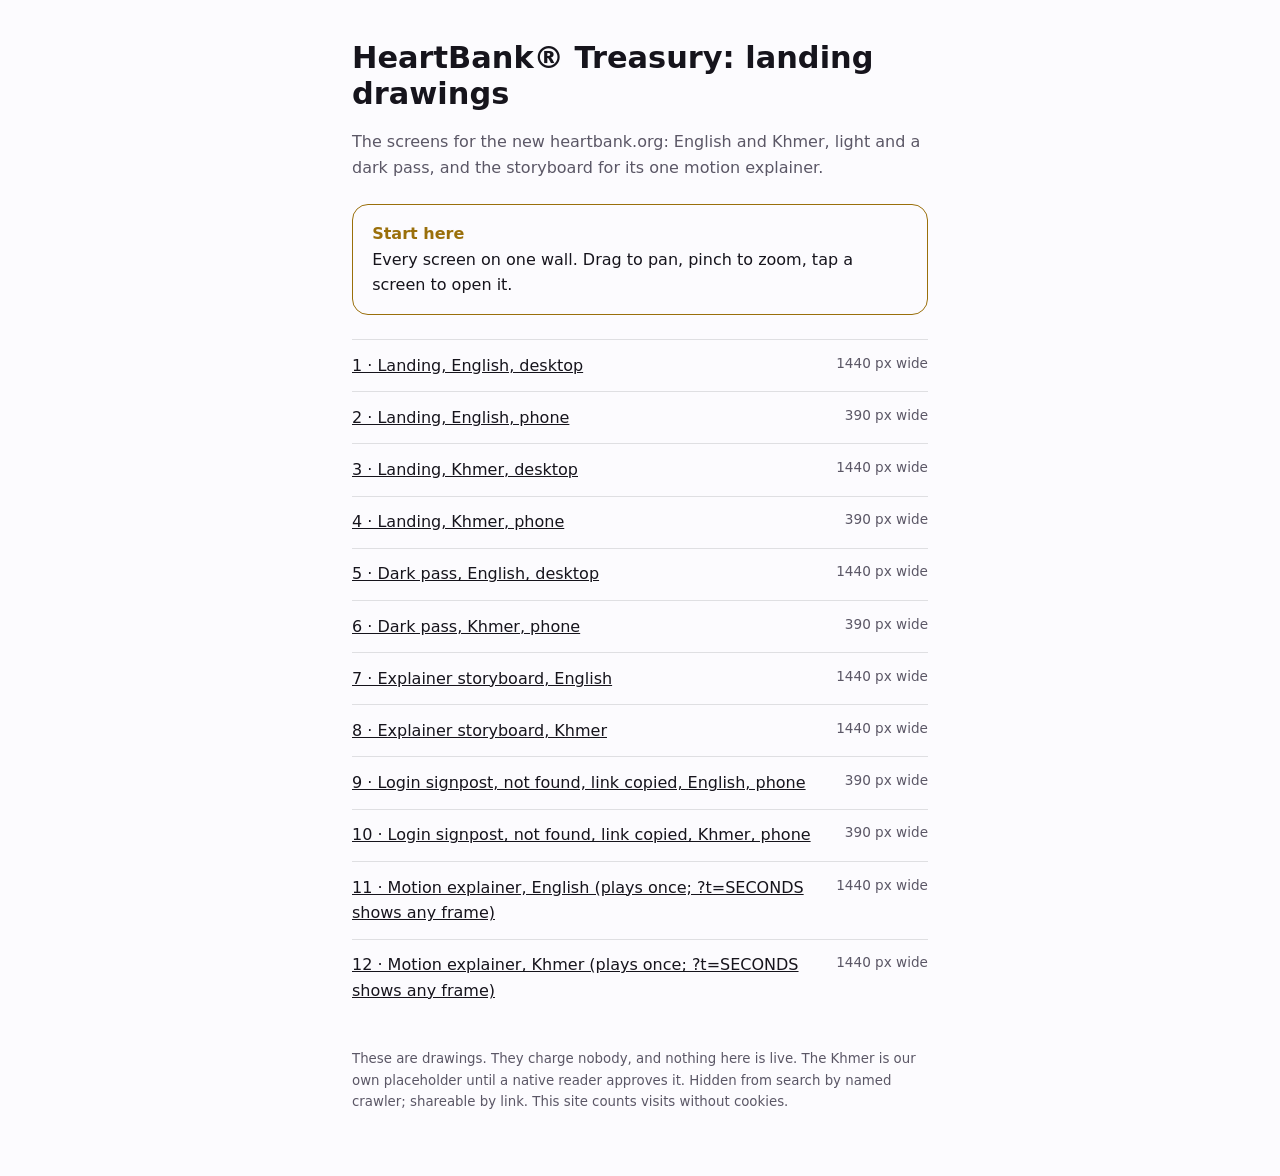
<file: index.html>
<!doctype html>
<html lang="en">
<head>
<meta charset="utf-8">
<meta name="viewport" content="width=device-width,initial-scale=1">
<meta name="color-scheme" content="light dark">
<meta name="googlebot" content="noindex,nofollow">
<meta name="bingbot" content="noindex,nofollow">
<meta name="slurp" content="noindex,nofollow">
<meta name="yandex" content="noindex,nofollow">
<script src="./analytics.js?v=28036868"></script>
<title>HeartBank&#174; Treasury: landing drawings</title>
<meta property="og:type" content="website">
<meta property="og:url" content="https://demo.heartbank.org/">
<meta property="og:site_name" content="HeartBank Treasury">
<meta property="og:title" content="HeartBank&#174; Treasury: landing drawings">
<meta property="og:description" content="The new heartbank.org, drawn in English and Khmer, light and dark. These are drawings. They charge nobody.">
<meta property="og:image" content="https://demo.heartbank.org/og.png">
<meta property="og:image:width" content="1200">
<meta property="og:image:height" content="630">
<meta property="og:image:alt" content="HeartBank Treasury on a dark ground with the B-Emblem standing in for the B.">
<meta name="twitter:card" content="summary_large_image">
<meta name="theme-color" content="#9a6f0b">
<style>[hidden]{display:none!important}
:root{--bg:#fcfbfe;--fg:#16141c;--dim:#5b5766;--line:rgba(20,16,30,0.12);--acc:#9a6f0b}
@media (prefers-color-scheme:dark){:root{--bg:#0a0a0f;--fg:#f5f5f7;--dim:#9b9ba5;--line:rgba(255,255,255,0.08);--acc:#f0b429}}
body{margin:0;padding:2.5rem 16px 4rem;background:var(--bg);color:var(--fg);font:1rem/1.6 system-ui,sans-serif}
main{max-width:36rem;margin:0 auto}
h1{font-size:1.9rem;line-height:1.2;margin:0 0 .5rem}
p{color:var(--dim)}
.start{display:block;border:1px solid var(--acc);border-radius:1rem;padding:1rem 1.2rem;margin:1.5rem 0;color:var(--fg);text-decoration:none}
.start b{color:var(--acc)}
ul{list-style:none;margin:0;padding:0}
li{display:flex;justify-content:space-between;gap:1rem;padding:.8rem 0;border-top:1px solid var(--line)}
li a{color:var(--fg)} .m{color:var(--dim);font-size:.85rem;white-space:nowrap}
small{display:block;margin-top:2rem;color:var(--dim)}</style>
</head>
<body>
<main>
<h1>HeartBank&#174; Treasury: landing drawings</h1>
<p>The screens for the new heartbank.org: English and Khmer, light and a dark pass, and the storyboard for its one motion explainer.</p>
<a class="start" href="wall.html"><b>Start here</b><br>Every screen on one wall. Drag to pan, pinch to zoom, tap a screen to open it.</a>
<ul><li><a href="LandingEnDesktop.html?v=6be7d524&w=1440">1 · Landing, English, desktop</a><span class="m">1440 px wide</span></li><li><a href="LandingEnPhone.html?v=ba71ead0&w=390">2 · Landing, English, phone</a><span class="m">390 px wide</span></li><li><a href="LandingKmDesktop.html?v=3205dc69&w=1440">3 · Landing, Khmer, desktop</a><span class="m">1440 px wide</span></li><li><a href="LandingKmPhone.html?v=940340db&w=390">4 · Landing, Khmer, phone</a><span class="m">390 px wide</span></li><li><a href="LandingEnDark.html?v=9dada7a8&w=1440">5 · Dark pass, English, desktop</a><span class="m">1440 px wide</span></li><li><a href="LandingKmDarkPhone.html?v=b06753ea&w=390">6 · Dark pass, Khmer, phone</a><span class="m">390 px wide</span></li><li><a href="ExplainerStoryboard.html?v=6aac579e&w=1440">7 · Explainer storyboard, English</a><span class="m">1440 px wide</span></li><li><a href="ExplainerStoryboardKm.html?v=0a5765d0&w=1440">8 · Explainer storyboard, Khmer</a><span class="m">1440 px wide</span></li><li><a href="StatesEn.html?v=c3200e54&w=390">9 · Login signpost, not found, link copied, English, phone</a><span class="m">390 px wide</span></li><li><a href="StatesKm.html?v=06a9e818&w=390">10 · Login signpost, not found, link copied, Khmer, phone</a><span class="m">390 px wide</span></li><li><a href="Explainer.html?v=9411993f&w=1440">11 · Motion explainer, English (plays once; ?t=SECONDS shows any frame)</a><span class="m">1440 px wide</span></li><li><a href="ExplainerKm.html?v=1f380c17&w=1440">12 · Motion explainer, Khmer (plays once; ?t=SECONDS shows any frame)</a><span class="m">1440 px wide</span></li></ul>
<small>These are drawings. They charge nobody, and nothing here is live. The Khmer is our own placeholder until a native reader approves it. Hidden from search by named crawler; shareable by link. This site counts visits without cookies.</small>
</main>
</body>
</html>
</file>
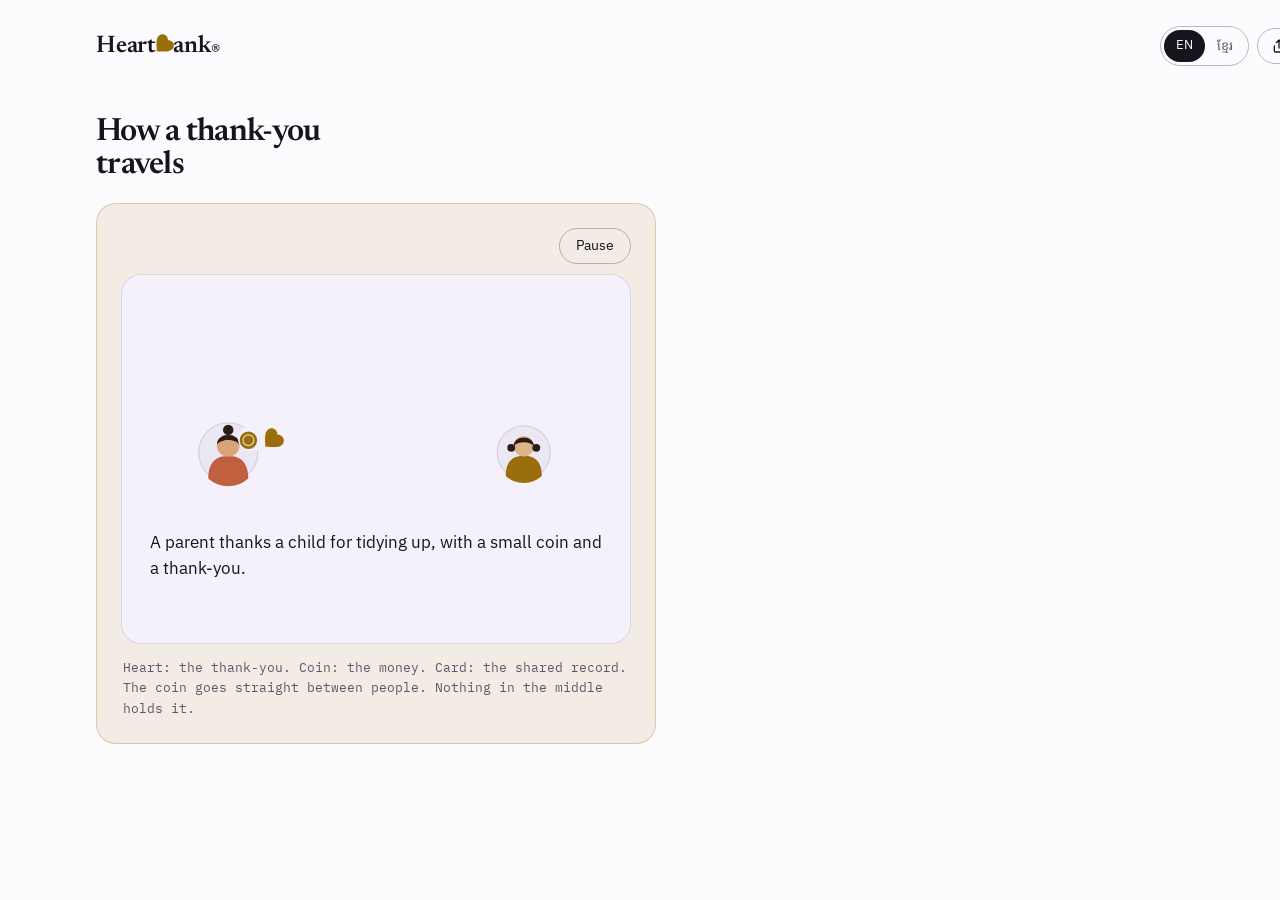
<file: Explainer.html>
<!doctype html>
<html lang="en" data-theme="light">
<head>
<meta charset="utf-8">
<meta name="viewport" content="width=1440">
<meta name="googlebot" content="noindex,nofollow"><meta name="bingbot" content="noindex,nofollow">
<link rel="stylesheet" href="https://fonts.googleapis.com/css2?family=Newsreader:opsz,wght@6..72,500;6..72,600&family=IBM+Plex+Sans:wght@400;500;600&family=IBM+Plex+Mono:wght@400;500&family=Noto+Sans+Khmer:wght@400;500;600&display=swap">
<link rel="stylesheet" href="board.css?v=a6d19623">
<style>[hidden]{display:none!important}</style>
<title>heartbank.org landing (en, light, desk)</title>
</head>
<body>
<div class="board desk"><header><div class="wordmark">Heart<svg viewBox="0 0 24 24" aria-hidden="true"><path fill="currentColor" d="M3.9743 20.0257L3.8824 18.0670C3.5430 11.1232 3.3167 6.5411 5.9896 3.8683C8.1675 1.6904 11.5899 1.6904 13.7678 3.8683C14.9981 5.0986 15.6062 6.8523 15.4719 8.5281C17.1477 8.3938 18.9014 9.0019 20.1317 10.2322C22.3096 12.4101 22.3096 15.8325 20.1317 18.0104C17.4589 20.6833 12.8768 20.4570 5.9260 20.1247L3.9743 20.0257Z"/></svg>ank<sup>®</sup></div><div class="tools"><div class="seg"><span class="on">EN</span><span class="km">ខ្មែរ</span></div><span class="share"><svg viewBox="0 0 24 24" aria-hidden="true"><path d="M12 3v12M12 3l-4 4M12 3l4 4M5 12v7a2 2 0 0 0 2 2h10a2 2 0 0 0 2-2v-7" fill="none" stroke="currentColor" stroke-width="2" stroke-linecap="round" stroke-linejoin="round"/></svg><span class="lbl">Share</span></span></div></header><section class="intro" style="padding:24px 0 8px;display:block"><h1 class="" style="font-size:2rem">How a thank-you travels</h1><div class="art" style="max-width:560px;margin-top:20px"><figure class="exp" data-explainer data-lang="en"><div class="exp-bar"><a class="exp-end" data-end href="https://thank.heartbank.org/">Open B-Treasury App &rarr;</a><div class="exp-ctl"><button type="button" class="exp-btn" data-toggle data-l-play="Play" data-l-pause="Pause" data-l-replay="Play again">Play</button></div></div><div class="poster"><div class="exp-stage"><svg viewBox="0 0 520 230" role="img" aria-label="A parent, a child, a grandparent and a fourth person: a coin and a heart pass between them while a shared card records the thanks."><defs><marker id="ar4" viewBox="0 0 10 10" refX="8" refY="5" markerWidth="7" markerHeight="7" orient="auto"><path d="M0 0L10 5L0 10Z" fill="var(--accent)"/></marker></defs><g transform="translate(90 172) scale(1.0)"><circle cx="0" cy="0" r="34" fill="var(--surface-2)" stroke="var(--line)" stroke-width="1.5"/><path d="M-23 30 C-23 10 -13 4 0 4 C13 4 23 10 23 30 A34 34 0 0 1 -23 30 Z" fill="#c0603f"/><circle cx="0" cy="-8" r="13" fill="#d9a47a"/><path d="M-13 -9 C-13 -24 13 -24 13 -9 C8 -16 -8 -16 -13 -9 Z" fill="#2a1d17"/><circle cx="0" cy="-26" r="6" fill="#2a1d17"/></g><g transform="translate(430 172) scale(0.9)"><circle cx="0" cy="0" r="34" fill="var(--surface-2)" stroke="var(--line)" stroke-width="1.5"/><path d="M-23 30 C-23 10 -13 4 0 4 C13 4 23 10 23 30 A34 34 0 0 1 -23 30 Z" fill="var(--accent)"/><circle cx="0" cy="-8" r="13" fill="#e0b48a"/><path d="M-13 -8 C-13 -23 13 -23 13 -8 C8 -15 -8 -15 -13 -8 Z" fill="#2a1d17"/><circle cx="-16" cy="-6" r="5" fill="#2a1d17"/><circle cx="16" cy="-6" r="5" fill="#2a1d17"/></g><g transform="translate(260 44) scale(1.0)"><circle cx="0" cy="0" r="34" fill="var(--surface-2)" stroke="var(--line)" stroke-width="1.5"/><path d="M-23 30 C-23 10 -13 4 0 4 C13 4 23 10 23 30 A34 34 0 0 1 -23 30 Z" fill="#4f7a62"/><circle cx="0" cy="-8" r="13" fill="#b98a63"/><path d="M-13 -7 C-14 -24 14 -24 13 -7 C9 -15 -9 -15 -13 -7 Z" fill="#c9c4c0"/></g><g transform="translate(480 44) scale(0.95)"><circle cx="0" cy="0" r="34" fill="var(--surface-2)" stroke="var(--line)" stroke-width="1.5"/><path d="M-23 30 C-23 10 -13 4 0 4 C13 4 23 10 23 30 A34 34 0 0 1 -23 30 Z" fill="#6b5b95"/><circle cx="0" cy="-8" r="13" fill="#c99a6e"/><path d="M-13 -9 C-13 -24 13 -24 13 -9 C8 -16 -8 -16 -13 -9 Z" fill="#2a1d17"/><circle cx="0" cy="-26" r="6" fill="#2a1d17"/></g><path d="M128 158 C190 128 330 128 392 158" fill="none" stroke="var(--accent)" stroke-width="3" stroke-linecap="round" opacity=".3" marker-end="url(#ar4)"/><g transform="translate(260 204)"><rect x="-46" y="-17" width="92" height="34" rx="8" fill="var(--bg)" stroke="var(--accent)" stroke-width="2"/><line x1="-32" y1="-4" x2="6" y2="-4" stroke="var(--accent)" stroke-width="3" stroke-linecap="round"/><line x1="-32" y1="7" x2="-8" y2="7" stroke="var(--line-strong)" stroke-width="3" stroke-linecap="round"/><path transform="translate(26 1) scale(0.68) translate(-12.7237 -11.2776)" d="M3.9743 20.0257L3.8824 18.0670C3.5430 11.1232 3.3167 6.5411 5.9896 3.8683C8.1675 1.6904 11.5899 1.6904 13.7678 3.8683C14.9981 5.0986 15.6062 6.8523 15.4719 8.5281C17.1477 8.3938 18.9014 9.0019 20.1317 10.2322C22.3096 12.4101 22.3096 15.8325 20.1317 18.0104C17.4589 20.6833 12.8768 20.4570 5.9260 20.1247L3.9743 20.0257Z" fill="var(--accent)"/></g><path d="M412 142 C384 112 346 84 308 62" fill="none" stroke="var(--accent)" stroke-width="3" stroke-linecap="round" opacity=".3" marker-end="url(#ar4)"/><path d="M312 44 C346 30 380 30 408 44" fill="none" stroke="var(--accent)" stroke-width="3" stroke-linecap="round" opacity="1" marker-end="url(#ar4)"/><rect x="381" y="28" width="55" height="28" rx="14" fill="var(--surface)"/><path d="M393 34 A10 10 0 0 0 393 54 Z" fill="var(--accent)"/><path transform="translate(423 41) scale(1.2) translate(-12.7237 -11.2776)" d="M3.9743 20.0257L3.8824 18.0670C3.5430 11.1232 3.3167 6.5411 5.9896 3.8683C8.1675 1.6904 11.5899 1.6904 13.7678 3.8683C14.9981 5.0986 15.6062 6.8523 15.4719 8.5281C17.1477 8.3938 18.9014 9.0019 20.1317 10.2322C22.3096 12.4101 22.3096 15.8325 20.1317 18.0104C17.4589 20.6833 12.8768 20.4570 5.9260 20.1247L3.9743 20.0257Z" fill="var(--accent)"/></svg></div><template><svg viewBox="0 0 520 230" role="img" aria-label="A parent, a child, a grandparent and a fourth person: a coin and a heart pass between them while a shared card records the thanks."><defs><marker id="arA" viewBox="0 0 10 10" refX="8" refY="5" markerWidth="7" markerHeight="7" orient="auto"><path d="M0 0L10 5L0 10Z" fill="var(--accent)"/></marker></defs><g transform="translate(90 172) scale(1.0)"><circle cx="0" cy="0" r="34" fill="var(--surface-2)" stroke="var(--line)" stroke-width="1.5"/><path d="M-23 30 C-23 10 -13 4 0 4 C13 4 23 10 23 30 A34 34 0 0 1 -23 30 Z" fill="#c0603f"/><circle cx="0" cy="-8" r="13" fill="#d9a47a"/><path d="M-13 -9 C-13 -24 13 -24 13 -9 C8 -16 -8 -16 -13 -9 Z" fill="#2a1d17"/><circle cx="0" cy="-26" r="6" fill="#2a1d17"/></g><g transform="translate(430 172) scale(0.9)"><circle cx="0" cy="0" r="34" fill="var(--surface-2)" stroke="var(--line)" stroke-width="1.5"/><path d="M-23 30 C-23 10 -13 4 0 4 C13 4 23 10 23 30 A34 34 0 0 1 -23 30 Z" fill="var(--accent)"/><circle cx="0" cy="-8" r="13" fill="#e0b48a"/><path d="M-13 -8 C-13 -23 13 -23 13 -8 C8 -15 -8 -15 -13 -8 Z" fill="#2a1d17"/><circle cx="-16" cy="-6" r="5" fill="#2a1d17"/><circle cx="16" cy="-6" r="5" fill="#2a1d17"/></g><g data-id="elder" opacity="0"><g transform="translate(260 44) scale(1.0)"><circle cx="0" cy="0" r="34" fill="var(--surface-2)" stroke="var(--line)" stroke-width="1.5"/><path d="M-23 30 C-23 10 -13 4 0 4 C13 4 23 10 23 30 A34 34 0 0 1 -23 30 Z" fill="#4f7a62"/><circle cx="0" cy="-8" r="13" fill="#b98a63"/><path d="M-13 -7 C-14 -24 14 -24 13 -7 C9 -15 -9 -15 -13 -7 Z" fill="#c9c4c0"/></g></g><g data-id="friend" opacity="0"><g transform="translate(480 44) scale(0.95)"><circle cx="0" cy="0" r="34" fill="var(--surface-2)" stroke="var(--line)" stroke-width="1.5"/><path d="M-23 30 C-23 10 -13 4 0 4 C13 4 23 10 23 30 A34 34 0 0 1 -23 30 Z" fill="#6b5b95"/><circle cx="0" cy="-8" r="13" fill="#c99a6e"/><path d="M-13 -9 C-13 -24 13 -24 13 -9 C8 -16 -8 -16 -13 -9 Z" fill="#2a1d17"/><circle cx="0" cy="-26" r="6" fill="#2a1d17"/></g></g><path data-id="pA" d="M128 158 C190 128 330 128 392 158" fill="none" stroke="var(--accent)" stroke-width="3" stroke-linecap="round" marker-end="url(#arA)" opacity="0"/><path data-id="pB" d="M412 142 C384 112 346 84 308 62" fill="none" stroke="var(--accent)" stroke-width="3" stroke-linecap="round" marker-end="url(#arA)" opacity="0"/><path data-id="pC" d="M312 44 C346 30 380 30 408 44" fill="none" stroke="var(--accent)" stroke-width="3" stroke-linecap="round" marker-end="url(#arA)" opacity="0"/><g data-id="card" opacity="0" transform="translate(260 204)"><rect x="-46" y="-17" width="92" height="34" rx="8" fill="var(--bg)" stroke="var(--accent)" stroke-width="2"/><line data-id="ln1" x1="-32" y1="-4" x2="6" y2="-4" stroke="var(--accent)" stroke-width="3" stroke-linecap="round" opacity="0"/><line data-id="ln2" x1="-32" y1="7" x2="-8" y2="7" stroke="var(--line-strong)" stroke-width="3" stroke-linecap="round" opacity="0"/><g data-id="cardHeart" opacity="0" transform="translate(26 1) scale(0)"><path transform="translate(0 0) scale(0.8) translate(-12.7237 -11.2776)" d="M3.9743 20.0257L3.8824 18.0670C3.5430 11.1232 3.3167 6.5411 5.9896 3.8683C8.1675 1.6904 11.5899 1.6904 13.7678 3.8683C14.9981 5.0986 15.6062 6.8523 15.4719 8.5281C17.1477 8.3938 18.9014 9.0019 20.1317 10.2322C22.3096 12.4101 22.3096 15.8325 20.1317 18.0104C17.4589 20.6833 12.8768 20.4570 5.9260 20.1247L3.9743 20.0257Z" fill="var(--accent)"/></g></g><g data-id="trav1" opacity="0"><rect x="-27" y="-16" width="55" height="28" rx="14" fill="var(--surface)"/><circle cx="-15" cy="0" r="10" fill="var(--accent)"/><circle cx="-15" cy="0" r="6.2" fill="none" stroke="var(--accent-ink)" stroke-width="1.4" opacity=".7"/><path transform="translate(15 -3) scale(1.2) translate(-12.7237 -11.2776)" d="M3.9743 20.0257L3.8824 18.0670C3.5430 11.1232 3.3167 6.5411 5.9896 3.8683C8.1675 1.6904 11.5899 1.6904 13.7678 3.8683C14.9981 5.0986 15.6062 6.8523 15.4719 8.5281C17.1477 8.3938 18.9014 9.0019 20.1317 10.2322C22.3096 12.4101 22.3096 15.8325 20.1317 18.0104C17.4589 20.6833 12.8768 20.4570 5.9260 20.1247L3.9743 20.0257Z" fill="var(--accent)"/></g><g data-id="trav2" opacity="0"><rect x="-27" y="-16" width="55" height="28" rx="14" fill="var(--surface)"/><path d="M-15 -10 A10 10 0 0 0 -15 10 Z" fill="var(--accent)"/><path transform="translate(15 -3) scale(1.2) translate(-12.7237 -11.2776)" d="M3.9743 20.0257L3.8824 18.0670C3.5430 11.1232 3.3167 6.5411 5.9896 3.8683C8.1675 1.6904 11.5899 1.6904 13.7678 3.8683C14.9981 5.0986 15.6062 6.8523 15.4719 8.5281C17.1477 8.3938 18.9014 9.0019 20.1317 10.2322C22.3096 12.4101 22.3096 15.8325 20.1317 18.0104C17.4589 20.6833 12.8768 20.4570 5.9260 20.1247L3.9743 20.0257Z" fill="var(--accent)"/></g><path data-id="halfR" opacity="0" d="M0 -10 A10 10 0 0 1 0 10 Z" fill="var(--accent)"/></svg></template><div class="exp-caps" aria-hidden="true"><span data-cap class="">A parent thanks a child for tidying up, with a small coin and a thank-you.</span><span data-cap class="">The thanks is written in a shared record.</span><span data-cap class="">The child keeps half and passes half on to a grandparent.</span><span data-cap class="">The thanks moves on to someone new. Thanks keep moving.</span></div></div><p class="note exp-legend">Heart: the thank-you. Coin: the money. Card: the shared record. The coin goes straight between people. Nothing in the middle holds it.</p><ol class="sr"><li>A parent thanks a child for tidying up, with a small coin and a thank-you.</li><li>The thanks is written in a shared record.</li><li>The child keeps half and passes half on to a grandparent.</li><li>The thanks moves on to someone new. Thanks keep moving.</li></ol><style>
.exp{margin:0}
.exp-stage svg{width:100%;height:auto;display:block}
.exp-caps{display:none;position:relative;min-height:5.4em;margin-top:6px}
.exp.is-live .exp-caps{display:block}
.exp-caps span{position:absolute;left:0;right:0;top:0;opacity:0;font-size:1.05rem;color:var(--ink)}
.exp-bar{display:flex;justify-content:space-between;align-items:center;gap:12px;margin:0 0 10px;min-height:2.1em}
.exp-ctl{display:none;margin:0 0 0 auto;text-align:right}
.exp.is-live .exp-ctl{display:block}
.exp-legend{margin:14px 2px 0}
.exp-end{display:inline-block;color:var(--accent);font-weight:600;text-decoration:underline;text-underline-offset:3px}
.exp-btn{font:inherit;font-size:.85rem;color:var(--ink);background:none;border:1px solid var(--line-strong);border-radius:var(--r-pill);padding:6px 16px;cursor:pointer}
.exp .sr{position:absolute;width:1px;height:1px;overflow:hidden;clip:rect(0 0 0 0);white-space:nowrap}
@media (prefers-reduced-motion:reduce){.exp-caps,.exp-ctl{display:none!important}}
</style><script>
(function(){var root=document.querySelector('[data-explainer]');if(!root)return;
var stage=root.querySelector('.exp-stage'),tpl=root.querySelector('template'),caps=[].slice.call(root.querySelectorAll('[data-cap]')),btn=root.querySelector('[data-toggle]'),en=root.querySelector('[data-end]');
var q=new URLSearchParams(location.search),fixed=q.has('t')?parseFloat(q.get('t')):null,END=26,
reduce=window.matchMedia&&matchMedia('(prefers-reduced-motion: reduce)').matches;
if(reduce&&fixed===null)return; /* the static frame already in the markup IS the reduced-motion frame */
stage.innerHTML=tpl.innerHTML;root.classList.add('is-live');var svg=stage.firstElementChild;
var $=function(i){return svg.querySelector('[data-id="'+i+'"]')},pA=$('pA'),pB=$('pB'),pC=$('pC'),LA=pA.getTotalLength(),LB=pB.getTotalLength(),LC=pC.getTotalLength();
var cl=function(x){return x<0?0:x>1?1:x},ez=function(u){return u<.5?2*u*u:1-Math.pow(-2*u+2,2)/2},P=function(t,a,b){return ez(cl((t-a)/(b-a)))};
var pt=function(p,L,u){var s=p.getPointAtLength(L*u);return[s.x,s.y]},mv=function(e,x,y,s){e.setAttribute('transform','translate('+x+' '+y+')'+(s?' scale('+s+')':''))},op=function(e,v){e.setAttribute('opacity',v)};
var drawn=function(e,L,u,o){e.style.strokeDasharray=L;e.style.strokeDashoffset=L*(1-u);if(e.hasAttribute('marker-end'))e.setAttribute('marker-end',u>.97?'url(#arA)':'none');op(e,u>0?(o==null?1:o):0)};
var O1=pt(pA,LA,1),B0=pt(pB,LB,0),KEEP=[492,169];
var T=[[0, 6], [6, 11], [11, 18], [18, 26]];
function render(t){
 op($('elder'),P(t,11,12));op($('friend'),P(t,18,19));
 drawn(pA,LA,P(t,1,4),t<11?1:1-.7*P(t,11,12));
 drawn(pB,LB,P(t,12.5,16),t<18?1:1-.7*P(t,18,19));
 drawn(pC,LC,P(t,19,22.5));
 var tr1=$('trav1');if(t>=1&&t<12){var a=pt(pA,LA,P(t,1,4));mv(tr1,a[0],a[1]);op(tr1,1)}else op(tr1,0);
 var tr2=$('trav2'),hr=$('halfR');
 if(t>=12){var x,y;
  if(t<12.5){var u=P(t,12,12.5);x=O1[0]+(B0[0]-O1[0])*u;y=O1[1]+(B0[1]-O1[1])*u}
  else if(t<16){var b=pt(pB,LB,P(t,12.5,16));x=b[0];y=b[1]}
  else if(t<19){var e=pt(pB,LB,1);x=e[0];y=e[1]}
  else{var c=pt(pC,LC,P(t,19,22.5));x=c[0];y=c[1]}
  mv(tr2,x,y);op(tr2,1);
  var k=P(t,12.5,14),sx=O1[0]-15,sy=O1[1];mv(hr,sx+(KEEP[0]-sx)*k,sy+(KEEP[1]-sy)*k,1+.1*k);op(hr,1)}
 else{op(tr2,0);op(hr,0)}
 if(en){var v=P(t,22.5,23.5);en.style.opacity=v;en.style.visibility=v>0?'visible':'hidden'}
 op($('card'),P(t,6,7));drawn($('ln1'),38,P(t,7,8.3));drawn($('ln2'),24,P(t,8.3,9.3));
 var h=P(t,9.5,10.3),ch=$('cardHeart');ch.setAttribute('transform','translate(26 1) scale('+(.85*h)+')');op(ch,h);
 caps.forEach(function(c,i){var s=T[i],o=Math.min(P(t,s[0],s[0]+.5),i===T.length-1?1:1-P(t,s[1]-.5,s[1]));c.style.opacity=t>=s[0]&&t<=s[1]?o:0});
}
var lbl=function(k){return btn.getAttribute('data-l-'+k)};
if(fixed!==null){render(fixed);if(btn)btn.hidden=true;return}
var t0=0,raf=0,last=0,playing=false;
function tick(now){if(!playing)return;var t=(now-last)/1000+t0;if(t>=END){t=END;playing=false;btn.textContent=lbl('replay')}render(t);if(playing)raf=requestAnimationFrame(tick);else t0=t}
function start(from){t0=from;last=performance.now();playing=true;btn.textContent=lbl('pause');raf=requestAnimationFrame(tick)}
btn.addEventListener('click',function(){if(playing){playing=false;cancelAnimationFrame(raf);t0=Math.min(END,(performance.now()-last)/1000+t0);btn.textContent=lbl('play')}else start(t0>=END?0:t0)});
render(0);btn.textContent=lbl('play');
if('IntersectionObserver' in window){var io=new IntersectionObserver(function(es){if(es[0].isIntersecting&&!playing&&t0===0){start(0);io.disconnect()}},{threshold:.55});io.observe(root)}else start(0);
})();
</script></figure></div></section></div>
</body>
</html>
</file>
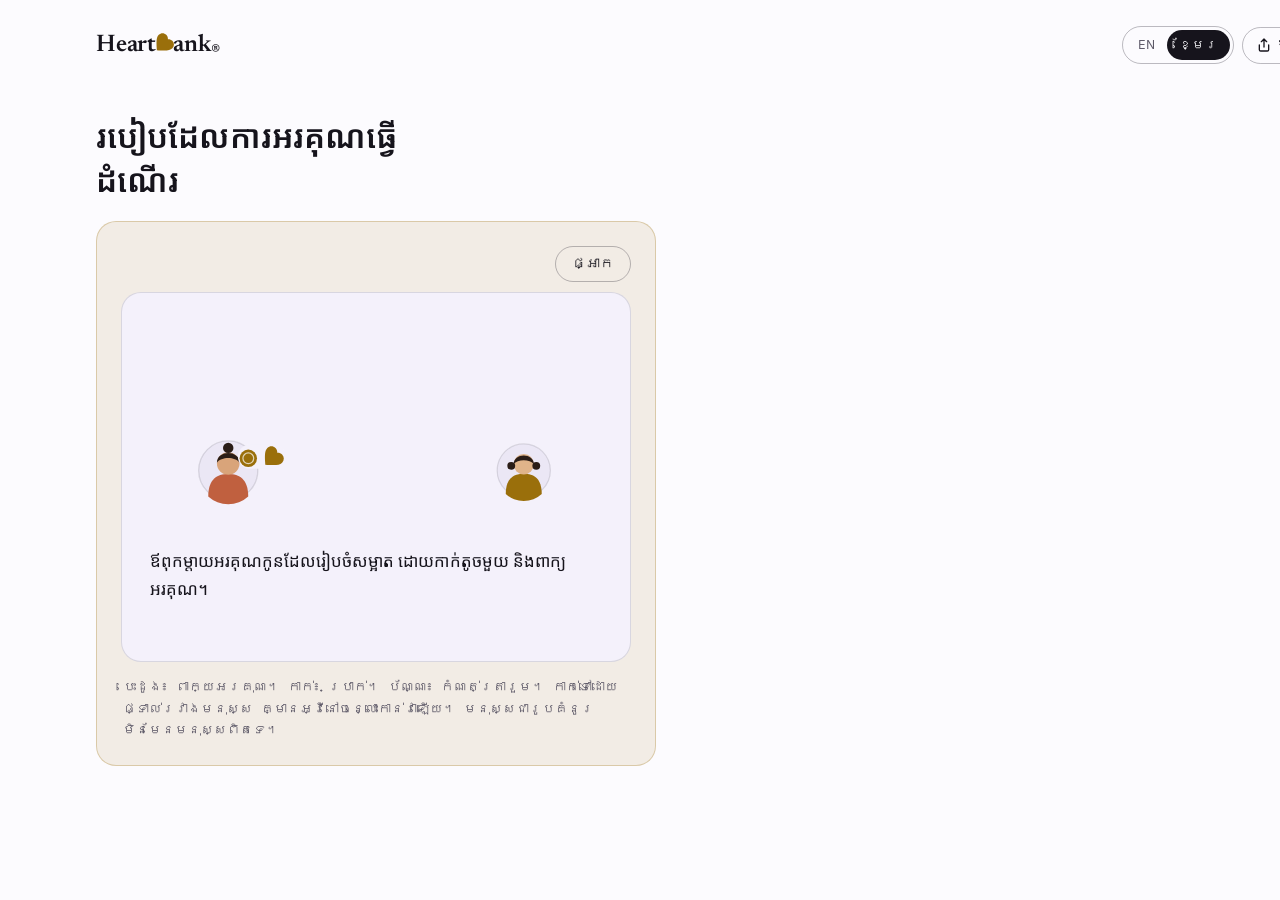
<file: ExplainerKm.html>
<!doctype html>
<html lang="km" data-theme="light">
<head>
<meta charset="utf-8">
<meta name="viewport" content="width=1440">
<meta name="googlebot" content="noindex,nofollow"><meta name="bingbot" content="noindex,nofollow">
<link rel="stylesheet" href="https://fonts.googleapis.com/css2?family=Newsreader:opsz,wght@6..72,500;6..72,600&family=IBM+Plex+Sans:wght@400;500;600&family=IBM+Plex+Mono:wght@400;500&family=Noto+Sans+Khmer:wght@400;500;600&display=swap">
<link rel="stylesheet" href="board.css?v=a6d19623">
<style>[hidden]{display:none!important}</style>
<title>heartbank.org landing (km, light, desk)</title>
</head>
<body>
<div class="board desk"><header><div class="wordmark">Heart<svg viewBox="0 0 24 24" aria-hidden="true"><path fill="currentColor" d="M3.9743 20.0257L3.8824 18.0670C3.5430 11.1232 3.3167 6.5411 5.9896 3.8683C8.1675 1.6904 11.5899 1.6904 13.7678 3.8683C14.9981 5.0986 15.6062 6.8523 15.4719 8.5281C17.1477 8.3938 18.9014 9.0019 20.1317 10.2322C22.3096 12.4101 22.3096 15.8325 20.1317 18.0104C17.4589 20.6833 12.8768 20.4570 5.9260 20.1247L3.9743 20.0257Z"/></svg>ank<sup>®</sup></div><div class="tools"><div class="seg"><span>EN</span><span class="on" class="km">ខ្មែរ</span></div><span class="share"><svg viewBox="0 0 24 24" aria-hidden="true"><path d="M12 3v12M12 3l-4 4M12 3l4 4M5 12v7a2 2 0 0 0 2 2h10a2 2 0 0 0 2-2v-7" fill="none" stroke="currentColor" stroke-width="2" stroke-linecap="round" stroke-linejoin="round"/></svg><span class="lbl km">ចែករំលែក</span></span></div></header><section class="intro" style="padding:24px 0 8px;display:block"><h1 class="km" style="font-size:2rem">របៀបដែលការអរគុណធ្វើដំណើរ</h1><div class="art" style="max-width:560px;margin-top:20px"><figure class="exp" data-explainer data-lang="km"><div class="exp-bar"><a class="exp-end km" data-end href="https://thank.heartbank.org/">បើកកម្មវិធី B-Treasury &rarr;</a><div class="exp-ctl"><button type="button" class="exp-btn km" data-toggle data-l-play="លេង" data-l-pause="ផ្អាក" data-l-replay="លេងម្តងទៀត">លេង</button></div></div><div class="poster"><div class="exp-stage"><svg viewBox="0 0 520 230" role="img" aria-label="ឪពុកម្តាយ កុមារ ជីដូនជីតា និងមនុស្សទីបួន៖ កាក់ និងបេះដូងឆ្លងកាត់ពួកគេ ហើយប័ណ្ណរួមកត់ត្រាការអរគុណ។"><defs><marker id="ar4" viewBox="0 0 10 10" refX="8" refY="5" markerWidth="7" markerHeight="7" orient="auto"><path d="M0 0L10 5L0 10Z" fill="var(--accent)"/></marker></defs><g transform="translate(90 172) scale(1.0)"><circle cx="0" cy="0" r="34" fill="var(--surface-2)" stroke="var(--line)" stroke-width="1.5"/><path d="M-23 30 C-23 10 -13 4 0 4 C13 4 23 10 23 30 A34 34 0 0 1 -23 30 Z" fill="#c0603f"/><circle cx="0" cy="-8" r="13" fill="#d9a47a"/><path d="M-13 -9 C-13 -24 13 -24 13 -9 C8 -16 -8 -16 -13 -9 Z" fill="#2a1d17"/><circle cx="0" cy="-26" r="6" fill="#2a1d17"/></g><g transform="translate(430 172) scale(0.9)"><circle cx="0" cy="0" r="34" fill="var(--surface-2)" stroke="var(--line)" stroke-width="1.5"/><path d="M-23 30 C-23 10 -13 4 0 4 C13 4 23 10 23 30 A34 34 0 0 1 -23 30 Z" fill="var(--accent)"/><circle cx="0" cy="-8" r="13" fill="#e0b48a"/><path d="M-13 -8 C-13 -23 13 -23 13 -8 C8 -15 -8 -15 -13 -8 Z" fill="#2a1d17"/><circle cx="-16" cy="-6" r="5" fill="#2a1d17"/><circle cx="16" cy="-6" r="5" fill="#2a1d17"/></g><g transform="translate(260 44) scale(1.0)"><circle cx="0" cy="0" r="34" fill="var(--surface-2)" stroke="var(--line)" stroke-width="1.5"/><path d="M-23 30 C-23 10 -13 4 0 4 C13 4 23 10 23 30 A34 34 0 0 1 -23 30 Z" fill="#4f7a62"/><circle cx="0" cy="-8" r="13" fill="#b98a63"/><path d="M-13 -7 C-14 -24 14 -24 13 -7 C9 -15 -9 -15 -13 -7 Z" fill="#c9c4c0"/></g><g transform="translate(480 44) scale(0.95)"><circle cx="0" cy="0" r="34" fill="var(--surface-2)" stroke="var(--line)" stroke-width="1.5"/><path d="M-23 30 C-23 10 -13 4 0 4 C13 4 23 10 23 30 A34 34 0 0 1 -23 30 Z" fill="#6b5b95"/><circle cx="0" cy="-8" r="13" fill="#c99a6e"/><path d="M-13 -9 C-13 -24 13 -24 13 -9 C8 -16 -8 -16 -13 -9 Z" fill="#2a1d17"/><circle cx="0" cy="-26" r="6" fill="#2a1d17"/></g><path d="M128 158 C190 128 330 128 392 158" fill="none" stroke="var(--accent)" stroke-width="3" stroke-linecap="round" opacity=".3" marker-end="url(#ar4)"/><g transform="translate(260 204)"><rect x="-46" y="-17" width="92" height="34" rx="8" fill="var(--bg)" stroke="var(--accent)" stroke-width="2"/><line x1="-32" y1="-4" x2="6" y2="-4" stroke="var(--accent)" stroke-width="3" stroke-linecap="round"/><line x1="-32" y1="7" x2="-8" y2="7" stroke="var(--line-strong)" stroke-width="3" stroke-linecap="round"/><path transform="translate(26 1) scale(0.68) translate(-12.7237 -11.2776)" d="M3.9743 20.0257L3.8824 18.0670C3.5430 11.1232 3.3167 6.5411 5.9896 3.8683C8.1675 1.6904 11.5899 1.6904 13.7678 3.8683C14.9981 5.0986 15.6062 6.8523 15.4719 8.5281C17.1477 8.3938 18.9014 9.0019 20.1317 10.2322C22.3096 12.4101 22.3096 15.8325 20.1317 18.0104C17.4589 20.6833 12.8768 20.4570 5.9260 20.1247L3.9743 20.0257Z" fill="var(--accent)"/></g><path d="M412 142 C384 112 346 84 308 62" fill="none" stroke="var(--accent)" stroke-width="3" stroke-linecap="round" opacity=".3" marker-end="url(#ar4)"/><path d="M312 44 C346 30 380 30 408 44" fill="none" stroke="var(--accent)" stroke-width="3" stroke-linecap="round" opacity="1" marker-end="url(#ar4)"/><rect x="381" y="28" width="55" height="28" rx="14" fill="var(--surface)"/><path d="M393 34 A10 10 0 0 0 393 54 Z" fill="var(--accent)"/><path transform="translate(423 41) scale(1.2) translate(-12.7237 -11.2776)" d="M3.9743 20.0257L3.8824 18.0670C3.5430 11.1232 3.3167 6.5411 5.9896 3.8683C8.1675 1.6904 11.5899 1.6904 13.7678 3.8683C14.9981 5.0986 15.6062 6.8523 15.4719 8.5281C17.1477 8.3938 18.9014 9.0019 20.1317 10.2322C22.3096 12.4101 22.3096 15.8325 20.1317 18.0104C17.4589 20.6833 12.8768 20.4570 5.9260 20.1247L3.9743 20.0257Z" fill="var(--accent)"/></svg></div><template><svg viewBox="0 0 520 230" role="img" aria-label="ឪពុកម្តាយ កុមារ ជីដូនជីតា និងមនុស្សទីបួន៖ កាក់ និងបេះដូងឆ្លងកាត់ពួកគេ ហើយប័ណ្ណរួមកត់ត្រាការអរគុណ។"><defs><marker id="arA" viewBox="0 0 10 10" refX="8" refY="5" markerWidth="7" markerHeight="7" orient="auto"><path d="M0 0L10 5L0 10Z" fill="var(--accent)"/></marker></defs><g transform="translate(90 172) scale(1.0)"><circle cx="0" cy="0" r="34" fill="var(--surface-2)" stroke="var(--line)" stroke-width="1.5"/><path d="M-23 30 C-23 10 -13 4 0 4 C13 4 23 10 23 30 A34 34 0 0 1 -23 30 Z" fill="#c0603f"/><circle cx="0" cy="-8" r="13" fill="#d9a47a"/><path d="M-13 -9 C-13 -24 13 -24 13 -9 C8 -16 -8 -16 -13 -9 Z" fill="#2a1d17"/><circle cx="0" cy="-26" r="6" fill="#2a1d17"/></g><g transform="translate(430 172) scale(0.9)"><circle cx="0" cy="0" r="34" fill="var(--surface-2)" stroke="var(--line)" stroke-width="1.5"/><path d="M-23 30 C-23 10 -13 4 0 4 C13 4 23 10 23 30 A34 34 0 0 1 -23 30 Z" fill="var(--accent)"/><circle cx="0" cy="-8" r="13" fill="#e0b48a"/><path d="M-13 -8 C-13 -23 13 -23 13 -8 C8 -15 -8 -15 -13 -8 Z" fill="#2a1d17"/><circle cx="-16" cy="-6" r="5" fill="#2a1d17"/><circle cx="16" cy="-6" r="5" fill="#2a1d17"/></g><g data-id="elder" opacity="0"><g transform="translate(260 44) scale(1.0)"><circle cx="0" cy="0" r="34" fill="var(--surface-2)" stroke="var(--line)" stroke-width="1.5"/><path d="M-23 30 C-23 10 -13 4 0 4 C13 4 23 10 23 30 A34 34 0 0 1 -23 30 Z" fill="#4f7a62"/><circle cx="0" cy="-8" r="13" fill="#b98a63"/><path d="M-13 -7 C-14 -24 14 -24 13 -7 C9 -15 -9 -15 -13 -7 Z" fill="#c9c4c0"/></g></g><g data-id="friend" opacity="0"><g transform="translate(480 44) scale(0.95)"><circle cx="0" cy="0" r="34" fill="var(--surface-2)" stroke="var(--line)" stroke-width="1.5"/><path d="M-23 30 C-23 10 -13 4 0 4 C13 4 23 10 23 30 A34 34 0 0 1 -23 30 Z" fill="#6b5b95"/><circle cx="0" cy="-8" r="13" fill="#c99a6e"/><path d="M-13 -9 C-13 -24 13 -24 13 -9 C8 -16 -8 -16 -13 -9 Z" fill="#2a1d17"/><circle cx="0" cy="-26" r="6" fill="#2a1d17"/></g></g><path data-id="pA" d="M128 158 C190 128 330 128 392 158" fill="none" stroke="var(--accent)" stroke-width="3" stroke-linecap="round" marker-end="url(#arA)" opacity="0"/><path data-id="pB" d="M412 142 C384 112 346 84 308 62" fill="none" stroke="var(--accent)" stroke-width="3" stroke-linecap="round" marker-end="url(#arA)" opacity="0"/><path data-id="pC" d="M312 44 C346 30 380 30 408 44" fill="none" stroke="var(--accent)" stroke-width="3" stroke-linecap="round" marker-end="url(#arA)" opacity="0"/><g data-id="card" opacity="0" transform="translate(260 204)"><rect x="-46" y="-17" width="92" height="34" rx="8" fill="var(--bg)" stroke="var(--accent)" stroke-width="2"/><line data-id="ln1" x1="-32" y1="-4" x2="6" y2="-4" stroke="var(--accent)" stroke-width="3" stroke-linecap="round" opacity="0"/><line data-id="ln2" x1="-32" y1="7" x2="-8" y2="7" stroke="var(--line-strong)" stroke-width="3" stroke-linecap="round" opacity="0"/><g data-id="cardHeart" opacity="0" transform="translate(26 1) scale(0)"><path transform="translate(0 0) scale(0.8) translate(-12.7237 -11.2776)" d="M3.9743 20.0257L3.8824 18.0670C3.5430 11.1232 3.3167 6.5411 5.9896 3.8683C8.1675 1.6904 11.5899 1.6904 13.7678 3.8683C14.9981 5.0986 15.6062 6.8523 15.4719 8.5281C17.1477 8.3938 18.9014 9.0019 20.1317 10.2322C22.3096 12.4101 22.3096 15.8325 20.1317 18.0104C17.4589 20.6833 12.8768 20.4570 5.9260 20.1247L3.9743 20.0257Z" fill="var(--accent)"/></g></g><g data-id="trav1" opacity="0"><rect x="-27" y="-16" width="55" height="28" rx="14" fill="var(--surface)"/><circle cx="-15" cy="0" r="10" fill="var(--accent)"/><circle cx="-15" cy="0" r="6.2" fill="none" stroke="var(--accent-ink)" stroke-width="1.4" opacity=".7"/><path transform="translate(15 -3) scale(1.2) translate(-12.7237 -11.2776)" d="M3.9743 20.0257L3.8824 18.0670C3.5430 11.1232 3.3167 6.5411 5.9896 3.8683C8.1675 1.6904 11.5899 1.6904 13.7678 3.8683C14.9981 5.0986 15.6062 6.8523 15.4719 8.5281C17.1477 8.3938 18.9014 9.0019 20.1317 10.2322C22.3096 12.4101 22.3096 15.8325 20.1317 18.0104C17.4589 20.6833 12.8768 20.4570 5.9260 20.1247L3.9743 20.0257Z" fill="var(--accent)"/></g><g data-id="trav2" opacity="0"><rect x="-27" y="-16" width="55" height="28" rx="14" fill="var(--surface)"/><path d="M-15 -10 A10 10 0 0 0 -15 10 Z" fill="var(--accent)"/><path transform="translate(15 -3) scale(1.2) translate(-12.7237 -11.2776)" d="M3.9743 20.0257L3.8824 18.0670C3.5430 11.1232 3.3167 6.5411 5.9896 3.8683C8.1675 1.6904 11.5899 1.6904 13.7678 3.8683C14.9981 5.0986 15.6062 6.8523 15.4719 8.5281C17.1477 8.3938 18.9014 9.0019 20.1317 10.2322C22.3096 12.4101 22.3096 15.8325 20.1317 18.0104C17.4589 20.6833 12.8768 20.4570 5.9260 20.1247L3.9743 20.0257Z" fill="var(--accent)"/></g><path data-id="halfR" opacity="0" d="M0 -10 A10 10 0 0 1 0 10 Z" fill="var(--accent)"/></svg></template><div class="exp-caps km" aria-hidden="true"><span data-cap class="km">ឪពុកម្តាយអរគុណកូនដែលរៀបចំសម្អាត ដោយកាក់តូចមួយ និងពាក្យអរគុណ។</span><span data-cap class="km">ការអរគុណត្រូវបានសរសេរក្នុងកំណត់ត្រារួម។</span><span data-cap class="km">កុមារទុកពាក់កណ្តាល ហើយឲ្យពាក់កណ្តាលទៀតបន្តទៅជីដូនជីតា។</span><span data-cap class="km">ការអរគុណបន្តទៅមនុស្សថ្មី។ ការអរគុណបន្តធ្វើដំណើរ។</span></div></div><p class="note exp-legend km">បេះដូង៖ ពាក្យអរគុណ។ កាក់៖ ប្រាក់។ ប័ណ្ណ៖ កំណត់ត្រារួម។ កាក់ទៅដោយផ្ទាល់រវាងមនុស្ស គ្មានអ្វីនៅចន្លោះកាន់វាឡើយ។ មនុស្សជារូបគំនូរ មិនមែនមនុស្សពិតទេ។</p><ol class="sr"><li>ឪពុកម្តាយអរគុណកូនដែលរៀបចំសម្អាត ដោយកាក់តូចមួយ និងពាក្យអរគុណ។</li><li>ការអរគុណត្រូវបានសរសេរក្នុងកំណត់ត្រារួម។</li><li>កុមារទុកពាក់កណ្តាល ហើយឲ្យពាក់កណ្តាលទៀតបន្តទៅជីដូនជីតា។</li><li>ការអរគុណបន្តទៅមនុស្សថ្មី។ ការអរគុណបន្តធ្វើដំណើរ។</li></ol><style>
.exp{margin:0}
.exp-stage svg{width:100%;height:auto;display:block}
.exp-caps{display:none;position:relative;min-height:5.4em;margin-top:6px}
.exp.is-live .exp-caps{display:block}
.exp-caps span{position:absolute;left:0;right:0;top:0;opacity:0;font-size:1.05rem;color:var(--ink)}
.exp-bar{display:flex;justify-content:space-between;align-items:center;gap:12px;margin:0 0 10px;min-height:2.1em}
.exp-ctl{display:none;margin:0 0 0 auto;text-align:right}
.exp.is-live .exp-ctl{display:block}
.exp-legend{margin:14px 2px 0}
.exp-end{display:inline-block;color:var(--accent);font-weight:600;text-decoration:underline;text-underline-offset:3px}
.exp-btn{font:inherit;font-size:.85rem;color:var(--ink);background:none;border:1px solid var(--line-strong);border-radius:var(--r-pill);padding:6px 16px;cursor:pointer}
.exp .sr{position:absolute;width:1px;height:1px;overflow:hidden;clip:rect(0 0 0 0);white-space:nowrap}
@media (prefers-reduced-motion:reduce){.exp-caps,.exp-ctl{display:none!important}}
</style><script>
(function(){var root=document.querySelector('[data-explainer]');if(!root)return;
var stage=root.querySelector('.exp-stage'),tpl=root.querySelector('template'),caps=[].slice.call(root.querySelectorAll('[data-cap]')),btn=root.querySelector('[data-toggle]'),en=root.querySelector('[data-end]');
var q=new URLSearchParams(location.search),fixed=q.has('t')?parseFloat(q.get('t')):null,END=26,
reduce=window.matchMedia&&matchMedia('(prefers-reduced-motion: reduce)').matches;
if(reduce&&fixed===null)return; /* the static frame already in the markup IS the reduced-motion frame */
stage.innerHTML=tpl.innerHTML;root.classList.add('is-live');var svg=stage.firstElementChild;
var $=function(i){return svg.querySelector('[data-id="'+i+'"]')},pA=$('pA'),pB=$('pB'),pC=$('pC'),LA=pA.getTotalLength(),LB=pB.getTotalLength(),LC=pC.getTotalLength();
var cl=function(x){return x<0?0:x>1?1:x},ez=function(u){return u<.5?2*u*u:1-Math.pow(-2*u+2,2)/2},P=function(t,a,b){return ez(cl((t-a)/(b-a)))};
var pt=function(p,L,u){var s=p.getPointAtLength(L*u);return[s.x,s.y]},mv=function(e,x,y,s){e.setAttribute('transform','translate('+x+' '+y+')'+(s?' scale('+s+')':''))},op=function(e,v){e.setAttribute('opacity',v)};
var drawn=function(e,L,u,o){e.style.strokeDasharray=L;e.style.strokeDashoffset=L*(1-u);if(e.hasAttribute('marker-end'))e.setAttribute('marker-end',u>.97?'url(#arA)':'none');op(e,u>0?(o==null?1:o):0)};
var O1=pt(pA,LA,1),B0=pt(pB,LB,0),KEEP=[492,169];
var T=[[0, 6], [6, 11], [11, 18], [18, 26]];
function render(t){
 op($('elder'),P(t,11,12));op($('friend'),P(t,18,19));
 drawn(pA,LA,P(t,1,4),t<11?1:1-.7*P(t,11,12));
 drawn(pB,LB,P(t,12.5,16),t<18?1:1-.7*P(t,18,19));
 drawn(pC,LC,P(t,19,22.5));
 var tr1=$('trav1');if(t>=1&&t<12){var a=pt(pA,LA,P(t,1,4));mv(tr1,a[0],a[1]);op(tr1,1)}else op(tr1,0);
 var tr2=$('trav2'),hr=$('halfR');
 if(t>=12){var x,y;
  if(t<12.5){var u=P(t,12,12.5);x=O1[0]+(B0[0]-O1[0])*u;y=O1[1]+(B0[1]-O1[1])*u}
  else if(t<16){var b=pt(pB,LB,P(t,12.5,16));x=b[0];y=b[1]}
  else if(t<19){var e=pt(pB,LB,1);x=e[0];y=e[1]}
  else{var c=pt(pC,LC,P(t,19,22.5));x=c[0];y=c[1]}
  mv(tr2,x,y);op(tr2,1);
  var k=P(t,12.5,14),sx=O1[0]-15,sy=O1[1];mv(hr,sx+(KEEP[0]-sx)*k,sy+(KEEP[1]-sy)*k,1+.1*k);op(hr,1)}
 else{op(tr2,0);op(hr,0)}
 if(en){var v=P(t,22.5,23.5);en.style.opacity=v;en.style.visibility=v>0?'visible':'hidden'}
 op($('card'),P(t,6,7));drawn($('ln1'),38,P(t,7,8.3));drawn($('ln2'),24,P(t,8.3,9.3));
 var h=P(t,9.5,10.3),ch=$('cardHeart');ch.setAttribute('transform','translate(26 1) scale('+(.85*h)+')');op(ch,h);
 caps.forEach(function(c,i){var s=T[i],o=Math.min(P(t,s[0],s[0]+.5),i===T.length-1?1:1-P(t,s[1]-.5,s[1]));c.style.opacity=t>=s[0]&&t<=s[1]?o:0});
}
var lbl=function(k){return btn.getAttribute('data-l-'+k)};
if(fixed!==null){render(fixed);if(btn)btn.hidden=true;return}
var t0=0,raf=0,last=0,playing=false;
function tick(now){if(!playing)return;var t=(now-last)/1000+t0;if(t>=END){t=END;playing=false;btn.textContent=lbl('replay')}render(t);if(playing)raf=requestAnimationFrame(tick);else t0=t}
function start(from){t0=from;last=performance.now();playing=true;btn.textContent=lbl('pause');raf=requestAnimationFrame(tick)}
btn.addEventListener('click',function(){if(playing){playing=false;cancelAnimationFrame(raf);t0=Math.min(END,(performance.now()-last)/1000+t0);btn.textContent=lbl('play')}else start(t0>=END?0:t0)});
render(0);btn.textContent=lbl('play');
if('IntersectionObserver' in window){var io=new IntersectionObserver(function(es){if(es[0].isIntersecting&&!playing&&t0===0){start(0);io.disconnect()}},{threshold:.55});io.observe(root)}else start(0);
})();
</script></figure></div></section></div>
</body>
</html>
</file>
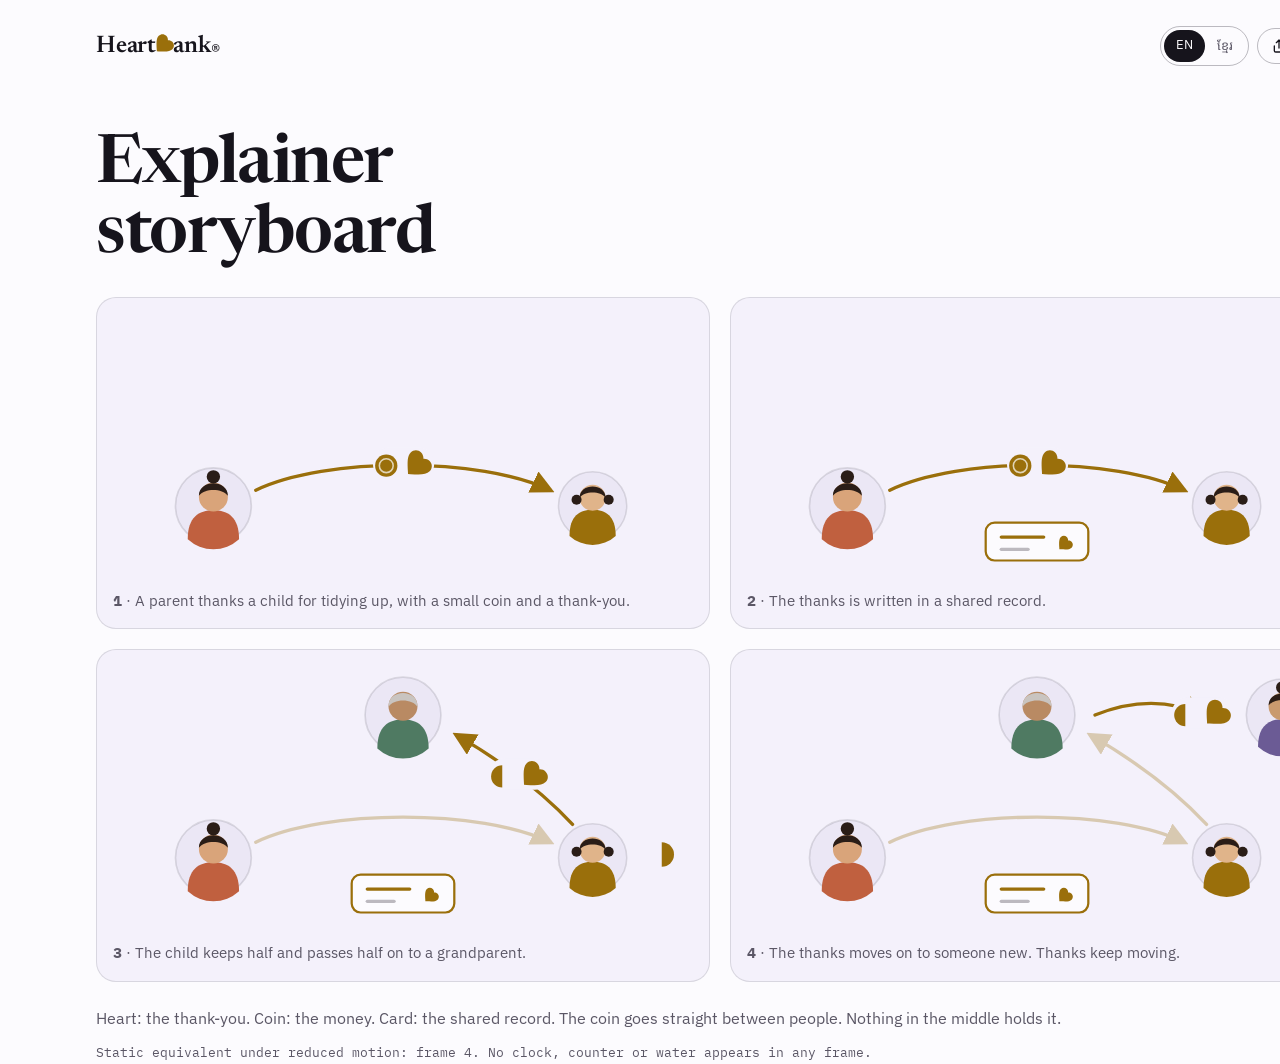
<file: ExplainerStoryboard.html>
<!doctype html>
<html lang="en" data-theme="light">
<head>
<meta charset="utf-8">
<meta name="viewport" content="width=1440">
<meta name="googlebot" content="noindex,nofollow"><meta name="bingbot" content="noindex,nofollow">
<link rel="stylesheet" href="https://fonts.googleapis.com/css2?family=Newsreader:opsz,wght@6..72,500;6..72,600&family=IBM+Plex+Sans:wght@400;500;600&family=IBM+Plex+Mono:wght@400;500&family=Noto+Sans+Khmer:wght@400;500;600&display=swap">
<link rel="stylesheet" href="board.css?v=a6d19623">
<style>[hidden]{display:none!important}</style>
<title>heartbank.org landing (en, light, desk)</title>
</head>
<body>
<div class="board desk"><header><div class="wordmark">Heart<svg viewBox="0 0 24 24" aria-hidden="true"><path fill="currentColor" d="M3.9743 20.0257L3.8824 18.0670C3.5430 11.1232 3.3167 6.5411 5.9896 3.8683C8.1675 1.6904 11.5899 1.6904 13.7678 3.8683C14.9981 5.0986 15.6062 6.8523 15.4719 8.5281C17.1477 8.3938 18.9014 9.0019 20.1317 10.2322C22.3096 12.4101 22.3096 15.8325 20.1317 18.0104C17.4589 20.6833 12.8768 20.4570 5.9260 20.1247L3.9743 20.0257Z"/></svg>ank<sup>®</sup></div><div class="tools"><div class="seg"><span class="on">EN</span><span class="km">ខ្មែរ</span></div><span class="share"><svg viewBox="0 0 24 24" aria-hidden="true"><path d="M12 3v12M12 3l-4 4M12 3l4 4M5 12v7a2 2 0 0 0 2 2h10a2 2 0 0 0 2-2v-7" fill="none" stroke="currentColor" stroke-width="2" stroke-linecap="round" stroke-linejoin="round"/></svg><span class="lbl">Share</span></span></div></header><section class="intro" style="padding-bottom:24px"><h1 class="">Explainer storyboard</h1></section><div class="sb"><figure><svg viewBox="0 0 520 230" role="img" aria-hidden="true"><defs><marker id="ar1" viewBox="0 0 10 10" refX="8" refY="5" markerWidth="7" markerHeight="7" orient="auto"><path d="M0 0L10 5L0 10Z" fill="var(--accent)"/></marker></defs><g transform="translate(90 172) scale(1.0)"><circle cx="0" cy="0" r="34" fill="var(--surface-2)" stroke="var(--line)" stroke-width="1.5"/><path d="M-23 30 C-23 10 -13 4 0 4 C13 4 23 10 23 30 A34 34 0 0 1 -23 30 Z" fill="#c0603f"/><circle cx="0" cy="-8" r="13" fill="#d9a47a"/><path d="M-13 -9 C-13 -24 13 -24 13 -9 C8 -16 -8 -16 -13 -9 Z" fill="#2a1d17"/><circle cx="0" cy="-26" r="6" fill="#2a1d17"/></g><g transform="translate(430 172) scale(0.9)"><circle cx="0" cy="0" r="34" fill="var(--surface-2)" stroke="var(--line)" stroke-width="1.5"/><path d="M-23 30 C-23 10 -13 4 0 4 C13 4 23 10 23 30 A34 34 0 0 1 -23 30 Z" fill="var(--accent)"/><circle cx="0" cy="-8" r="13" fill="#e0b48a"/><path d="M-13 -8 C-13 -23 13 -23 13 -8 C8 -15 -8 -15 -13 -8 Z" fill="#2a1d17"/><circle cx="-16" cy="-6" r="5" fill="#2a1d17"/><circle cx="16" cy="-6" r="5" fill="#2a1d17"/></g><path d="M128 158 C190 128 330 128 392 158" fill="none" stroke="var(--accent)" stroke-width="3" stroke-linecap="round" opacity="1" marker-end="url(#ar1)"/><rect x="233" y="120" width="55" height="28" rx="14" fill="var(--surface)"/><circle cx="245" cy="136" r="10" fill="var(--accent)"/><circle cx="245" cy="136" r="6.2" fill="none" stroke="var(--accent-ink)" stroke-width="1.4" opacity=".7"/><path transform="translate(275 133) scale(1.2) translate(-12.7237 -11.2776)" d="M3.9743 20.0257L3.8824 18.0670C3.5430 11.1232 3.3167 6.5411 5.9896 3.8683C8.1675 1.6904 11.5899 1.6904 13.7678 3.8683C14.9981 5.0986 15.6062 6.8523 15.4719 8.5281C17.1477 8.3938 18.9014 9.0019 20.1317 10.2322C22.3096 12.4101 22.3096 15.8325 20.1317 18.0104C17.4589 20.6833 12.8768 20.4570 5.9260 20.1247L3.9743 20.0257Z" fill="var(--accent)"/></svg><figcaption><b class="mono">1</b> · <span class="">A parent thanks a child for tidying up, with a small coin and a thank-you.</span></figcaption></figure><figure><svg viewBox="0 0 520 230" role="img" aria-hidden="true"><defs><marker id="ar2" viewBox="0 0 10 10" refX="8" refY="5" markerWidth="7" markerHeight="7" orient="auto"><path d="M0 0L10 5L0 10Z" fill="var(--accent)"/></marker></defs><g transform="translate(90 172) scale(1.0)"><circle cx="0" cy="0" r="34" fill="var(--surface-2)" stroke="var(--line)" stroke-width="1.5"/><path d="M-23 30 C-23 10 -13 4 0 4 C13 4 23 10 23 30 A34 34 0 0 1 -23 30 Z" fill="#c0603f"/><circle cx="0" cy="-8" r="13" fill="#d9a47a"/><path d="M-13 -9 C-13 -24 13 -24 13 -9 C8 -16 -8 -16 -13 -9 Z" fill="#2a1d17"/><circle cx="0" cy="-26" r="6" fill="#2a1d17"/></g><g transform="translate(430 172) scale(0.9)"><circle cx="0" cy="0" r="34" fill="var(--surface-2)" stroke="var(--line)" stroke-width="1.5"/><path d="M-23 30 C-23 10 -13 4 0 4 C13 4 23 10 23 30 A34 34 0 0 1 -23 30 Z" fill="var(--accent)"/><circle cx="0" cy="-8" r="13" fill="#e0b48a"/><path d="M-13 -8 C-13 -23 13 -23 13 -8 C8 -15 -8 -15 -13 -8 Z" fill="#2a1d17"/><circle cx="-16" cy="-6" r="5" fill="#2a1d17"/><circle cx="16" cy="-6" r="5" fill="#2a1d17"/></g><path d="M128 158 C190 128 330 128 392 158" fill="none" stroke="var(--accent)" stroke-width="3" stroke-linecap="round" opacity="1" marker-end="url(#ar2)"/><rect x="233" y="120" width="55" height="28" rx="14" fill="var(--surface)"/><circle cx="245" cy="136" r="10" fill="var(--accent)"/><circle cx="245" cy="136" r="6.2" fill="none" stroke="var(--accent-ink)" stroke-width="1.4" opacity=".7"/><path transform="translate(275 133) scale(1.2) translate(-12.7237 -11.2776)" d="M3.9743 20.0257L3.8824 18.0670C3.5430 11.1232 3.3167 6.5411 5.9896 3.8683C8.1675 1.6904 11.5899 1.6904 13.7678 3.8683C14.9981 5.0986 15.6062 6.8523 15.4719 8.5281C17.1477 8.3938 18.9014 9.0019 20.1317 10.2322C22.3096 12.4101 22.3096 15.8325 20.1317 18.0104C17.4589 20.6833 12.8768 20.4570 5.9260 20.1247L3.9743 20.0257Z" fill="var(--accent)"/><g transform="translate(260 204)"><rect x="-46" y="-17" width="92" height="34" rx="8" fill="var(--bg)" stroke="var(--accent)" stroke-width="2"/><line x1="-32" y1="-4" x2="6" y2="-4" stroke="var(--accent)" stroke-width="3" stroke-linecap="round"/><line x1="-32" y1="7" x2="-8" y2="7" stroke="var(--line-strong)" stroke-width="3" stroke-linecap="round"/><path transform="translate(26 1) scale(0.68) translate(-12.7237 -11.2776)" d="M3.9743 20.0257L3.8824 18.0670C3.5430 11.1232 3.3167 6.5411 5.9896 3.8683C8.1675 1.6904 11.5899 1.6904 13.7678 3.8683C14.9981 5.0986 15.6062 6.8523 15.4719 8.5281C17.1477 8.3938 18.9014 9.0019 20.1317 10.2322C22.3096 12.4101 22.3096 15.8325 20.1317 18.0104C17.4589 20.6833 12.8768 20.4570 5.9260 20.1247L3.9743 20.0257Z" fill="var(--accent)"/></g></svg><figcaption><b class="mono">2</b> · <span class="">The thanks is written in a shared record.</span></figcaption></figure><figure><svg viewBox="0 0 520 230" role="img" aria-hidden="true"><defs><marker id="ar3" viewBox="0 0 10 10" refX="8" refY="5" markerWidth="7" markerHeight="7" orient="auto"><path d="M0 0L10 5L0 10Z" fill="var(--accent)"/></marker></defs><g transform="translate(90 172) scale(1.0)"><circle cx="0" cy="0" r="34" fill="var(--surface-2)" stroke="var(--line)" stroke-width="1.5"/><path d="M-23 30 C-23 10 -13 4 0 4 C13 4 23 10 23 30 A34 34 0 0 1 -23 30 Z" fill="#c0603f"/><circle cx="0" cy="-8" r="13" fill="#d9a47a"/><path d="M-13 -9 C-13 -24 13 -24 13 -9 C8 -16 -8 -16 -13 -9 Z" fill="#2a1d17"/><circle cx="0" cy="-26" r="6" fill="#2a1d17"/></g><g transform="translate(430 172) scale(0.9)"><circle cx="0" cy="0" r="34" fill="var(--surface-2)" stroke="var(--line)" stroke-width="1.5"/><path d="M-23 30 C-23 10 -13 4 0 4 C13 4 23 10 23 30 A34 34 0 0 1 -23 30 Z" fill="var(--accent)"/><circle cx="0" cy="-8" r="13" fill="#e0b48a"/><path d="M-13 -8 C-13 -23 13 -23 13 -8 C8 -15 -8 -15 -13 -8 Z" fill="#2a1d17"/><circle cx="-16" cy="-6" r="5" fill="#2a1d17"/><circle cx="16" cy="-6" r="5" fill="#2a1d17"/></g><g transform="translate(260 44) scale(1.0)"><circle cx="0" cy="0" r="34" fill="var(--surface-2)" stroke="var(--line)" stroke-width="1.5"/><path d="M-23 30 C-23 10 -13 4 0 4 C13 4 23 10 23 30 A34 34 0 0 1 -23 30 Z" fill="#4f7a62"/><circle cx="0" cy="-8" r="13" fill="#b98a63"/><path d="M-13 -7 C-14 -24 14 -24 13 -7 C9 -15 -9 -15 -13 -7 Z" fill="#c9c4c0"/></g><path d="M128 158 C190 128 330 128 392 158" fill="none" stroke="var(--accent)" stroke-width="3" stroke-linecap="round" opacity=".3" marker-end="url(#ar3)"/><g transform="translate(260 204)"><rect x="-46" y="-17" width="92" height="34" rx="8" fill="var(--bg)" stroke="var(--accent)" stroke-width="2"/><line x1="-32" y1="-4" x2="6" y2="-4" stroke="var(--accent)" stroke-width="3" stroke-linecap="round"/><line x1="-32" y1="7" x2="-8" y2="7" stroke="var(--line-strong)" stroke-width="3" stroke-linecap="round"/><path transform="translate(26 1) scale(0.68) translate(-12.7237 -11.2776)" d="M3.9743 20.0257L3.8824 18.0670C3.5430 11.1232 3.3167 6.5411 5.9896 3.8683C8.1675 1.6904 11.5899 1.6904 13.7678 3.8683C14.9981 5.0986 15.6062 6.8523 15.4719 8.5281C17.1477 8.3938 18.9014 9.0019 20.1317 10.2322C22.3096 12.4101 22.3096 15.8325 20.1317 18.0104C17.4589 20.6833 12.8768 20.4570 5.9260 20.1247L3.9743 20.0257Z" fill="var(--accent)"/></g><path d="M412 142 C384 112 346 84 308 62" fill="none" stroke="var(--accent)" stroke-width="3" stroke-linecap="round" opacity="1" marker-end="url(#ar3)"/><rect x="337" y="83" width="55" height="28" rx="14" fill="var(--surface)"/><path d="M349 89 A10 10 0 0 0 349 109 Z" fill="var(--accent)"/><path transform="translate(379 96) scale(1.2) translate(-12.7237 -11.2776)" d="M3.9743 20.0257L3.8824 18.0670C3.5430 11.1232 3.3167 6.5411 5.9896 3.8683C8.1675 1.6904 11.5899 1.6904 13.7678 3.8683C14.9981 5.0986 15.6062 6.8523 15.4719 8.5281C17.1477 8.3938 18.9014 9.0019 20.1317 10.2322C22.3096 12.4101 22.3096 15.8325 20.1317 18.0104C17.4589 20.6833 12.8768 20.4570 5.9260 20.1247L3.9743 20.0257Z" fill="var(--accent)"/><path d="M492 158 A11 11 0 0 1 492 180 Z" fill="var(--accent)"/></svg><figcaption><b class="mono">3</b> · <span class="">The child keeps half and passes half on to a grandparent.</span></figcaption></figure><figure><svg viewBox="0 0 520 230" role="img" aria-hidden="true"><defs><marker id="ar4" viewBox="0 0 10 10" refX="8" refY="5" markerWidth="7" markerHeight="7" orient="auto"><path d="M0 0L10 5L0 10Z" fill="var(--accent)"/></marker></defs><g transform="translate(90 172) scale(1.0)"><circle cx="0" cy="0" r="34" fill="var(--surface-2)" stroke="var(--line)" stroke-width="1.5"/><path d="M-23 30 C-23 10 -13 4 0 4 C13 4 23 10 23 30 A34 34 0 0 1 -23 30 Z" fill="#c0603f"/><circle cx="0" cy="-8" r="13" fill="#d9a47a"/><path d="M-13 -9 C-13 -24 13 -24 13 -9 C8 -16 -8 -16 -13 -9 Z" fill="#2a1d17"/><circle cx="0" cy="-26" r="6" fill="#2a1d17"/></g><g transform="translate(430 172) scale(0.9)"><circle cx="0" cy="0" r="34" fill="var(--surface-2)" stroke="var(--line)" stroke-width="1.5"/><path d="M-23 30 C-23 10 -13 4 0 4 C13 4 23 10 23 30 A34 34 0 0 1 -23 30 Z" fill="var(--accent)"/><circle cx="0" cy="-8" r="13" fill="#e0b48a"/><path d="M-13 -8 C-13 -23 13 -23 13 -8 C8 -15 -8 -15 -13 -8 Z" fill="#2a1d17"/><circle cx="-16" cy="-6" r="5" fill="#2a1d17"/><circle cx="16" cy="-6" r="5" fill="#2a1d17"/></g><g transform="translate(260 44) scale(1.0)"><circle cx="0" cy="0" r="34" fill="var(--surface-2)" stroke="var(--line)" stroke-width="1.5"/><path d="M-23 30 C-23 10 -13 4 0 4 C13 4 23 10 23 30 A34 34 0 0 1 -23 30 Z" fill="#4f7a62"/><circle cx="0" cy="-8" r="13" fill="#b98a63"/><path d="M-13 -7 C-14 -24 14 -24 13 -7 C9 -15 -9 -15 -13 -7 Z" fill="#c9c4c0"/></g><g transform="translate(480 44) scale(0.95)"><circle cx="0" cy="0" r="34" fill="var(--surface-2)" stroke="var(--line)" stroke-width="1.5"/><path d="M-23 30 C-23 10 -13 4 0 4 C13 4 23 10 23 30 A34 34 0 0 1 -23 30 Z" fill="#6b5b95"/><circle cx="0" cy="-8" r="13" fill="#c99a6e"/><path d="M-13 -9 C-13 -24 13 -24 13 -9 C8 -16 -8 -16 -13 -9 Z" fill="#2a1d17"/><circle cx="0" cy="-26" r="6" fill="#2a1d17"/></g><path d="M128 158 C190 128 330 128 392 158" fill="none" stroke="var(--accent)" stroke-width="3" stroke-linecap="round" opacity=".3" marker-end="url(#ar4)"/><g transform="translate(260 204)"><rect x="-46" y="-17" width="92" height="34" rx="8" fill="var(--bg)" stroke="var(--accent)" stroke-width="2"/><line x1="-32" y1="-4" x2="6" y2="-4" stroke="var(--accent)" stroke-width="3" stroke-linecap="round"/><line x1="-32" y1="7" x2="-8" y2="7" stroke="var(--line-strong)" stroke-width="3" stroke-linecap="round"/><path transform="translate(26 1) scale(0.68) translate(-12.7237 -11.2776)" d="M3.9743 20.0257L3.8824 18.0670C3.5430 11.1232 3.3167 6.5411 5.9896 3.8683C8.1675 1.6904 11.5899 1.6904 13.7678 3.8683C14.9981 5.0986 15.6062 6.8523 15.4719 8.5281C17.1477 8.3938 18.9014 9.0019 20.1317 10.2322C22.3096 12.4101 22.3096 15.8325 20.1317 18.0104C17.4589 20.6833 12.8768 20.4570 5.9260 20.1247L3.9743 20.0257Z" fill="var(--accent)"/></g><path d="M412 142 C384 112 346 84 308 62" fill="none" stroke="var(--accent)" stroke-width="3" stroke-linecap="round" opacity=".3" marker-end="url(#ar4)"/><path d="M312 44 C346 30 380 30 408 44" fill="none" stroke="var(--accent)" stroke-width="3" stroke-linecap="round" opacity="1" marker-end="url(#ar4)"/><rect x="381" y="28" width="55" height="28" rx="14" fill="var(--surface)"/><path d="M393 34 A10 10 0 0 0 393 54 Z" fill="var(--accent)"/><path transform="translate(423 41) scale(1.2) translate(-12.7237 -11.2776)" d="M3.9743 20.0257L3.8824 18.0670C3.5430 11.1232 3.3167 6.5411 5.9896 3.8683C8.1675 1.6904 11.5899 1.6904 13.7678 3.8683C14.9981 5.0986 15.6062 6.8523 15.4719 8.5281C17.1477 8.3938 18.9014 9.0019 20.1317 10.2322C22.3096 12.4101 22.3096 15.8325 20.1317 18.0104C17.4589 20.6833 12.8768 20.4570 5.9260 20.1247L3.9743 20.0257Z" fill="var(--accent)"/></svg><figcaption><b class="mono">4</b> · <span class="">The thanks moves on to someone new. Thanks keep moving.</span></figcaption></figure></div><p class="" style="margin:24px 0 0;color:var(--ink-dim)">Heart: the thank-you. Coin: the money. Card: the shared record. The coin goes straight between people. Nothing in the middle holds it.</p><p class="note">Static equivalent under reduced motion: frame 4. No clock, counter or water appears in any frame.</p></div>
</body>
</html>
</file>
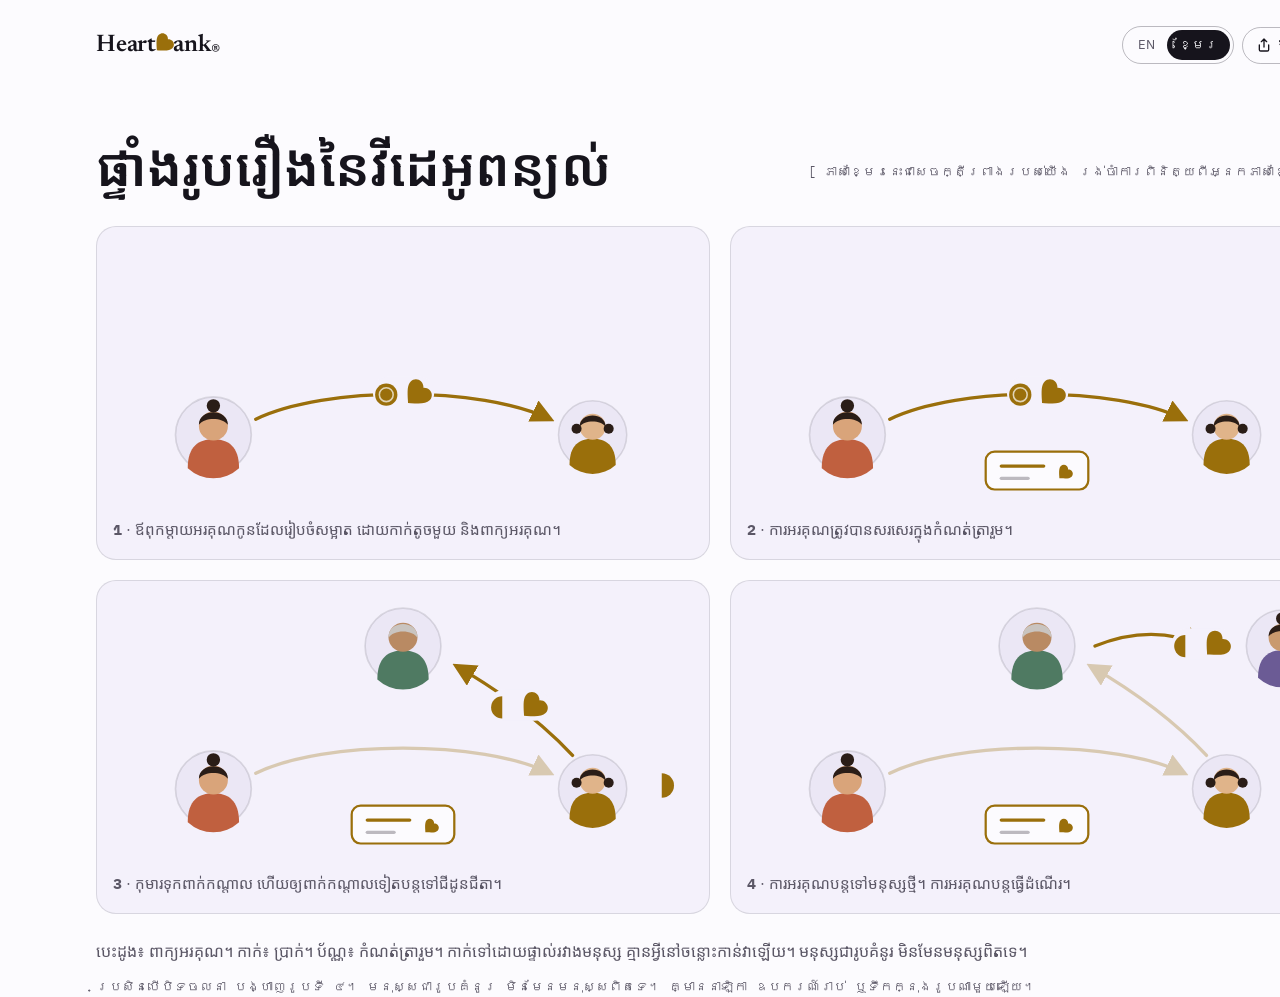
<file: ExplainerStoryboardKm.html>
<!doctype html>
<html lang="km" data-theme="light">
<head>
<meta charset="utf-8">
<meta name="viewport" content="width=1440">
<meta name="googlebot" content="noindex,nofollow"><meta name="bingbot" content="noindex,nofollow">
<link rel="stylesheet" href="https://fonts.googleapis.com/css2?family=Newsreader:opsz,wght@6..72,500;6..72,600&family=IBM+Plex+Sans:wght@400;500;600&family=IBM+Plex+Mono:wght@400;500&family=Noto+Sans+Khmer:wght@400;500;600&display=swap">
<link rel="stylesheet" href="board.css?v=a6d19623">
<style>[hidden]{display:none!important}</style>
<title>heartbank.org landing (km, light, desk)</title>
</head>
<body>
<div class="board desk"><header><div class="wordmark">Heart<svg viewBox="0 0 24 24" aria-hidden="true"><path fill="currentColor" d="M3.9743 20.0257L3.8824 18.0670C3.5430 11.1232 3.3167 6.5411 5.9896 3.8683C8.1675 1.6904 11.5899 1.6904 13.7678 3.8683C14.9981 5.0986 15.6062 6.8523 15.4719 8.5281C17.1477 8.3938 18.9014 9.0019 20.1317 10.2322C22.3096 12.4101 22.3096 15.8325 20.1317 18.0104C17.4589 20.6833 12.8768 20.4570 5.9260 20.1247L3.9743 20.0257Z"/></svg>ank<sup>®</sup></div><div class="tools"><div class="seg"><span>EN</span><span class="on" class="km">ខ្មែរ</span></div><span class="share"><svg viewBox="0 0 24 24" aria-hidden="true"><path d="M12 3v12M12 3l-4 4M12 3l4 4M5 12v7a2 2 0 0 0 2 2h10a2 2 0 0 0 2-2v-7" fill="none" stroke="currentColor" stroke-width="2" stroke-linecap="round" stroke-linejoin="round"/></svg><span class="lbl km">ចែករំលែក</span></span></div></header><section class="intro" style="padding-bottom:24px"><h1 class="km">ផ្ទាំងរូបរឿងនៃវីដេអូពន្យល់</h1><p class="note km">[ ភាសាខ្មែរនេះជាសេចក្តីព្រាងរបស់យើង រង់ចាំការពិនិត្យពីអ្នកភាសាខ្មែរ ]</p></section><div class="sb"><figure><svg viewBox="0 0 520 230" role="img" aria-hidden="true"><defs><marker id="ar1" viewBox="0 0 10 10" refX="8" refY="5" markerWidth="7" markerHeight="7" orient="auto"><path d="M0 0L10 5L0 10Z" fill="var(--accent)"/></marker></defs><g transform="translate(90 172) scale(1.0)"><circle cx="0" cy="0" r="34" fill="var(--surface-2)" stroke="var(--line)" stroke-width="1.5"/><path d="M-23 30 C-23 10 -13 4 0 4 C13 4 23 10 23 30 A34 34 0 0 1 -23 30 Z" fill="#c0603f"/><circle cx="0" cy="-8" r="13" fill="#d9a47a"/><path d="M-13 -9 C-13 -24 13 -24 13 -9 C8 -16 -8 -16 -13 -9 Z" fill="#2a1d17"/><circle cx="0" cy="-26" r="6" fill="#2a1d17"/></g><g transform="translate(430 172) scale(0.9)"><circle cx="0" cy="0" r="34" fill="var(--surface-2)" stroke="var(--line)" stroke-width="1.5"/><path d="M-23 30 C-23 10 -13 4 0 4 C13 4 23 10 23 30 A34 34 0 0 1 -23 30 Z" fill="var(--accent)"/><circle cx="0" cy="-8" r="13" fill="#e0b48a"/><path d="M-13 -8 C-13 -23 13 -23 13 -8 C8 -15 -8 -15 -13 -8 Z" fill="#2a1d17"/><circle cx="-16" cy="-6" r="5" fill="#2a1d17"/><circle cx="16" cy="-6" r="5" fill="#2a1d17"/></g><path d="M128 158 C190 128 330 128 392 158" fill="none" stroke="var(--accent)" stroke-width="3" stroke-linecap="round" opacity="1" marker-end="url(#ar1)"/><rect x="233" y="120" width="55" height="28" rx="14" fill="var(--surface)"/><circle cx="245" cy="136" r="10" fill="var(--accent)"/><circle cx="245" cy="136" r="6.2" fill="none" stroke="var(--accent-ink)" stroke-width="1.4" opacity=".7"/><path transform="translate(275 133) scale(1.2) translate(-12.7237 -11.2776)" d="M3.9743 20.0257L3.8824 18.0670C3.5430 11.1232 3.3167 6.5411 5.9896 3.8683C8.1675 1.6904 11.5899 1.6904 13.7678 3.8683C14.9981 5.0986 15.6062 6.8523 15.4719 8.5281C17.1477 8.3938 18.9014 9.0019 20.1317 10.2322C22.3096 12.4101 22.3096 15.8325 20.1317 18.0104C17.4589 20.6833 12.8768 20.4570 5.9260 20.1247L3.9743 20.0257Z" fill="var(--accent)"/></svg><figcaption><b class="mono">1</b> · <span class="km">ឪពុកម្តាយអរគុណកូនដែលរៀបចំសម្អាត ដោយកាក់តូចមួយ និងពាក្យអរគុណ។</span></figcaption></figure><figure><svg viewBox="0 0 520 230" role="img" aria-hidden="true"><defs><marker id="ar2" viewBox="0 0 10 10" refX="8" refY="5" markerWidth="7" markerHeight="7" orient="auto"><path d="M0 0L10 5L0 10Z" fill="var(--accent)"/></marker></defs><g transform="translate(90 172) scale(1.0)"><circle cx="0" cy="0" r="34" fill="var(--surface-2)" stroke="var(--line)" stroke-width="1.5"/><path d="M-23 30 C-23 10 -13 4 0 4 C13 4 23 10 23 30 A34 34 0 0 1 -23 30 Z" fill="#c0603f"/><circle cx="0" cy="-8" r="13" fill="#d9a47a"/><path d="M-13 -9 C-13 -24 13 -24 13 -9 C8 -16 -8 -16 -13 -9 Z" fill="#2a1d17"/><circle cx="0" cy="-26" r="6" fill="#2a1d17"/></g><g transform="translate(430 172) scale(0.9)"><circle cx="0" cy="0" r="34" fill="var(--surface-2)" stroke="var(--line)" stroke-width="1.5"/><path d="M-23 30 C-23 10 -13 4 0 4 C13 4 23 10 23 30 A34 34 0 0 1 -23 30 Z" fill="var(--accent)"/><circle cx="0" cy="-8" r="13" fill="#e0b48a"/><path d="M-13 -8 C-13 -23 13 -23 13 -8 C8 -15 -8 -15 -13 -8 Z" fill="#2a1d17"/><circle cx="-16" cy="-6" r="5" fill="#2a1d17"/><circle cx="16" cy="-6" r="5" fill="#2a1d17"/></g><path d="M128 158 C190 128 330 128 392 158" fill="none" stroke="var(--accent)" stroke-width="3" stroke-linecap="round" opacity="1" marker-end="url(#ar2)"/><rect x="233" y="120" width="55" height="28" rx="14" fill="var(--surface)"/><circle cx="245" cy="136" r="10" fill="var(--accent)"/><circle cx="245" cy="136" r="6.2" fill="none" stroke="var(--accent-ink)" stroke-width="1.4" opacity=".7"/><path transform="translate(275 133) scale(1.2) translate(-12.7237 -11.2776)" d="M3.9743 20.0257L3.8824 18.0670C3.5430 11.1232 3.3167 6.5411 5.9896 3.8683C8.1675 1.6904 11.5899 1.6904 13.7678 3.8683C14.9981 5.0986 15.6062 6.8523 15.4719 8.5281C17.1477 8.3938 18.9014 9.0019 20.1317 10.2322C22.3096 12.4101 22.3096 15.8325 20.1317 18.0104C17.4589 20.6833 12.8768 20.4570 5.9260 20.1247L3.9743 20.0257Z" fill="var(--accent)"/><g transform="translate(260 204)"><rect x="-46" y="-17" width="92" height="34" rx="8" fill="var(--bg)" stroke="var(--accent)" stroke-width="2"/><line x1="-32" y1="-4" x2="6" y2="-4" stroke="var(--accent)" stroke-width="3" stroke-linecap="round"/><line x1="-32" y1="7" x2="-8" y2="7" stroke="var(--line-strong)" stroke-width="3" stroke-linecap="round"/><path transform="translate(26 1) scale(0.68) translate(-12.7237 -11.2776)" d="M3.9743 20.0257L3.8824 18.0670C3.5430 11.1232 3.3167 6.5411 5.9896 3.8683C8.1675 1.6904 11.5899 1.6904 13.7678 3.8683C14.9981 5.0986 15.6062 6.8523 15.4719 8.5281C17.1477 8.3938 18.9014 9.0019 20.1317 10.2322C22.3096 12.4101 22.3096 15.8325 20.1317 18.0104C17.4589 20.6833 12.8768 20.4570 5.9260 20.1247L3.9743 20.0257Z" fill="var(--accent)"/></g></svg><figcaption><b class="mono">2</b> · <span class="km">ការអរគុណត្រូវបានសរសេរក្នុងកំណត់ត្រារួម។</span></figcaption></figure><figure><svg viewBox="0 0 520 230" role="img" aria-hidden="true"><defs><marker id="ar3" viewBox="0 0 10 10" refX="8" refY="5" markerWidth="7" markerHeight="7" orient="auto"><path d="M0 0L10 5L0 10Z" fill="var(--accent)"/></marker></defs><g transform="translate(90 172) scale(1.0)"><circle cx="0" cy="0" r="34" fill="var(--surface-2)" stroke="var(--line)" stroke-width="1.5"/><path d="M-23 30 C-23 10 -13 4 0 4 C13 4 23 10 23 30 A34 34 0 0 1 -23 30 Z" fill="#c0603f"/><circle cx="0" cy="-8" r="13" fill="#d9a47a"/><path d="M-13 -9 C-13 -24 13 -24 13 -9 C8 -16 -8 -16 -13 -9 Z" fill="#2a1d17"/><circle cx="0" cy="-26" r="6" fill="#2a1d17"/></g><g transform="translate(430 172) scale(0.9)"><circle cx="0" cy="0" r="34" fill="var(--surface-2)" stroke="var(--line)" stroke-width="1.5"/><path d="M-23 30 C-23 10 -13 4 0 4 C13 4 23 10 23 30 A34 34 0 0 1 -23 30 Z" fill="var(--accent)"/><circle cx="0" cy="-8" r="13" fill="#e0b48a"/><path d="M-13 -8 C-13 -23 13 -23 13 -8 C8 -15 -8 -15 -13 -8 Z" fill="#2a1d17"/><circle cx="-16" cy="-6" r="5" fill="#2a1d17"/><circle cx="16" cy="-6" r="5" fill="#2a1d17"/></g><g transform="translate(260 44) scale(1.0)"><circle cx="0" cy="0" r="34" fill="var(--surface-2)" stroke="var(--line)" stroke-width="1.5"/><path d="M-23 30 C-23 10 -13 4 0 4 C13 4 23 10 23 30 A34 34 0 0 1 -23 30 Z" fill="#4f7a62"/><circle cx="0" cy="-8" r="13" fill="#b98a63"/><path d="M-13 -7 C-14 -24 14 -24 13 -7 C9 -15 -9 -15 -13 -7 Z" fill="#c9c4c0"/></g><path d="M128 158 C190 128 330 128 392 158" fill="none" stroke="var(--accent)" stroke-width="3" stroke-linecap="round" opacity=".3" marker-end="url(#ar3)"/><g transform="translate(260 204)"><rect x="-46" y="-17" width="92" height="34" rx="8" fill="var(--bg)" stroke="var(--accent)" stroke-width="2"/><line x1="-32" y1="-4" x2="6" y2="-4" stroke="var(--accent)" stroke-width="3" stroke-linecap="round"/><line x1="-32" y1="7" x2="-8" y2="7" stroke="var(--line-strong)" stroke-width="3" stroke-linecap="round"/><path transform="translate(26 1) scale(0.68) translate(-12.7237 -11.2776)" d="M3.9743 20.0257L3.8824 18.0670C3.5430 11.1232 3.3167 6.5411 5.9896 3.8683C8.1675 1.6904 11.5899 1.6904 13.7678 3.8683C14.9981 5.0986 15.6062 6.8523 15.4719 8.5281C17.1477 8.3938 18.9014 9.0019 20.1317 10.2322C22.3096 12.4101 22.3096 15.8325 20.1317 18.0104C17.4589 20.6833 12.8768 20.4570 5.9260 20.1247L3.9743 20.0257Z" fill="var(--accent)"/></g><path d="M412 142 C384 112 346 84 308 62" fill="none" stroke="var(--accent)" stroke-width="3" stroke-linecap="round" opacity="1" marker-end="url(#ar3)"/><rect x="337" y="83" width="55" height="28" rx="14" fill="var(--surface)"/><path d="M349 89 A10 10 0 0 0 349 109 Z" fill="var(--accent)"/><path transform="translate(379 96) scale(1.2) translate(-12.7237 -11.2776)" d="M3.9743 20.0257L3.8824 18.0670C3.5430 11.1232 3.3167 6.5411 5.9896 3.8683C8.1675 1.6904 11.5899 1.6904 13.7678 3.8683C14.9981 5.0986 15.6062 6.8523 15.4719 8.5281C17.1477 8.3938 18.9014 9.0019 20.1317 10.2322C22.3096 12.4101 22.3096 15.8325 20.1317 18.0104C17.4589 20.6833 12.8768 20.4570 5.9260 20.1247L3.9743 20.0257Z" fill="var(--accent)"/><path d="M492 158 A11 11 0 0 1 492 180 Z" fill="var(--accent)"/></svg><figcaption><b class="mono">3</b> · <span class="km">កុមារទុកពាក់កណ្តាល ហើយឲ្យពាក់កណ្តាលទៀតបន្តទៅជីដូនជីតា។</span></figcaption></figure><figure><svg viewBox="0 0 520 230" role="img" aria-hidden="true"><defs><marker id="ar4" viewBox="0 0 10 10" refX="8" refY="5" markerWidth="7" markerHeight="7" orient="auto"><path d="M0 0L10 5L0 10Z" fill="var(--accent)"/></marker></defs><g transform="translate(90 172) scale(1.0)"><circle cx="0" cy="0" r="34" fill="var(--surface-2)" stroke="var(--line)" stroke-width="1.5"/><path d="M-23 30 C-23 10 -13 4 0 4 C13 4 23 10 23 30 A34 34 0 0 1 -23 30 Z" fill="#c0603f"/><circle cx="0" cy="-8" r="13" fill="#d9a47a"/><path d="M-13 -9 C-13 -24 13 -24 13 -9 C8 -16 -8 -16 -13 -9 Z" fill="#2a1d17"/><circle cx="0" cy="-26" r="6" fill="#2a1d17"/></g><g transform="translate(430 172) scale(0.9)"><circle cx="0" cy="0" r="34" fill="var(--surface-2)" stroke="var(--line)" stroke-width="1.5"/><path d="M-23 30 C-23 10 -13 4 0 4 C13 4 23 10 23 30 A34 34 0 0 1 -23 30 Z" fill="var(--accent)"/><circle cx="0" cy="-8" r="13" fill="#e0b48a"/><path d="M-13 -8 C-13 -23 13 -23 13 -8 C8 -15 -8 -15 -13 -8 Z" fill="#2a1d17"/><circle cx="-16" cy="-6" r="5" fill="#2a1d17"/><circle cx="16" cy="-6" r="5" fill="#2a1d17"/></g><g transform="translate(260 44) scale(1.0)"><circle cx="0" cy="0" r="34" fill="var(--surface-2)" stroke="var(--line)" stroke-width="1.5"/><path d="M-23 30 C-23 10 -13 4 0 4 C13 4 23 10 23 30 A34 34 0 0 1 -23 30 Z" fill="#4f7a62"/><circle cx="0" cy="-8" r="13" fill="#b98a63"/><path d="M-13 -7 C-14 -24 14 -24 13 -7 C9 -15 -9 -15 -13 -7 Z" fill="#c9c4c0"/></g><g transform="translate(480 44) scale(0.95)"><circle cx="0" cy="0" r="34" fill="var(--surface-2)" stroke="var(--line)" stroke-width="1.5"/><path d="M-23 30 C-23 10 -13 4 0 4 C13 4 23 10 23 30 A34 34 0 0 1 -23 30 Z" fill="#6b5b95"/><circle cx="0" cy="-8" r="13" fill="#c99a6e"/><path d="M-13 -9 C-13 -24 13 -24 13 -9 C8 -16 -8 -16 -13 -9 Z" fill="#2a1d17"/><circle cx="0" cy="-26" r="6" fill="#2a1d17"/></g><path d="M128 158 C190 128 330 128 392 158" fill="none" stroke="var(--accent)" stroke-width="3" stroke-linecap="round" opacity=".3" marker-end="url(#ar4)"/><g transform="translate(260 204)"><rect x="-46" y="-17" width="92" height="34" rx="8" fill="var(--bg)" stroke="var(--accent)" stroke-width="2"/><line x1="-32" y1="-4" x2="6" y2="-4" stroke="var(--accent)" stroke-width="3" stroke-linecap="round"/><line x1="-32" y1="7" x2="-8" y2="7" stroke="var(--line-strong)" stroke-width="3" stroke-linecap="round"/><path transform="translate(26 1) scale(0.68) translate(-12.7237 -11.2776)" d="M3.9743 20.0257L3.8824 18.0670C3.5430 11.1232 3.3167 6.5411 5.9896 3.8683C8.1675 1.6904 11.5899 1.6904 13.7678 3.8683C14.9981 5.0986 15.6062 6.8523 15.4719 8.5281C17.1477 8.3938 18.9014 9.0019 20.1317 10.2322C22.3096 12.4101 22.3096 15.8325 20.1317 18.0104C17.4589 20.6833 12.8768 20.4570 5.9260 20.1247L3.9743 20.0257Z" fill="var(--accent)"/></g><path d="M412 142 C384 112 346 84 308 62" fill="none" stroke="var(--accent)" stroke-width="3" stroke-linecap="round" opacity=".3" marker-end="url(#ar4)"/><path d="M312 44 C346 30 380 30 408 44" fill="none" stroke="var(--accent)" stroke-width="3" stroke-linecap="round" opacity="1" marker-end="url(#ar4)"/><rect x="381" y="28" width="55" height="28" rx="14" fill="var(--surface)"/><path d="M393 34 A10 10 0 0 0 393 54 Z" fill="var(--accent)"/><path transform="translate(423 41) scale(1.2) translate(-12.7237 -11.2776)" d="M3.9743 20.0257L3.8824 18.0670C3.5430 11.1232 3.3167 6.5411 5.9896 3.8683C8.1675 1.6904 11.5899 1.6904 13.7678 3.8683C14.9981 5.0986 15.6062 6.8523 15.4719 8.5281C17.1477 8.3938 18.9014 9.0019 20.1317 10.2322C22.3096 12.4101 22.3096 15.8325 20.1317 18.0104C17.4589 20.6833 12.8768 20.4570 5.9260 20.1247L3.9743 20.0257Z" fill="var(--accent)"/></svg><figcaption><b class="mono">4</b> · <span class="km">ការអរគុណបន្តទៅមនុស្សថ្មី។ ការអរគុណបន្តធ្វើដំណើរ។</span></figcaption></figure></div><p class="km" style="margin:24px 0 0;color:var(--ink-dim)">បេះដូង៖ ពាក្យអរគុណ។ កាក់៖ ប្រាក់។ ប័ណ្ណ៖ កំណត់ត្រារួម។ កាក់ទៅដោយផ្ទាល់រវាងមនុស្ស គ្មានអ្វីនៅចន្លោះកាន់វាឡើយ។ មនុស្សជារូបគំនូរ មិនមែនមនុស្សពិតទេ។</p><p class="note">ប្រសិនបើបិទចលនា បង្ហាញរូបទី ៤។ មនុស្សជារូបគំនូរ មិនមែនមនុស្សពិតទេ។ គ្មាននាឡិកា ឧបករណ៍រាប់ ឬទឹកក្នុងរូបណាមួយឡើយ។</p></div>
</body>
</html>
</file>
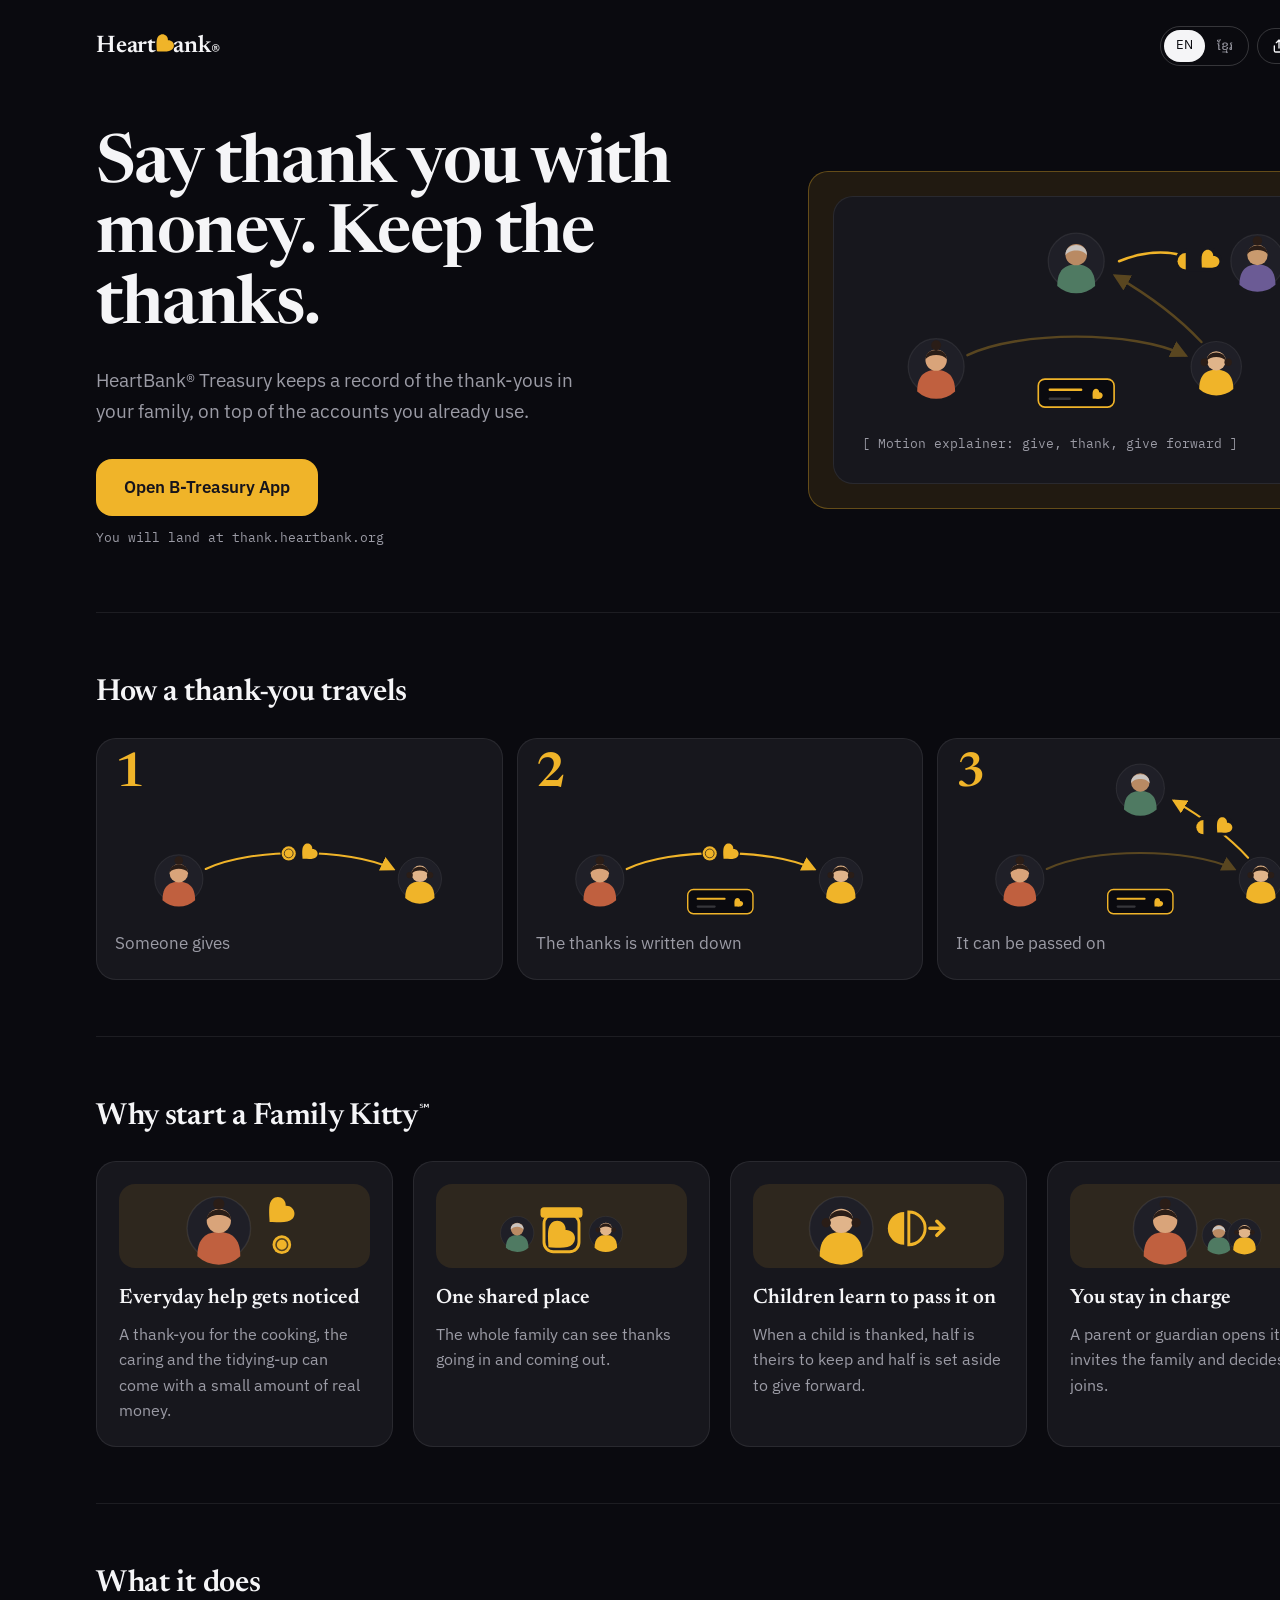
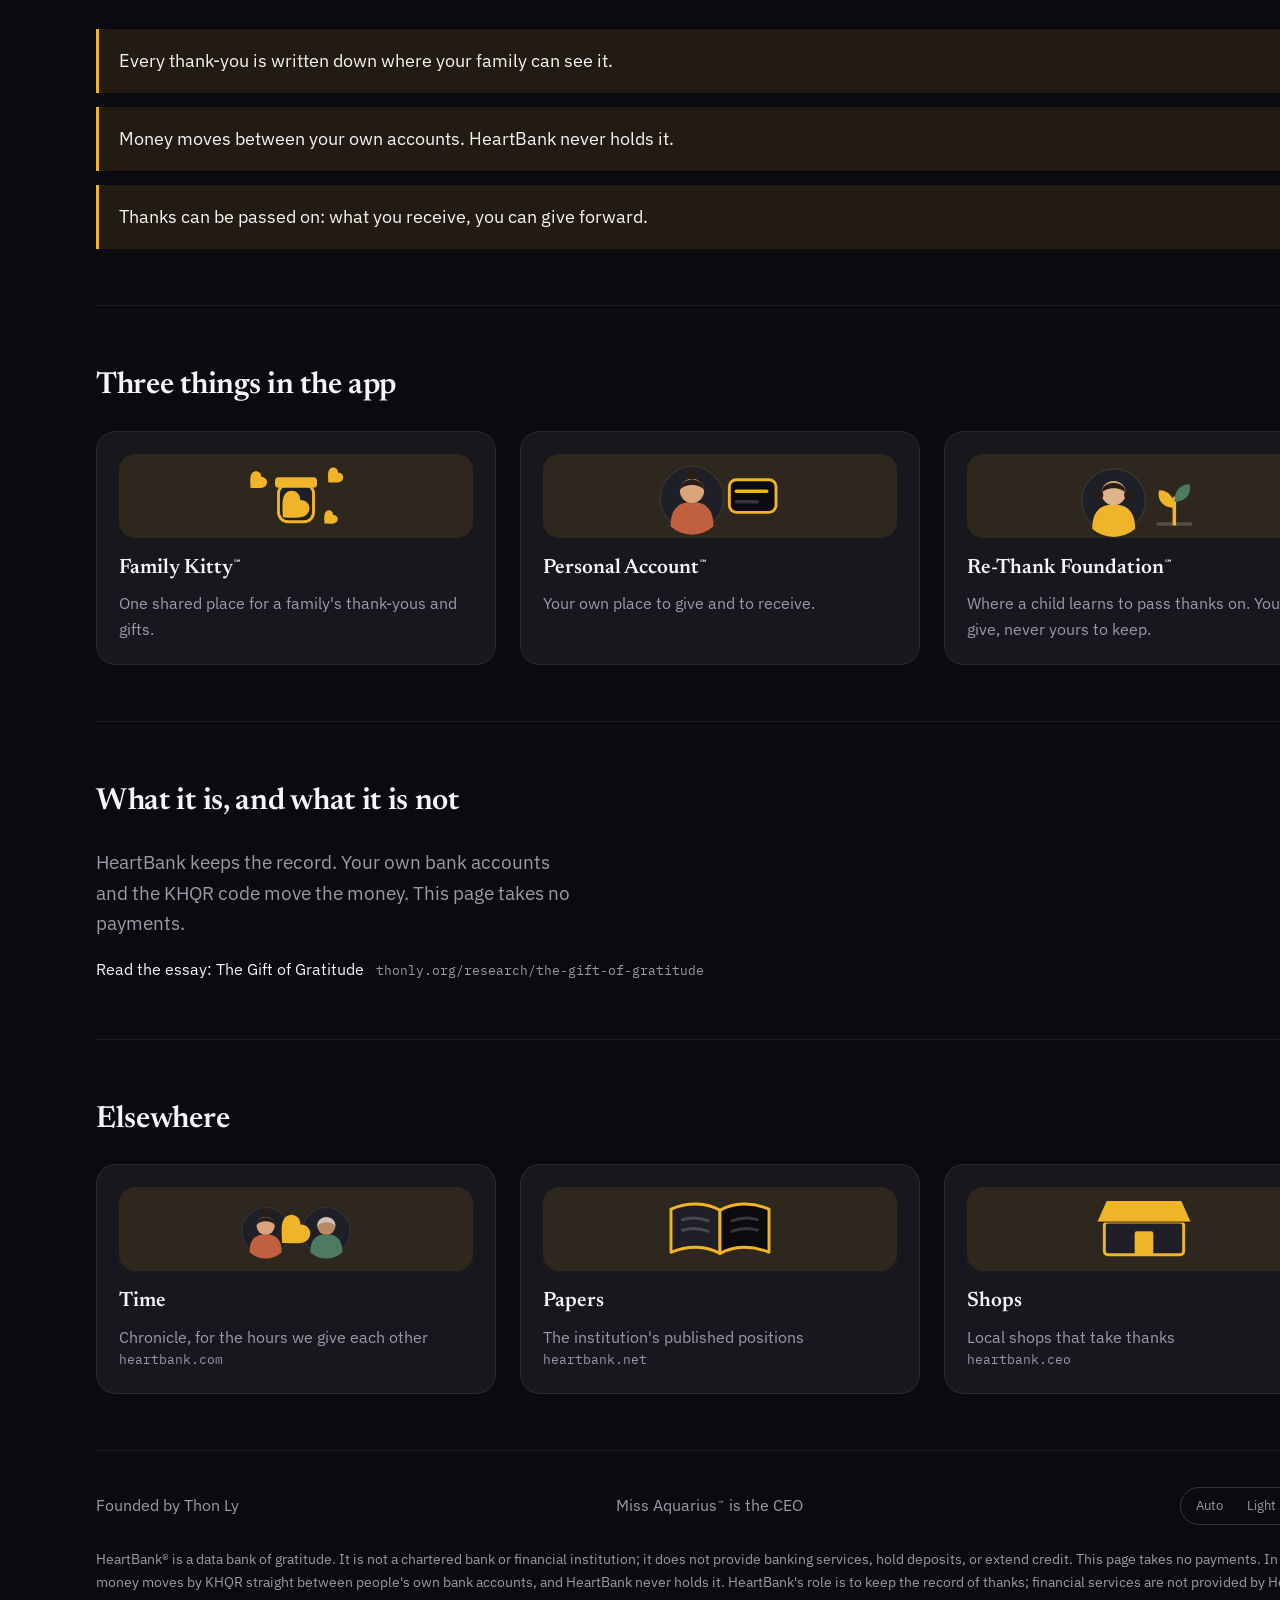
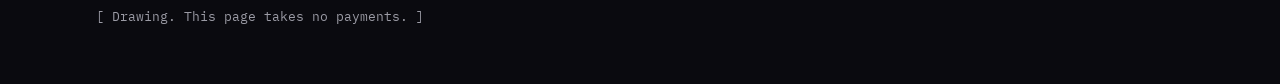
<file: LandingEnDark.html>
<!doctype html>
<html lang="en" data-theme="dark">
<head>
<meta charset="utf-8">
<meta name="viewport" content="width=1440">
<meta name="googlebot" content="noindex,nofollow"><meta name="bingbot" content="noindex,nofollow">
<link rel="stylesheet" href="https://fonts.googleapis.com/css2?family=Newsreader:opsz,wght@6..72,500;6..72,600&family=IBM+Plex+Sans:wght@400;500;600&family=IBM+Plex+Mono:wght@400;500&family=Noto+Sans+Khmer:wght@400;500;600&display=swap">
<link rel="stylesheet" href="board.css?v=a6d19623">
<style>[hidden]{display:none!important}</style>
<title>heartbank.org landing (en, dark, desk)</title>
</head>
<body>
<div class="board desk"><header><div class="wordmark">Heart<svg viewBox="0 0 24 24" aria-hidden="true"><path fill="currentColor" d="M3.9743 20.0257L3.8824 18.0670C3.5430 11.1232 3.3167 6.5411 5.9896 3.8683C8.1675 1.6904 11.5899 1.6904 13.7678 3.8683C14.9981 5.0986 15.6062 6.8523 15.4719 8.5281C17.1477 8.3938 18.9014 9.0019 20.1317 10.2322C22.3096 12.4101 22.3096 15.8325 20.1317 18.0104C17.4589 20.6833 12.8768 20.4570 5.9260 20.1247L3.9743 20.0257Z"/></svg>ank<sup>®</sup></div><div class="tools"><div class="seg"><span class="on">EN</span><span class="km">ខ្មែរ</span></div><span class="share"><svg viewBox="0 0 24 24" aria-hidden="true"><path d="M12 3v12M12 3l-4 4M12 3l4 4M5 12v7a2 2 0 0 0 2 2h10a2 2 0 0 0 2-2v-7" fill="none" stroke="currentColor" stroke-width="2" stroke-linecap="round" stroke-linejoin="round"/></svg><span class="lbl">Share</span></span></div></header><section class="intro"><div><h1 class="">Say thank you with money. Keep the thanks.</h1><p class="lede">HeartBank® Treasury keeps a record of the thank-yous in your family, on top of the accounts you already use.</p><p style="margin:32px 0 0"><span class="btn">Open B-Treasury App</span></p><p class="note">You will land at thank.heartbank.org</p></div><div class="art"><div class="poster"><svg viewBox="0 0 520 230" role="img" aria-hidden="true"><defs><marker id="ar4" viewBox="0 0 10 10" refX="8" refY="5" markerWidth="7" markerHeight="7" orient="auto"><path d="M0 0L10 5L0 10Z" fill="var(--accent)"/></marker></defs><g transform="translate(90 172) scale(1.0)"><circle cx="0" cy="0" r="34" fill="var(--surface-2)" stroke="var(--line)" stroke-width="1.5"/><path d="M-23 30 C-23 10 -13 4 0 4 C13 4 23 10 23 30 A34 34 0 0 1 -23 30 Z" fill="#c0603f"/><circle cx="0" cy="-8" r="13" fill="#d9a47a"/><path d="M-13 -9 C-13 -24 13 -24 13 -9 C8 -16 -8 -16 -13 -9 Z" fill="#2a1d17"/><circle cx="0" cy="-26" r="6" fill="#2a1d17"/></g><g transform="translate(430 172) scale(0.9)"><circle cx="0" cy="0" r="34" fill="var(--surface-2)" stroke="var(--line)" stroke-width="1.5"/><path d="M-23 30 C-23 10 -13 4 0 4 C13 4 23 10 23 30 A34 34 0 0 1 -23 30 Z" fill="var(--accent)"/><circle cx="0" cy="-8" r="13" fill="#e0b48a"/><path d="M-13 -8 C-13 -23 13 -23 13 -8 C8 -15 -8 -15 -13 -8 Z" fill="#2a1d17"/><circle cx="-16" cy="-6" r="5" fill="#2a1d17"/><circle cx="16" cy="-6" r="5" fill="#2a1d17"/></g><g transform="translate(260 44) scale(1.0)"><circle cx="0" cy="0" r="34" fill="var(--surface-2)" stroke="var(--line)" stroke-width="1.5"/><path d="M-23 30 C-23 10 -13 4 0 4 C13 4 23 10 23 30 A34 34 0 0 1 -23 30 Z" fill="#4f7a62"/><circle cx="0" cy="-8" r="13" fill="#b98a63"/><path d="M-13 -7 C-14 -24 14 -24 13 -7 C9 -15 -9 -15 -13 -7 Z" fill="#c9c4c0"/></g><g transform="translate(480 44) scale(0.95)"><circle cx="0" cy="0" r="34" fill="var(--surface-2)" stroke="var(--line)" stroke-width="1.5"/><path d="M-23 30 C-23 10 -13 4 0 4 C13 4 23 10 23 30 A34 34 0 0 1 -23 30 Z" fill="#6b5b95"/><circle cx="0" cy="-8" r="13" fill="#c99a6e"/><path d="M-13 -9 C-13 -24 13 -24 13 -9 C8 -16 -8 -16 -13 -9 Z" fill="#2a1d17"/><circle cx="0" cy="-26" r="6" fill="#2a1d17"/></g><path d="M128 158 C190 128 330 128 392 158" fill="none" stroke="var(--accent)" stroke-width="3" stroke-linecap="round" opacity=".3" marker-end="url(#ar4)"/><g transform="translate(260 204)"><rect x="-46" y="-17" width="92" height="34" rx="8" fill="var(--bg)" stroke="var(--accent)" stroke-width="2"/><line x1="-32" y1="-4" x2="6" y2="-4" stroke="var(--accent)" stroke-width="3" stroke-linecap="round"/><line x1="-32" y1="7" x2="-8" y2="7" stroke="var(--line-strong)" stroke-width="3" stroke-linecap="round"/><path transform="translate(26 1) scale(0.68) translate(-12.7237 -11.2776)" d="M3.9743 20.0257L3.8824 18.0670C3.5430 11.1232 3.3167 6.5411 5.9896 3.8683C8.1675 1.6904 11.5899 1.6904 13.7678 3.8683C14.9981 5.0986 15.6062 6.8523 15.4719 8.5281C17.1477 8.3938 18.9014 9.0019 20.1317 10.2322C22.3096 12.4101 22.3096 15.8325 20.1317 18.0104C17.4589 20.6833 12.8768 20.4570 5.9260 20.1247L3.9743 20.0257Z" fill="var(--accent)"/></g><path d="M412 142 C384 112 346 84 308 62" fill="none" stroke="var(--accent)" stroke-width="3" stroke-linecap="round" opacity=".3" marker-end="url(#ar4)"/><path d="M312 44 C346 30 380 30 408 44" fill="none" stroke="var(--accent)" stroke-width="3" stroke-linecap="round" opacity="1" marker-end="url(#ar4)"/><rect x="381" y="28" width="55" height="28" rx="14" fill="var(--surface)"/><path d="M393 34 A10 10 0 0 0 393 54 Z" fill="var(--accent)"/><path transform="translate(423 41) scale(1.2) translate(-12.7237 -11.2776)" d="M3.9743 20.0257L3.8824 18.0670C3.5430 11.1232 3.3167 6.5411 5.9896 3.8683C8.1675 1.6904 11.5899 1.6904 13.7678 3.8683C14.9981 5.0986 15.6062 6.8523 15.4719 8.5281C17.1477 8.3938 18.9014 9.0019 20.1317 10.2322C22.3096 12.4101 22.3096 15.8325 20.1317 18.0104C17.4589 20.6833 12.8768 20.4570 5.9260 20.1247L3.9743 20.0257Z" fill="var(--accent)"/></svg><p class="note" style="margin:0">[ Motion explainer: give, thank, give forward ]</p></div></div></section><section><h2 class="">How a thank-you travels</h2><div class="steps"><div class="step"><svg viewBox="0 0 520 230" role="img" aria-hidden="true"><defs><marker id="ar1" viewBox="0 0 10 10" refX="8" refY="5" markerWidth="7" markerHeight="7" orient="auto"><path d="M0 0L10 5L0 10Z" fill="var(--accent)"/></marker></defs><g transform="translate(90 172) scale(1.0)"><circle cx="0" cy="0" r="34" fill="var(--surface-2)" stroke="var(--line)" stroke-width="1.5"/><path d="M-23 30 C-23 10 -13 4 0 4 C13 4 23 10 23 30 A34 34 0 0 1 -23 30 Z" fill="#c0603f"/><circle cx="0" cy="-8" r="13" fill="#d9a47a"/><path d="M-13 -9 C-13 -24 13 -24 13 -9 C8 -16 -8 -16 -13 -9 Z" fill="#2a1d17"/><circle cx="0" cy="-26" r="6" fill="#2a1d17"/></g><g transform="translate(430 172) scale(0.9)"><circle cx="0" cy="0" r="34" fill="var(--surface-2)" stroke="var(--line)" stroke-width="1.5"/><path d="M-23 30 C-23 10 -13 4 0 4 C13 4 23 10 23 30 A34 34 0 0 1 -23 30 Z" fill="var(--accent)"/><circle cx="0" cy="-8" r="13" fill="#e0b48a"/><path d="M-13 -8 C-13 -23 13 -23 13 -8 C8 -15 -8 -15 -13 -8 Z" fill="#2a1d17"/><circle cx="-16" cy="-6" r="5" fill="#2a1d17"/><circle cx="16" cy="-6" r="5" fill="#2a1d17"/></g><path d="M128 158 C190 128 330 128 392 158" fill="none" stroke="var(--accent)" stroke-width="3" stroke-linecap="round" opacity="1" marker-end="url(#ar1)"/><rect x="233" y="120" width="55" height="28" rx="14" fill="var(--surface)"/><circle cx="245" cy="136" r="10" fill="var(--accent)"/><circle cx="245" cy="136" r="6.2" fill="none" stroke="var(--accent-ink)" stroke-width="1.4" opacity=".7"/><path transform="translate(275 133) scale(1.2) translate(-12.7237 -11.2776)" d="M3.9743 20.0257L3.8824 18.0670C3.5430 11.1232 3.3167 6.5411 5.9896 3.8683C8.1675 1.6904 11.5899 1.6904 13.7678 3.8683C14.9981 5.0986 15.6062 6.8523 15.4719 8.5281C17.1477 8.3938 18.9014 9.0019 20.1317 10.2322C22.3096 12.4101 22.3096 15.8325 20.1317 18.0104C17.4589 20.6833 12.8768 20.4570 5.9260 20.1247L3.9743 20.0257Z" fill="var(--accent)"/></svg><b>1</b>Someone gives</div><div class="step"><svg viewBox="0 0 520 230" role="img" aria-hidden="true"><defs><marker id="ar2" viewBox="0 0 10 10" refX="8" refY="5" markerWidth="7" markerHeight="7" orient="auto"><path d="M0 0L10 5L0 10Z" fill="var(--accent)"/></marker></defs><g transform="translate(90 172) scale(1.0)"><circle cx="0" cy="0" r="34" fill="var(--surface-2)" stroke="var(--line)" stroke-width="1.5"/><path d="M-23 30 C-23 10 -13 4 0 4 C13 4 23 10 23 30 A34 34 0 0 1 -23 30 Z" fill="#c0603f"/><circle cx="0" cy="-8" r="13" fill="#d9a47a"/><path d="M-13 -9 C-13 -24 13 -24 13 -9 C8 -16 -8 -16 -13 -9 Z" fill="#2a1d17"/><circle cx="0" cy="-26" r="6" fill="#2a1d17"/></g><g transform="translate(430 172) scale(0.9)"><circle cx="0" cy="0" r="34" fill="var(--surface-2)" stroke="var(--line)" stroke-width="1.5"/><path d="M-23 30 C-23 10 -13 4 0 4 C13 4 23 10 23 30 A34 34 0 0 1 -23 30 Z" fill="var(--accent)"/><circle cx="0" cy="-8" r="13" fill="#e0b48a"/><path d="M-13 -8 C-13 -23 13 -23 13 -8 C8 -15 -8 -15 -13 -8 Z" fill="#2a1d17"/><circle cx="-16" cy="-6" r="5" fill="#2a1d17"/><circle cx="16" cy="-6" r="5" fill="#2a1d17"/></g><path d="M128 158 C190 128 330 128 392 158" fill="none" stroke="var(--accent)" stroke-width="3" stroke-linecap="round" opacity="1" marker-end="url(#ar2)"/><rect x="233" y="120" width="55" height="28" rx="14" fill="var(--surface)"/><circle cx="245" cy="136" r="10" fill="var(--accent)"/><circle cx="245" cy="136" r="6.2" fill="none" stroke="var(--accent-ink)" stroke-width="1.4" opacity=".7"/><path transform="translate(275 133) scale(1.2) translate(-12.7237 -11.2776)" d="M3.9743 20.0257L3.8824 18.0670C3.5430 11.1232 3.3167 6.5411 5.9896 3.8683C8.1675 1.6904 11.5899 1.6904 13.7678 3.8683C14.9981 5.0986 15.6062 6.8523 15.4719 8.5281C17.1477 8.3938 18.9014 9.0019 20.1317 10.2322C22.3096 12.4101 22.3096 15.8325 20.1317 18.0104C17.4589 20.6833 12.8768 20.4570 5.9260 20.1247L3.9743 20.0257Z" fill="var(--accent)"/><g transform="translate(260 204)"><rect x="-46" y="-17" width="92" height="34" rx="8" fill="var(--bg)" stroke="var(--accent)" stroke-width="2"/><line x1="-32" y1="-4" x2="6" y2="-4" stroke="var(--accent)" stroke-width="3" stroke-linecap="round"/><line x1="-32" y1="7" x2="-8" y2="7" stroke="var(--line-strong)" stroke-width="3" stroke-linecap="round"/><path transform="translate(26 1) scale(0.68) translate(-12.7237 -11.2776)" d="M3.9743 20.0257L3.8824 18.0670C3.5430 11.1232 3.3167 6.5411 5.9896 3.8683C8.1675 1.6904 11.5899 1.6904 13.7678 3.8683C14.9981 5.0986 15.6062 6.8523 15.4719 8.5281C17.1477 8.3938 18.9014 9.0019 20.1317 10.2322C22.3096 12.4101 22.3096 15.8325 20.1317 18.0104C17.4589 20.6833 12.8768 20.4570 5.9260 20.1247L3.9743 20.0257Z" fill="var(--accent)"/></g></svg><b>2</b>The thanks is written down</div><div class="step"><svg viewBox="0 0 520 230" role="img" aria-hidden="true"><defs><marker id="ar3" viewBox="0 0 10 10" refX="8" refY="5" markerWidth="7" markerHeight="7" orient="auto"><path d="M0 0L10 5L0 10Z" fill="var(--accent)"/></marker></defs><g transform="translate(90 172) scale(1.0)"><circle cx="0" cy="0" r="34" fill="var(--surface-2)" stroke="var(--line)" stroke-width="1.5"/><path d="M-23 30 C-23 10 -13 4 0 4 C13 4 23 10 23 30 A34 34 0 0 1 -23 30 Z" fill="#c0603f"/><circle cx="0" cy="-8" r="13" fill="#d9a47a"/><path d="M-13 -9 C-13 -24 13 -24 13 -9 C8 -16 -8 -16 -13 -9 Z" fill="#2a1d17"/><circle cx="0" cy="-26" r="6" fill="#2a1d17"/></g><g transform="translate(430 172) scale(0.9)"><circle cx="0" cy="0" r="34" fill="var(--surface-2)" stroke="var(--line)" stroke-width="1.5"/><path d="M-23 30 C-23 10 -13 4 0 4 C13 4 23 10 23 30 A34 34 0 0 1 -23 30 Z" fill="var(--accent)"/><circle cx="0" cy="-8" r="13" fill="#e0b48a"/><path d="M-13 -8 C-13 -23 13 -23 13 -8 C8 -15 -8 -15 -13 -8 Z" fill="#2a1d17"/><circle cx="-16" cy="-6" r="5" fill="#2a1d17"/><circle cx="16" cy="-6" r="5" fill="#2a1d17"/></g><g transform="translate(260 44) scale(1.0)"><circle cx="0" cy="0" r="34" fill="var(--surface-2)" stroke="var(--line)" stroke-width="1.5"/><path d="M-23 30 C-23 10 -13 4 0 4 C13 4 23 10 23 30 A34 34 0 0 1 -23 30 Z" fill="#4f7a62"/><circle cx="0" cy="-8" r="13" fill="#b98a63"/><path d="M-13 -7 C-14 -24 14 -24 13 -7 C9 -15 -9 -15 -13 -7 Z" fill="#c9c4c0"/></g><path d="M128 158 C190 128 330 128 392 158" fill="none" stroke="var(--accent)" stroke-width="3" stroke-linecap="round" opacity=".3" marker-end="url(#ar3)"/><g transform="translate(260 204)"><rect x="-46" y="-17" width="92" height="34" rx="8" fill="var(--bg)" stroke="var(--accent)" stroke-width="2"/><line x1="-32" y1="-4" x2="6" y2="-4" stroke="var(--accent)" stroke-width="3" stroke-linecap="round"/><line x1="-32" y1="7" x2="-8" y2="7" stroke="var(--line-strong)" stroke-width="3" stroke-linecap="round"/><path transform="translate(26 1) scale(0.68) translate(-12.7237 -11.2776)" d="M3.9743 20.0257L3.8824 18.0670C3.5430 11.1232 3.3167 6.5411 5.9896 3.8683C8.1675 1.6904 11.5899 1.6904 13.7678 3.8683C14.9981 5.0986 15.6062 6.8523 15.4719 8.5281C17.1477 8.3938 18.9014 9.0019 20.1317 10.2322C22.3096 12.4101 22.3096 15.8325 20.1317 18.0104C17.4589 20.6833 12.8768 20.4570 5.9260 20.1247L3.9743 20.0257Z" fill="var(--accent)"/></g><path d="M412 142 C384 112 346 84 308 62" fill="none" stroke="var(--accent)" stroke-width="3" stroke-linecap="round" opacity="1" marker-end="url(#ar3)"/><rect x="337" y="83" width="55" height="28" rx="14" fill="var(--surface)"/><path d="M349 89 A10 10 0 0 0 349 109 Z" fill="var(--accent)"/><path transform="translate(379 96) scale(1.2) translate(-12.7237 -11.2776)" d="M3.9743 20.0257L3.8824 18.0670C3.5430 11.1232 3.3167 6.5411 5.9896 3.8683C8.1675 1.6904 11.5899 1.6904 13.7678 3.8683C14.9981 5.0986 15.6062 6.8523 15.4719 8.5281C17.1477 8.3938 18.9014 9.0019 20.1317 10.2322C22.3096 12.4101 22.3096 15.8325 20.1317 18.0104C17.4589 20.6833 12.8768 20.4570 5.9260 20.1247L3.9743 20.0257Z" fill="var(--accent)"/><path d="M492 158 A11 11 0 0 1 492 180 Z" fill="var(--accent)"/></svg><b>3</b>It can be passed on</div></div></section><section><h2 class="">Why start a Family Kitty<span class="sm">℠</span></h2><div class="cols cols4"><div class="card"><svg class="spot" viewBox="0 0 120 72" role="img" aria-hidden="true"><g transform="translate(38 38) scale(0.8)"><circle cx="0" cy="0" r="34" fill="var(--surface-2)" stroke="var(--line)" stroke-width="1.5"/><path d="M-23 30 C-23 10 -13 4 0 4 C13 4 23 10 23 30 A34 34 0 0 1 -23 30 Z" fill="#c0603f"/><circle cx="0" cy="-8" r="13" fill="#d9a47a"/><path d="M-13 -9 C-13 -24 13 -24 13 -9 C8 -16 -8 -16 -13 -9 Z" fill="#2a1d17"/><circle cx="0" cy="-26" r="6" fill="#2a1d17"/></g><path transform="translate(92 22) scale(1.2) translate(-12.7237 -11.2776)" d="M3.9743 20.0257L3.8824 18.0670C3.5430 11.1232 3.3167 6.5411 5.9896 3.8683C8.1675 1.6904 11.5899 1.6904 13.7678 3.8683C14.9981 5.0986 15.6062 6.8523 15.4719 8.5281C17.1477 8.3938 18.9014 9.0019 20.1317 10.2322C22.3096 12.4101 22.3096 15.8325 20.1317 18.0104C17.4589 20.6833 12.8768 20.4570 5.9260 20.1247L3.9743 20.0257Z" fill="var(--accent)"/><circle cx="92" cy="52" r="8" fill="var(--accent)"/><circle cx="92" cy="52" r="4.96" fill="none" stroke="var(--accent-ink)" stroke-width="1.4" opacity=".7"/></svg><h3 class="">Everyday help gets noticed</h3><p class="">A thank-you for the cooking, the caring and the tidying-up can come with a small amount of real money.</p></div><div class="card"><svg class="spot" viewBox="0 0 120 72" role="img" aria-hidden="true"><rect x="45" y="26" width="30" height="32" rx="8" fill="var(--surface-2)" stroke="var(--accent)" stroke-width="2.5"/><rect x="42" y="20" width="36" height="9" rx="3" fill="var(--accent)"/><path transform="translate(60 43) scale(1.28) translate(-12.7237 -11.2776)" d="M3.9743 20.0257L3.8824 18.0670C3.5430 11.1232 3.3167 6.5411 5.9896 3.8683C8.1675 1.6904 11.5899 1.6904 13.7678 3.8683C14.9981 5.0986 15.6062 6.8523 15.4719 8.5281C17.1477 8.3938 18.9014 9.0019 20.1317 10.2322C22.3096 12.4101 22.3096 15.8325 20.1317 18.0104C17.4589 20.6833 12.8768 20.4570 5.9260 20.1247L3.9743 20.0257Z" fill="var(--accent)"/><g transform="translate(22 42) scale(0.42)"><circle cx="0" cy="0" r="34" fill="var(--surface-2)" stroke="var(--line)" stroke-width="1.5"/><path d="M-23 30 C-23 10 -13 4 0 4 C13 4 23 10 23 30 A34 34 0 0 1 -23 30 Z" fill="#4f7a62"/><circle cx="0" cy="-8" r="13" fill="#b98a63"/><path d="M-13 -7 C-14 -24 14 -24 13 -7 C9 -15 -9 -15 -13 -7 Z" fill="#c9c4c0"/></g><g transform="translate(98 42) scale(0.42)"><circle cx="0" cy="0" r="34" fill="var(--surface-2)" stroke="var(--line)" stroke-width="1.5"/><path d="M-23 30 C-23 10 -13 4 0 4 C13 4 23 10 23 30 A34 34 0 0 1 -23 30 Z" fill="var(--accent)"/><circle cx="0" cy="-8" r="13" fill="#e0b48a"/><path d="M-13 -8 C-13 -23 13 -23 13 -8 C8 -15 -8 -15 -13 -8 Z" fill="#2a1d17"/><circle cx="-16" cy="-6" r="5" fill="#2a1d17"/><circle cx="16" cy="-6" r="5" fill="#2a1d17"/></g></svg><h3 class="">One shared place</h3><p class="">The whole family can see thanks going in and coming out.</p></div><div class="card"><svg class="spot" viewBox="0 0 120 72" role="img" aria-hidden="true"><g transform="translate(28 38) scale(0.8)"><circle cx="0" cy="0" r="34" fill="var(--surface-2)" stroke="var(--line)" stroke-width="1.5"/><path d="M-23 30 C-23 10 -13 4 0 4 C13 4 23 10 23 30 A34 34 0 0 1 -23 30 Z" fill="var(--accent)"/><circle cx="0" cy="-8" r="13" fill="#e0b48a"/><path d="M-13 -8 C-13 -23 13 -23 13 -8 C8 -15 -8 -15 -13 -8 Z" fill="#2a1d17"/><circle cx="-16" cy="-6" r="5" fill="#2a1d17"/><circle cx="16" cy="-6" r="5" fill="#2a1d17"/></g><path d="M82 24 A14 14 0 0 0 82 52 Z" fill="var(--accent)"/><path d="M86 24 A14 14 0 0 1 86 52 Z" fill="none" stroke="var(--accent)" stroke-width="2.5"/><path d="M104 38 H116 M110 32 L116 38 L110 44" fill="none" stroke="var(--accent)" stroke-width="3" stroke-linecap="round" stroke-linejoin="round"/></svg><h3 class="">Children learn to pass it on</h3><p class="">When a child is thanked, half is theirs to keep and half is set aside to give forward.</p></div><div class="card"><svg class="spot" viewBox="0 0 120 72" role="img" aria-hidden="true"><g transform="translate(34 38) scale(0.8)"><circle cx="0" cy="0" r="34" fill="var(--surface-2)" stroke="var(--line)" stroke-width="1.5"/><path d="M-23 30 C-23 10 -13 4 0 4 C13 4 23 10 23 30 A34 34 0 0 1 -23 30 Z" fill="#c0603f"/><circle cx="0" cy="-8" r="13" fill="#d9a47a"/><path d="M-13 -9 C-13 -24 13 -24 13 -9 C8 -16 -8 -16 -13 -9 Z" fill="#2a1d17"/><circle cx="0" cy="-26" r="6" fill="#2a1d17"/></g><g transform="translate(80 44) scale(0.42)"><circle cx="0" cy="0" r="34" fill="var(--surface-2)" stroke="var(--line)" stroke-width="1.5"/><path d="M-23 30 C-23 10 -13 4 0 4 C13 4 23 10 23 30 A34 34 0 0 1 -23 30 Z" fill="#4f7a62"/><circle cx="0" cy="-8" r="13" fill="#b98a63"/><path d="M-13 -7 C-14 -24 14 -24 13 -7 C9 -15 -9 -15 -13 -7 Z" fill="#c9c4c0"/></g><g transform="translate(102 44) scale(0.42)"><circle cx="0" cy="0" r="34" fill="var(--surface-2)" stroke="var(--line)" stroke-width="1.5"/><path d="M-23 30 C-23 10 -13 4 0 4 C13 4 23 10 23 30 A34 34 0 0 1 -23 30 Z" fill="var(--accent)"/><circle cx="0" cy="-8" r="13" fill="#e0b48a"/><path d="M-13 -8 C-13 -23 13 -23 13 -8 C8 -15 -8 -15 -13 -8 Z" fill="#2a1d17"/><circle cx="-16" cy="-6" r="5" fill="#2a1d17"/><circle cx="16" cy="-6" r="5" fill="#2a1d17"/></g></svg><h3 class="">You stay in charge</h3><p class="">A parent or guardian opens it, invites the family and decides who joins.</p></div></div></section><section><h2 class="">What it does</h2><ul class="ben"><li class="">Every thank-you is written down where your family can see it.</li><li class="">Money moves between your own accounts. HeartBank never holds it.</li><li class="">Thanks can be passed on: what you receive, you can give forward.</li></ul></section><section><h2 class="">Three things in the app</h2><div class="cols"><div class="card"><svg class="spot" viewBox="0 0 120 72" role="img" aria-hidden="true"><rect x="45" y="26" width="30" height="32" rx="8" fill="var(--surface-2)" stroke="var(--accent)" stroke-width="2.5"/><rect x="42" y="20" width="36" height="9" rx="3" fill="var(--accent)"/><path transform="translate(60 43) scale(1.28) translate(-12.7237 -11.2776)" d="M3.9743 20.0257L3.8824 18.0670C3.5430 11.1232 3.3167 6.5411 5.9896 3.8683C8.1675 1.6904 11.5899 1.6904 13.7678 3.8683C14.9981 5.0986 15.6062 6.8523 15.4719 8.5281C17.1477 8.3938 18.9014 9.0019 20.1317 10.2322C22.3096 12.4101 22.3096 15.8325 20.1317 18.0104C17.4589 20.6833 12.8768 20.4570 5.9260 20.1247L3.9743 20.0257Z" fill="var(--accent)"/><path transform="translate(28 22) scale(0.8) translate(-12.7237 -11.2776)" d="M3.9743 20.0257L3.8824 18.0670C3.5430 11.1232 3.3167 6.5411 5.9896 3.8683C8.1675 1.6904 11.5899 1.6904 13.7678 3.8683C14.9981 5.0986 15.6062 6.8523 15.4719 8.5281C17.1477 8.3938 18.9014 9.0019 20.1317 10.2322C22.3096 12.4101 22.3096 15.8325 20.1317 18.0104C17.4589 20.6833 12.8768 20.4570 5.9260 20.1247L3.9743 20.0257Z" fill="var(--accent)"/><path transform="translate(94 18) scale(0.72) translate(-12.7237 -11.2776)" d="M3.9743 20.0257L3.8824 18.0670C3.5430 11.1232 3.3167 6.5411 5.9896 3.8683C8.1675 1.6904 11.5899 1.6904 13.7678 3.8683C14.9981 5.0986 15.6062 6.8523 15.4719 8.5281C17.1477 8.3938 18.9014 9.0019 20.1317 10.2322C22.3096 12.4101 22.3096 15.8325 20.1317 18.0104C17.4589 20.6833 12.8768 20.4570 5.9260 20.1247L3.9743 20.0257Z" fill="var(--accent)"/><path transform="translate(90 54) scale(0.64) translate(-12.7237 -11.2776)" d="M3.9743 20.0257L3.8824 18.0670C3.5430 11.1232 3.3167 6.5411 5.9896 3.8683C8.1675 1.6904 11.5899 1.6904 13.7678 3.8683C14.9981 5.0986 15.6062 6.8523 15.4719 8.5281C17.1477 8.3938 18.9014 9.0019 20.1317 10.2322C22.3096 12.4101 22.3096 15.8325 20.1317 18.0104C17.4589 20.6833 12.8768 20.4570 5.9260 20.1247L3.9743 20.0257Z" fill="var(--accent)"/></svg><h3>Family Kitty<span class="sm">℠</span></h3><p class="">One shared place for a family's thank-yous and gifts.</p></div><div class="card"><svg class="spot" viewBox="0 0 120 72" role="img" aria-hidden="true"><g transform="translate(36 38) scale(0.8)"><circle cx="0" cy="0" r="34" fill="var(--surface-2)" stroke="var(--line)" stroke-width="1.5"/><path d="M-23 30 C-23 10 -13 4 0 4 C13 4 23 10 23 30 A34 34 0 0 1 -23 30 Z" fill="#c0603f"/><circle cx="0" cy="-8" r="13" fill="#d9a47a"/><path d="M-13 -9 C-13 -24 13 -24 13 -9 C8 -16 -8 -16 -13 -9 Z" fill="#2a1d17"/><circle cx="0" cy="-26" r="6" fill="#2a1d17"/></g><rect x="68" y="22" width="40" height="28" rx="6" fill="var(--bg)" stroke="var(--accent)" stroke-width="2.5"/><line x1="74" y1="32" x2="100" y2="32" stroke="var(--accent)" stroke-width="3" stroke-linecap="round"/><line x1="74" y1="41" x2="92" y2="41" stroke="var(--line-strong)" stroke-width="3" stroke-linecap="round"/></svg><h3>Personal Account<span class="sm">℠</span></h3><p class="">Your own place to give and to receive.</p></div><div class="card"><svg class="spot" viewBox="0 0 120 72" role="img" aria-hidden="true"><g transform="translate(34 40) scale(0.8)"><circle cx="0" cy="0" r="34" fill="var(--surface-2)" stroke="var(--line)" stroke-width="1.5"/><path d="M-23 30 C-23 10 -13 4 0 4 C13 4 23 10 23 30 A34 34 0 0 1 -23 30 Z" fill="var(--accent)"/><circle cx="0" cy="-8" r="13" fill="#e0b48a"/><path d="M-13 -8 C-13 -23 13 -23 13 -8 C8 -15 -8 -15 -13 -8 Z" fill="#2a1d17"/><circle cx="-16" cy="-6" r="5" fill="#2a1d17"/><circle cx="16" cy="-6" r="5" fill="#2a1d17"/></g><path d="M72 60 H100" stroke="var(--line-strong)" stroke-width="3" stroke-linecap="round"/><path d="M86 60 V38" stroke="var(--accent)" stroke-width="3" stroke-linecap="round" fill="none"/><path d="M86 46 C75 46 71 38 73 31 C82 31 86 38 86 46Z" fill="var(--accent)"/><path d="M86 41 C97 41 101 33 99 26 C90 26 86 33 86 41Z" fill="#4f7a62"/></svg><h3>Re-Thank Foundation<span class="sm">℠</span></h3><p class="">Where a child learns to pass thanks on. Yours to give, never yours to keep.</p></div></div></section><section><h2 class="">What it is, and what it is not</h2><p class="lede" style="margin-top:0">HeartBank keeps the record. Your own bank accounts and the KHQR code move the money. This page takes no payments.</p><p style="margin:18px 0 0"><span class="link a">Read the essay: The Gift of Gratitude</span> <span class="note" style="margin-left:8px">thonly.org/research/the-gift-of-gratitude</span></p></section><section><h2 class="">Elsewhere</h2><div class="cols"><div class="card"><svg class="spot" viewBox="0 0 120 72" role="img" aria-hidden="true"><g transform="translate(34 38) scale(0.6)"><circle cx="0" cy="0" r="34" fill="var(--surface-2)" stroke="var(--line)" stroke-width="1.5"/><path d="M-23 30 C-23 10 -13 4 0 4 C13 4 23 10 23 30 A34 34 0 0 1 -23 30 Z" fill="#c0603f"/><circle cx="0" cy="-8" r="13" fill="#d9a47a"/><path d="M-13 -9 C-13 -24 13 -24 13 -9 C8 -16 -8 -16 -13 -9 Z" fill="#2a1d17"/><circle cx="0" cy="-26" r="6" fill="#2a1d17"/></g><g transform="translate(86 38) scale(0.6)"><circle cx="0" cy="0" r="34" fill="var(--surface-2)" stroke="var(--line)" stroke-width="1.5"/><path d="M-23 30 C-23 10 -13 4 0 4 C13 4 23 10 23 30 A34 34 0 0 1 -23 30 Z" fill="#4f7a62"/><circle cx="0" cy="-8" r="13" fill="#b98a63"/><path d="M-13 -7 C-14 -24 14 -24 13 -7 C9 -15 -9 -15 -13 -7 Z" fill="#c9c4c0"/></g><path transform="translate(60 36) scale(1.36) translate(-12.7237 -11.2776)" d="M3.9743 20.0257L3.8824 18.0670C3.5430 11.1232 3.3167 6.5411 5.9896 3.8683C8.1675 1.6904 11.5899 1.6904 13.7678 3.8683C14.9981 5.0986 15.6062 6.8523 15.4719 8.5281C17.1477 8.3938 18.9014 9.0019 20.1317 10.2322C22.3096 12.4101 22.3096 15.8325 20.1317 18.0104C17.4589 20.6833 12.8768 20.4570 5.9260 20.1247L3.9743 20.0257Z" fill="var(--accent)"/></svg><h3 class="">Time</h3><p class="">Chronicle, for the hours we give each other</p><p class="note">heartbank.com</p></div><div class="card"><svg class="spot" viewBox="0 0 120 72" role="img" aria-hidden="true"><path d="M60 20 C48 13 32 13 18 19 V56 C32 50 48 50 60 57 Z" fill="var(--surface-2)" stroke="var(--accent)" stroke-width="2.5" stroke-linejoin="round"/><path d="M60 20 C72 13 88 13 102 19 V56 C88 50 72 50 60 57 Z" fill="var(--bg)" stroke="var(--accent)" stroke-width="2.5" stroke-linejoin="round"/><path d="M28 28 C34 26 42 26 50 29 M28 37 C34 35 42 35 50 38 M70 29 C78 26 86 26 92 28 M70 38 C78 35 86 35 92 37" fill="none" stroke="var(--line-strong)" stroke-width="2.5" stroke-linecap="round"/></svg><h3 class="">Papers</h3><p class="">The institution's published positions</p><p class="note">heartbank.net</p></div><div class="card"><svg class="spot" viewBox="0 0 120 72" role="img" aria-hidden="true"><rect x="26" y="30" width="68" height="28" rx="3" fill="var(--surface-2)" stroke="var(--accent)" stroke-width="2.5"/><path d="M20 30 L28 12 H92 L100 30 Z" fill="var(--accent)"/><path d="M20 30 H100" stroke="var(--accent-ink)" stroke-width="1.5" opacity=".5"/><rect x="52" y="38" width="16" height="20" rx="2" fill="var(--accent)"/></svg><h3 class="">Shops</h3><p class="">Local shops that take thanks</p><p class="note">heartbank.ceo</p></div></div></section><footer><div class="foot-row"><p class="who">Founded by <span class="link a">Thon Ly</span></p><p class="who"><span class="link a">Miss Aquarius</span><span class="sm">℠</span> is the CEO</p><div class="seg"><span>Auto</span><span>Light</span><span class="on">Dark</span></div></div><p class=""><span class="nw">HeartBank® is a data bank of gratitude.</span> It is not a chartered bank or financial institution; it does not provide banking services, hold deposits, or extend credit. This page takes no payments. In the app, money moves by KHQR straight between people's own bank accounts, and HeartBank never holds it. HeartBank's role is to keep the record of thanks; financial services are not provided by HeartBank.</p><p class="note">[ Drawing. This page takes no payments. ]</p></footer></div>
</body>
</html>
</file>
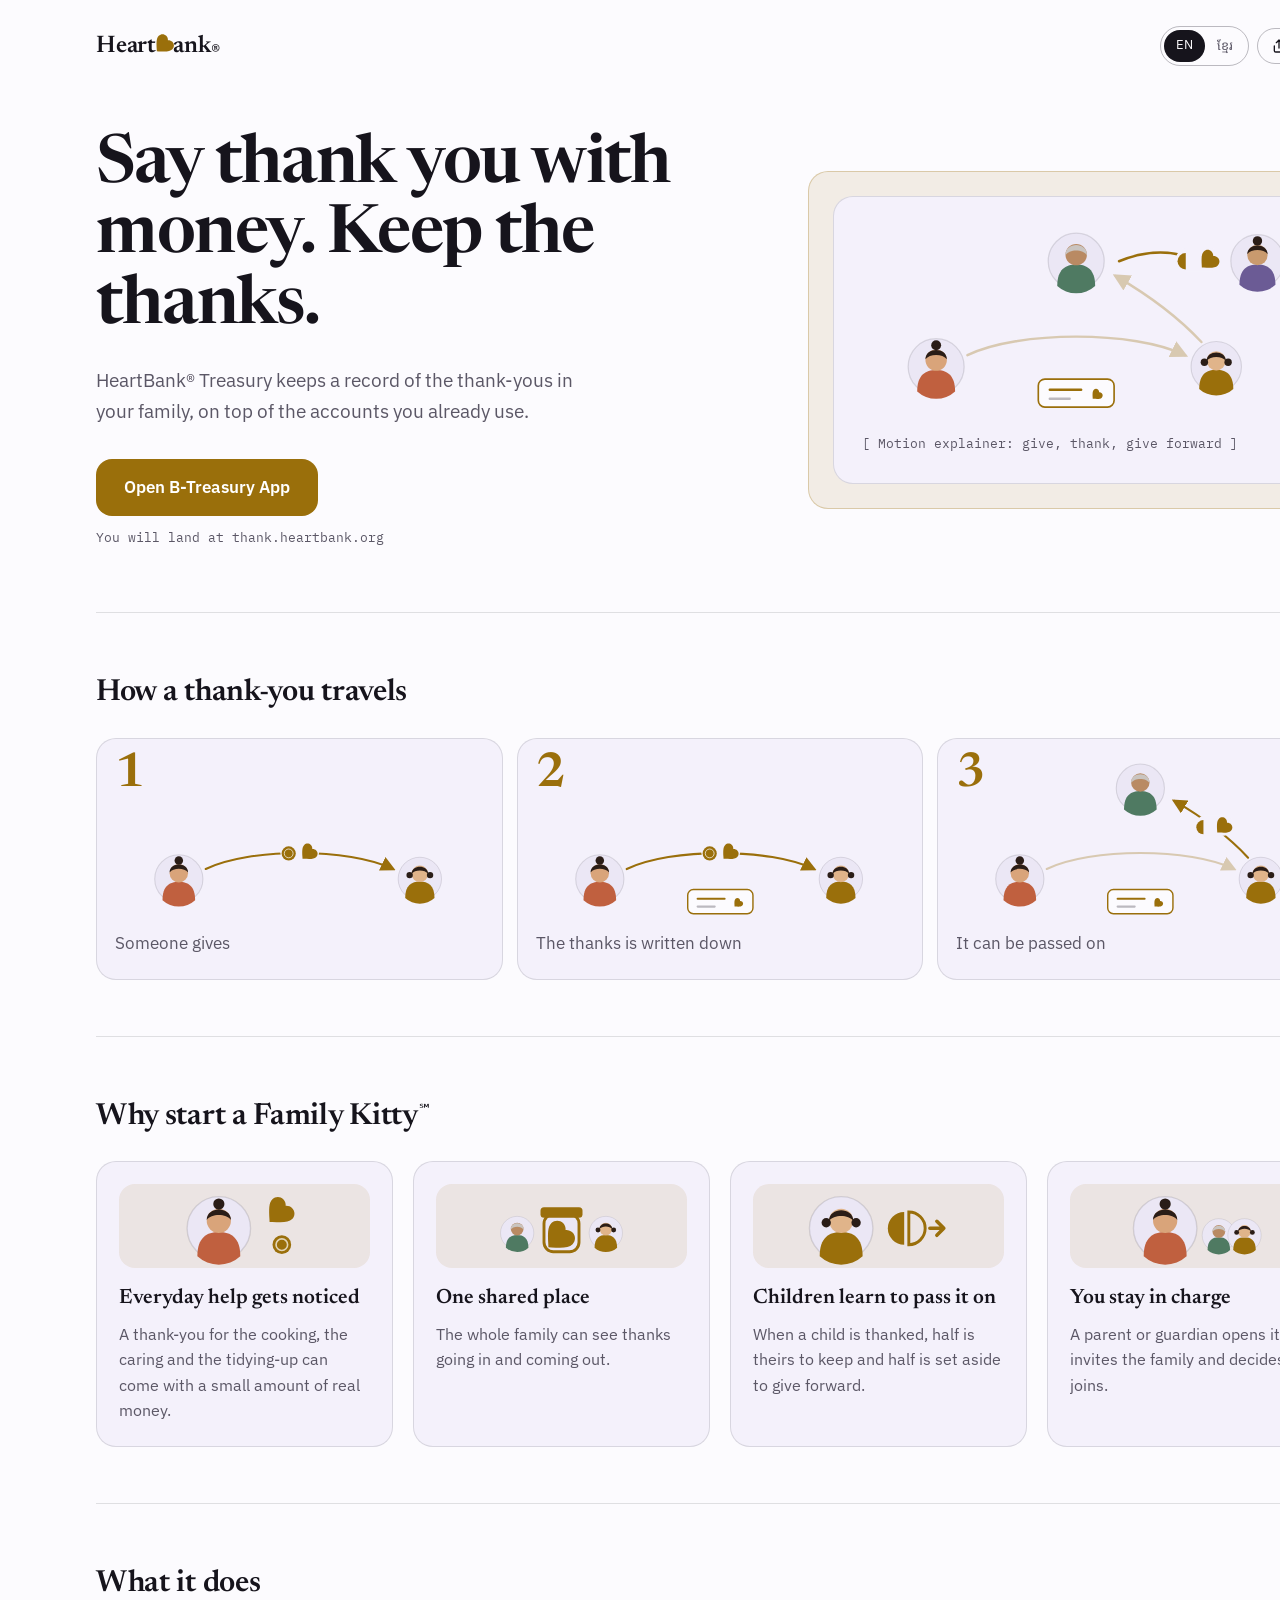
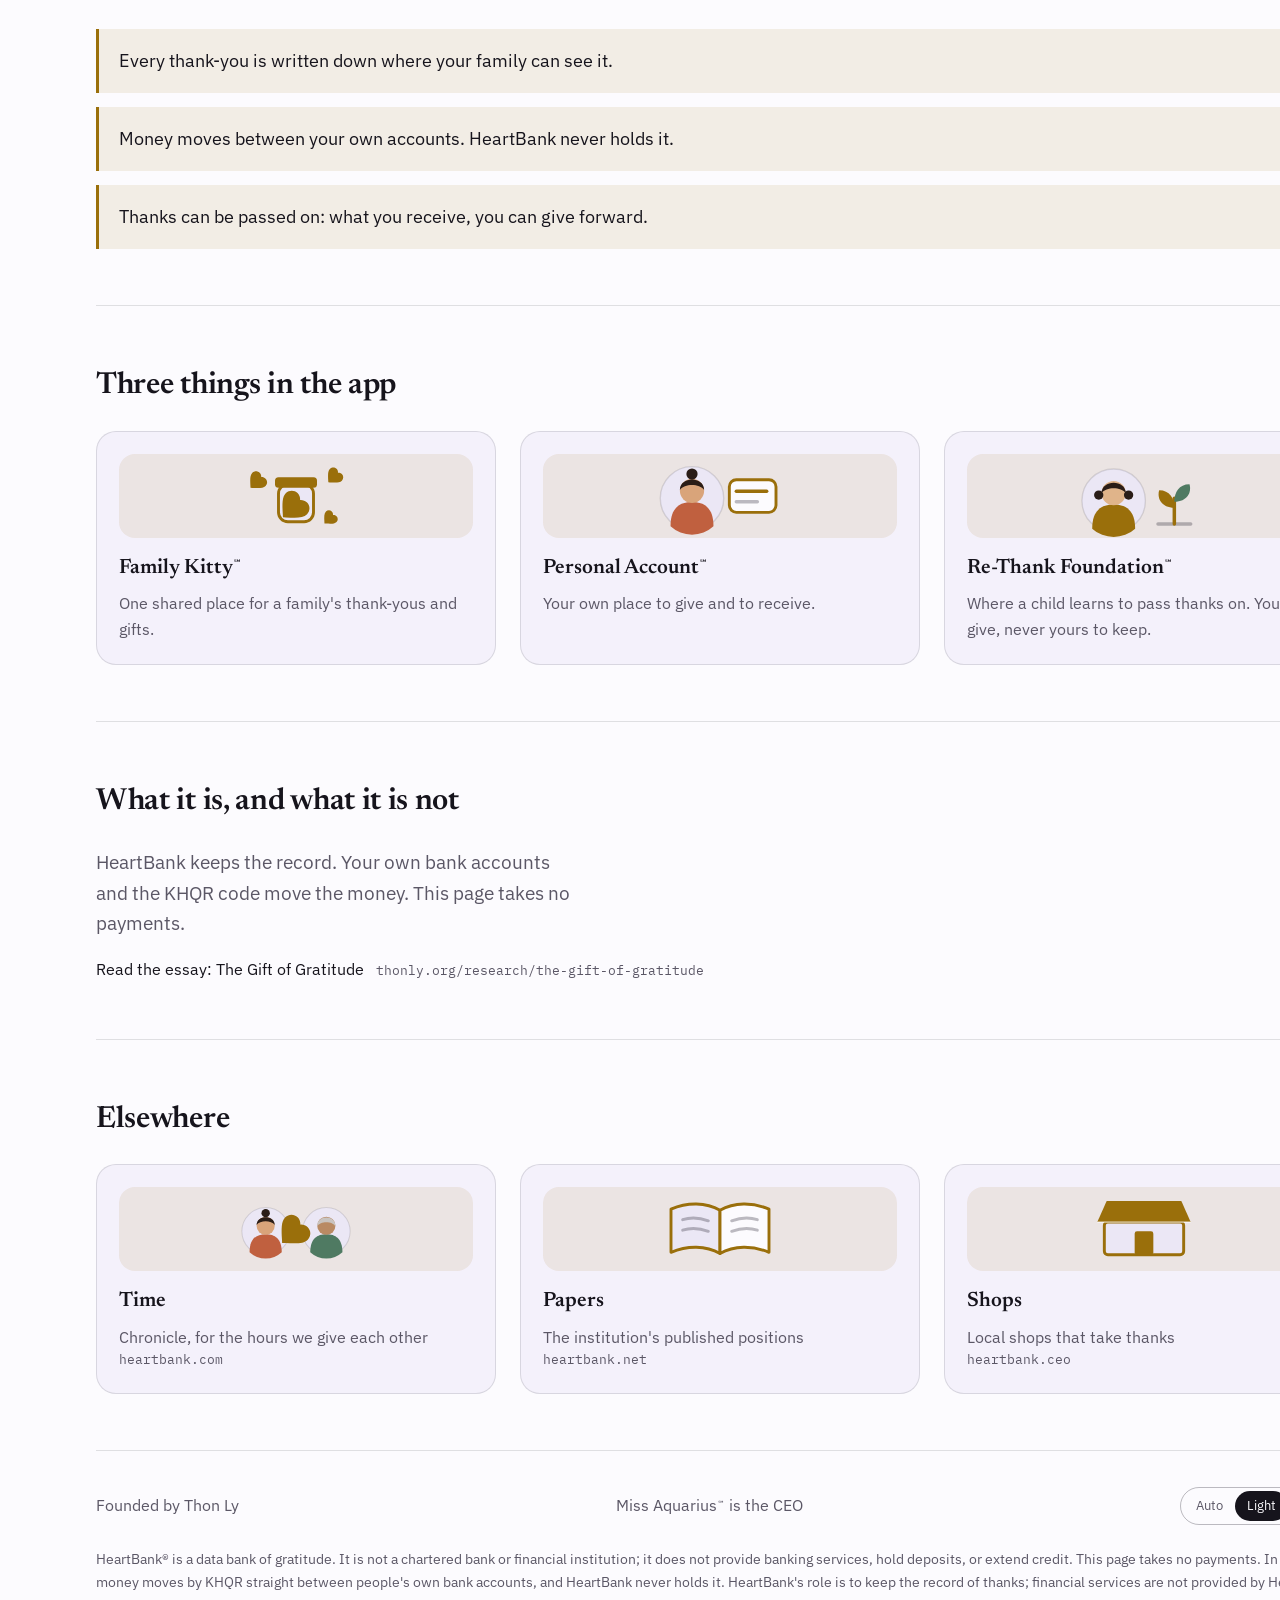
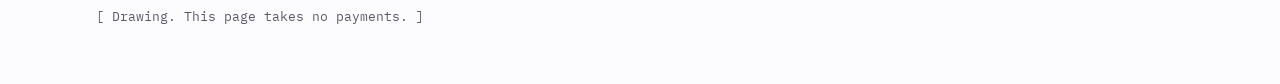
<file: LandingEnDesktop.html>
<!doctype html>
<html lang="en" data-theme="light">
<head>
<meta charset="utf-8">
<meta name="viewport" content="width=1440">
<meta name="googlebot" content="noindex,nofollow"><meta name="bingbot" content="noindex,nofollow">
<link rel="stylesheet" href="https://fonts.googleapis.com/css2?family=Newsreader:opsz,wght@6..72,500;6..72,600&family=IBM+Plex+Sans:wght@400;500;600&family=IBM+Plex+Mono:wght@400;500&family=Noto+Sans+Khmer:wght@400;500;600&display=swap">
<link rel="stylesheet" href="board.css?v=a6d19623">
<style>[hidden]{display:none!important}</style>
<title>heartbank.org landing (en, light, desk)</title>
</head>
<body>
<div class="board desk"><header><div class="wordmark">Heart<svg viewBox="0 0 24 24" aria-hidden="true"><path fill="currentColor" d="M3.9743 20.0257L3.8824 18.0670C3.5430 11.1232 3.3167 6.5411 5.9896 3.8683C8.1675 1.6904 11.5899 1.6904 13.7678 3.8683C14.9981 5.0986 15.6062 6.8523 15.4719 8.5281C17.1477 8.3938 18.9014 9.0019 20.1317 10.2322C22.3096 12.4101 22.3096 15.8325 20.1317 18.0104C17.4589 20.6833 12.8768 20.4570 5.9260 20.1247L3.9743 20.0257Z"/></svg>ank<sup>®</sup></div><div class="tools"><div class="seg"><span class="on">EN</span><span class="km">ខ្មែរ</span></div><span class="share"><svg viewBox="0 0 24 24" aria-hidden="true"><path d="M12 3v12M12 3l-4 4M12 3l4 4M5 12v7a2 2 0 0 0 2 2h10a2 2 0 0 0 2-2v-7" fill="none" stroke="currentColor" stroke-width="2" stroke-linecap="round" stroke-linejoin="round"/></svg><span class="lbl">Share</span></span></div></header><section class="intro"><div><h1 class="">Say thank you with money. Keep the thanks.</h1><p class="lede">HeartBank® Treasury keeps a record of the thank-yous in your family, on top of the accounts you already use.</p><p style="margin:32px 0 0"><span class="btn">Open B-Treasury App</span></p><p class="note">You will land at thank.heartbank.org</p></div><div class="art"><div class="poster"><svg viewBox="0 0 520 230" role="img" aria-hidden="true"><defs><marker id="ar4" viewBox="0 0 10 10" refX="8" refY="5" markerWidth="7" markerHeight="7" orient="auto"><path d="M0 0L10 5L0 10Z" fill="var(--accent)"/></marker></defs><g transform="translate(90 172) scale(1.0)"><circle cx="0" cy="0" r="34" fill="var(--surface-2)" stroke="var(--line)" stroke-width="1.5"/><path d="M-23 30 C-23 10 -13 4 0 4 C13 4 23 10 23 30 A34 34 0 0 1 -23 30 Z" fill="#c0603f"/><circle cx="0" cy="-8" r="13" fill="#d9a47a"/><path d="M-13 -9 C-13 -24 13 -24 13 -9 C8 -16 -8 -16 -13 -9 Z" fill="#2a1d17"/><circle cx="0" cy="-26" r="6" fill="#2a1d17"/></g><g transform="translate(430 172) scale(0.9)"><circle cx="0" cy="0" r="34" fill="var(--surface-2)" stroke="var(--line)" stroke-width="1.5"/><path d="M-23 30 C-23 10 -13 4 0 4 C13 4 23 10 23 30 A34 34 0 0 1 -23 30 Z" fill="var(--accent)"/><circle cx="0" cy="-8" r="13" fill="#e0b48a"/><path d="M-13 -8 C-13 -23 13 -23 13 -8 C8 -15 -8 -15 -13 -8 Z" fill="#2a1d17"/><circle cx="-16" cy="-6" r="5" fill="#2a1d17"/><circle cx="16" cy="-6" r="5" fill="#2a1d17"/></g><g transform="translate(260 44) scale(1.0)"><circle cx="0" cy="0" r="34" fill="var(--surface-2)" stroke="var(--line)" stroke-width="1.5"/><path d="M-23 30 C-23 10 -13 4 0 4 C13 4 23 10 23 30 A34 34 0 0 1 -23 30 Z" fill="#4f7a62"/><circle cx="0" cy="-8" r="13" fill="#b98a63"/><path d="M-13 -7 C-14 -24 14 -24 13 -7 C9 -15 -9 -15 -13 -7 Z" fill="#c9c4c0"/></g><g transform="translate(480 44) scale(0.95)"><circle cx="0" cy="0" r="34" fill="var(--surface-2)" stroke="var(--line)" stroke-width="1.5"/><path d="M-23 30 C-23 10 -13 4 0 4 C13 4 23 10 23 30 A34 34 0 0 1 -23 30 Z" fill="#6b5b95"/><circle cx="0" cy="-8" r="13" fill="#c99a6e"/><path d="M-13 -9 C-13 -24 13 -24 13 -9 C8 -16 -8 -16 -13 -9 Z" fill="#2a1d17"/><circle cx="0" cy="-26" r="6" fill="#2a1d17"/></g><path d="M128 158 C190 128 330 128 392 158" fill="none" stroke="var(--accent)" stroke-width="3" stroke-linecap="round" opacity=".3" marker-end="url(#ar4)"/><g transform="translate(260 204)"><rect x="-46" y="-17" width="92" height="34" rx="8" fill="var(--bg)" stroke="var(--accent)" stroke-width="2"/><line x1="-32" y1="-4" x2="6" y2="-4" stroke="var(--accent)" stroke-width="3" stroke-linecap="round"/><line x1="-32" y1="7" x2="-8" y2="7" stroke="var(--line-strong)" stroke-width="3" stroke-linecap="round"/><path transform="translate(26 1) scale(0.68) translate(-12.7237 -11.2776)" d="M3.9743 20.0257L3.8824 18.0670C3.5430 11.1232 3.3167 6.5411 5.9896 3.8683C8.1675 1.6904 11.5899 1.6904 13.7678 3.8683C14.9981 5.0986 15.6062 6.8523 15.4719 8.5281C17.1477 8.3938 18.9014 9.0019 20.1317 10.2322C22.3096 12.4101 22.3096 15.8325 20.1317 18.0104C17.4589 20.6833 12.8768 20.4570 5.9260 20.1247L3.9743 20.0257Z" fill="var(--accent)"/></g><path d="M412 142 C384 112 346 84 308 62" fill="none" stroke="var(--accent)" stroke-width="3" stroke-linecap="round" opacity=".3" marker-end="url(#ar4)"/><path d="M312 44 C346 30 380 30 408 44" fill="none" stroke="var(--accent)" stroke-width="3" stroke-linecap="round" opacity="1" marker-end="url(#ar4)"/><rect x="381" y="28" width="55" height="28" rx="14" fill="var(--surface)"/><path d="M393 34 A10 10 0 0 0 393 54 Z" fill="var(--accent)"/><path transform="translate(423 41) scale(1.2) translate(-12.7237 -11.2776)" d="M3.9743 20.0257L3.8824 18.0670C3.5430 11.1232 3.3167 6.5411 5.9896 3.8683C8.1675 1.6904 11.5899 1.6904 13.7678 3.8683C14.9981 5.0986 15.6062 6.8523 15.4719 8.5281C17.1477 8.3938 18.9014 9.0019 20.1317 10.2322C22.3096 12.4101 22.3096 15.8325 20.1317 18.0104C17.4589 20.6833 12.8768 20.4570 5.9260 20.1247L3.9743 20.0257Z" fill="var(--accent)"/></svg><p class="note" style="margin:0">[ Motion explainer: give, thank, give forward ]</p></div></div></section><section><h2 class="">How a thank-you travels</h2><div class="steps"><div class="step"><svg viewBox="0 0 520 230" role="img" aria-hidden="true"><defs><marker id="ar1" viewBox="0 0 10 10" refX="8" refY="5" markerWidth="7" markerHeight="7" orient="auto"><path d="M0 0L10 5L0 10Z" fill="var(--accent)"/></marker></defs><g transform="translate(90 172) scale(1.0)"><circle cx="0" cy="0" r="34" fill="var(--surface-2)" stroke="var(--line)" stroke-width="1.5"/><path d="M-23 30 C-23 10 -13 4 0 4 C13 4 23 10 23 30 A34 34 0 0 1 -23 30 Z" fill="#c0603f"/><circle cx="0" cy="-8" r="13" fill="#d9a47a"/><path d="M-13 -9 C-13 -24 13 -24 13 -9 C8 -16 -8 -16 -13 -9 Z" fill="#2a1d17"/><circle cx="0" cy="-26" r="6" fill="#2a1d17"/></g><g transform="translate(430 172) scale(0.9)"><circle cx="0" cy="0" r="34" fill="var(--surface-2)" stroke="var(--line)" stroke-width="1.5"/><path d="M-23 30 C-23 10 -13 4 0 4 C13 4 23 10 23 30 A34 34 0 0 1 -23 30 Z" fill="var(--accent)"/><circle cx="0" cy="-8" r="13" fill="#e0b48a"/><path d="M-13 -8 C-13 -23 13 -23 13 -8 C8 -15 -8 -15 -13 -8 Z" fill="#2a1d17"/><circle cx="-16" cy="-6" r="5" fill="#2a1d17"/><circle cx="16" cy="-6" r="5" fill="#2a1d17"/></g><path d="M128 158 C190 128 330 128 392 158" fill="none" stroke="var(--accent)" stroke-width="3" stroke-linecap="round" opacity="1" marker-end="url(#ar1)"/><rect x="233" y="120" width="55" height="28" rx="14" fill="var(--surface)"/><circle cx="245" cy="136" r="10" fill="var(--accent)"/><circle cx="245" cy="136" r="6.2" fill="none" stroke="var(--accent-ink)" stroke-width="1.4" opacity=".7"/><path transform="translate(275 133) scale(1.2) translate(-12.7237 -11.2776)" d="M3.9743 20.0257L3.8824 18.0670C3.5430 11.1232 3.3167 6.5411 5.9896 3.8683C8.1675 1.6904 11.5899 1.6904 13.7678 3.8683C14.9981 5.0986 15.6062 6.8523 15.4719 8.5281C17.1477 8.3938 18.9014 9.0019 20.1317 10.2322C22.3096 12.4101 22.3096 15.8325 20.1317 18.0104C17.4589 20.6833 12.8768 20.4570 5.9260 20.1247L3.9743 20.0257Z" fill="var(--accent)"/></svg><b>1</b>Someone gives</div><div class="step"><svg viewBox="0 0 520 230" role="img" aria-hidden="true"><defs><marker id="ar2" viewBox="0 0 10 10" refX="8" refY="5" markerWidth="7" markerHeight="7" orient="auto"><path d="M0 0L10 5L0 10Z" fill="var(--accent)"/></marker></defs><g transform="translate(90 172) scale(1.0)"><circle cx="0" cy="0" r="34" fill="var(--surface-2)" stroke="var(--line)" stroke-width="1.5"/><path d="M-23 30 C-23 10 -13 4 0 4 C13 4 23 10 23 30 A34 34 0 0 1 -23 30 Z" fill="#c0603f"/><circle cx="0" cy="-8" r="13" fill="#d9a47a"/><path d="M-13 -9 C-13 -24 13 -24 13 -9 C8 -16 -8 -16 -13 -9 Z" fill="#2a1d17"/><circle cx="0" cy="-26" r="6" fill="#2a1d17"/></g><g transform="translate(430 172) scale(0.9)"><circle cx="0" cy="0" r="34" fill="var(--surface-2)" stroke="var(--line)" stroke-width="1.5"/><path d="M-23 30 C-23 10 -13 4 0 4 C13 4 23 10 23 30 A34 34 0 0 1 -23 30 Z" fill="var(--accent)"/><circle cx="0" cy="-8" r="13" fill="#e0b48a"/><path d="M-13 -8 C-13 -23 13 -23 13 -8 C8 -15 -8 -15 -13 -8 Z" fill="#2a1d17"/><circle cx="-16" cy="-6" r="5" fill="#2a1d17"/><circle cx="16" cy="-6" r="5" fill="#2a1d17"/></g><path d="M128 158 C190 128 330 128 392 158" fill="none" stroke="var(--accent)" stroke-width="3" stroke-linecap="round" opacity="1" marker-end="url(#ar2)"/><rect x="233" y="120" width="55" height="28" rx="14" fill="var(--surface)"/><circle cx="245" cy="136" r="10" fill="var(--accent)"/><circle cx="245" cy="136" r="6.2" fill="none" stroke="var(--accent-ink)" stroke-width="1.4" opacity=".7"/><path transform="translate(275 133) scale(1.2) translate(-12.7237 -11.2776)" d="M3.9743 20.0257L3.8824 18.0670C3.5430 11.1232 3.3167 6.5411 5.9896 3.8683C8.1675 1.6904 11.5899 1.6904 13.7678 3.8683C14.9981 5.0986 15.6062 6.8523 15.4719 8.5281C17.1477 8.3938 18.9014 9.0019 20.1317 10.2322C22.3096 12.4101 22.3096 15.8325 20.1317 18.0104C17.4589 20.6833 12.8768 20.4570 5.9260 20.1247L3.9743 20.0257Z" fill="var(--accent)"/><g transform="translate(260 204)"><rect x="-46" y="-17" width="92" height="34" rx="8" fill="var(--bg)" stroke="var(--accent)" stroke-width="2"/><line x1="-32" y1="-4" x2="6" y2="-4" stroke="var(--accent)" stroke-width="3" stroke-linecap="round"/><line x1="-32" y1="7" x2="-8" y2="7" stroke="var(--line-strong)" stroke-width="3" stroke-linecap="round"/><path transform="translate(26 1) scale(0.68) translate(-12.7237 -11.2776)" d="M3.9743 20.0257L3.8824 18.0670C3.5430 11.1232 3.3167 6.5411 5.9896 3.8683C8.1675 1.6904 11.5899 1.6904 13.7678 3.8683C14.9981 5.0986 15.6062 6.8523 15.4719 8.5281C17.1477 8.3938 18.9014 9.0019 20.1317 10.2322C22.3096 12.4101 22.3096 15.8325 20.1317 18.0104C17.4589 20.6833 12.8768 20.4570 5.9260 20.1247L3.9743 20.0257Z" fill="var(--accent)"/></g></svg><b>2</b>The thanks is written down</div><div class="step"><svg viewBox="0 0 520 230" role="img" aria-hidden="true"><defs><marker id="ar3" viewBox="0 0 10 10" refX="8" refY="5" markerWidth="7" markerHeight="7" orient="auto"><path d="M0 0L10 5L0 10Z" fill="var(--accent)"/></marker></defs><g transform="translate(90 172) scale(1.0)"><circle cx="0" cy="0" r="34" fill="var(--surface-2)" stroke="var(--line)" stroke-width="1.5"/><path d="M-23 30 C-23 10 -13 4 0 4 C13 4 23 10 23 30 A34 34 0 0 1 -23 30 Z" fill="#c0603f"/><circle cx="0" cy="-8" r="13" fill="#d9a47a"/><path d="M-13 -9 C-13 -24 13 -24 13 -9 C8 -16 -8 -16 -13 -9 Z" fill="#2a1d17"/><circle cx="0" cy="-26" r="6" fill="#2a1d17"/></g><g transform="translate(430 172) scale(0.9)"><circle cx="0" cy="0" r="34" fill="var(--surface-2)" stroke="var(--line)" stroke-width="1.5"/><path d="M-23 30 C-23 10 -13 4 0 4 C13 4 23 10 23 30 A34 34 0 0 1 -23 30 Z" fill="var(--accent)"/><circle cx="0" cy="-8" r="13" fill="#e0b48a"/><path d="M-13 -8 C-13 -23 13 -23 13 -8 C8 -15 -8 -15 -13 -8 Z" fill="#2a1d17"/><circle cx="-16" cy="-6" r="5" fill="#2a1d17"/><circle cx="16" cy="-6" r="5" fill="#2a1d17"/></g><g transform="translate(260 44) scale(1.0)"><circle cx="0" cy="0" r="34" fill="var(--surface-2)" stroke="var(--line)" stroke-width="1.5"/><path d="M-23 30 C-23 10 -13 4 0 4 C13 4 23 10 23 30 A34 34 0 0 1 -23 30 Z" fill="#4f7a62"/><circle cx="0" cy="-8" r="13" fill="#b98a63"/><path d="M-13 -7 C-14 -24 14 -24 13 -7 C9 -15 -9 -15 -13 -7 Z" fill="#c9c4c0"/></g><path d="M128 158 C190 128 330 128 392 158" fill="none" stroke="var(--accent)" stroke-width="3" stroke-linecap="round" opacity=".3" marker-end="url(#ar3)"/><g transform="translate(260 204)"><rect x="-46" y="-17" width="92" height="34" rx="8" fill="var(--bg)" stroke="var(--accent)" stroke-width="2"/><line x1="-32" y1="-4" x2="6" y2="-4" stroke="var(--accent)" stroke-width="3" stroke-linecap="round"/><line x1="-32" y1="7" x2="-8" y2="7" stroke="var(--line-strong)" stroke-width="3" stroke-linecap="round"/><path transform="translate(26 1) scale(0.68) translate(-12.7237 -11.2776)" d="M3.9743 20.0257L3.8824 18.0670C3.5430 11.1232 3.3167 6.5411 5.9896 3.8683C8.1675 1.6904 11.5899 1.6904 13.7678 3.8683C14.9981 5.0986 15.6062 6.8523 15.4719 8.5281C17.1477 8.3938 18.9014 9.0019 20.1317 10.2322C22.3096 12.4101 22.3096 15.8325 20.1317 18.0104C17.4589 20.6833 12.8768 20.4570 5.9260 20.1247L3.9743 20.0257Z" fill="var(--accent)"/></g><path d="M412 142 C384 112 346 84 308 62" fill="none" stroke="var(--accent)" stroke-width="3" stroke-linecap="round" opacity="1" marker-end="url(#ar3)"/><rect x="337" y="83" width="55" height="28" rx="14" fill="var(--surface)"/><path d="M349 89 A10 10 0 0 0 349 109 Z" fill="var(--accent)"/><path transform="translate(379 96) scale(1.2) translate(-12.7237 -11.2776)" d="M3.9743 20.0257L3.8824 18.0670C3.5430 11.1232 3.3167 6.5411 5.9896 3.8683C8.1675 1.6904 11.5899 1.6904 13.7678 3.8683C14.9981 5.0986 15.6062 6.8523 15.4719 8.5281C17.1477 8.3938 18.9014 9.0019 20.1317 10.2322C22.3096 12.4101 22.3096 15.8325 20.1317 18.0104C17.4589 20.6833 12.8768 20.4570 5.9260 20.1247L3.9743 20.0257Z" fill="var(--accent)"/><path d="M492 158 A11 11 0 0 1 492 180 Z" fill="var(--accent)"/></svg><b>3</b>It can be passed on</div></div></section><section><h2 class="">Why start a Family Kitty<span class="sm">℠</span></h2><div class="cols cols4"><div class="card"><svg class="spot" viewBox="0 0 120 72" role="img" aria-hidden="true"><g transform="translate(38 38) scale(0.8)"><circle cx="0" cy="0" r="34" fill="var(--surface-2)" stroke="var(--line)" stroke-width="1.5"/><path d="M-23 30 C-23 10 -13 4 0 4 C13 4 23 10 23 30 A34 34 0 0 1 -23 30 Z" fill="#c0603f"/><circle cx="0" cy="-8" r="13" fill="#d9a47a"/><path d="M-13 -9 C-13 -24 13 -24 13 -9 C8 -16 -8 -16 -13 -9 Z" fill="#2a1d17"/><circle cx="0" cy="-26" r="6" fill="#2a1d17"/></g><path transform="translate(92 22) scale(1.2) translate(-12.7237 -11.2776)" d="M3.9743 20.0257L3.8824 18.0670C3.5430 11.1232 3.3167 6.5411 5.9896 3.8683C8.1675 1.6904 11.5899 1.6904 13.7678 3.8683C14.9981 5.0986 15.6062 6.8523 15.4719 8.5281C17.1477 8.3938 18.9014 9.0019 20.1317 10.2322C22.3096 12.4101 22.3096 15.8325 20.1317 18.0104C17.4589 20.6833 12.8768 20.4570 5.9260 20.1247L3.9743 20.0257Z" fill="var(--accent)"/><circle cx="92" cy="52" r="8" fill="var(--accent)"/><circle cx="92" cy="52" r="4.96" fill="none" stroke="var(--accent-ink)" stroke-width="1.4" opacity=".7"/></svg><h3 class="">Everyday help gets noticed</h3><p class="">A thank-you for the cooking, the caring and the tidying-up can come with a small amount of real money.</p></div><div class="card"><svg class="spot" viewBox="0 0 120 72" role="img" aria-hidden="true"><rect x="45" y="26" width="30" height="32" rx="8" fill="var(--surface-2)" stroke="var(--accent)" stroke-width="2.5"/><rect x="42" y="20" width="36" height="9" rx="3" fill="var(--accent)"/><path transform="translate(60 43) scale(1.28) translate(-12.7237 -11.2776)" d="M3.9743 20.0257L3.8824 18.0670C3.5430 11.1232 3.3167 6.5411 5.9896 3.8683C8.1675 1.6904 11.5899 1.6904 13.7678 3.8683C14.9981 5.0986 15.6062 6.8523 15.4719 8.5281C17.1477 8.3938 18.9014 9.0019 20.1317 10.2322C22.3096 12.4101 22.3096 15.8325 20.1317 18.0104C17.4589 20.6833 12.8768 20.4570 5.9260 20.1247L3.9743 20.0257Z" fill="var(--accent)"/><g transform="translate(22 42) scale(0.42)"><circle cx="0" cy="0" r="34" fill="var(--surface-2)" stroke="var(--line)" stroke-width="1.5"/><path d="M-23 30 C-23 10 -13 4 0 4 C13 4 23 10 23 30 A34 34 0 0 1 -23 30 Z" fill="#4f7a62"/><circle cx="0" cy="-8" r="13" fill="#b98a63"/><path d="M-13 -7 C-14 -24 14 -24 13 -7 C9 -15 -9 -15 -13 -7 Z" fill="#c9c4c0"/></g><g transform="translate(98 42) scale(0.42)"><circle cx="0" cy="0" r="34" fill="var(--surface-2)" stroke="var(--line)" stroke-width="1.5"/><path d="M-23 30 C-23 10 -13 4 0 4 C13 4 23 10 23 30 A34 34 0 0 1 -23 30 Z" fill="var(--accent)"/><circle cx="0" cy="-8" r="13" fill="#e0b48a"/><path d="M-13 -8 C-13 -23 13 -23 13 -8 C8 -15 -8 -15 -13 -8 Z" fill="#2a1d17"/><circle cx="-16" cy="-6" r="5" fill="#2a1d17"/><circle cx="16" cy="-6" r="5" fill="#2a1d17"/></g></svg><h3 class="">One shared place</h3><p class="">The whole family can see thanks going in and coming out.</p></div><div class="card"><svg class="spot" viewBox="0 0 120 72" role="img" aria-hidden="true"><g transform="translate(28 38) scale(0.8)"><circle cx="0" cy="0" r="34" fill="var(--surface-2)" stroke="var(--line)" stroke-width="1.5"/><path d="M-23 30 C-23 10 -13 4 0 4 C13 4 23 10 23 30 A34 34 0 0 1 -23 30 Z" fill="var(--accent)"/><circle cx="0" cy="-8" r="13" fill="#e0b48a"/><path d="M-13 -8 C-13 -23 13 -23 13 -8 C8 -15 -8 -15 -13 -8 Z" fill="#2a1d17"/><circle cx="-16" cy="-6" r="5" fill="#2a1d17"/><circle cx="16" cy="-6" r="5" fill="#2a1d17"/></g><path d="M82 24 A14 14 0 0 0 82 52 Z" fill="var(--accent)"/><path d="M86 24 A14 14 0 0 1 86 52 Z" fill="none" stroke="var(--accent)" stroke-width="2.5"/><path d="M104 38 H116 M110 32 L116 38 L110 44" fill="none" stroke="var(--accent)" stroke-width="3" stroke-linecap="round" stroke-linejoin="round"/></svg><h3 class="">Children learn to pass it on</h3><p class="">When a child is thanked, half is theirs to keep and half is set aside to give forward.</p></div><div class="card"><svg class="spot" viewBox="0 0 120 72" role="img" aria-hidden="true"><g transform="translate(34 38) scale(0.8)"><circle cx="0" cy="0" r="34" fill="var(--surface-2)" stroke="var(--line)" stroke-width="1.5"/><path d="M-23 30 C-23 10 -13 4 0 4 C13 4 23 10 23 30 A34 34 0 0 1 -23 30 Z" fill="#c0603f"/><circle cx="0" cy="-8" r="13" fill="#d9a47a"/><path d="M-13 -9 C-13 -24 13 -24 13 -9 C8 -16 -8 -16 -13 -9 Z" fill="#2a1d17"/><circle cx="0" cy="-26" r="6" fill="#2a1d17"/></g><g transform="translate(80 44) scale(0.42)"><circle cx="0" cy="0" r="34" fill="var(--surface-2)" stroke="var(--line)" stroke-width="1.5"/><path d="M-23 30 C-23 10 -13 4 0 4 C13 4 23 10 23 30 A34 34 0 0 1 -23 30 Z" fill="#4f7a62"/><circle cx="0" cy="-8" r="13" fill="#b98a63"/><path d="M-13 -7 C-14 -24 14 -24 13 -7 C9 -15 -9 -15 -13 -7 Z" fill="#c9c4c0"/></g><g transform="translate(102 44) scale(0.42)"><circle cx="0" cy="0" r="34" fill="var(--surface-2)" stroke="var(--line)" stroke-width="1.5"/><path d="M-23 30 C-23 10 -13 4 0 4 C13 4 23 10 23 30 A34 34 0 0 1 -23 30 Z" fill="var(--accent)"/><circle cx="0" cy="-8" r="13" fill="#e0b48a"/><path d="M-13 -8 C-13 -23 13 -23 13 -8 C8 -15 -8 -15 -13 -8 Z" fill="#2a1d17"/><circle cx="-16" cy="-6" r="5" fill="#2a1d17"/><circle cx="16" cy="-6" r="5" fill="#2a1d17"/></g></svg><h3 class="">You stay in charge</h3><p class="">A parent or guardian opens it, invites the family and decides who joins.</p></div></div></section><section><h2 class="">What it does</h2><ul class="ben"><li class="">Every thank-you is written down where your family can see it.</li><li class="">Money moves between your own accounts. HeartBank never holds it.</li><li class="">Thanks can be passed on: what you receive, you can give forward.</li></ul></section><section><h2 class="">Three things in the app</h2><div class="cols"><div class="card"><svg class="spot" viewBox="0 0 120 72" role="img" aria-hidden="true"><rect x="45" y="26" width="30" height="32" rx="8" fill="var(--surface-2)" stroke="var(--accent)" stroke-width="2.5"/><rect x="42" y="20" width="36" height="9" rx="3" fill="var(--accent)"/><path transform="translate(60 43) scale(1.28) translate(-12.7237 -11.2776)" d="M3.9743 20.0257L3.8824 18.0670C3.5430 11.1232 3.3167 6.5411 5.9896 3.8683C8.1675 1.6904 11.5899 1.6904 13.7678 3.8683C14.9981 5.0986 15.6062 6.8523 15.4719 8.5281C17.1477 8.3938 18.9014 9.0019 20.1317 10.2322C22.3096 12.4101 22.3096 15.8325 20.1317 18.0104C17.4589 20.6833 12.8768 20.4570 5.9260 20.1247L3.9743 20.0257Z" fill="var(--accent)"/><path transform="translate(28 22) scale(0.8) translate(-12.7237 -11.2776)" d="M3.9743 20.0257L3.8824 18.0670C3.5430 11.1232 3.3167 6.5411 5.9896 3.8683C8.1675 1.6904 11.5899 1.6904 13.7678 3.8683C14.9981 5.0986 15.6062 6.8523 15.4719 8.5281C17.1477 8.3938 18.9014 9.0019 20.1317 10.2322C22.3096 12.4101 22.3096 15.8325 20.1317 18.0104C17.4589 20.6833 12.8768 20.4570 5.9260 20.1247L3.9743 20.0257Z" fill="var(--accent)"/><path transform="translate(94 18) scale(0.72) translate(-12.7237 -11.2776)" d="M3.9743 20.0257L3.8824 18.0670C3.5430 11.1232 3.3167 6.5411 5.9896 3.8683C8.1675 1.6904 11.5899 1.6904 13.7678 3.8683C14.9981 5.0986 15.6062 6.8523 15.4719 8.5281C17.1477 8.3938 18.9014 9.0019 20.1317 10.2322C22.3096 12.4101 22.3096 15.8325 20.1317 18.0104C17.4589 20.6833 12.8768 20.4570 5.9260 20.1247L3.9743 20.0257Z" fill="var(--accent)"/><path transform="translate(90 54) scale(0.64) translate(-12.7237 -11.2776)" d="M3.9743 20.0257L3.8824 18.0670C3.5430 11.1232 3.3167 6.5411 5.9896 3.8683C8.1675 1.6904 11.5899 1.6904 13.7678 3.8683C14.9981 5.0986 15.6062 6.8523 15.4719 8.5281C17.1477 8.3938 18.9014 9.0019 20.1317 10.2322C22.3096 12.4101 22.3096 15.8325 20.1317 18.0104C17.4589 20.6833 12.8768 20.4570 5.9260 20.1247L3.9743 20.0257Z" fill="var(--accent)"/></svg><h3>Family Kitty<span class="sm">℠</span></h3><p class="">One shared place for a family's thank-yous and gifts.</p></div><div class="card"><svg class="spot" viewBox="0 0 120 72" role="img" aria-hidden="true"><g transform="translate(36 38) scale(0.8)"><circle cx="0" cy="0" r="34" fill="var(--surface-2)" stroke="var(--line)" stroke-width="1.5"/><path d="M-23 30 C-23 10 -13 4 0 4 C13 4 23 10 23 30 A34 34 0 0 1 -23 30 Z" fill="#c0603f"/><circle cx="0" cy="-8" r="13" fill="#d9a47a"/><path d="M-13 -9 C-13 -24 13 -24 13 -9 C8 -16 -8 -16 -13 -9 Z" fill="#2a1d17"/><circle cx="0" cy="-26" r="6" fill="#2a1d17"/></g><rect x="68" y="22" width="40" height="28" rx="6" fill="var(--bg)" stroke="var(--accent)" stroke-width="2.5"/><line x1="74" y1="32" x2="100" y2="32" stroke="var(--accent)" stroke-width="3" stroke-linecap="round"/><line x1="74" y1="41" x2="92" y2="41" stroke="var(--line-strong)" stroke-width="3" stroke-linecap="round"/></svg><h3>Personal Account<span class="sm">℠</span></h3><p class="">Your own place to give and to receive.</p></div><div class="card"><svg class="spot" viewBox="0 0 120 72" role="img" aria-hidden="true"><g transform="translate(34 40) scale(0.8)"><circle cx="0" cy="0" r="34" fill="var(--surface-2)" stroke="var(--line)" stroke-width="1.5"/><path d="M-23 30 C-23 10 -13 4 0 4 C13 4 23 10 23 30 A34 34 0 0 1 -23 30 Z" fill="var(--accent)"/><circle cx="0" cy="-8" r="13" fill="#e0b48a"/><path d="M-13 -8 C-13 -23 13 -23 13 -8 C8 -15 -8 -15 -13 -8 Z" fill="#2a1d17"/><circle cx="-16" cy="-6" r="5" fill="#2a1d17"/><circle cx="16" cy="-6" r="5" fill="#2a1d17"/></g><path d="M72 60 H100" stroke="var(--line-strong)" stroke-width="3" stroke-linecap="round"/><path d="M86 60 V38" stroke="var(--accent)" stroke-width="3" stroke-linecap="round" fill="none"/><path d="M86 46 C75 46 71 38 73 31 C82 31 86 38 86 46Z" fill="var(--accent)"/><path d="M86 41 C97 41 101 33 99 26 C90 26 86 33 86 41Z" fill="#4f7a62"/></svg><h3>Re-Thank Foundation<span class="sm">℠</span></h3><p class="">Where a child learns to pass thanks on. Yours to give, never yours to keep.</p></div></div></section><section><h2 class="">What it is, and what it is not</h2><p class="lede" style="margin-top:0">HeartBank keeps the record. Your own bank accounts and the KHQR code move the money. This page takes no payments.</p><p style="margin:18px 0 0"><span class="link a">Read the essay: The Gift of Gratitude</span> <span class="note" style="margin-left:8px">thonly.org/research/the-gift-of-gratitude</span></p></section><section><h2 class="">Elsewhere</h2><div class="cols"><div class="card"><svg class="spot" viewBox="0 0 120 72" role="img" aria-hidden="true"><g transform="translate(34 38) scale(0.6)"><circle cx="0" cy="0" r="34" fill="var(--surface-2)" stroke="var(--line)" stroke-width="1.5"/><path d="M-23 30 C-23 10 -13 4 0 4 C13 4 23 10 23 30 A34 34 0 0 1 -23 30 Z" fill="#c0603f"/><circle cx="0" cy="-8" r="13" fill="#d9a47a"/><path d="M-13 -9 C-13 -24 13 -24 13 -9 C8 -16 -8 -16 -13 -9 Z" fill="#2a1d17"/><circle cx="0" cy="-26" r="6" fill="#2a1d17"/></g><g transform="translate(86 38) scale(0.6)"><circle cx="0" cy="0" r="34" fill="var(--surface-2)" stroke="var(--line)" stroke-width="1.5"/><path d="M-23 30 C-23 10 -13 4 0 4 C13 4 23 10 23 30 A34 34 0 0 1 -23 30 Z" fill="#4f7a62"/><circle cx="0" cy="-8" r="13" fill="#b98a63"/><path d="M-13 -7 C-14 -24 14 -24 13 -7 C9 -15 -9 -15 -13 -7 Z" fill="#c9c4c0"/></g><path transform="translate(60 36) scale(1.36) translate(-12.7237 -11.2776)" d="M3.9743 20.0257L3.8824 18.0670C3.5430 11.1232 3.3167 6.5411 5.9896 3.8683C8.1675 1.6904 11.5899 1.6904 13.7678 3.8683C14.9981 5.0986 15.6062 6.8523 15.4719 8.5281C17.1477 8.3938 18.9014 9.0019 20.1317 10.2322C22.3096 12.4101 22.3096 15.8325 20.1317 18.0104C17.4589 20.6833 12.8768 20.4570 5.9260 20.1247L3.9743 20.0257Z" fill="var(--accent)"/></svg><h3 class="">Time</h3><p class="">Chronicle, for the hours we give each other</p><p class="note">heartbank.com</p></div><div class="card"><svg class="spot" viewBox="0 0 120 72" role="img" aria-hidden="true"><path d="M60 20 C48 13 32 13 18 19 V56 C32 50 48 50 60 57 Z" fill="var(--surface-2)" stroke="var(--accent)" stroke-width="2.5" stroke-linejoin="round"/><path d="M60 20 C72 13 88 13 102 19 V56 C88 50 72 50 60 57 Z" fill="var(--bg)" stroke="var(--accent)" stroke-width="2.5" stroke-linejoin="round"/><path d="M28 28 C34 26 42 26 50 29 M28 37 C34 35 42 35 50 38 M70 29 C78 26 86 26 92 28 M70 38 C78 35 86 35 92 37" fill="none" stroke="var(--line-strong)" stroke-width="2.5" stroke-linecap="round"/></svg><h3 class="">Papers</h3><p class="">The institution's published positions</p><p class="note">heartbank.net</p></div><div class="card"><svg class="spot" viewBox="0 0 120 72" role="img" aria-hidden="true"><rect x="26" y="30" width="68" height="28" rx="3" fill="var(--surface-2)" stroke="var(--accent)" stroke-width="2.5"/><path d="M20 30 L28 12 H92 L100 30 Z" fill="var(--accent)"/><path d="M20 30 H100" stroke="var(--accent-ink)" stroke-width="1.5" opacity=".5"/><rect x="52" y="38" width="16" height="20" rx="2" fill="var(--accent)"/></svg><h3 class="">Shops</h3><p class="">Local shops that take thanks</p><p class="note">heartbank.ceo</p></div></div></section><footer><div class="foot-row"><p class="who">Founded by <span class="link a">Thon Ly</span></p><p class="who"><span class="link a">Miss Aquarius</span><span class="sm">℠</span> is the CEO</p><div class="seg"><span>Auto</span><span class="on">Light</span><span>Dark</span></div></div><p class=""><span class="nw">HeartBank® is a data bank of gratitude.</span> It is not a chartered bank or financial institution; it does not provide banking services, hold deposits, or extend credit. This page takes no payments. In the app, money moves by KHQR straight between people's own bank accounts, and HeartBank never holds it. HeartBank's role is to keep the record of thanks; financial services are not provided by HeartBank.</p><p class="note">[ Drawing. This page takes no payments. ]</p></footer></div>
</body>
</html>
</file>
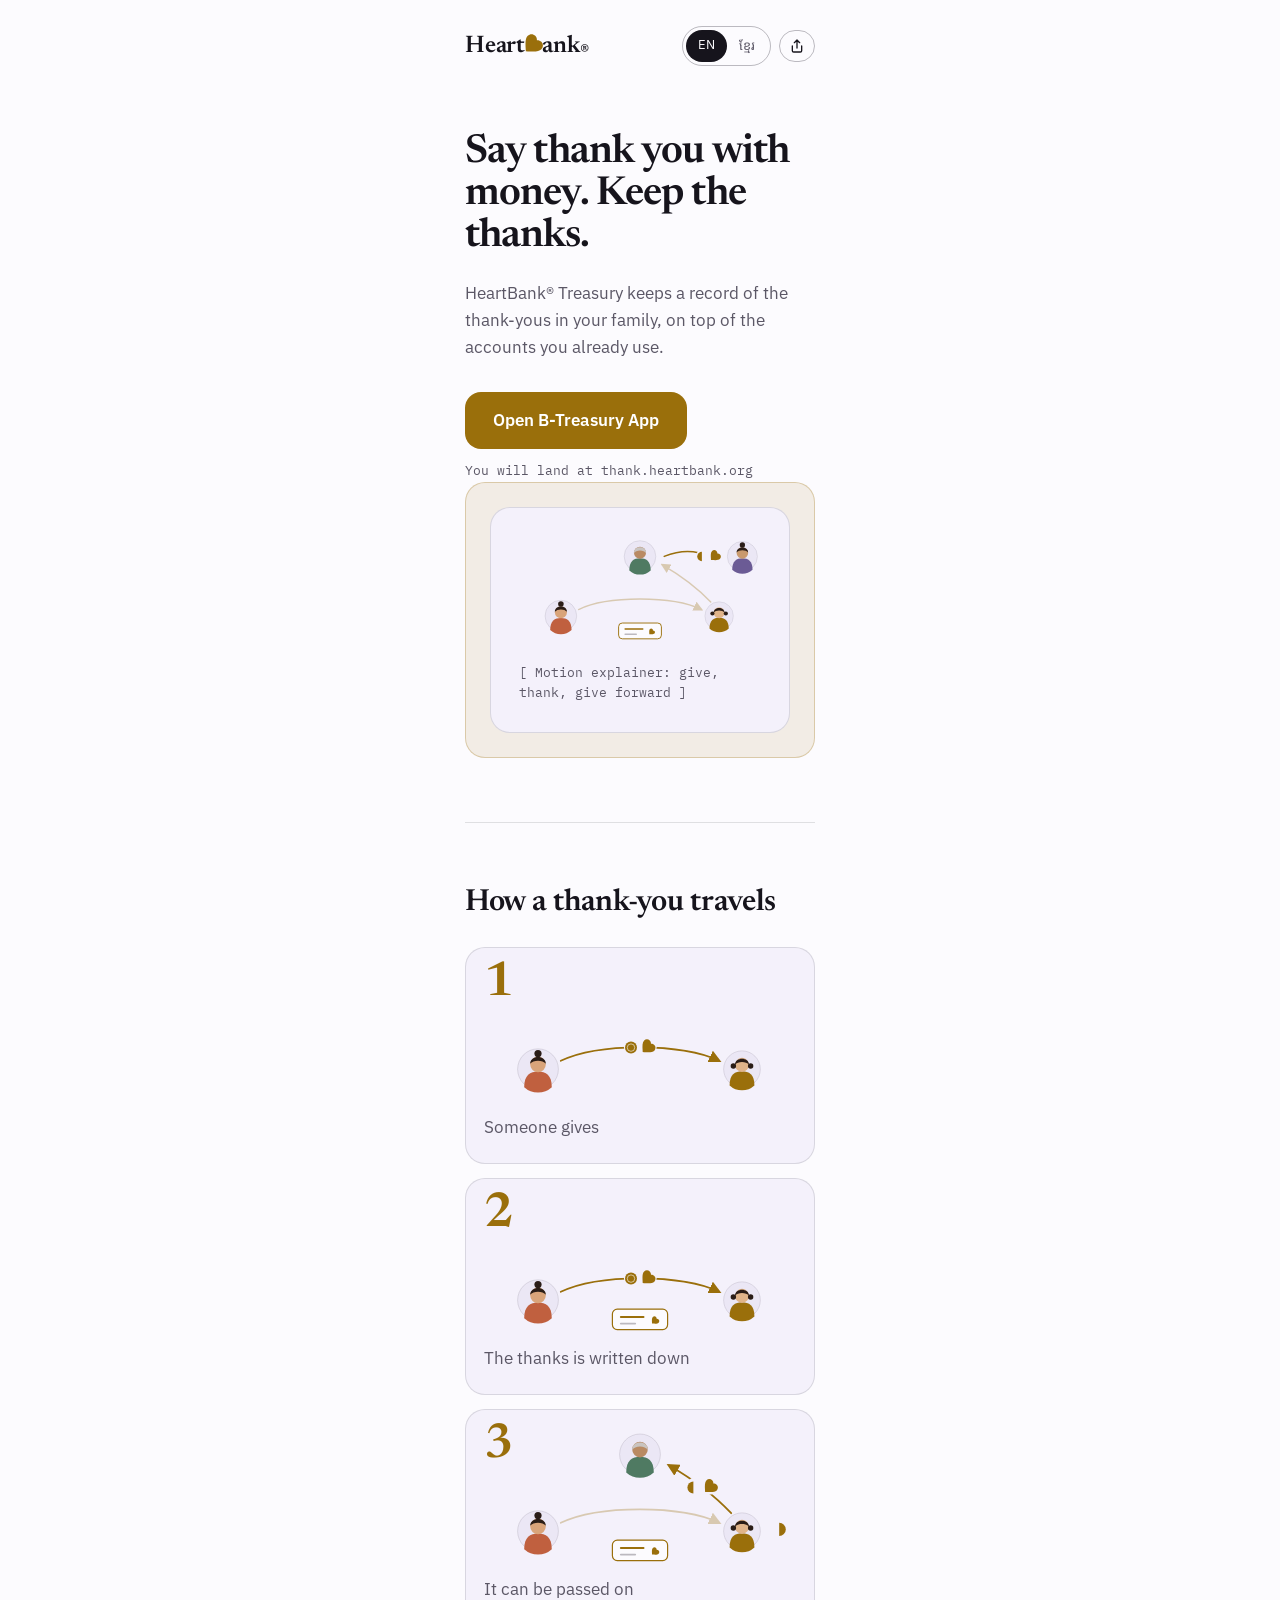
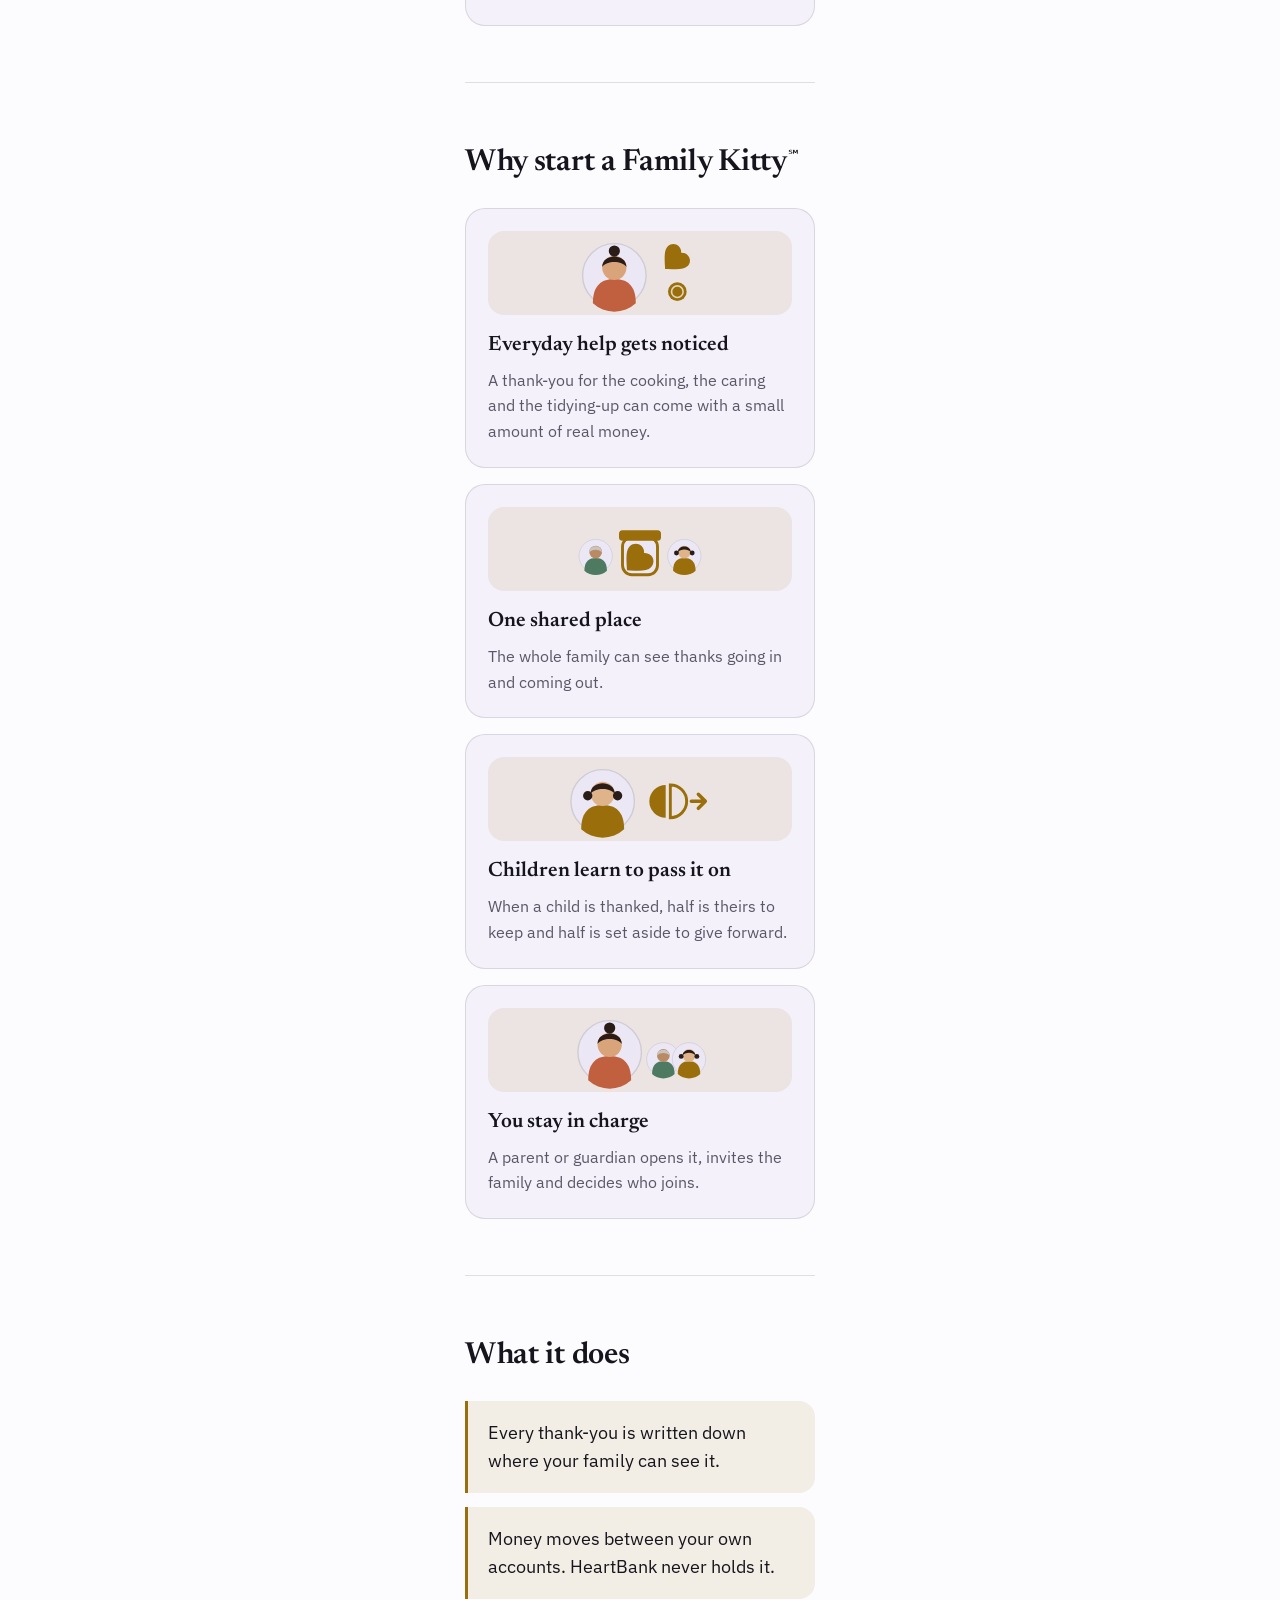
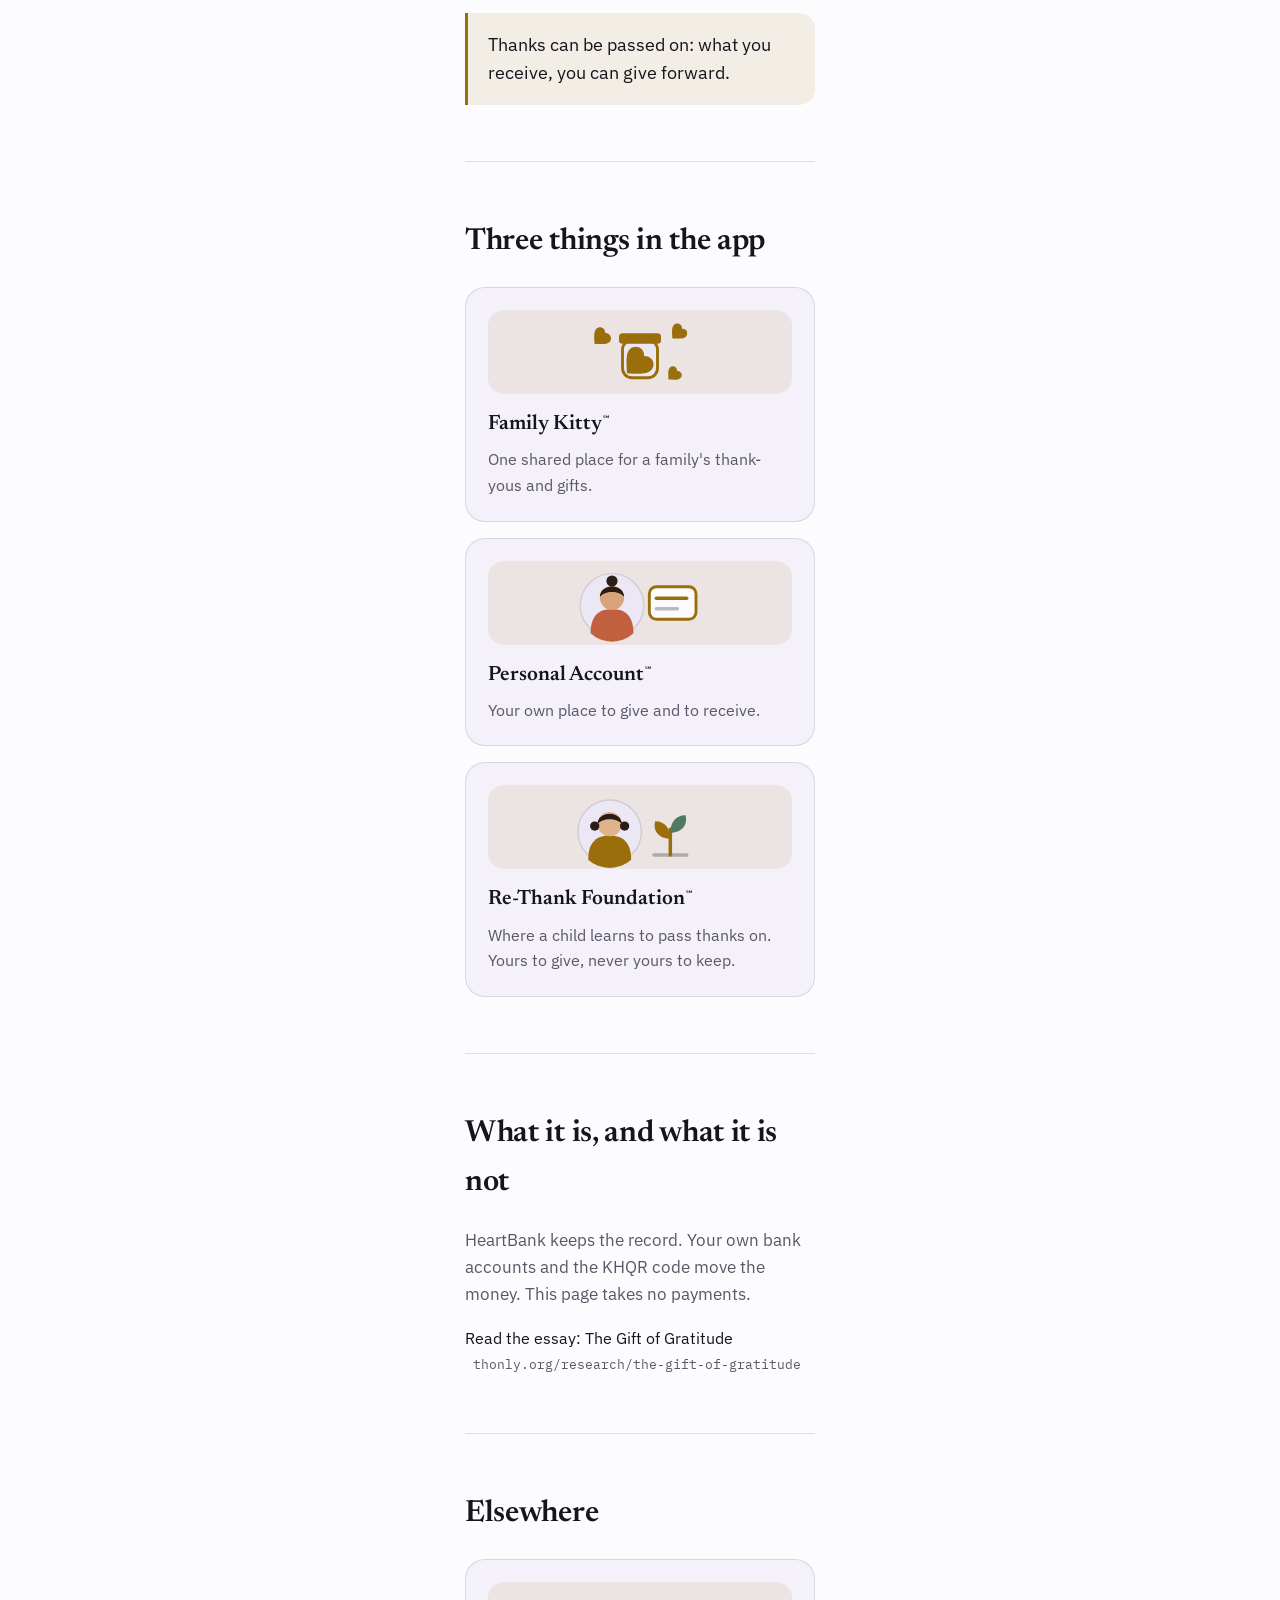
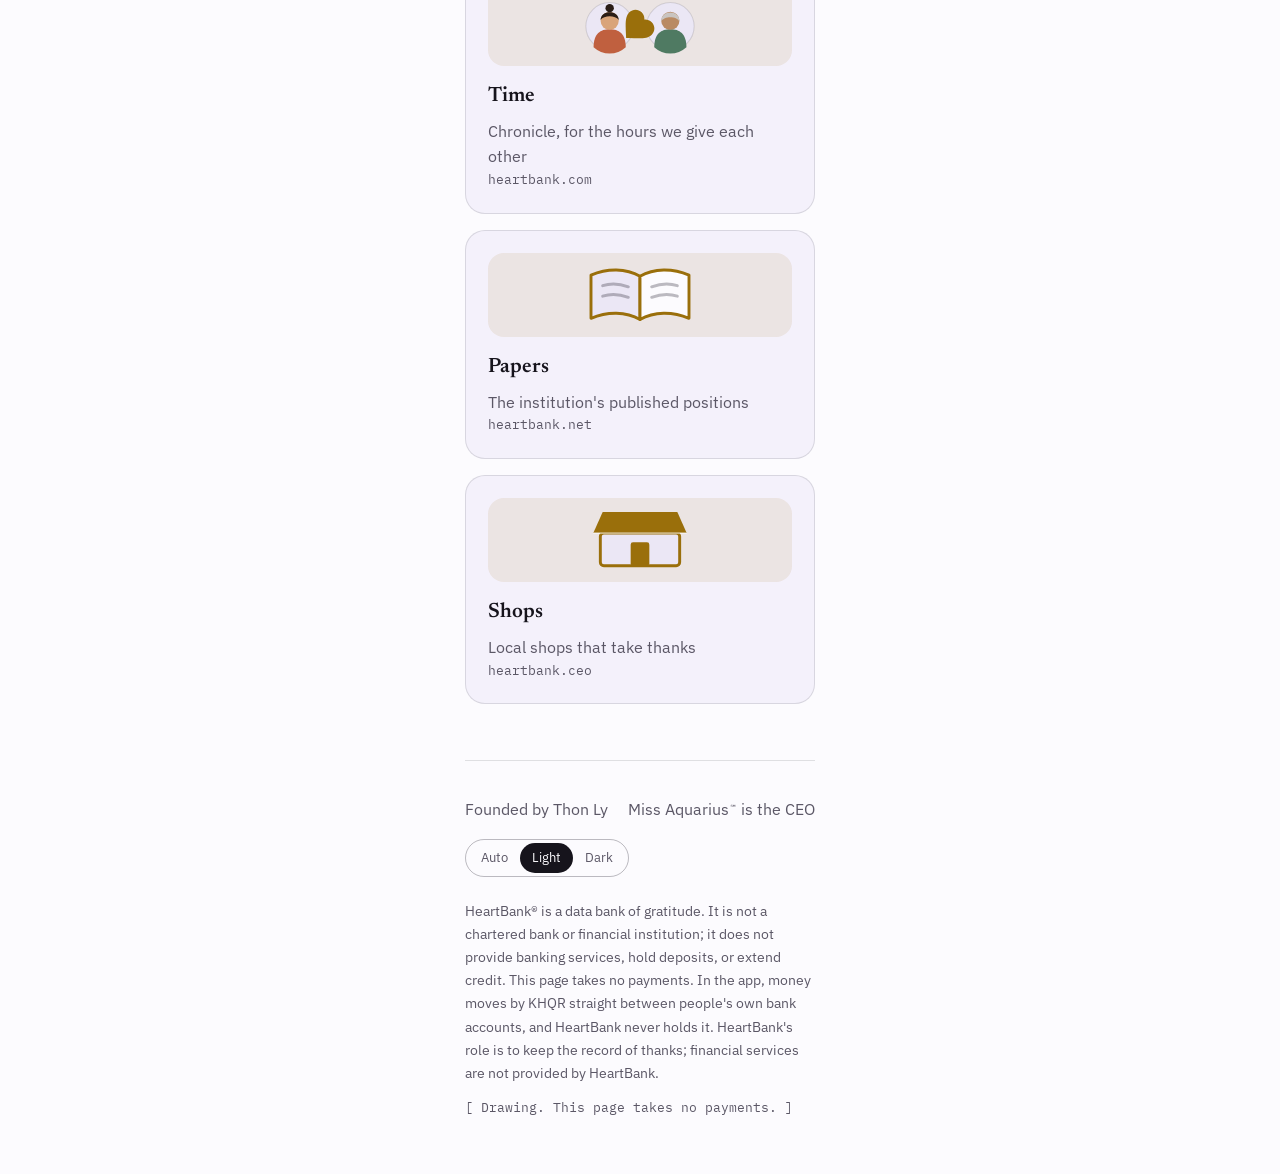
<file: LandingEnPhone.html>
<!doctype html>
<html lang="en" data-theme="light">
<head>
<meta charset="utf-8">
<meta name="viewport" content="width=390">
<meta name="googlebot" content="noindex,nofollow"><meta name="bingbot" content="noindex,nofollow">
<link rel="stylesheet" href="https://fonts.googleapis.com/css2?family=Newsreader:opsz,wght@6..72,500;6..72,600&family=IBM+Plex+Sans:wght@400;500;600&family=IBM+Plex+Mono:wght@400;500&family=Noto+Sans+Khmer:wght@400;500;600&display=swap">
<link rel="stylesheet" href="board.css?v=a6d19623">
<style>[hidden]{display:none!important}</style>
<title>heartbank.org landing (en, light, phone)</title>
</head>
<body>
<div class="board phone"><header><div class="wordmark">Heart<svg viewBox="0 0 24 24" aria-hidden="true"><path fill="currentColor" d="M3.9743 20.0257L3.8824 18.0670C3.5430 11.1232 3.3167 6.5411 5.9896 3.8683C8.1675 1.6904 11.5899 1.6904 13.7678 3.8683C14.9981 5.0986 15.6062 6.8523 15.4719 8.5281C17.1477 8.3938 18.9014 9.0019 20.1317 10.2322C22.3096 12.4101 22.3096 15.8325 20.1317 18.0104C17.4589 20.6833 12.8768 20.4570 5.9260 20.1247L3.9743 20.0257Z"/></svg>ank<sup>®</sup></div><div class="tools"><div class="seg"><span class="on">EN</span><span class="km">ខ្មែរ</span></div><span class="share"><svg viewBox="0 0 24 24" aria-hidden="true"><path d="M12 3v12M12 3l-4 4M12 3l4 4M5 12v7a2 2 0 0 0 2 2h10a2 2 0 0 0 2-2v-7" fill="none" stroke="currentColor" stroke-width="2" stroke-linecap="round" stroke-linejoin="round"/></svg><span class="lbl">Share</span></span></div></header><section class="intro"><div><h1 class="">Say thank you with money. Keep the thanks.</h1><p class="lede">HeartBank® Treasury keeps a record of the thank-yous in your family, on top of the accounts you already use.</p><p style="margin:32px 0 0"><span class="btn">Open B-Treasury App</span></p><p class="note">You will land at thank.heartbank.org</p></div><div class="art"><div class="poster"><svg viewBox="0 0 520 230" role="img" aria-hidden="true"><defs><marker id="ar4" viewBox="0 0 10 10" refX="8" refY="5" markerWidth="7" markerHeight="7" orient="auto"><path d="M0 0L10 5L0 10Z" fill="var(--accent)"/></marker></defs><g transform="translate(90 172) scale(1.0)"><circle cx="0" cy="0" r="34" fill="var(--surface-2)" stroke="var(--line)" stroke-width="1.5"/><path d="M-23 30 C-23 10 -13 4 0 4 C13 4 23 10 23 30 A34 34 0 0 1 -23 30 Z" fill="#c0603f"/><circle cx="0" cy="-8" r="13" fill="#d9a47a"/><path d="M-13 -9 C-13 -24 13 -24 13 -9 C8 -16 -8 -16 -13 -9 Z" fill="#2a1d17"/><circle cx="0" cy="-26" r="6" fill="#2a1d17"/></g><g transform="translate(430 172) scale(0.9)"><circle cx="0" cy="0" r="34" fill="var(--surface-2)" stroke="var(--line)" stroke-width="1.5"/><path d="M-23 30 C-23 10 -13 4 0 4 C13 4 23 10 23 30 A34 34 0 0 1 -23 30 Z" fill="var(--accent)"/><circle cx="0" cy="-8" r="13" fill="#e0b48a"/><path d="M-13 -8 C-13 -23 13 -23 13 -8 C8 -15 -8 -15 -13 -8 Z" fill="#2a1d17"/><circle cx="-16" cy="-6" r="5" fill="#2a1d17"/><circle cx="16" cy="-6" r="5" fill="#2a1d17"/></g><g transform="translate(260 44) scale(1.0)"><circle cx="0" cy="0" r="34" fill="var(--surface-2)" stroke="var(--line)" stroke-width="1.5"/><path d="M-23 30 C-23 10 -13 4 0 4 C13 4 23 10 23 30 A34 34 0 0 1 -23 30 Z" fill="#4f7a62"/><circle cx="0" cy="-8" r="13" fill="#b98a63"/><path d="M-13 -7 C-14 -24 14 -24 13 -7 C9 -15 -9 -15 -13 -7 Z" fill="#c9c4c0"/></g><g transform="translate(480 44) scale(0.95)"><circle cx="0" cy="0" r="34" fill="var(--surface-2)" stroke="var(--line)" stroke-width="1.5"/><path d="M-23 30 C-23 10 -13 4 0 4 C13 4 23 10 23 30 A34 34 0 0 1 -23 30 Z" fill="#6b5b95"/><circle cx="0" cy="-8" r="13" fill="#c99a6e"/><path d="M-13 -9 C-13 -24 13 -24 13 -9 C8 -16 -8 -16 -13 -9 Z" fill="#2a1d17"/><circle cx="0" cy="-26" r="6" fill="#2a1d17"/></g><path d="M128 158 C190 128 330 128 392 158" fill="none" stroke="var(--accent)" stroke-width="3" stroke-linecap="round" opacity=".3" marker-end="url(#ar4)"/><g transform="translate(260 204)"><rect x="-46" y="-17" width="92" height="34" rx="8" fill="var(--bg)" stroke="var(--accent)" stroke-width="2"/><line x1="-32" y1="-4" x2="6" y2="-4" stroke="var(--accent)" stroke-width="3" stroke-linecap="round"/><line x1="-32" y1="7" x2="-8" y2="7" stroke="var(--line-strong)" stroke-width="3" stroke-linecap="round"/><path transform="translate(26 1) scale(0.68) translate(-12.7237 -11.2776)" d="M3.9743 20.0257L3.8824 18.0670C3.5430 11.1232 3.3167 6.5411 5.9896 3.8683C8.1675 1.6904 11.5899 1.6904 13.7678 3.8683C14.9981 5.0986 15.6062 6.8523 15.4719 8.5281C17.1477 8.3938 18.9014 9.0019 20.1317 10.2322C22.3096 12.4101 22.3096 15.8325 20.1317 18.0104C17.4589 20.6833 12.8768 20.4570 5.9260 20.1247L3.9743 20.0257Z" fill="var(--accent)"/></g><path d="M412 142 C384 112 346 84 308 62" fill="none" stroke="var(--accent)" stroke-width="3" stroke-linecap="round" opacity=".3" marker-end="url(#ar4)"/><path d="M312 44 C346 30 380 30 408 44" fill="none" stroke="var(--accent)" stroke-width="3" stroke-linecap="round" opacity="1" marker-end="url(#ar4)"/><rect x="381" y="28" width="55" height="28" rx="14" fill="var(--surface)"/><path d="M393 34 A10 10 0 0 0 393 54 Z" fill="var(--accent)"/><path transform="translate(423 41) scale(1.2) translate(-12.7237 -11.2776)" d="M3.9743 20.0257L3.8824 18.0670C3.5430 11.1232 3.3167 6.5411 5.9896 3.8683C8.1675 1.6904 11.5899 1.6904 13.7678 3.8683C14.9981 5.0986 15.6062 6.8523 15.4719 8.5281C17.1477 8.3938 18.9014 9.0019 20.1317 10.2322C22.3096 12.4101 22.3096 15.8325 20.1317 18.0104C17.4589 20.6833 12.8768 20.4570 5.9260 20.1247L3.9743 20.0257Z" fill="var(--accent)"/></svg><p class="note" style="margin:0">[ Motion explainer: give, thank, give forward ]</p></div></div></section><section><h2 class="">How a thank-you travels</h2><div class="steps"><div class="step"><svg viewBox="0 0 520 230" role="img" aria-hidden="true"><defs><marker id="ar1" viewBox="0 0 10 10" refX="8" refY="5" markerWidth="7" markerHeight="7" orient="auto"><path d="M0 0L10 5L0 10Z" fill="var(--accent)"/></marker></defs><g transform="translate(90 172) scale(1.0)"><circle cx="0" cy="0" r="34" fill="var(--surface-2)" stroke="var(--line)" stroke-width="1.5"/><path d="M-23 30 C-23 10 -13 4 0 4 C13 4 23 10 23 30 A34 34 0 0 1 -23 30 Z" fill="#c0603f"/><circle cx="0" cy="-8" r="13" fill="#d9a47a"/><path d="M-13 -9 C-13 -24 13 -24 13 -9 C8 -16 -8 -16 -13 -9 Z" fill="#2a1d17"/><circle cx="0" cy="-26" r="6" fill="#2a1d17"/></g><g transform="translate(430 172) scale(0.9)"><circle cx="0" cy="0" r="34" fill="var(--surface-2)" stroke="var(--line)" stroke-width="1.5"/><path d="M-23 30 C-23 10 -13 4 0 4 C13 4 23 10 23 30 A34 34 0 0 1 -23 30 Z" fill="var(--accent)"/><circle cx="0" cy="-8" r="13" fill="#e0b48a"/><path d="M-13 -8 C-13 -23 13 -23 13 -8 C8 -15 -8 -15 -13 -8 Z" fill="#2a1d17"/><circle cx="-16" cy="-6" r="5" fill="#2a1d17"/><circle cx="16" cy="-6" r="5" fill="#2a1d17"/></g><path d="M128 158 C190 128 330 128 392 158" fill="none" stroke="var(--accent)" stroke-width="3" stroke-linecap="round" opacity="1" marker-end="url(#ar1)"/><rect x="233" y="120" width="55" height="28" rx="14" fill="var(--surface)"/><circle cx="245" cy="136" r="10" fill="var(--accent)"/><circle cx="245" cy="136" r="6.2" fill="none" stroke="var(--accent-ink)" stroke-width="1.4" opacity=".7"/><path transform="translate(275 133) scale(1.2) translate(-12.7237 -11.2776)" d="M3.9743 20.0257L3.8824 18.0670C3.5430 11.1232 3.3167 6.5411 5.9896 3.8683C8.1675 1.6904 11.5899 1.6904 13.7678 3.8683C14.9981 5.0986 15.6062 6.8523 15.4719 8.5281C17.1477 8.3938 18.9014 9.0019 20.1317 10.2322C22.3096 12.4101 22.3096 15.8325 20.1317 18.0104C17.4589 20.6833 12.8768 20.4570 5.9260 20.1247L3.9743 20.0257Z" fill="var(--accent)"/></svg><b>1</b>Someone gives</div><div class="step"><svg viewBox="0 0 520 230" role="img" aria-hidden="true"><defs><marker id="ar2" viewBox="0 0 10 10" refX="8" refY="5" markerWidth="7" markerHeight="7" orient="auto"><path d="M0 0L10 5L0 10Z" fill="var(--accent)"/></marker></defs><g transform="translate(90 172) scale(1.0)"><circle cx="0" cy="0" r="34" fill="var(--surface-2)" stroke="var(--line)" stroke-width="1.5"/><path d="M-23 30 C-23 10 -13 4 0 4 C13 4 23 10 23 30 A34 34 0 0 1 -23 30 Z" fill="#c0603f"/><circle cx="0" cy="-8" r="13" fill="#d9a47a"/><path d="M-13 -9 C-13 -24 13 -24 13 -9 C8 -16 -8 -16 -13 -9 Z" fill="#2a1d17"/><circle cx="0" cy="-26" r="6" fill="#2a1d17"/></g><g transform="translate(430 172) scale(0.9)"><circle cx="0" cy="0" r="34" fill="var(--surface-2)" stroke="var(--line)" stroke-width="1.5"/><path d="M-23 30 C-23 10 -13 4 0 4 C13 4 23 10 23 30 A34 34 0 0 1 -23 30 Z" fill="var(--accent)"/><circle cx="0" cy="-8" r="13" fill="#e0b48a"/><path d="M-13 -8 C-13 -23 13 -23 13 -8 C8 -15 -8 -15 -13 -8 Z" fill="#2a1d17"/><circle cx="-16" cy="-6" r="5" fill="#2a1d17"/><circle cx="16" cy="-6" r="5" fill="#2a1d17"/></g><path d="M128 158 C190 128 330 128 392 158" fill="none" stroke="var(--accent)" stroke-width="3" stroke-linecap="round" opacity="1" marker-end="url(#ar2)"/><rect x="233" y="120" width="55" height="28" rx="14" fill="var(--surface)"/><circle cx="245" cy="136" r="10" fill="var(--accent)"/><circle cx="245" cy="136" r="6.2" fill="none" stroke="var(--accent-ink)" stroke-width="1.4" opacity=".7"/><path transform="translate(275 133) scale(1.2) translate(-12.7237 -11.2776)" d="M3.9743 20.0257L3.8824 18.0670C3.5430 11.1232 3.3167 6.5411 5.9896 3.8683C8.1675 1.6904 11.5899 1.6904 13.7678 3.8683C14.9981 5.0986 15.6062 6.8523 15.4719 8.5281C17.1477 8.3938 18.9014 9.0019 20.1317 10.2322C22.3096 12.4101 22.3096 15.8325 20.1317 18.0104C17.4589 20.6833 12.8768 20.4570 5.9260 20.1247L3.9743 20.0257Z" fill="var(--accent)"/><g transform="translate(260 204)"><rect x="-46" y="-17" width="92" height="34" rx="8" fill="var(--bg)" stroke="var(--accent)" stroke-width="2"/><line x1="-32" y1="-4" x2="6" y2="-4" stroke="var(--accent)" stroke-width="3" stroke-linecap="round"/><line x1="-32" y1="7" x2="-8" y2="7" stroke="var(--line-strong)" stroke-width="3" stroke-linecap="round"/><path transform="translate(26 1) scale(0.68) translate(-12.7237 -11.2776)" d="M3.9743 20.0257L3.8824 18.0670C3.5430 11.1232 3.3167 6.5411 5.9896 3.8683C8.1675 1.6904 11.5899 1.6904 13.7678 3.8683C14.9981 5.0986 15.6062 6.8523 15.4719 8.5281C17.1477 8.3938 18.9014 9.0019 20.1317 10.2322C22.3096 12.4101 22.3096 15.8325 20.1317 18.0104C17.4589 20.6833 12.8768 20.4570 5.9260 20.1247L3.9743 20.0257Z" fill="var(--accent)"/></g></svg><b>2</b>The thanks is written down</div><div class="step"><svg viewBox="0 0 520 230" role="img" aria-hidden="true"><defs><marker id="ar3" viewBox="0 0 10 10" refX="8" refY="5" markerWidth="7" markerHeight="7" orient="auto"><path d="M0 0L10 5L0 10Z" fill="var(--accent)"/></marker></defs><g transform="translate(90 172) scale(1.0)"><circle cx="0" cy="0" r="34" fill="var(--surface-2)" stroke="var(--line)" stroke-width="1.5"/><path d="M-23 30 C-23 10 -13 4 0 4 C13 4 23 10 23 30 A34 34 0 0 1 -23 30 Z" fill="#c0603f"/><circle cx="0" cy="-8" r="13" fill="#d9a47a"/><path d="M-13 -9 C-13 -24 13 -24 13 -9 C8 -16 -8 -16 -13 -9 Z" fill="#2a1d17"/><circle cx="0" cy="-26" r="6" fill="#2a1d17"/></g><g transform="translate(430 172) scale(0.9)"><circle cx="0" cy="0" r="34" fill="var(--surface-2)" stroke="var(--line)" stroke-width="1.5"/><path d="M-23 30 C-23 10 -13 4 0 4 C13 4 23 10 23 30 A34 34 0 0 1 -23 30 Z" fill="var(--accent)"/><circle cx="0" cy="-8" r="13" fill="#e0b48a"/><path d="M-13 -8 C-13 -23 13 -23 13 -8 C8 -15 -8 -15 -13 -8 Z" fill="#2a1d17"/><circle cx="-16" cy="-6" r="5" fill="#2a1d17"/><circle cx="16" cy="-6" r="5" fill="#2a1d17"/></g><g transform="translate(260 44) scale(1.0)"><circle cx="0" cy="0" r="34" fill="var(--surface-2)" stroke="var(--line)" stroke-width="1.5"/><path d="M-23 30 C-23 10 -13 4 0 4 C13 4 23 10 23 30 A34 34 0 0 1 -23 30 Z" fill="#4f7a62"/><circle cx="0" cy="-8" r="13" fill="#b98a63"/><path d="M-13 -7 C-14 -24 14 -24 13 -7 C9 -15 -9 -15 -13 -7 Z" fill="#c9c4c0"/></g><path d="M128 158 C190 128 330 128 392 158" fill="none" stroke="var(--accent)" stroke-width="3" stroke-linecap="round" opacity=".3" marker-end="url(#ar3)"/><g transform="translate(260 204)"><rect x="-46" y="-17" width="92" height="34" rx="8" fill="var(--bg)" stroke="var(--accent)" stroke-width="2"/><line x1="-32" y1="-4" x2="6" y2="-4" stroke="var(--accent)" stroke-width="3" stroke-linecap="round"/><line x1="-32" y1="7" x2="-8" y2="7" stroke="var(--line-strong)" stroke-width="3" stroke-linecap="round"/><path transform="translate(26 1) scale(0.68) translate(-12.7237 -11.2776)" d="M3.9743 20.0257L3.8824 18.0670C3.5430 11.1232 3.3167 6.5411 5.9896 3.8683C8.1675 1.6904 11.5899 1.6904 13.7678 3.8683C14.9981 5.0986 15.6062 6.8523 15.4719 8.5281C17.1477 8.3938 18.9014 9.0019 20.1317 10.2322C22.3096 12.4101 22.3096 15.8325 20.1317 18.0104C17.4589 20.6833 12.8768 20.4570 5.9260 20.1247L3.9743 20.0257Z" fill="var(--accent)"/></g><path d="M412 142 C384 112 346 84 308 62" fill="none" stroke="var(--accent)" stroke-width="3" stroke-linecap="round" opacity="1" marker-end="url(#ar3)"/><rect x="337" y="83" width="55" height="28" rx="14" fill="var(--surface)"/><path d="M349 89 A10 10 0 0 0 349 109 Z" fill="var(--accent)"/><path transform="translate(379 96) scale(1.2) translate(-12.7237 -11.2776)" d="M3.9743 20.0257L3.8824 18.0670C3.5430 11.1232 3.3167 6.5411 5.9896 3.8683C8.1675 1.6904 11.5899 1.6904 13.7678 3.8683C14.9981 5.0986 15.6062 6.8523 15.4719 8.5281C17.1477 8.3938 18.9014 9.0019 20.1317 10.2322C22.3096 12.4101 22.3096 15.8325 20.1317 18.0104C17.4589 20.6833 12.8768 20.4570 5.9260 20.1247L3.9743 20.0257Z" fill="var(--accent)"/><path d="M492 158 A11 11 0 0 1 492 180 Z" fill="var(--accent)"/></svg><b>3</b>It can be passed on</div></div></section><section><h2 class="">Why start a Family Kitty<span class="sm">℠</span></h2><div class="cols cols4"><div class="card"><svg class="spot" viewBox="0 0 120 72" role="img" aria-hidden="true"><g transform="translate(38 38) scale(0.8)"><circle cx="0" cy="0" r="34" fill="var(--surface-2)" stroke="var(--line)" stroke-width="1.5"/><path d="M-23 30 C-23 10 -13 4 0 4 C13 4 23 10 23 30 A34 34 0 0 1 -23 30 Z" fill="#c0603f"/><circle cx="0" cy="-8" r="13" fill="#d9a47a"/><path d="M-13 -9 C-13 -24 13 -24 13 -9 C8 -16 -8 -16 -13 -9 Z" fill="#2a1d17"/><circle cx="0" cy="-26" r="6" fill="#2a1d17"/></g><path transform="translate(92 22) scale(1.2) translate(-12.7237 -11.2776)" d="M3.9743 20.0257L3.8824 18.0670C3.5430 11.1232 3.3167 6.5411 5.9896 3.8683C8.1675 1.6904 11.5899 1.6904 13.7678 3.8683C14.9981 5.0986 15.6062 6.8523 15.4719 8.5281C17.1477 8.3938 18.9014 9.0019 20.1317 10.2322C22.3096 12.4101 22.3096 15.8325 20.1317 18.0104C17.4589 20.6833 12.8768 20.4570 5.9260 20.1247L3.9743 20.0257Z" fill="var(--accent)"/><circle cx="92" cy="52" r="8" fill="var(--accent)"/><circle cx="92" cy="52" r="4.96" fill="none" stroke="var(--accent-ink)" stroke-width="1.4" opacity=".7"/></svg><h3 class="">Everyday help gets noticed</h3><p class="">A thank-you for the cooking, the caring and the tidying-up can come with a small amount of real money.</p></div><div class="card"><svg class="spot" viewBox="0 0 120 72" role="img" aria-hidden="true"><rect x="45" y="26" width="30" height="32" rx="8" fill="var(--surface-2)" stroke="var(--accent)" stroke-width="2.5"/><rect x="42" y="20" width="36" height="9" rx="3" fill="var(--accent)"/><path transform="translate(60 43) scale(1.28) translate(-12.7237 -11.2776)" d="M3.9743 20.0257L3.8824 18.0670C3.5430 11.1232 3.3167 6.5411 5.9896 3.8683C8.1675 1.6904 11.5899 1.6904 13.7678 3.8683C14.9981 5.0986 15.6062 6.8523 15.4719 8.5281C17.1477 8.3938 18.9014 9.0019 20.1317 10.2322C22.3096 12.4101 22.3096 15.8325 20.1317 18.0104C17.4589 20.6833 12.8768 20.4570 5.9260 20.1247L3.9743 20.0257Z" fill="var(--accent)"/><g transform="translate(22 42) scale(0.42)"><circle cx="0" cy="0" r="34" fill="var(--surface-2)" stroke="var(--line)" stroke-width="1.5"/><path d="M-23 30 C-23 10 -13 4 0 4 C13 4 23 10 23 30 A34 34 0 0 1 -23 30 Z" fill="#4f7a62"/><circle cx="0" cy="-8" r="13" fill="#b98a63"/><path d="M-13 -7 C-14 -24 14 -24 13 -7 C9 -15 -9 -15 -13 -7 Z" fill="#c9c4c0"/></g><g transform="translate(98 42) scale(0.42)"><circle cx="0" cy="0" r="34" fill="var(--surface-2)" stroke="var(--line)" stroke-width="1.5"/><path d="M-23 30 C-23 10 -13 4 0 4 C13 4 23 10 23 30 A34 34 0 0 1 -23 30 Z" fill="var(--accent)"/><circle cx="0" cy="-8" r="13" fill="#e0b48a"/><path d="M-13 -8 C-13 -23 13 -23 13 -8 C8 -15 -8 -15 -13 -8 Z" fill="#2a1d17"/><circle cx="-16" cy="-6" r="5" fill="#2a1d17"/><circle cx="16" cy="-6" r="5" fill="#2a1d17"/></g></svg><h3 class="">One shared place</h3><p class="">The whole family can see thanks going in and coming out.</p></div><div class="card"><svg class="spot" viewBox="0 0 120 72" role="img" aria-hidden="true"><g transform="translate(28 38) scale(0.8)"><circle cx="0" cy="0" r="34" fill="var(--surface-2)" stroke="var(--line)" stroke-width="1.5"/><path d="M-23 30 C-23 10 -13 4 0 4 C13 4 23 10 23 30 A34 34 0 0 1 -23 30 Z" fill="var(--accent)"/><circle cx="0" cy="-8" r="13" fill="#e0b48a"/><path d="M-13 -8 C-13 -23 13 -23 13 -8 C8 -15 -8 -15 -13 -8 Z" fill="#2a1d17"/><circle cx="-16" cy="-6" r="5" fill="#2a1d17"/><circle cx="16" cy="-6" r="5" fill="#2a1d17"/></g><path d="M82 24 A14 14 0 0 0 82 52 Z" fill="var(--accent)"/><path d="M86 24 A14 14 0 0 1 86 52 Z" fill="none" stroke="var(--accent)" stroke-width="2.5"/><path d="M104 38 H116 M110 32 L116 38 L110 44" fill="none" stroke="var(--accent)" stroke-width="3" stroke-linecap="round" stroke-linejoin="round"/></svg><h3 class="">Children learn to pass it on</h3><p class="">When a child is thanked, half is theirs to keep and half is set aside to give forward.</p></div><div class="card"><svg class="spot" viewBox="0 0 120 72" role="img" aria-hidden="true"><g transform="translate(34 38) scale(0.8)"><circle cx="0" cy="0" r="34" fill="var(--surface-2)" stroke="var(--line)" stroke-width="1.5"/><path d="M-23 30 C-23 10 -13 4 0 4 C13 4 23 10 23 30 A34 34 0 0 1 -23 30 Z" fill="#c0603f"/><circle cx="0" cy="-8" r="13" fill="#d9a47a"/><path d="M-13 -9 C-13 -24 13 -24 13 -9 C8 -16 -8 -16 -13 -9 Z" fill="#2a1d17"/><circle cx="0" cy="-26" r="6" fill="#2a1d17"/></g><g transform="translate(80 44) scale(0.42)"><circle cx="0" cy="0" r="34" fill="var(--surface-2)" stroke="var(--line)" stroke-width="1.5"/><path d="M-23 30 C-23 10 -13 4 0 4 C13 4 23 10 23 30 A34 34 0 0 1 -23 30 Z" fill="#4f7a62"/><circle cx="0" cy="-8" r="13" fill="#b98a63"/><path d="M-13 -7 C-14 -24 14 -24 13 -7 C9 -15 -9 -15 -13 -7 Z" fill="#c9c4c0"/></g><g transform="translate(102 44) scale(0.42)"><circle cx="0" cy="0" r="34" fill="var(--surface-2)" stroke="var(--line)" stroke-width="1.5"/><path d="M-23 30 C-23 10 -13 4 0 4 C13 4 23 10 23 30 A34 34 0 0 1 -23 30 Z" fill="var(--accent)"/><circle cx="0" cy="-8" r="13" fill="#e0b48a"/><path d="M-13 -8 C-13 -23 13 -23 13 -8 C8 -15 -8 -15 -13 -8 Z" fill="#2a1d17"/><circle cx="-16" cy="-6" r="5" fill="#2a1d17"/><circle cx="16" cy="-6" r="5" fill="#2a1d17"/></g></svg><h3 class="">You stay in charge</h3><p class="">A parent or guardian opens it, invites the family and decides who joins.</p></div></div></section><section><h2 class="">What it does</h2><ul class="ben"><li class="">Every thank-you is written down where your family can see it.</li><li class="">Money moves between your own accounts. HeartBank never holds it.</li><li class="">Thanks can be passed on: what you receive, you can give forward.</li></ul></section><section><h2 class="">Three things in the app</h2><div class="cols"><div class="card"><svg class="spot" viewBox="0 0 120 72" role="img" aria-hidden="true"><rect x="45" y="26" width="30" height="32" rx="8" fill="var(--surface-2)" stroke="var(--accent)" stroke-width="2.5"/><rect x="42" y="20" width="36" height="9" rx="3" fill="var(--accent)"/><path transform="translate(60 43) scale(1.28) translate(-12.7237 -11.2776)" d="M3.9743 20.0257L3.8824 18.0670C3.5430 11.1232 3.3167 6.5411 5.9896 3.8683C8.1675 1.6904 11.5899 1.6904 13.7678 3.8683C14.9981 5.0986 15.6062 6.8523 15.4719 8.5281C17.1477 8.3938 18.9014 9.0019 20.1317 10.2322C22.3096 12.4101 22.3096 15.8325 20.1317 18.0104C17.4589 20.6833 12.8768 20.4570 5.9260 20.1247L3.9743 20.0257Z" fill="var(--accent)"/><path transform="translate(28 22) scale(0.8) translate(-12.7237 -11.2776)" d="M3.9743 20.0257L3.8824 18.0670C3.5430 11.1232 3.3167 6.5411 5.9896 3.8683C8.1675 1.6904 11.5899 1.6904 13.7678 3.8683C14.9981 5.0986 15.6062 6.8523 15.4719 8.5281C17.1477 8.3938 18.9014 9.0019 20.1317 10.2322C22.3096 12.4101 22.3096 15.8325 20.1317 18.0104C17.4589 20.6833 12.8768 20.4570 5.9260 20.1247L3.9743 20.0257Z" fill="var(--accent)"/><path transform="translate(94 18) scale(0.72) translate(-12.7237 -11.2776)" d="M3.9743 20.0257L3.8824 18.0670C3.5430 11.1232 3.3167 6.5411 5.9896 3.8683C8.1675 1.6904 11.5899 1.6904 13.7678 3.8683C14.9981 5.0986 15.6062 6.8523 15.4719 8.5281C17.1477 8.3938 18.9014 9.0019 20.1317 10.2322C22.3096 12.4101 22.3096 15.8325 20.1317 18.0104C17.4589 20.6833 12.8768 20.4570 5.9260 20.1247L3.9743 20.0257Z" fill="var(--accent)"/><path transform="translate(90 54) scale(0.64) translate(-12.7237 -11.2776)" d="M3.9743 20.0257L3.8824 18.0670C3.5430 11.1232 3.3167 6.5411 5.9896 3.8683C8.1675 1.6904 11.5899 1.6904 13.7678 3.8683C14.9981 5.0986 15.6062 6.8523 15.4719 8.5281C17.1477 8.3938 18.9014 9.0019 20.1317 10.2322C22.3096 12.4101 22.3096 15.8325 20.1317 18.0104C17.4589 20.6833 12.8768 20.4570 5.9260 20.1247L3.9743 20.0257Z" fill="var(--accent)"/></svg><h3>Family Kitty<span class="sm">℠</span></h3><p class="">One shared place for a family's thank-yous and gifts.</p></div><div class="card"><svg class="spot" viewBox="0 0 120 72" role="img" aria-hidden="true"><g transform="translate(36 38) scale(0.8)"><circle cx="0" cy="0" r="34" fill="var(--surface-2)" stroke="var(--line)" stroke-width="1.5"/><path d="M-23 30 C-23 10 -13 4 0 4 C13 4 23 10 23 30 A34 34 0 0 1 -23 30 Z" fill="#c0603f"/><circle cx="0" cy="-8" r="13" fill="#d9a47a"/><path d="M-13 -9 C-13 -24 13 -24 13 -9 C8 -16 -8 -16 -13 -9 Z" fill="#2a1d17"/><circle cx="0" cy="-26" r="6" fill="#2a1d17"/></g><rect x="68" y="22" width="40" height="28" rx="6" fill="var(--bg)" stroke="var(--accent)" stroke-width="2.5"/><line x1="74" y1="32" x2="100" y2="32" stroke="var(--accent)" stroke-width="3" stroke-linecap="round"/><line x1="74" y1="41" x2="92" y2="41" stroke="var(--line-strong)" stroke-width="3" stroke-linecap="round"/></svg><h3>Personal Account<span class="sm">℠</span></h3><p class="">Your own place to give and to receive.</p></div><div class="card"><svg class="spot" viewBox="0 0 120 72" role="img" aria-hidden="true"><g transform="translate(34 40) scale(0.8)"><circle cx="0" cy="0" r="34" fill="var(--surface-2)" stroke="var(--line)" stroke-width="1.5"/><path d="M-23 30 C-23 10 -13 4 0 4 C13 4 23 10 23 30 A34 34 0 0 1 -23 30 Z" fill="var(--accent)"/><circle cx="0" cy="-8" r="13" fill="#e0b48a"/><path d="M-13 -8 C-13 -23 13 -23 13 -8 C8 -15 -8 -15 -13 -8 Z" fill="#2a1d17"/><circle cx="-16" cy="-6" r="5" fill="#2a1d17"/><circle cx="16" cy="-6" r="5" fill="#2a1d17"/></g><path d="M72 60 H100" stroke="var(--line-strong)" stroke-width="3" stroke-linecap="round"/><path d="M86 60 V38" stroke="var(--accent)" stroke-width="3" stroke-linecap="round" fill="none"/><path d="M86 46 C75 46 71 38 73 31 C82 31 86 38 86 46Z" fill="var(--accent)"/><path d="M86 41 C97 41 101 33 99 26 C90 26 86 33 86 41Z" fill="#4f7a62"/></svg><h3>Re-Thank Foundation<span class="sm">℠</span></h3><p class="">Where a child learns to pass thanks on. Yours to give, never yours to keep.</p></div></div></section><section><h2 class="">What it is, and what it is not</h2><p class="lede" style="margin-top:0">HeartBank keeps the record. Your own bank accounts and the KHQR code move the money. This page takes no payments.</p><p style="margin:18px 0 0"><span class="link a">Read the essay: The Gift of Gratitude</span> <span class="note" style="margin-left:8px">thonly.org/research/the-gift-of-gratitude</span></p></section><section><h2 class="">Elsewhere</h2><div class="cols"><div class="card"><svg class="spot" viewBox="0 0 120 72" role="img" aria-hidden="true"><g transform="translate(34 38) scale(0.6)"><circle cx="0" cy="0" r="34" fill="var(--surface-2)" stroke="var(--line)" stroke-width="1.5"/><path d="M-23 30 C-23 10 -13 4 0 4 C13 4 23 10 23 30 A34 34 0 0 1 -23 30 Z" fill="#c0603f"/><circle cx="0" cy="-8" r="13" fill="#d9a47a"/><path d="M-13 -9 C-13 -24 13 -24 13 -9 C8 -16 -8 -16 -13 -9 Z" fill="#2a1d17"/><circle cx="0" cy="-26" r="6" fill="#2a1d17"/></g><g transform="translate(86 38) scale(0.6)"><circle cx="0" cy="0" r="34" fill="var(--surface-2)" stroke="var(--line)" stroke-width="1.5"/><path d="M-23 30 C-23 10 -13 4 0 4 C13 4 23 10 23 30 A34 34 0 0 1 -23 30 Z" fill="#4f7a62"/><circle cx="0" cy="-8" r="13" fill="#b98a63"/><path d="M-13 -7 C-14 -24 14 -24 13 -7 C9 -15 -9 -15 -13 -7 Z" fill="#c9c4c0"/></g><path transform="translate(60 36) scale(1.36) translate(-12.7237 -11.2776)" d="M3.9743 20.0257L3.8824 18.0670C3.5430 11.1232 3.3167 6.5411 5.9896 3.8683C8.1675 1.6904 11.5899 1.6904 13.7678 3.8683C14.9981 5.0986 15.6062 6.8523 15.4719 8.5281C17.1477 8.3938 18.9014 9.0019 20.1317 10.2322C22.3096 12.4101 22.3096 15.8325 20.1317 18.0104C17.4589 20.6833 12.8768 20.4570 5.9260 20.1247L3.9743 20.0257Z" fill="var(--accent)"/></svg><h3 class="">Time</h3><p class="">Chronicle, for the hours we give each other</p><p class="note">heartbank.com</p></div><div class="card"><svg class="spot" viewBox="0 0 120 72" role="img" aria-hidden="true"><path d="M60 20 C48 13 32 13 18 19 V56 C32 50 48 50 60 57 Z" fill="var(--surface-2)" stroke="var(--accent)" stroke-width="2.5" stroke-linejoin="round"/><path d="M60 20 C72 13 88 13 102 19 V56 C88 50 72 50 60 57 Z" fill="var(--bg)" stroke="var(--accent)" stroke-width="2.5" stroke-linejoin="round"/><path d="M28 28 C34 26 42 26 50 29 M28 37 C34 35 42 35 50 38 M70 29 C78 26 86 26 92 28 M70 38 C78 35 86 35 92 37" fill="none" stroke="var(--line-strong)" stroke-width="2.5" stroke-linecap="round"/></svg><h3 class="">Papers</h3><p class="">The institution's published positions</p><p class="note">heartbank.net</p></div><div class="card"><svg class="spot" viewBox="0 0 120 72" role="img" aria-hidden="true"><rect x="26" y="30" width="68" height="28" rx="3" fill="var(--surface-2)" stroke="var(--accent)" stroke-width="2.5"/><path d="M20 30 L28 12 H92 L100 30 Z" fill="var(--accent)"/><path d="M20 30 H100" stroke="var(--accent-ink)" stroke-width="1.5" opacity=".5"/><rect x="52" y="38" width="16" height="20" rx="2" fill="var(--accent)"/></svg><h3 class="">Shops</h3><p class="">Local shops that take thanks</p><p class="note">heartbank.ceo</p></div></div></section><footer><div class="foot-row"><p class="who">Founded by <span class="link a">Thon Ly</span></p><p class="who"><span class="link a">Miss Aquarius</span><span class="sm">℠</span> is the CEO</p><div class="seg"><span>Auto</span><span class="on">Light</span><span>Dark</span></div></div><p class=""><span class="nw">HeartBank® is a data bank of gratitude.</span> It is not a chartered bank or financial institution; it does not provide banking services, hold deposits, or extend credit. This page takes no payments. In the app, money moves by KHQR straight between people's own bank accounts, and HeartBank never holds it. HeartBank's role is to keep the record of thanks; financial services are not provided by HeartBank.</p><p class="note">[ Drawing. This page takes no payments. ]</p></footer></div>
</body>
</html>
</file>
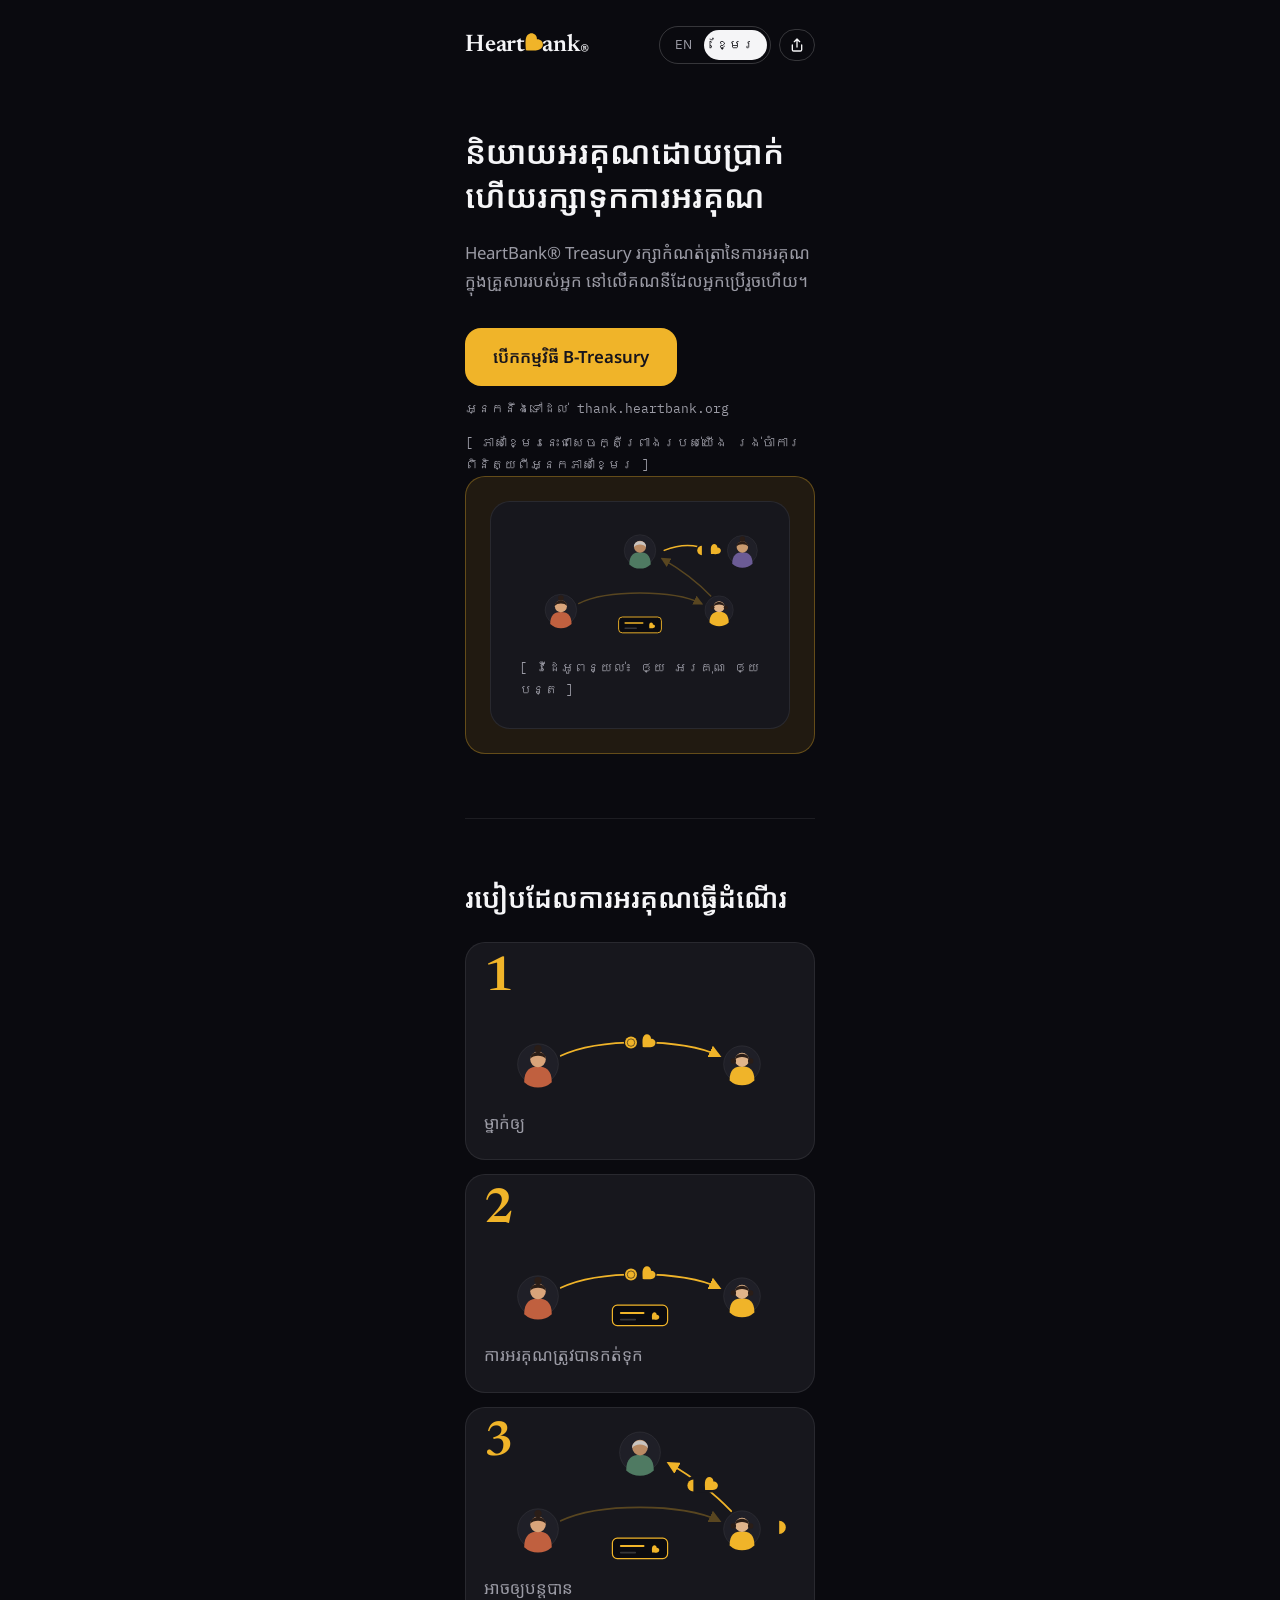
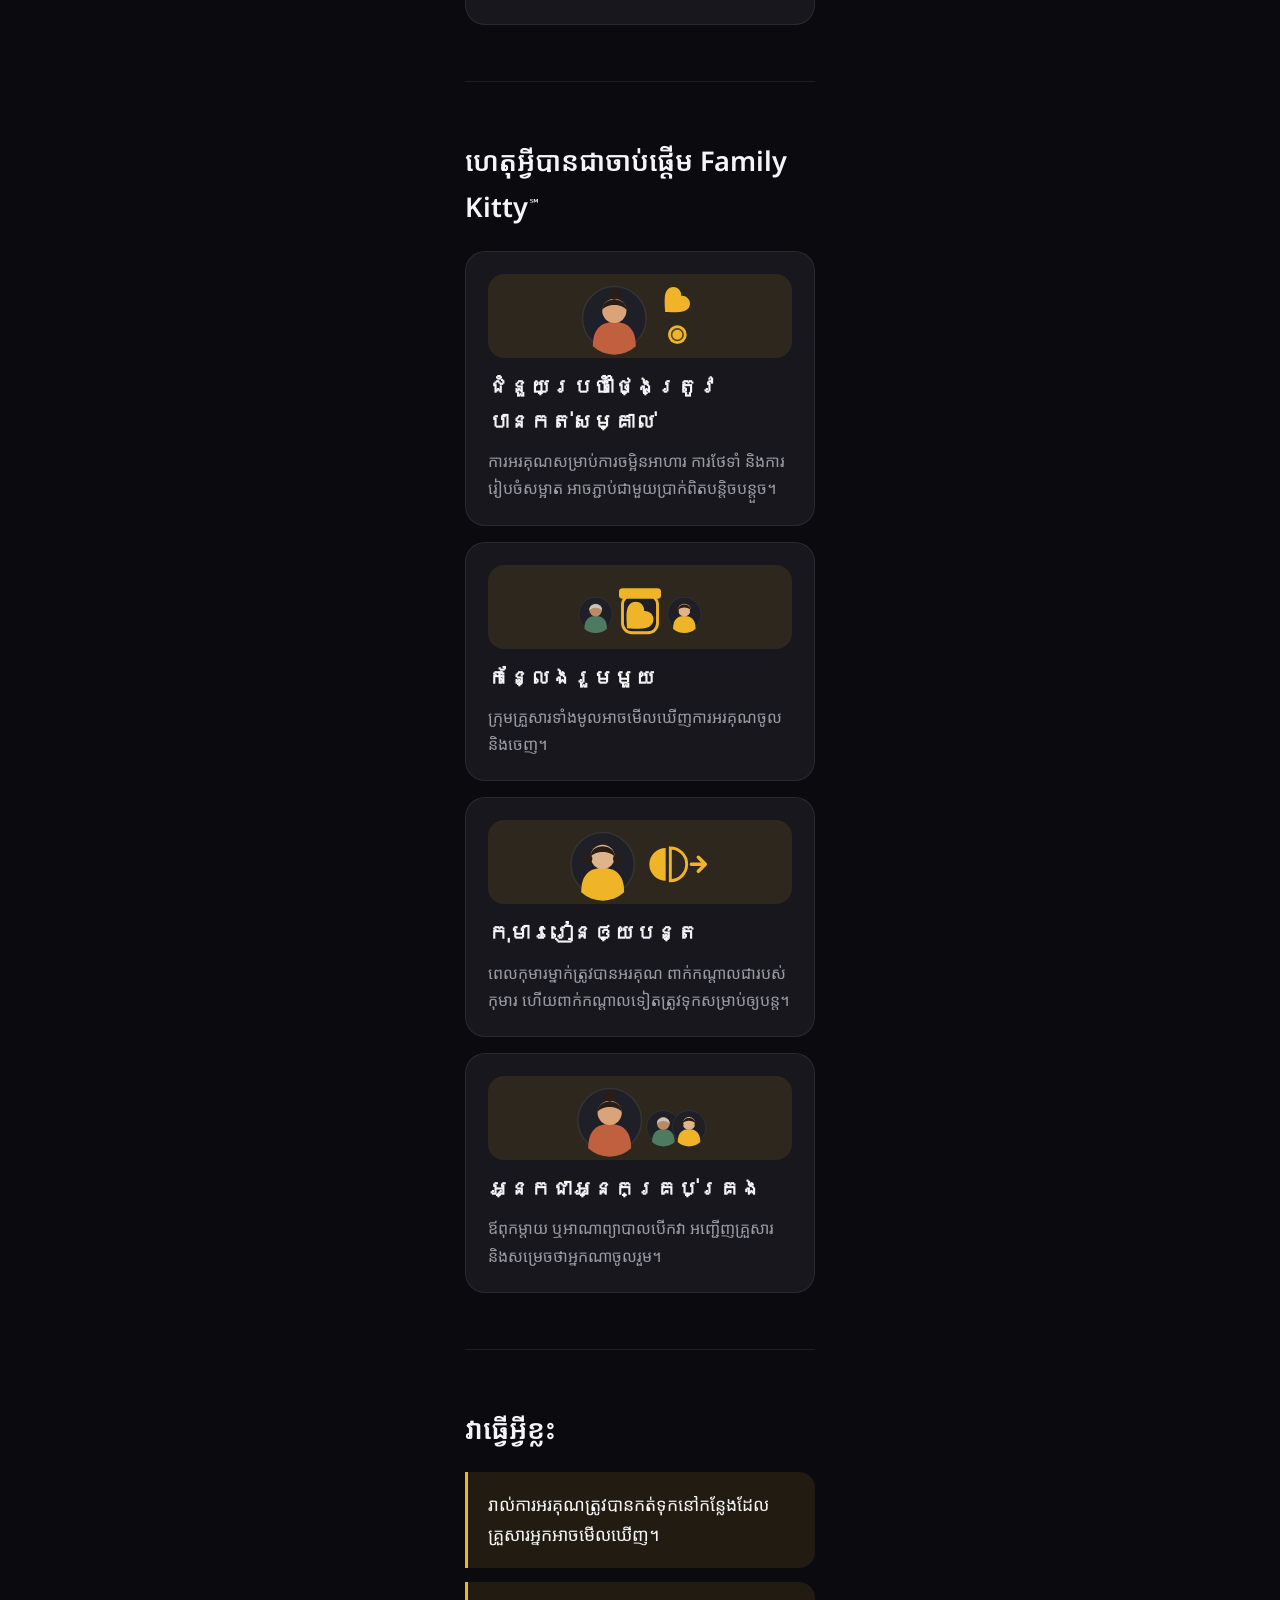
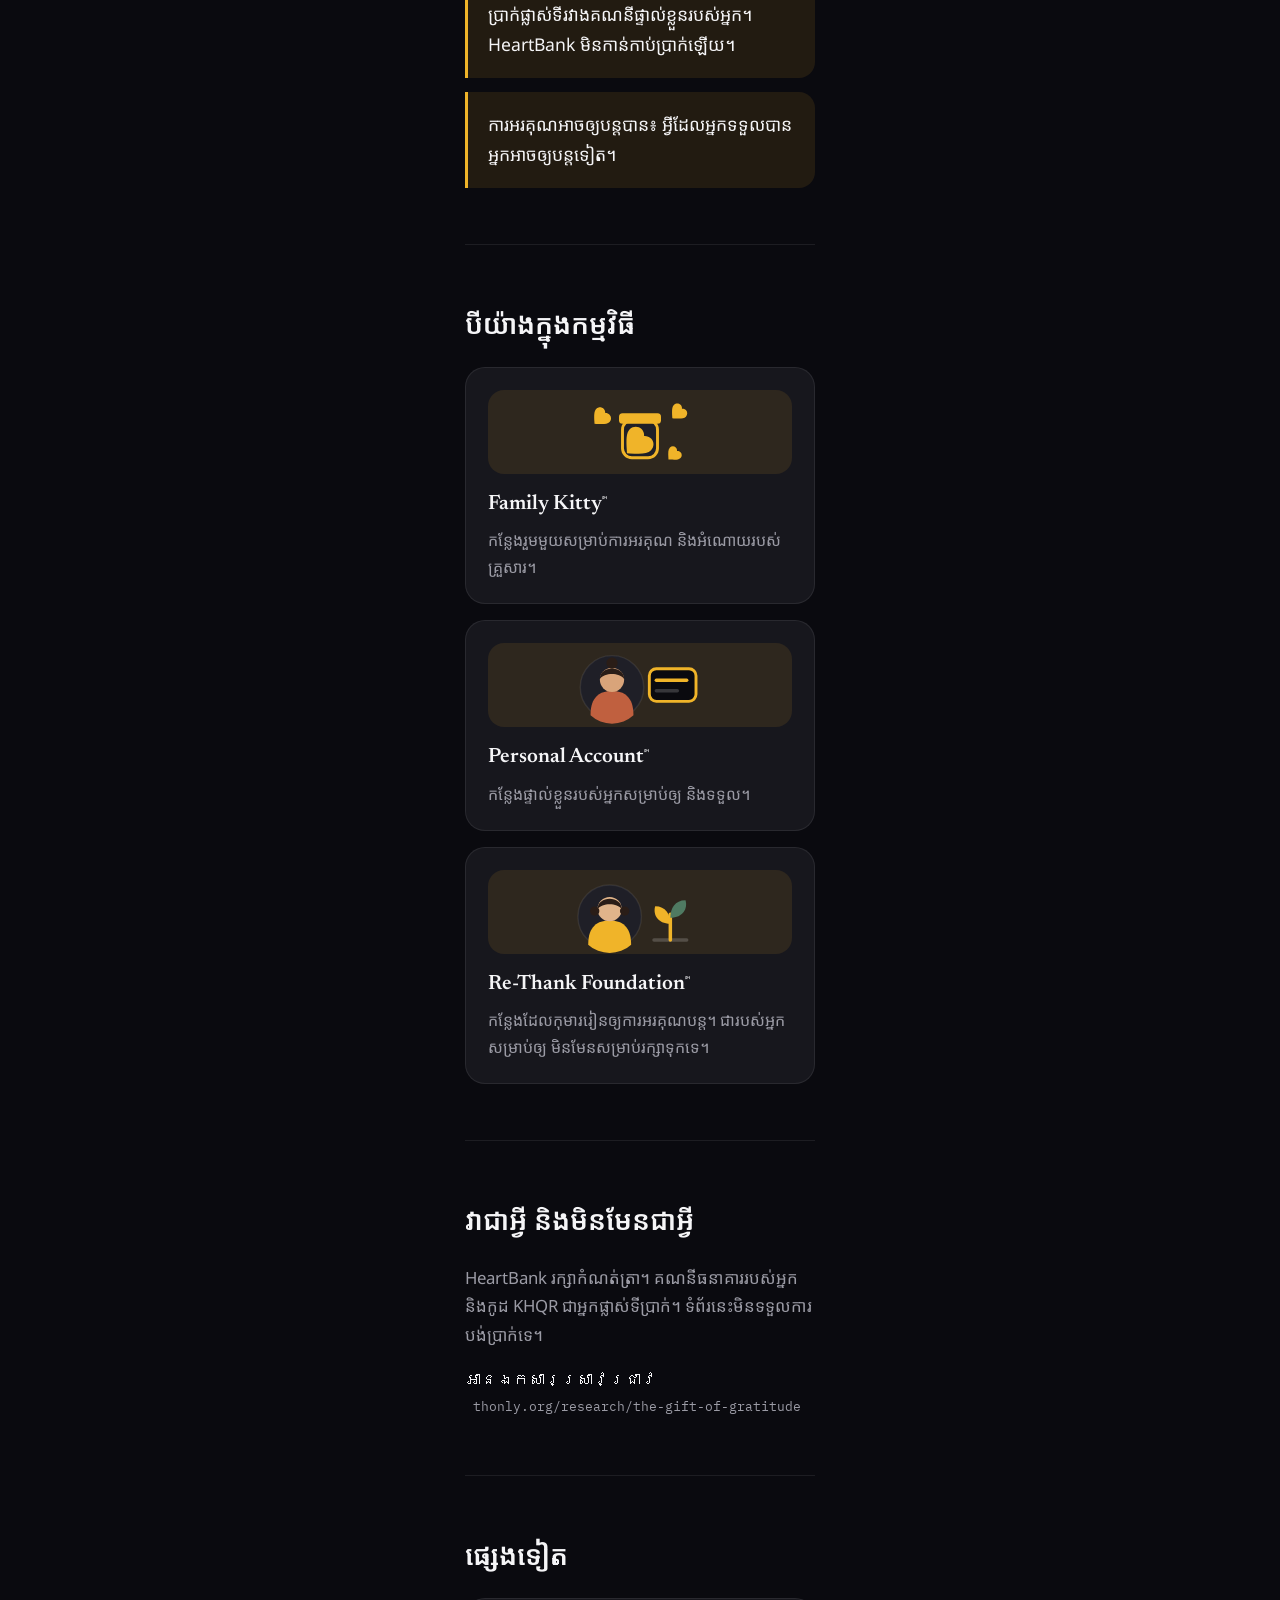
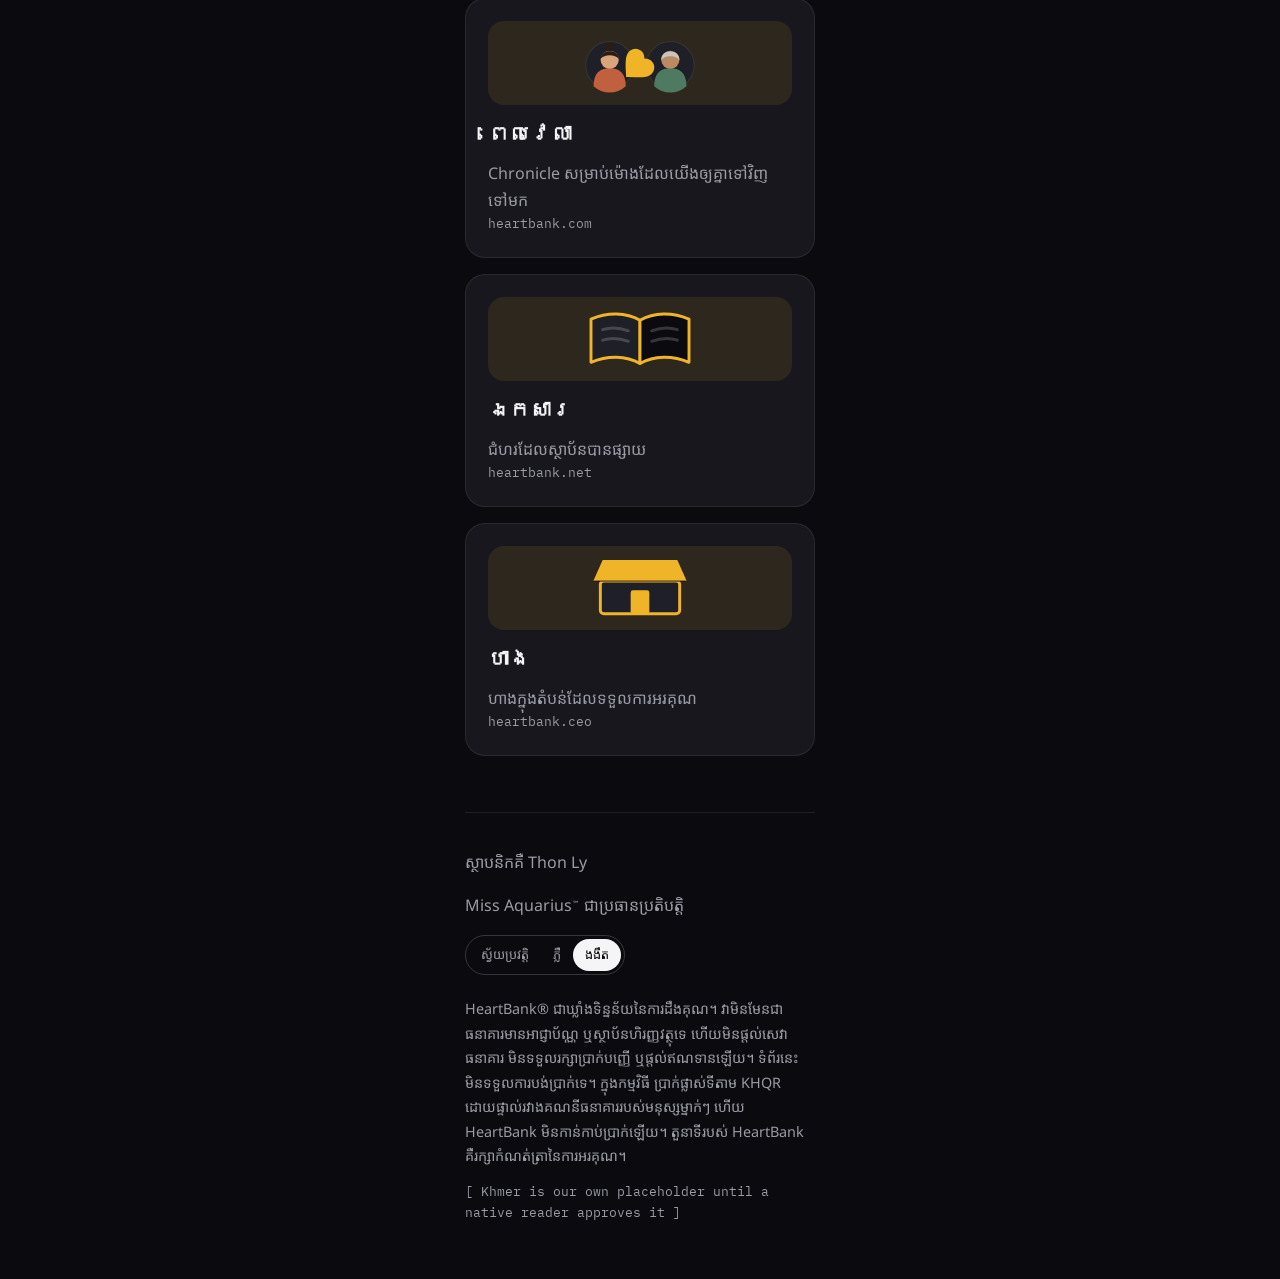
<file: LandingKmDarkPhone.html>
<!doctype html>
<html lang="km" data-theme="dark">
<head>
<meta charset="utf-8">
<meta name="viewport" content="width=390">
<meta name="googlebot" content="noindex,nofollow"><meta name="bingbot" content="noindex,nofollow">
<link rel="stylesheet" href="https://fonts.googleapis.com/css2?family=Newsreader:opsz,wght@6..72,500;6..72,600&family=IBM+Plex+Sans:wght@400;500;600&family=IBM+Plex+Mono:wght@400;500&family=Noto+Sans+Khmer:wght@400;500;600&display=swap">
<link rel="stylesheet" href="board.css?v=a6d19623">
<style>[hidden]{display:none!important}</style>
<title>heartbank.org landing (km, dark, phone)</title>
</head>
<body>
<div class="board phone"><header><div class="wordmark">Heart<svg viewBox="0 0 24 24" aria-hidden="true"><path fill="currentColor" d="M3.9743 20.0257L3.8824 18.0670C3.5430 11.1232 3.3167 6.5411 5.9896 3.8683C8.1675 1.6904 11.5899 1.6904 13.7678 3.8683C14.9981 5.0986 15.6062 6.8523 15.4719 8.5281C17.1477 8.3938 18.9014 9.0019 20.1317 10.2322C22.3096 12.4101 22.3096 15.8325 20.1317 18.0104C17.4589 20.6833 12.8768 20.4570 5.9260 20.1247L3.9743 20.0257Z"/></svg>ank<sup>®</sup></div><div class="tools"><div class="seg"><span>EN</span><span class="on" class="km">ខ្មែរ</span></div><span class="share"><svg viewBox="0 0 24 24" aria-hidden="true"><path d="M12 3v12M12 3l-4 4M12 3l4 4M5 12v7a2 2 0 0 0 2 2h10a2 2 0 0 0 2-2v-7" fill="none" stroke="currentColor" stroke-width="2" stroke-linecap="round" stroke-linejoin="round"/></svg><span class="lbl km">ចែករំលែក</span></span></div></header><section class="intro"><div><h1 class="km">និយាយអរគុណដោយប្រាក់ ហើយរក្សាទុកការអរគុណ</h1><p class="lede km">HeartBank® Treasury រក្សាកំណត់ត្រានៃការអរគុណក្នុងគ្រួសាររបស់អ្នក នៅលើគណនីដែលអ្នកប្រើរួចហើយ។</p><p style="margin:32px 0 0"><span class="btn km">បើកកម្មវិធី B-Treasury</span></p><p class="note km">អ្នកនឹងទៅដល់ thank.heartbank.org</p><p class="note km">[ ភាសាខ្មែរនេះជាសេចក្តីព្រាងរបស់យើង រង់ចាំការពិនិត្យពីអ្នកភាសាខ្មែរ ]</p></div><div class="art"><div class="poster"><svg viewBox="0 0 520 230" role="img" aria-hidden="true"><defs><marker id="ar4" viewBox="0 0 10 10" refX="8" refY="5" markerWidth="7" markerHeight="7" orient="auto"><path d="M0 0L10 5L0 10Z" fill="var(--accent)"/></marker></defs><g transform="translate(90 172) scale(1.0)"><circle cx="0" cy="0" r="34" fill="var(--surface-2)" stroke="var(--line)" stroke-width="1.5"/><path d="M-23 30 C-23 10 -13 4 0 4 C13 4 23 10 23 30 A34 34 0 0 1 -23 30 Z" fill="#c0603f"/><circle cx="0" cy="-8" r="13" fill="#d9a47a"/><path d="M-13 -9 C-13 -24 13 -24 13 -9 C8 -16 -8 -16 -13 -9 Z" fill="#2a1d17"/><circle cx="0" cy="-26" r="6" fill="#2a1d17"/></g><g transform="translate(430 172) scale(0.9)"><circle cx="0" cy="0" r="34" fill="var(--surface-2)" stroke="var(--line)" stroke-width="1.5"/><path d="M-23 30 C-23 10 -13 4 0 4 C13 4 23 10 23 30 A34 34 0 0 1 -23 30 Z" fill="var(--accent)"/><circle cx="0" cy="-8" r="13" fill="#e0b48a"/><path d="M-13 -8 C-13 -23 13 -23 13 -8 C8 -15 -8 -15 -13 -8 Z" fill="#2a1d17"/><circle cx="-16" cy="-6" r="5" fill="#2a1d17"/><circle cx="16" cy="-6" r="5" fill="#2a1d17"/></g><g transform="translate(260 44) scale(1.0)"><circle cx="0" cy="0" r="34" fill="var(--surface-2)" stroke="var(--line)" stroke-width="1.5"/><path d="M-23 30 C-23 10 -13 4 0 4 C13 4 23 10 23 30 A34 34 0 0 1 -23 30 Z" fill="#4f7a62"/><circle cx="0" cy="-8" r="13" fill="#b98a63"/><path d="M-13 -7 C-14 -24 14 -24 13 -7 C9 -15 -9 -15 -13 -7 Z" fill="#c9c4c0"/></g><g transform="translate(480 44) scale(0.95)"><circle cx="0" cy="0" r="34" fill="var(--surface-2)" stroke="var(--line)" stroke-width="1.5"/><path d="M-23 30 C-23 10 -13 4 0 4 C13 4 23 10 23 30 A34 34 0 0 1 -23 30 Z" fill="#6b5b95"/><circle cx="0" cy="-8" r="13" fill="#c99a6e"/><path d="M-13 -9 C-13 -24 13 -24 13 -9 C8 -16 -8 -16 -13 -9 Z" fill="#2a1d17"/><circle cx="0" cy="-26" r="6" fill="#2a1d17"/></g><path d="M128 158 C190 128 330 128 392 158" fill="none" stroke="var(--accent)" stroke-width="3" stroke-linecap="round" opacity=".3" marker-end="url(#ar4)"/><g transform="translate(260 204)"><rect x="-46" y="-17" width="92" height="34" rx="8" fill="var(--bg)" stroke="var(--accent)" stroke-width="2"/><line x1="-32" y1="-4" x2="6" y2="-4" stroke="var(--accent)" stroke-width="3" stroke-linecap="round"/><line x1="-32" y1="7" x2="-8" y2="7" stroke="var(--line-strong)" stroke-width="3" stroke-linecap="round"/><path transform="translate(26 1) scale(0.68) translate(-12.7237 -11.2776)" d="M3.9743 20.0257L3.8824 18.0670C3.5430 11.1232 3.3167 6.5411 5.9896 3.8683C8.1675 1.6904 11.5899 1.6904 13.7678 3.8683C14.9981 5.0986 15.6062 6.8523 15.4719 8.5281C17.1477 8.3938 18.9014 9.0019 20.1317 10.2322C22.3096 12.4101 22.3096 15.8325 20.1317 18.0104C17.4589 20.6833 12.8768 20.4570 5.9260 20.1247L3.9743 20.0257Z" fill="var(--accent)"/></g><path d="M412 142 C384 112 346 84 308 62" fill="none" stroke="var(--accent)" stroke-width="3" stroke-linecap="round" opacity=".3" marker-end="url(#ar4)"/><path d="M312 44 C346 30 380 30 408 44" fill="none" stroke="var(--accent)" stroke-width="3" stroke-linecap="round" opacity="1" marker-end="url(#ar4)"/><rect x="381" y="28" width="55" height="28" rx="14" fill="var(--surface)"/><path d="M393 34 A10 10 0 0 0 393 54 Z" fill="var(--accent)"/><path transform="translate(423 41) scale(1.2) translate(-12.7237 -11.2776)" d="M3.9743 20.0257L3.8824 18.0670C3.5430 11.1232 3.3167 6.5411 5.9896 3.8683C8.1675 1.6904 11.5899 1.6904 13.7678 3.8683C14.9981 5.0986 15.6062 6.8523 15.4719 8.5281C17.1477 8.3938 18.9014 9.0019 20.1317 10.2322C22.3096 12.4101 22.3096 15.8325 20.1317 18.0104C17.4589 20.6833 12.8768 20.4570 5.9260 20.1247L3.9743 20.0257Z" fill="var(--accent)"/></svg><p class="note km" style="margin:0">[ វីដេអូពន្យល់៖ ឲ្យ អរគុណ ឲ្យបន្ត ]</p></div></div></section><section><h2 class="km">របៀបដែលការអរគុណធ្វើដំណើរ</h2><div class="steps"><div class="step km"><svg viewBox="0 0 520 230" role="img" aria-hidden="true"><defs><marker id="ar1" viewBox="0 0 10 10" refX="8" refY="5" markerWidth="7" markerHeight="7" orient="auto"><path d="M0 0L10 5L0 10Z" fill="var(--accent)"/></marker></defs><g transform="translate(90 172) scale(1.0)"><circle cx="0" cy="0" r="34" fill="var(--surface-2)" stroke="var(--line)" stroke-width="1.5"/><path d="M-23 30 C-23 10 -13 4 0 4 C13 4 23 10 23 30 A34 34 0 0 1 -23 30 Z" fill="#c0603f"/><circle cx="0" cy="-8" r="13" fill="#d9a47a"/><path d="M-13 -9 C-13 -24 13 -24 13 -9 C8 -16 -8 -16 -13 -9 Z" fill="#2a1d17"/><circle cx="0" cy="-26" r="6" fill="#2a1d17"/></g><g transform="translate(430 172) scale(0.9)"><circle cx="0" cy="0" r="34" fill="var(--surface-2)" stroke="var(--line)" stroke-width="1.5"/><path d="M-23 30 C-23 10 -13 4 0 4 C13 4 23 10 23 30 A34 34 0 0 1 -23 30 Z" fill="var(--accent)"/><circle cx="0" cy="-8" r="13" fill="#e0b48a"/><path d="M-13 -8 C-13 -23 13 -23 13 -8 C8 -15 -8 -15 -13 -8 Z" fill="#2a1d17"/><circle cx="-16" cy="-6" r="5" fill="#2a1d17"/><circle cx="16" cy="-6" r="5" fill="#2a1d17"/></g><path d="M128 158 C190 128 330 128 392 158" fill="none" stroke="var(--accent)" stroke-width="3" stroke-linecap="round" opacity="1" marker-end="url(#ar1)"/><rect x="233" y="120" width="55" height="28" rx="14" fill="var(--surface)"/><circle cx="245" cy="136" r="10" fill="var(--accent)"/><circle cx="245" cy="136" r="6.2" fill="none" stroke="var(--accent-ink)" stroke-width="1.4" opacity=".7"/><path transform="translate(275 133) scale(1.2) translate(-12.7237 -11.2776)" d="M3.9743 20.0257L3.8824 18.0670C3.5430 11.1232 3.3167 6.5411 5.9896 3.8683C8.1675 1.6904 11.5899 1.6904 13.7678 3.8683C14.9981 5.0986 15.6062 6.8523 15.4719 8.5281C17.1477 8.3938 18.9014 9.0019 20.1317 10.2322C22.3096 12.4101 22.3096 15.8325 20.1317 18.0104C17.4589 20.6833 12.8768 20.4570 5.9260 20.1247L3.9743 20.0257Z" fill="var(--accent)"/></svg><b>1</b>ម្នាក់ឲ្យ</div><div class="step km"><svg viewBox="0 0 520 230" role="img" aria-hidden="true"><defs><marker id="ar2" viewBox="0 0 10 10" refX="8" refY="5" markerWidth="7" markerHeight="7" orient="auto"><path d="M0 0L10 5L0 10Z" fill="var(--accent)"/></marker></defs><g transform="translate(90 172) scale(1.0)"><circle cx="0" cy="0" r="34" fill="var(--surface-2)" stroke="var(--line)" stroke-width="1.5"/><path d="M-23 30 C-23 10 -13 4 0 4 C13 4 23 10 23 30 A34 34 0 0 1 -23 30 Z" fill="#c0603f"/><circle cx="0" cy="-8" r="13" fill="#d9a47a"/><path d="M-13 -9 C-13 -24 13 -24 13 -9 C8 -16 -8 -16 -13 -9 Z" fill="#2a1d17"/><circle cx="0" cy="-26" r="6" fill="#2a1d17"/></g><g transform="translate(430 172) scale(0.9)"><circle cx="0" cy="0" r="34" fill="var(--surface-2)" stroke="var(--line)" stroke-width="1.5"/><path d="M-23 30 C-23 10 -13 4 0 4 C13 4 23 10 23 30 A34 34 0 0 1 -23 30 Z" fill="var(--accent)"/><circle cx="0" cy="-8" r="13" fill="#e0b48a"/><path d="M-13 -8 C-13 -23 13 -23 13 -8 C8 -15 -8 -15 -13 -8 Z" fill="#2a1d17"/><circle cx="-16" cy="-6" r="5" fill="#2a1d17"/><circle cx="16" cy="-6" r="5" fill="#2a1d17"/></g><path d="M128 158 C190 128 330 128 392 158" fill="none" stroke="var(--accent)" stroke-width="3" stroke-linecap="round" opacity="1" marker-end="url(#ar2)"/><rect x="233" y="120" width="55" height="28" rx="14" fill="var(--surface)"/><circle cx="245" cy="136" r="10" fill="var(--accent)"/><circle cx="245" cy="136" r="6.2" fill="none" stroke="var(--accent-ink)" stroke-width="1.4" opacity=".7"/><path transform="translate(275 133) scale(1.2) translate(-12.7237 -11.2776)" d="M3.9743 20.0257L3.8824 18.0670C3.5430 11.1232 3.3167 6.5411 5.9896 3.8683C8.1675 1.6904 11.5899 1.6904 13.7678 3.8683C14.9981 5.0986 15.6062 6.8523 15.4719 8.5281C17.1477 8.3938 18.9014 9.0019 20.1317 10.2322C22.3096 12.4101 22.3096 15.8325 20.1317 18.0104C17.4589 20.6833 12.8768 20.4570 5.9260 20.1247L3.9743 20.0257Z" fill="var(--accent)"/><g transform="translate(260 204)"><rect x="-46" y="-17" width="92" height="34" rx="8" fill="var(--bg)" stroke="var(--accent)" stroke-width="2"/><line x1="-32" y1="-4" x2="6" y2="-4" stroke="var(--accent)" stroke-width="3" stroke-linecap="round"/><line x1="-32" y1="7" x2="-8" y2="7" stroke="var(--line-strong)" stroke-width="3" stroke-linecap="round"/><path transform="translate(26 1) scale(0.68) translate(-12.7237 -11.2776)" d="M3.9743 20.0257L3.8824 18.0670C3.5430 11.1232 3.3167 6.5411 5.9896 3.8683C8.1675 1.6904 11.5899 1.6904 13.7678 3.8683C14.9981 5.0986 15.6062 6.8523 15.4719 8.5281C17.1477 8.3938 18.9014 9.0019 20.1317 10.2322C22.3096 12.4101 22.3096 15.8325 20.1317 18.0104C17.4589 20.6833 12.8768 20.4570 5.9260 20.1247L3.9743 20.0257Z" fill="var(--accent)"/></g></svg><b>2</b>ការអរគុណត្រូវបានកត់ទុក</div><div class="step km"><svg viewBox="0 0 520 230" role="img" aria-hidden="true"><defs><marker id="ar3" viewBox="0 0 10 10" refX="8" refY="5" markerWidth="7" markerHeight="7" orient="auto"><path d="M0 0L10 5L0 10Z" fill="var(--accent)"/></marker></defs><g transform="translate(90 172) scale(1.0)"><circle cx="0" cy="0" r="34" fill="var(--surface-2)" stroke="var(--line)" stroke-width="1.5"/><path d="M-23 30 C-23 10 -13 4 0 4 C13 4 23 10 23 30 A34 34 0 0 1 -23 30 Z" fill="#c0603f"/><circle cx="0" cy="-8" r="13" fill="#d9a47a"/><path d="M-13 -9 C-13 -24 13 -24 13 -9 C8 -16 -8 -16 -13 -9 Z" fill="#2a1d17"/><circle cx="0" cy="-26" r="6" fill="#2a1d17"/></g><g transform="translate(430 172) scale(0.9)"><circle cx="0" cy="0" r="34" fill="var(--surface-2)" stroke="var(--line)" stroke-width="1.5"/><path d="M-23 30 C-23 10 -13 4 0 4 C13 4 23 10 23 30 A34 34 0 0 1 -23 30 Z" fill="var(--accent)"/><circle cx="0" cy="-8" r="13" fill="#e0b48a"/><path d="M-13 -8 C-13 -23 13 -23 13 -8 C8 -15 -8 -15 -13 -8 Z" fill="#2a1d17"/><circle cx="-16" cy="-6" r="5" fill="#2a1d17"/><circle cx="16" cy="-6" r="5" fill="#2a1d17"/></g><g transform="translate(260 44) scale(1.0)"><circle cx="0" cy="0" r="34" fill="var(--surface-2)" stroke="var(--line)" stroke-width="1.5"/><path d="M-23 30 C-23 10 -13 4 0 4 C13 4 23 10 23 30 A34 34 0 0 1 -23 30 Z" fill="#4f7a62"/><circle cx="0" cy="-8" r="13" fill="#b98a63"/><path d="M-13 -7 C-14 -24 14 -24 13 -7 C9 -15 -9 -15 -13 -7 Z" fill="#c9c4c0"/></g><path d="M128 158 C190 128 330 128 392 158" fill="none" stroke="var(--accent)" stroke-width="3" stroke-linecap="round" opacity=".3" marker-end="url(#ar3)"/><g transform="translate(260 204)"><rect x="-46" y="-17" width="92" height="34" rx="8" fill="var(--bg)" stroke="var(--accent)" stroke-width="2"/><line x1="-32" y1="-4" x2="6" y2="-4" stroke="var(--accent)" stroke-width="3" stroke-linecap="round"/><line x1="-32" y1="7" x2="-8" y2="7" stroke="var(--line-strong)" stroke-width="3" stroke-linecap="round"/><path transform="translate(26 1) scale(0.68) translate(-12.7237 -11.2776)" d="M3.9743 20.0257L3.8824 18.0670C3.5430 11.1232 3.3167 6.5411 5.9896 3.8683C8.1675 1.6904 11.5899 1.6904 13.7678 3.8683C14.9981 5.0986 15.6062 6.8523 15.4719 8.5281C17.1477 8.3938 18.9014 9.0019 20.1317 10.2322C22.3096 12.4101 22.3096 15.8325 20.1317 18.0104C17.4589 20.6833 12.8768 20.4570 5.9260 20.1247L3.9743 20.0257Z" fill="var(--accent)"/></g><path d="M412 142 C384 112 346 84 308 62" fill="none" stroke="var(--accent)" stroke-width="3" stroke-linecap="round" opacity="1" marker-end="url(#ar3)"/><rect x="337" y="83" width="55" height="28" rx="14" fill="var(--surface)"/><path d="M349 89 A10 10 0 0 0 349 109 Z" fill="var(--accent)"/><path transform="translate(379 96) scale(1.2) translate(-12.7237 -11.2776)" d="M3.9743 20.0257L3.8824 18.0670C3.5430 11.1232 3.3167 6.5411 5.9896 3.8683C8.1675 1.6904 11.5899 1.6904 13.7678 3.8683C14.9981 5.0986 15.6062 6.8523 15.4719 8.5281C17.1477 8.3938 18.9014 9.0019 20.1317 10.2322C22.3096 12.4101 22.3096 15.8325 20.1317 18.0104C17.4589 20.6833 12.8768 20.4570 5.9260 20.1247L3.9743 20.0257Z" fill="var(--accent)"/><path d="M492 158 A11 11 0 0 1 492 180 Z" fill="var(--accent)"/></svg><b>3</b>អាចឲ្យបន្តបាន</div></div></section><section><h2 class="km">ហេតុអ្វីបានជាចាប់ផ្តើម Family Kitty<span class="sm">℠</span></h2><div class="cols cols4"><div class="card"><svg class="spot" viewBox="0 0 120 72" role="img" aria-hidden="true"><g transform="translate(38 38) scale(0.8)"><circle cx="0" cy="0" r="34" fill="var(--surface-2)" stroke="var(--line)" stroke-width="1.5"/><path d="M-23 30 C-23 10 -13 4 0 4 C13 4 23 10 23 30 A34 34 0 0 1 -23 30 Z" fill="#c0603f"/><circle cx="0" cy="-8" r="13" fill="#d9a47a"/><path d="M-13 -9 C-13 -24 13 -24 13 -9 C8 -16 -8 -16 -13 -9 Z" fill="#2a1d17"/><circle cx="0" cy="-26" r="6" fill="#2a1d17"/></g><path transform="translate(92 22) scale(1.2) translate(-12.7237 -11.2776)" d="M3.9743 20.0257L3.8824 18.0670C3.5430 11.1232 3.3167 6.5411 5.9896 3.8683C8.1675 1.6904 11.5899 1.6904 13.7678 3.8683C14.9981 5.0986 15.6062 6.8523 15.4719 8.5281C17.1477 8.3938 18.9014 9.0019 20.1317 10.2322C22.3096 12.4101 22.3096 15.8325 20.1317 18.0104C17.4589 20.6833 12.8768 20.4570 5.9260 20.1247L3.9743 20.0257Z" fill="var(--accent)"/><circle cx="92" cy="52" r="8" fill="var(--accent)"/><circle cx="92" cy="52" r="4.96" fill="none" stroke="var(--accent-ink)" stroke-width="1.4" opacity=".7"/></svg><h3 class="km">ជំនួយប្រចាំថ្ងៃត្រូវបានកត់សម្គាល់</h3><p class="km">ការអរគុណសម្រាប់ការចម្អិនអាហារ ការថែទាំ និងការរៀបចំសម្អាត អាចភ្ជាប់ជាមួយប្រាក់ពិតបន្តិចបន្តួច។</p></div><div class="card"><svg class="spot" viewBox="0 0 120 72" role="img" aria-hidden="true"><rect x="45" y="26" width="30" height="32" rx="8" fill="var(--surface-2)" stroke="var(--accent)" stroke-width="2.5"/><rect x="42" y="20" width="36" height="9" rx="3" fill="var(--accent)"/><path transform="translate(60 43) scale(1.28) translate(-12.7237 -11.2776)" d="M3.9743 20.0257L3.8824 18.0670C3.5430 11.1232 3.3167 6.5411 5.9896 3.8683C8.1675 1.6904 11.5899 1.6904 13.7678 3.8683C14.9981 5.0986 15.6062 6.8523 15.4719 8.5281C17.1477 8.3938 18.9014 9.0019 20.1317 10.2322C22.3096 12.4101 22.3096 15.8325 20.1317 18.0104C17.4589 20.6833 12.8768 20.4570 5.9260 20.1247L3.9743 20.0257Z" fill="var(--accent)"/><g transform="translate(22 42) scale(0.42)"><circle cx="0" cy="0" r="34" fill="var(--surface-2)" stroke="var(--line)" stroke-width="1.5"/><path d="M-23 30 C-23 10 -13 4 0 4 C13 4 23 10 23 30 A34 34 0 0 1 -23 30 Z" fill="#4f7a62"/><circle cx="0" cy="-8" r="13" fill="#b98a63"/><path d="M-13 -7 C-14 -24 14 -24 13 -7 C9 -15 -9 -15 -13 -7 Z" fill="#c9c4c0"/></g><g transform="translate(98 42) scale(0.42)"><circle cx="0" cy="0" r="34" fill="var(--surface-2)" stroke="var(--line)" stroke-width="1.5"/><path d="M-23 30 C-23 10 -13 4 0 4 C13 4 23 10 23 30 A34 34 0 0 1 -23 30 Z" fill="var(--accent)"/><circle cx="0" cy="-8" r="13" fill="#e0b48a"/><path d="M-13 -8 C-13 -23 13 -23 13 -8 C8 -15 -8 -15 -13 -8 Z" fill="#2a1d17"/><circle cx="-16" cy="-6" r="5" fill="#2a1d17"/><circle cx="16" cy="-6" r="5" fill="#2a1d17"/></g></svg><h3 class="km">កន្លែងរួមមួយ</h3><p class="km">ក្រុមគ្រួសារទាំងមូលអាចមើលឃើញការអរគុណចូល និងចេញ។</p></div><div class="card"><svg class="spot" viewBox="0 0 120 72" role="img" aria-hidden="true"><g transform="translate(28 38) scale(0.8)"><circle cx="0" cy="0" r="34" fill="var(--surface-2)" stroke="var(--line)" stroke-width="1.5"/><path d="M-23 30 C-23 10 -13 4 0 4 C13 4 23 10 23 30 A34 34 0 0 1 -23 30 Z" fill="var(--accent)"/><circle cx="0" cy="-8" r="13" fill="#e0b48a"/><path d="M-13 -8 C-13 -23 13 -23 13 -8 C8 -15 -8 -15 -13 -8 Z" fill="#2a1d17"/><circle cx="-16" cy="-6" r="5" fill="#2a1d17"/><circle cx="16" cy="-6" r="5" fill="#2a1d17"/></g><path d="M82 24 A14 14 0 0 0 82 52 Z" fill="var(--accent)"/><path d="M86 24 A14 14 0 0 1 86 52 Z" fill="none" stroke="var(--accent)" stroke-width="2.5"/><path d="M104 38 H116 M110 32 L116 38 L110 44" fill="none" stroke="var(--accent)" stroke-width="3" stroke-linecap="round" stroke-linejoin="round"/></svg><h3 class="km">កុមាររៀនឲ្យបន្ត</h3><p class="km">ពេលកុមារម្នាក់ត្រូវបានអរគុណ ពាក់កណ្តាលជារបស់កុមារ ហើយពាក់កណ្តាលទៀតត្រូវទុកសម្រាប់ឲ្យបន្ត។</p></div><div class="card"><svg class="spot" viewBox="0 0 120 72" role="img" aria-hidden="true"><g transform="translate(34 38) scale(0.8)"><circle cx="0" cy="0" r="34" fill="var(--surface-2)" stroke="var(--line)" stroke-width="1.5"/><path d="M-23 30 C-23 10 -13 4 0 4 C13 4 23 10 23 30 A34 34 0 0 1 -23 30 Z" fill="#c0603f"/><circle cx="0" cy="-8" r="13" fill="#d9a47a"/><path d="M-13 -9 C-13 -24 13 -24 13 -9 C8 -16 -8 -16 -13 -9 Z" fill="#2a1d17"/><circle cx="0" cy="-26" r="6" fill="#2a1d17"/></g><g transform="translate(80 44) scale(0.42)"><circle cx="0" cy="0" r="34" fill="var(--surface-2)" stroke="var(--line)" stroke-width="1.5"/><path d="M-23 30 C-23 10 -13 4 0 4 C13 4 23 10 23 30 A34 34 0 0 1 -23 30 Z" fill="#4f7a62"/><circle cx="0" cy="-8" r="13" fill="#b98a63"/><path d="M-13 -7 C-14 -24 14 -24 13 -7 C9 -15 -9 -15 -13 -7 Z" fill="#c9c4c0"/></g><g transform="translate(102 44) scale(0.42)"><circle cx="0" cy="0" r="34" fill="var(--surface-2)" stroke="var(--line)" stroke-width="1.5"/><path d="M-23 30 C-23 10 -13 4 0 4 C13 4 23 10 23 30 A34 34 0 0 1 -23 30 Z" fill="var(--accent)"/><circle cx="0" cy="-8" r="13" fill="#e0b48a"/><path d="M-13 -8 C-13 -23 13 -23 13 -8 C8 -15 -8 -15 -13 -8 Z" fill="#2a1d17"/><circle cx="-16" cy="-6" r="5" fill="#2a1d17"/><circle cx="16" cy="-6" r="5" fill="#2a1d17"/></g></svg><h3 class="km">អ្នកជាអ្នកគ្រប់គ្រង</h3><p class="km">ឪពុកម្តាយ ឬអាណាព្យាបាលបើកវា អញ្ជើញគ្រួសារ និងសម្រេចថាអ្នកណាចូលរួម។</p></div></div></section><section><h2 class="km">វាធ្វើអ្វីខ្លះ</h2><ul class="ben"><li class="km">រាល់ការអរគុណត្រូវបានកត់ទុកនៅកន្លែងដែលគ្រួសារអ្នកអាចមើលឃើញ។</li><li class="km">ប្រាក់ផ្លាស់ទីរវាងគណនីផ្ទាល់ខ្លួនរបស់អ្នក។ HeartBank មិនកាន់កាប់ប្រាក់ឡើយ។</li><li class="km">ការអរគុណអាចឲ្យបន្តបាន៖ អ្វីដែលអ្នកទទួលបាន អ្នកអាចឲ្យបន្តទៀត។</li></ul></section><section><h2 class="km">បីយ៉ាងក្នុងកម្មវិធី</h2><div class="cols"><div class="card"><svg class="spot" viewBox="0 0 120 72" role="img" aria-hidden="true"><rect x="45" y="26" width="30" height="32" rx="8" fill="var(--surface-2)" stroke="var(--accent)" stroke-width="2.5"/><rect x="42" y="20" width="36" height="9" rx="3" fill="var(--accent)"/><path transform="translate(60 43) scale(1.28) translate(-12.7237 -11.2776)" d="M3.9743 20.0257L3.8824 18.0670C3.5430 11.1232 3.3167 6.5411 5.9896 3.8683C8.1675 1.6904 11.5899 1.6904 13.7678 3.8683C14.9981 5.0986 15.6062 6.8523 15.4719 8.5281C17.1477 8.3938 18.9014 9.0019 20.1317 10.2322C22.3096 12.4101 22.3096 15.8325 20.1317 18.0104C17.4589 20.6833 12.8768 20.4570 5.9260 20.1247L3.9743 20.0257Z" fill="var(--accent)"/><path transform="translate(28 22) scale(0.8) translate(-12.7237 -11.2776)" d="M3.9743 20.0257L3.8824 18.0670C3.5430 11.1232 3.3167 6.5411 5.9896 3.8683C8.1675 1.6904 11.5899 1.6904 13.7678 3.8683C14.9981 5.0986 15.6062 6.8523 15.4719 8.5281C17.1477 8.3938 18.9014 9.0019 20.1317 10.2322C22.3096 12.4101 22.3096 15.8325 20.1317 18.0104C17.4589 20.6833 12.8768 20.4570 5.9260 20.1247L3.9743 20.0257Z" fill="var(--accent)"/><path transform="translate(94 18) scale(0.72) translate(-12.7237 -11.2776)" d="M3.9743 20.0257L3.8824 18.0670C3.5430 11.1232 3.3167 6.5411 5.9896 3.8683C8.1675 1.6904 11.5899 1.6904 13.7678 3.8683C14.9981 5.0986 15.6062 6.8523 15.4719 8.5281C17.1477 8.3938 18.9014 9.0019 20.1317 10.2322C22.3096 12.4101 22.3096 15.8325 20.1317 18.0104C17.4589 20.6833 12.8768 20.4570 5.9260 20.1247L3.9743 20.0257Z" fill="var(--accent)"/><path transform="translate(90 54) scale(0.64) translate(-12.7237 -11.2776)" d="M3.9743 20.0257L3.8824 18.0670C3.5430 11.1232 3.3167 6.5411 5.9896 3.8683C8.1675 1.6904 11.5899 1.6904 13.7678 3.8683C14.9981 5.0986 15.6062 6.8523 15.4719 8.5281C17.1477 8.3938 18.9014 9.0019 20.1317 10.2322C22.3096 12.4101 22.3096 15.8325 20.1317 18.0104C17.4589 20.6833 12.8768 20.4570 5.9260 20.1247L3.9743 20.0257Z" fill="var(--accent)"/></svg><h3>Family Kitty<span class="sm">℠</span></h3><p class="km">កន្លែងរួមមួយសម្រាប់ការអរគុណ និងអំណោយរបស់គ្រួសារ។</p></div><div class="card"><svg class="spot" viewBox="0 0 120 72" role="img" aria-hidden="true"><g transform="translate(36 38) scale(0.8)"><circle cx="0" cy="0" r="34" fill="var(--surface-2)" stroke="var(--line)" stroke-width="1.5"/><path d="M-23 30 C-23 10 -13 4 0 4 C13 4 23 10 23 30 A34 34 0 0 1 -23 30 Z" fill="#c0603f"/><circle cx="0" cy="-8" r="13" fill="#d9a47a"/><path d="M-13 -9 C-13 -24 13 -24 13 -9 C8 -16 -8 -16 -13 -9 Z" fill="#2a1d17"/><circle cx="0" cy="-26" r="6" fill="#2a1d17"/></g><rect x="68" y="22" width="40" height="28" rx="6" fill="var(--bg)" stroke="var(--accent)" stroke-width="2.5"/><line x1="74" y1="32" x2="100" y2="32" stroke="var(--accent)" stroke-width="3" stroke-linecap="round"/><line x1="74" y1="41" x2="92" y2="41" stroke="var(--line-strong)" stroke-width="3" stroke-linecap="round"/></svg><h3>Personal Account<span class="sm">℠</span></h3><p class="km">កន្លែងផ្ទាល់ខ្លួនរបស់អ្នកសម្រាប់ឲ្យ និងទទួល។</p></div><div class="card"><svg class="spot" viewBox="0 0 120 72" role="img" aria-hidden="true"><g transform="translate(34 40) scale(0.8)"><circle cx="0" cy="0" r="34" fill="var(--surface-2)" stroke="var(--line)" stroke-width="1.5"/><path d="M-23 30 C-23 10 -13 4 0 4 C13 4 23 10 23 30 A34 34 0 0 1 -23 30 Z" fill="var(--accent)"/><circle cx="0" cy="-8" r="13" fill="#e0b48a"/><path d="M-13 -8 C-13 -23 13 -23 13 -8 C8 -15 -8 -15 -13 -8 Z" fill="#2a1d17"/><circle cx="-16" cy="-6" r="5" fill="#2a1d17"/><circle cx="16" cy="-6" r="5" fill="#2a1d17"/></g><path d="M72 60 H100" stroke="var(--line-strong)" stroke-width="3" stroke-linecap="round"/><path d="M86 60 V38" stroke="var(--accent)" stroke-width="3" stroke-linecap="round" fill="none"/><path d="M86 46 C75 46 71 38 73 31 C82 31 86 38 86 46Z" fill="var(--accent)"/><path d="M86 41 C97 41 101 33 99 26 C90 26 86 33 86 41Z" fill="#4f7a62"/></svg><h3>Re-Thank Foundation<span class="sm">℠</span></h3><p class="km">កន្លែងដែលកុមាររៀនឲ្យការអរគុណបន្ត។ ជារបស់អ្នកសម្រាប់ឲ្យ មិនមែនសម្រាប់រក្សាទុកទេ។</p></div></div></section><section><h2 class="km">វាជាអ្វី និងមិនមែនជាអ្វី</h2><p class="lede km" style="margin-top:0">HeartBank រក្សាកំណត់ត្រា។ គណនីធនាគាររបស់អ្នក និងកូដ KHQR ជាអ្នកផ្លាស់ទីប្រាក់។ ទំព័រនេះមិនទទួលការបង់ប្រាក់ទេ។</p><p style="margin:18px 0 0"><span class="link a">អានឯកសារស្រាវជ្រាវ</span> <span class="note" style="margin-left:8px">thonly.org/research/the-gift-of-gratitude</span></p></section><section><h2 class="km">ផ្សេងទៀត</h2><div class="cols"><div class="card"><svg class="spot" viewBox="0 0 120 72" role="img" aria-hidden="true"><g transform="translate(34 38) scale(0.6)"><circle cx="0" cy="0" r="34" fill="var(--surface-2)" stroke="var(--line)" stroke-width="1.5"/><path d="M-23 30 C-23 10 -13 4 0 4 C13 4 23 10 23 30 A34 34 0 0 1 -23 30 Z" fill="#c0603f"/><circle cx="0" cy="-8" r="13" fill="#d9a47a"/><path d="M-13 -9 C-13 -24 13 -24 13 -9 C8 -16 -8 -16 -13 -9 Z" fill="#2a1d17"/><circle cx="0" cy="-26" r="6" fill="#2a1d17"/></g><g transform="translate(86 38) scale(0.6)"><circle cx="0" cy="0" r="34" fill="var(--surface-2)" stroke="var(--line)" stroke-width="1.5"/><path d="M-23 30 C-23 10 -13 4 0 4 C13 4 23 10 23 30 A34 34 0 0 1 -23 30 Z" fill="#4f7a62"/><circle cx="0" cy="-8" r="13" fill="#b98a63"/><path d="M-13 -7 C-14 -24 14 -24 13 -7 C9 -15 -9 -15 -13 -7 Z" fill="#c9c4c0"/></g><path transform="translate(60 36) scale(1.36) translate(-12.7237 -11.2776)" d="M3.9743 20.0257L3.8824 18.0670C3.5430 11.1232 3.3167 6.5411 5.9896 3.8683C8.1675 1.6904 11.5899 1.6904 13.7678 3.8683C14.9981 5.0986 15.6062 6.8523 15.4719 8.5281C17.1477 8.3938 18.9014 9.0019 20.1317 10.2322C22.3096 12.4101 22.3096 15.8325 20.1317 18.0104C17.4589 20.6833 12.8768 20.4570 5.9260 20.1247L3.9743 20.0257Z" fill="var(--accent)"/></svg><h3 class="km">ពេលវេលា</h3><p class="km">Chronicle សម្រាប់ម៉ោងដែលយើងឲ្យគ្នាទៅវិញទៅមក</p><p class="note">heartbank.com</p></div><div class="card"><svg class="spot" viewBox="0 0 120 72" role="img" aria-hidden="true"><path d="M60 20 C48 13 32 13 18 19 V56 C32 50 48 50 60 57 Z" fill="var(--surface-2)" stroke="var(--accent)" stroke-width="2.5" stroke-linejoin="round"/><path d="M60 20 C72 13 88 13 102 19 V56 C88 50 72 50 60 57 Z" fill="var(--bg)" stroke="var(--accent)" stroke-width="2.5" stroke-linejoin="round"/><path d="M28 28 C34 26 42 26 50 29 M28 37 C34 35 42 35 50 38 M70 29 C78 26 86 26 92 28 M70 38 C78 35 86 35 92 37" fill="none" stroke="var(--line-strong)" stroke-width="2.5" stroke-linecap="round"/></svg><h3 class="km">ឯកសារ</h3><p class="km">ជំហរដែលស្ថាប័នបានផ្សាយ</p><p class="note">heartbank.net</p></div><div class="card"><svg class="spot" viewBox="0 0 120 72" role="img" aria-hidden="true"><rect x="26" y="30" width="68" height="28" rx="3" fill="var(--surface-2)" stroke="var(--accent)" stroke-width="2.5"/><path d="M20 30 L28 12 H92 L100 30 Z" fill="var(--accent)"/><path d="M20 30 H100" stroke="var(--accent-ink)" stroke-width="1.5" opacity=".5"/><rect x="52" y="38" width="16" height="20" rx="2" fill="var(--accent)"/></svg><h3 class="km">ហាង</h3><p class="km">ហាងក្នុងតំបន់ដែលទទួលការអរគុណ</p><p class="note">heartbank.ceo</p></div></div></section><footer><div class="foot-row"><p class="who km">ស្ថាបនិកគឺ <span class="link a">Thon Ly</span></p><p class="who km"><span class="link a">Miss Aquarius</span><span class="sm">℠</span> ជាប្រធានប្រតិបត្តិ</p><div class="seg km"><span>ស្វ័យប្រវត្តិ</span><span>ភ្លឺ</span><span class="on">ងងឹត</span></div></div><p class="km"><span class="nw">HeartBank® ជាឃ្លាំងទិន្នន័យនៃការដឹងគុណ។</span> វាមិនមែនជាធនាគារមានអាជ្ញាប័ណ្ណ ឬស្ថាប័នហិរញ្ញវត្ថុទេ ហើយមិនផ្តល់សេវាធនាគារ មិនទទួលរក្សាប្រាក់បញ្ញើ ឬផ្តល់ឥណទានឡើយ។ ទំព័រនេះមិនទទួលការបង់ប្រាក់ទេ។ ក្នុងកម្មវិធី ប្រាក់ផ្លាស់ទីតាម KHQR ដោយផ្ទាល់រវាងគណនីធនាគាររបស់មនុស្សម្នាក់ៗ ហើយ HeartBank មិនកាន់កាប់ប្រាក់ឡើយ។ តួនាទីរបស់ HeartBank គឺរក្សាកំណត់ត្រានៃការអរគុណ។</p><p class="note">[ Khmer is our own placeholder until a native reader approves it ]</p></footer></div>
</body>
</html>
</file>
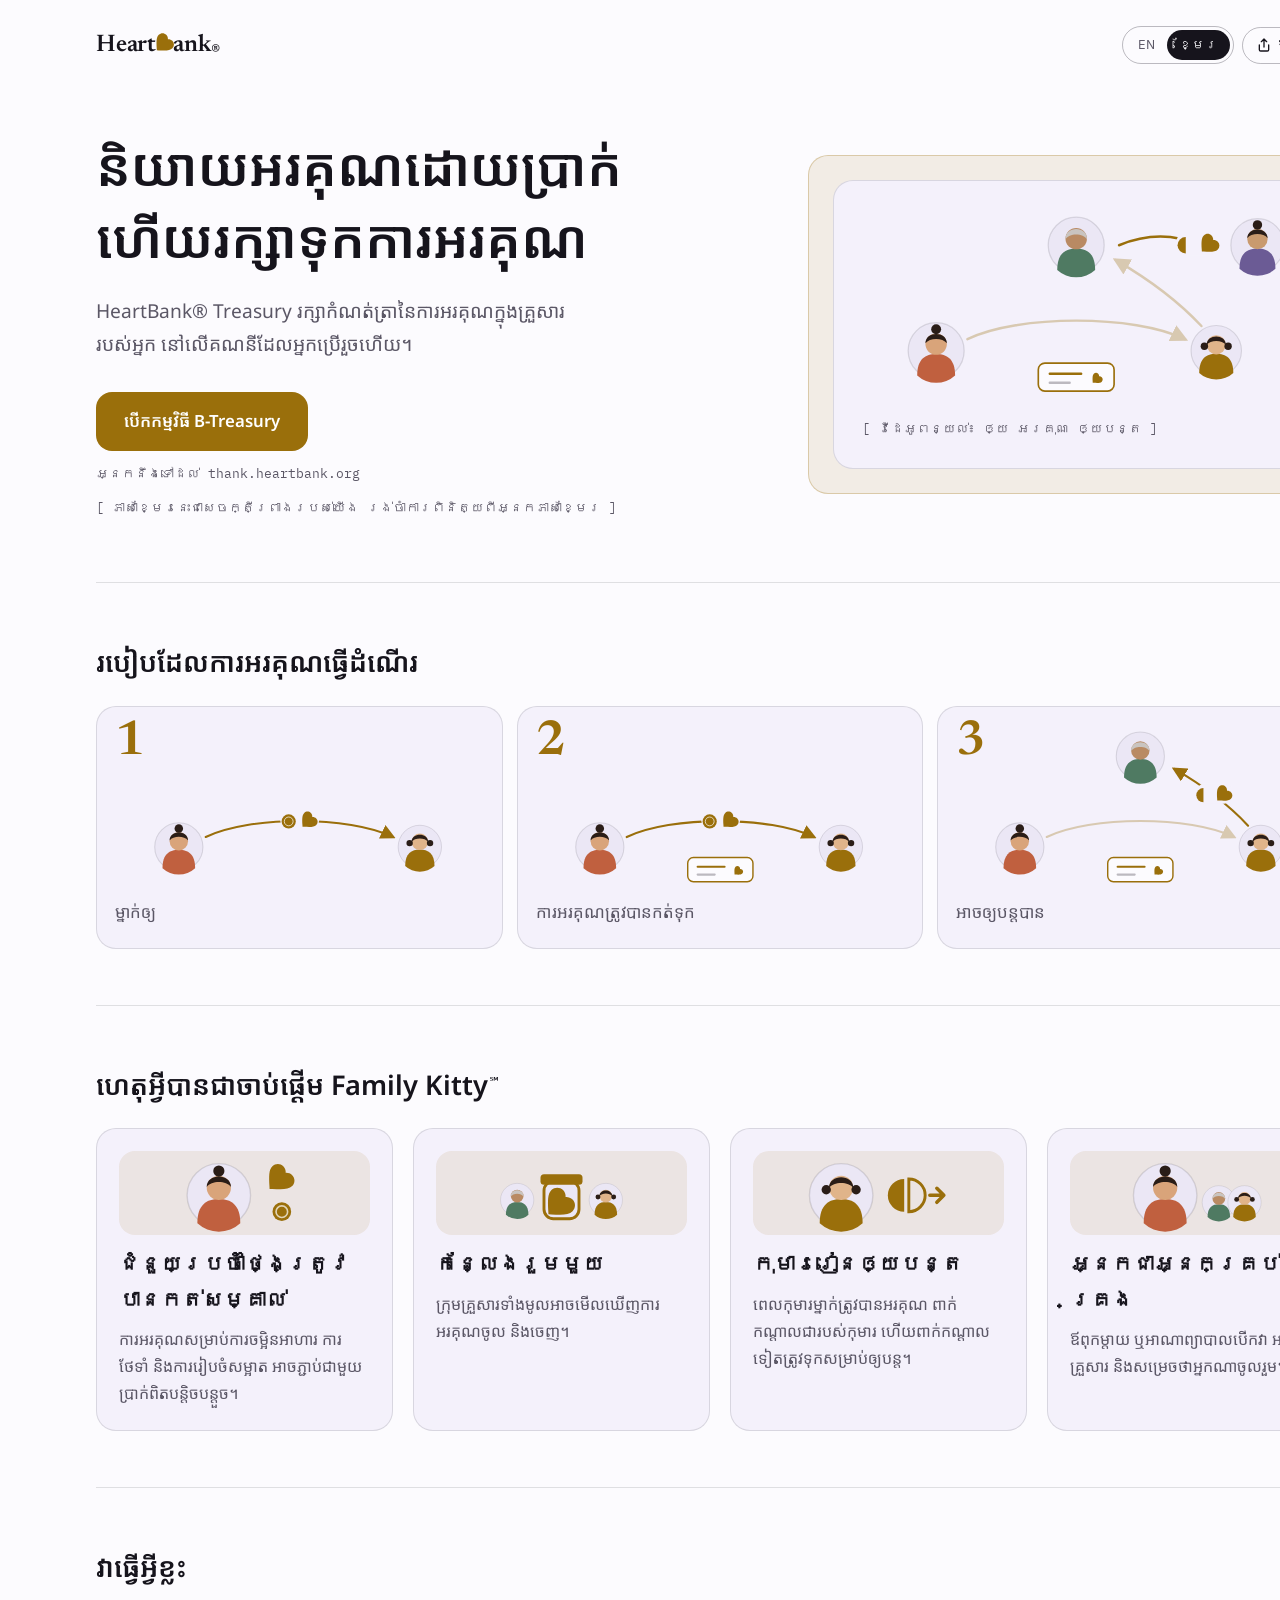
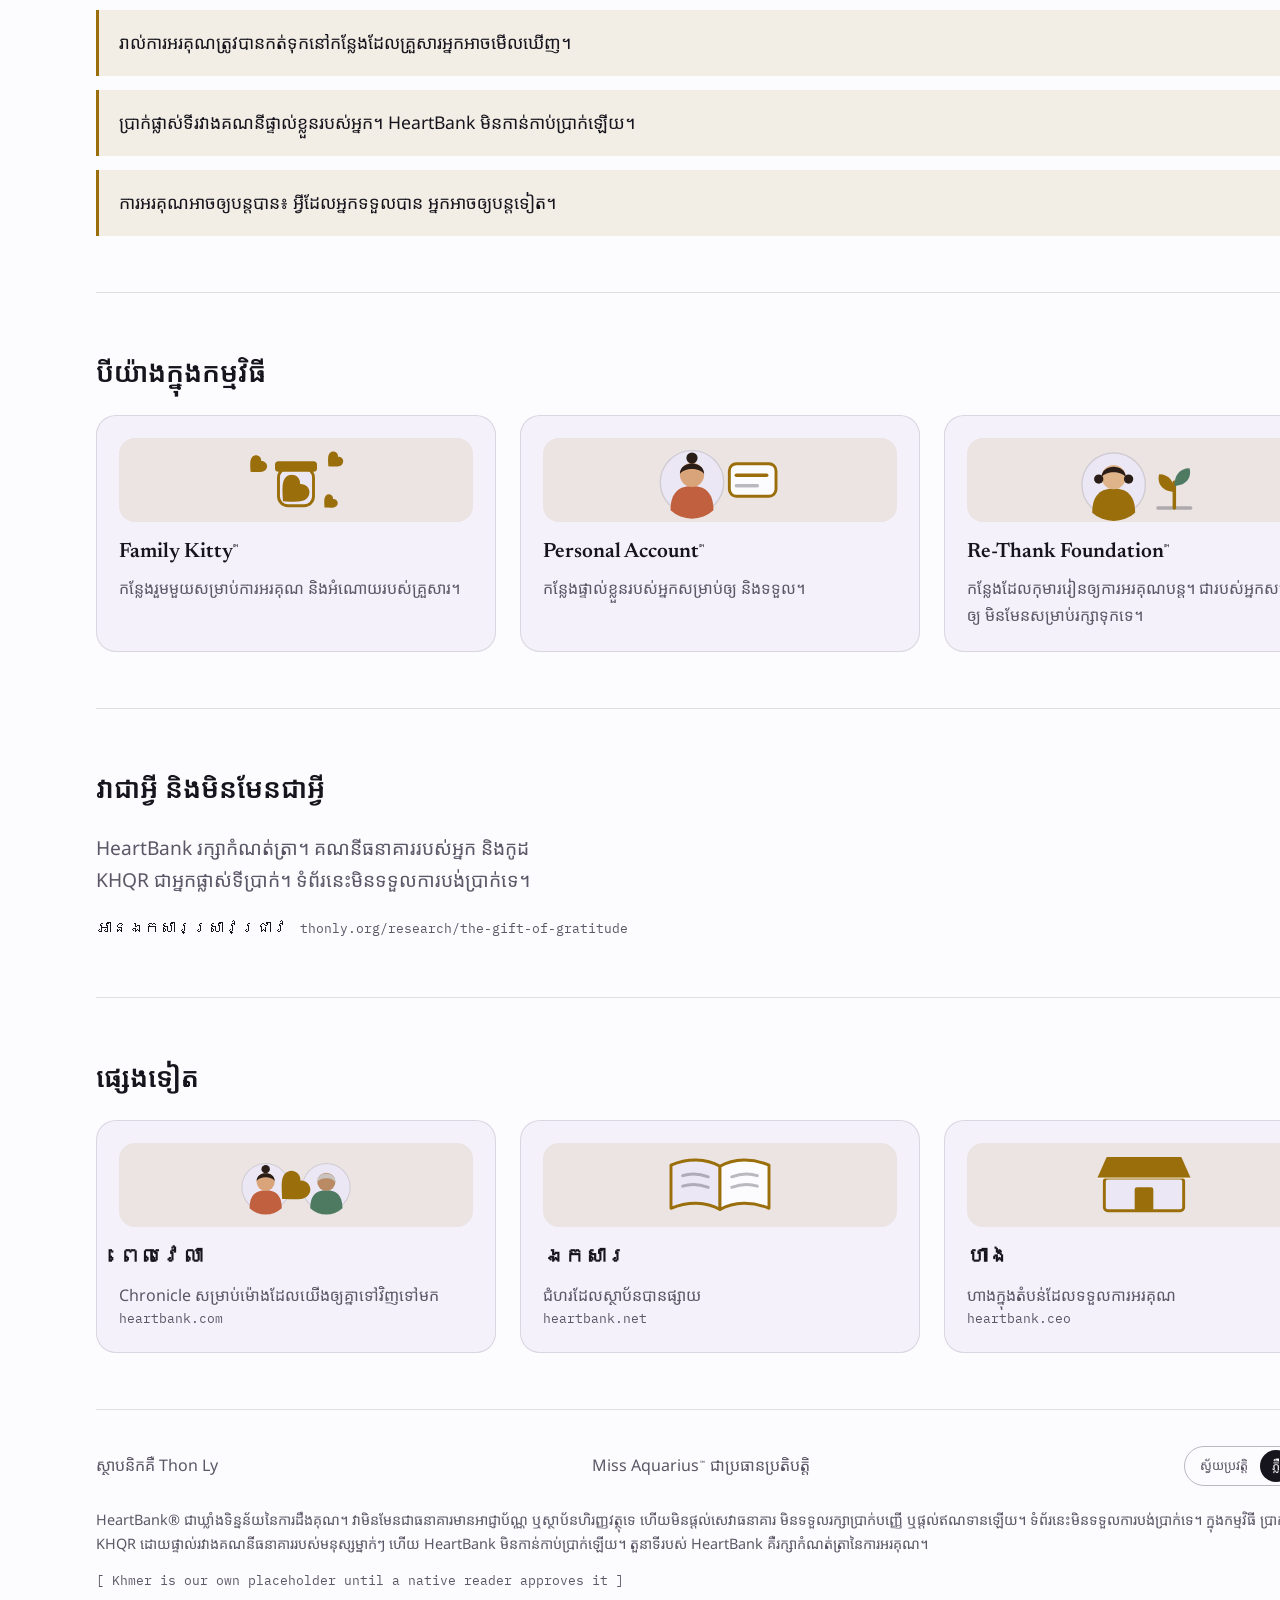
<file: LandingKmDesktop.html>
<!doctype html>
<html lang="km" data-theme="light">
<head>
<meta charset="utf-8">
<meta name="viewport" content="width=1440">
<meta name="googlebot" content="noindex,nofollow"><meta name="bingbot" content="noindex,nofollow">
<link rel="stylesheet" href="https://fonts.googleapis.com/css2?family=Newsreader:opsz,wght@6..72,500;6..72,600&family=IBM+Plex+Sans:wght@400;500;600&family=IBM+Plex+Mono:wght@400;500&family=Noto+Sans+Khmer:wght@400;500;600&display=swap">
<link rel="stylesheet" href="board.css?v=a6d19623">
<style>[hidden]{display:none!important}</style>
<title>heartbank.org landing (km, light, desk)</title>
</head>
<body>
<div class="board desk"><header><div class="wordmark">Heart<svg viewBox="0 0 24 24" aria-hidden="true"><path fill="currentColor" d="M3.9743 20.0257L3.8824 18.0670C3.5430 11.1232 3.3167 6.5411 5.9896 3.8683C8.1675 1.6904 11.5899 1.6904 13.7678 3.8683C14.9981 5.0986 15.6062 6.8523 15.4719 8.5281C17.1477 8.3938 18.9014 9.0019 20.1317 10.2322C22.3096 12.4101 22.3096 15.8325 20.1317 18.0104C17.4589 20.6833 12.8768 20.4570 5.9260 20.1247L3.9743 20.0257Z"/></svg>ank<sup>®</sup></div><div class="tools"><div class="seg"><span>EN</span><span class="on" class="km">ខ្មែរ</span></div><span class="share"><svg viewBox="0 0 24 24" aria-hidden="true"><path d="M12 3v12M12 3l-4 4M12 3l4 4M5 12v7a2 2 0 0 0 2 2h10a2 2 0 0 0 2-2v-7" fill="none" stroke="currentColor" stroke-width="2" stroke-linecap="round" stroke-linejoin="round"/></svg><span class="lbl km">ចែករំលែក</span></span></div></header><section class="intro"><div><h1 class="km">និយាយអរគុណដោយប្រាក់ ហើយរក្សាទុកការអរគុណ</h1><p class="lede km">HeartBank® Treasury រក្សាកំណត់ត្រានៃការអរគុណក្នុងគ្រួសាររបស់អ្នក នៅលើគណនីដែលអ្នកប្រើរួចហើយ។</p><p style="margin:32px 0 0"><span class="btn km">បើកកម្មវិធី B-Treasury</span></p><p class="note km">អ្នកនឹងទៅដល់ thank.heartbank.org</p><p class="note km">[ ភាសាខ្មែរនេះជាសេចក្តីព្រាងរបស់យើង រង់ចាំការពិនិត្យពីអ្នកភាសាខ្មែរ ]</p></div><div class="art"><div class="poster"><svg viewBox="0 0 520 230" role="img" aria-hidden="true"><defs><marker id="ar4" viewBox="0 0 10 10" refX="8" refY="5" markerWidth="7" markerHeight="7" orient="auto"><path d="M0 0L10 5L0 10Z" fill="var(--accent)"/></marker></defs><g transform="translate(90 172) scale(1.0)"><circle cx="0" cy="0" r="34" fill="var(--surface-2)" stroke="var(--line)" stroke-width="1.5"/><path d="M-23 30 C-23 10 -13 4 0 4 C13 4 23 10 23 30 A34 34 0 0 1 -23 30 Z" fill="#c0603f"/><circle cx="0" cy="-8" r="13" fill="#d9a47a"/><path d="M-13 -9 C-13 -24 13 -24 13 -9 C8 -16 -8 -16 -13 -9 Z" fill="#2a1d17"/><circle cx="0" cy="-26" r="6" fill="#2a1d17"/></g><g transform="translate(430 172) scale(0.9)"><circle cx="0" cy="0" r="34" fill="var(--surface-2)" stroke="var(--line)" stroke-width="1.5"/><path d="M-23 30 C-23 10 -13 4 0 4 C13 4 23 10 23 30 A34 34 0 0 1 -23 30 Z" fill="var(--accent)"/><circle cx="0" cy="-8" r="13" fill="#e0b48a"/><path d="M-13 -8 C-13 -23 13 -23 13 -8 C8 -15 -8 -15 -13 -8 Z" fill="#2a1d17"/><circle cx="-16" cy="-6" r="5" fill="#2a1d17"/><circle cx="16" cy="-6" r="5" fill="#2a1d17"/></g><g transform="translate(260 44) scale(1.0)"><circle cx="0" cy="0" r="34" fill="var(--surface-2)" stroke="var(--line)" stroke-width="1.5"/><path d="M-23 30 C-23 10 -13 4 0 4 C13 4 23 10 23 30 A34 34 0 0 1 -23 30 Z" fill="#4f7a62"/><circle cx="0" cy="-8" r="13" fill="#b98a63"/><path d="M-13 -7 C-14 -24 14 -24 13 -7 C9 -15 -9 -15 -13 -7 Z" fill="#c9c4c0"/></g><g transform="translate(480 44) scale(0.95)"><circle cx="0" cy="0" r="34" fill="var(--surface-2)" stroke="var(--line)" stroke-width="1.5"/><path d="M-23 30 C-23 10 -13 4 0 4 C13 4 23 10 23 30 A34 34 0 0 1 -23 30 Z" fill="#6b5b95"/><circle cx="0" cy="-8" r="13" fill="#c99a6e"/><path d="M-13 -9 C-13 -24 13 -24 13 -9 C8 -16 -8 -16 -13 -9 Z" fill="#2a1d17"/><circle cx="0" cy="-26" r="6" fill="#2a1d17"/></g><path d="M128 158 C190 128 330 128 392 158" fill="none" stroke="var(--accent)" stroke-width="3" stroke-linecap="round" opacity=".3" marker-end="url(#ar4)"/><g transform="translate(260 204)"><rect x="-46" y="-17" width="92" height="34" rx="8" fill="var(--bg)" stroke="var(--accent)" stroke-width="2"/><line x1="-32" y1="-4" x2="6" y2="-4" stroke="var(--accent)" stroke-width="3" stroke-linecap="round"/><line x1="-32" y1="7" x2="-8" y2="7" stroke="var(--line-strong)" stroke-width="3" stroke-linecap="round"/><path transform="translate(26 1) scale(0.68) translate(-12.7237 -11.2776)" d="M3.9743 20.0257L3.8824 18.0670C3.5430 11.1232 3.3167 6.5411 5.9896 3.8683C8.1675 1.6904 11.5899 1.6904 13.7678 3.8683C14.9981 5.0986 15.6062 6.8523 15.4719 8.5281C17.1477 8.3938 18.9014 9.0019 20.1317 10.2322C22.3096 12.4101 22.3096 15.8325 20.1317 18.0104C17.4589 20.6833 12.8768 20.4570 5.9260 20.1247L3.9743 20.0257Z" fill="var(--accent)"/></g><path d="M412 142 C384 112 346 84 308 62" fill="none" stroke="var(--accent)" stroke-width="3" stroke-linecap="round" opacity=".3" marker-end="url(#ar4)"/><path d="M312 44 C346 30 380 30 408 44" fill="none" stroke="var(--accent)" stroke-width="3" stroke-linecap="round" opacity="1" marker-end="url(#ar4)"/><rect x="381" y="28" width="55" height="28" rx="14" fill="var(--surface)"/><path d="M393 34 A10 10 0 0 0 393 54 Z" fill="var(--accent)"/><path transform="translate(423 41) scale(1.2) translate(-12.7237 -11.2776)" d="M3.9743 20.0257L3.8824 18.0670C3.5430 11.1232 3.3167 6.5411 5.9896 3.8683C8.1675 1.6904 11.5899 1.6904 13.7678 3.8683C14.9981 5.0986 15.6062 6.8523 15.4719 8.5281C17.1477 8.3938 18.9014 9.0019 20.1317 10.2322C22.3096 12.4101 22.3096 15.8325 20.1317 18.0104C17.4589 20.6833 12.8768 20.4570 5.9260 20.1247L3.9743 20.0257Z" fill="var(--accent)"/></svg><p class="note km" style="margin:0">[ វីដេអូពន្យល់៖ ឲ្យ អរគុណ ឲ្យបន្ត ]</p></div></div></section><section><h2 class="km">របៀបដែលការអរគុណធ្វើដំណើរ</h2><div class="steps"><div class="step km"><svg viewBox="0 0 520 230" role="img" aria-hidden="true"><defs><marker id="ar1" viewBox="0 0 10 10" refX="8" refY="5" markerWidth="7" markerHeight="7" orient="auto"><path d="M0 0L10 5L0 10Z" fill="var(--accent)"/></marker></defs><g transform="translate(90 172) scale(1.0)"><circle cx="0" cy="0" r="34" fill="var(--surface-2)" stroke="var(--line)" stroke-width="1.5"/><path d="M-23 30 C-23 10 -13 4 0 4 C13 4 23 10 23 30 A34 34 0 0 1 -23 30 Z" fill="#c0603f"/><circle cx="0" cy="-8" r="13" fill="#d9a47a"/><path d="M-13 -9 C-13 -24 13 -24 13 -9 C8 -16 -8 -16 -13 -9 Z" fill="#2a1d17"/><circle cx="0" cy="-26" r="6" fill="#2a1d17"/></g><g transform="translate(430 172) scale(0.9)"><circle cx="0" cy="0" r="34" fill="var(--surface-2)" stroke="var(--line)" stroke-width="1.5"/><path d="M-23 30 C-23 10 -13 4 0 4 C13 4 23 10 23 30 A34 34 0 0 1 -23 30 Z" fill="var(--accent)"/><circle cx="0" cy="-8" r="13" fill="#e0b48a"/><path d="M-13 -8 C-13 -23 13 -23 13 -8 C8 -15 -8 -15 -13 -8 Z" fill="#2a1d17"/><circle cx="-16" cy="-6" r="5" fill="#2a1d17"/><circle cx="16" cy="-6" r="5" fill="#2a1d17"/></g><path d="M128 158 C190 128 330 128 392 158" fill="none" stroke="var(--accent)" stroke-width="3" stroke-linecap="round" opacity="1" marker-end="url(#ar1)"/><rect x="233" y="120" width="55" height="28" rx="14" fill="var(--surface)"/><circle cx="245" cy="136" r="10" fill="var(--accent)"/><circle cx="245" cy="136" r="6.2" fill="none" stroke="var(--accent-ink)" stroke-width="1.4" opacity=".7"/><path transform="translate(275 133) scale(1.2) translate(-12.7237 -11.2776)" d="M3.9743 20.0257L3.8824 18.0670C3.5430 11.1232 3.3167 6.5411 5.9896 3.8683C8.1675 1.6904 11.5899 1.6904 13.7678 3.8683C14.9981 5.0986 15.6062 6.8523 15.4719 8.5281C17.1477 8.3938 18.9014 9.0019 20.1317 10.2322C22.3096 12.4101 22.3096 15.8325 20.1317 18.0104C17.4589 20.6833 12.8768 20.4570 5.9260 20.1247L3.9743 20.0257Z" fill="var(--accent)"/></svg><b>1</b>ម្នាក់ឲ្យ</div><div class="step km"><svg viewBox="0 0 520 230" role="img" aria-hidden="true"><defs><marker id="ar2" viewBox="0 0 10 10" refX="8" refY="5" markerWidth="7" markerHeight="7" orient="auto"><path d="M0 0L10 5L0 10Z" fill="var(--accent)"/></marker></defs><g transform="translate(90 172) scale(1.0)"><circle cx="0" cy="0" r="34" fill="var(--surface-2)" stroke="var(--line)" stroke-width="1.5"/><path d="M-23 30 C-23 10 -13 4 0 4 C13 4 23 10 23 30 A34 34 0 0 1 -23 30 Z" fill="#c0603f"/><circle cx="0" cy="-8" r="13" fill="#d9a47a"/><path d="M-13 -9 C-13 -24 13 -24 13 -9 C8 -16 -8 -16 -13 -9 Z" fill="#2a1d17"/><circle cx="0" cy="-26" r="6" fill="#2a1d17"/></g><g transform="translate(430 172) scale(0.9)"><circle cx="0" cy="0" r="34" fill="var(--surface-2)" stroke="var(--line)" stroke-width="1.5"/><path d="M-23 30 C-23 10 -13 4 0 4 C13 4 23 10 23 30 A34 34 0 0 1 -23 30 Z" fill="var(--accent)"/><circle cx="0" cy="-8" r="13" fill="#e0b48a"/><path d="M-13 -8 C-13 -23 13 -23 13 -8 C8 -15 -8 -15 -13 -8 Z" fill="#2a1d17"/><circle cx="-16" cy="-6" r="5" fill="#2a1d17"/><circle cx="16" cy="-6" r="5" fill="#2a1d17"/></g><path d="M128 158 C190 128 330 128 392 158" fill="none" stroke="var(--accent)" stroke-width="3" stroke-linecap="round" opacity="1" marker-end="url(#ar2)"/><rect x="233" y="120" width="55" height="28" rx="14" fill="var(--surface)"/><circle cx="245" cy="136" r="10" fill="var(--accent)"/><circle cx="245" cy="136" r="6.2" fill="none" stroke="var(--accent-ink)" stroke-width="1.4" opacity=".7"/><path transform="translate(275 133) scale(1.2) translate(-12.7237 -11.2776)" d="M3.9743 20.0257L3.8824 18.0670C3.5430 11.1232 3.3167 6.5411 5.9896 3.8683C8.1675 1.6904 11.5899 1.6904 13.7678 3.8683C14.9981 5.0986 15.6062 6.8523 15.4719 8.5281C17.1477 8.3938 18.9014 9.0019 20.1317 10.2322C22.3096 12.4101 22.3096 15.8325 20.1317 18.0104C17.4589 20.6833 12.8768 20.4570 5.9260 20.1247L3.9743 20.0257Z" fill="var(--accent)"/><g transform="translate(260 204)"><rect x="-46" y="-17" width="92" height="34" rx="8" fill="var(--bg)" stroke="var(--accent)" stroke-width="2"/><line x1="-32" y1="-4" x2="6" y2="-4" stroke="var(--accent)" stroke-width="3" stroke-linecap="round"/><line x1="-32" y1="7" x2="-8" y2="7" stroke="var(--line-strong)" stroke-width="3" stroke-linecap="round"/><path transform="translate(26 1) scale(0.68) translate(-12.7237 -11.2776)" d="M3.9743 20.0257L3.8824 18.0670C3.5430 11.1232 3.3167 6.5411 5.9896 3.8683C8.1675 1.6904 11.5899 1.6904 13.7678 3.8683C14.9981 5.0986 15.6062 6.8523 15.4719 8.5281C17.1477 8.3938 18.9014 9.0019 20.1317 10.2322C22.3096 12.4101 22.3096 15.8325 20.1317 18.0104C17.4589 20.6833 12.8768 20.4570 5.9260 20.1247L3.9743 20.0257Z" fill="var(--accent)"/></g></svg><b>2</b>ការអរគុណត្រូវបានកត់ទុក</div><div class="step km"><svg viewBox="0 0 520 230" role="img" aria-hidden="true"><defs><marker id="ar3" viewBox="0 0 10 10" refX="8" refY="5" markerWidth="7" markerHeight="7" orient="auto"><path d="M0 0L10 5L0 10Z" fill="var(--accent)"/></marker></defs><g transform="translate(90 172) scale(1.0)"><circle cx="0" cy="0" r="34" fill="var(--surface-2)" stroke="var(--line)" stroke-width="1.5"/><path d="M-23 30 C-23 10 -13 4 0 4 C13 4 23 10 23 30 A34 34 0 0 1 -23 30 Z" fill="#c0603f"/><circle cx="0" cy="-8" r="13" fill="#d9a47a"/><path d="M-13 -9 C-13 -24 13 -24 13 -9 C8 -16 -8 -16 -13 -9 Z" fill="#2a1d17"/><circle cx="0" cy="-26" r="6" fill="#2a1d17"/></g><g transform="translate(430 172) scale(0.9)"><circle cx="0" cy="0" r="34" fill="var(--surface-2)" stroke="var(--line)" stroke-width="1.5"/><path d="M-23 30 C-23 10 -13 4 0 4 C13 4 23 10 23 30 A34 34 0 0 1 -23 30 Z" fill="var(--accent)"/><circle cx="0" cy="-8" r="13" fill="#e0b48a"/><path d="M-13 -8 C-13 -23 13 -23 13 -8 C8 -15 -8 -15 -13 -8 Z" fill="#2a1d17"/><circle cx="-16" cy="-6" r="5" fill="#2a1d17"/><circle cx="16" cy="-6" r="5" fill="#2a1d17"/></g><g transform="translate(260 44) scale(1.0)"><circle cx="0" cy="0" r="34" fill="var(--surface-2)" stroke="var(--line)" stroke-width="1.5"/><path d="M-23 30 C-23 10 -13 4 0 4 C13 4 23 10 23 30 A34 34 0 0 1 -23 30 Z" fill="#4f7a62"/><circle cx="0" cy="-8" r="13" fill="#b98a63"/><path d="M-13 -7 C-14 -24 14 -24 13 -7 C9 -15 -9 -15 -13 -7 Z" fill="#c9c4c0"/></g><path d="M128 158 C190 128 330 128 392 158" fill="none" stroke="var(--accent)" stroke-width="3" stroke-linecap="round" opacity=".3" marker-end="url(#ar3)"/><g transform="translate(260 204)"><rect x="-46" y="-17" width="92" height="34" rx="8" fill="var(--bg)" stroke="var(--accent)" stroke-width="2"/><line x1="-32" y1="-4" x2="6" y2="-4" stroke="var(--accent)" stroke-width="3" stroke-linecap="round"/><line x1="-32" y1="7" x2="-8" y2="7" stroke="var(--line-strong)" stroke-width="3" stroke-linecap="round"/><path transform="translate(26 1) scale(0.68) translate(-12.7237 -11.2776)" d="M3.9743 20.0257L3.8824 18.0670C3.5430 11.1232 3.3167 6.5411 5.9896 3.8683C8.1675 1.6904 11.5899 1.6904 13.7678 3.8683C14.9981 5.0986 15.6062 6.8523 15.4719 8.5281C17.1477 8.3938 18.9014 9.0019 20.1317 10.2322C22.3096 12.4101 22.3096 15.8325 20.1317 18.0104C17.4589 20.6833 12.8768 20.4570 5.9260 20.1247L3.9743 20.0257Z" fill="var(--accent)"/></g><path d="M412 142 C384 112 346 84 308 62" fill="none" stroke="var(--accent)" stroke-width="3" stroke-linecap="round" opacity="1" marker-end="url(#ar3)"/><rect x="337" y="83" width="55" height="28" rx="14" fill="var(--surface)"/><path d="M349 89 A10 10 0 0 0 349 109 Z" fill="var(--accent)"/><path transform="translate(379 96) scale(1.2) translate(-12.7237 -11.2776)" d="M3.9743 20.0257L3.8824 18.0670C3.5430 11.1232 3.3167 6.5411 5.9896 3.8683C8.1675 1.6904 11.5899 1.6904 13.7678 3.8683C14.9981 5.0986 15.6062 6.8523 15.4719 8.5281C17.1477 8.3938 18.9014 9.0019 20.1317 10.2322C22.3096 12.4101 22.3096 15.8325 20.1317 18.0104C17.4589 20.6833 12.8768 20.4570 5.9260 20.1247L3.9743 20.0257Z" fill="var(--accent)"/><path d="M492 158 A11 11 0 0 1 492 180 Z" fill="var(--accent)"/></svg><b>3</b>អាចឲ្យបន្តបាន</div></div></section><section><h2 class="km">ហេតុអ្វីបានជាចាប់ផ្តើម Family Kitty<span class="sm">℠</span></h2><div class="cols cols4"><div class="card"><svg class="spot" viewBox="0 0 120 72" role="img" aria-hidden="true"><g transform="translate(38 38) scale(0.8)"><circle cx="0" cy="0" r="34" fill="var(--surface-2)" stroke="var(--line)" stroke-width="1.5"/><path d="M-23 30 C-23 10 -13 4 0 4 C13 4 23 10 23 30 A34 34 0 0 1 -23 30 Z" fill="#c0603f"/><circle cx="0" cy="-8" r="13" fill="#d9a47a"/><path d="M-13 -9 C-13 -24 13 -24 13 -9 C8 -16 -8 -16 -13 -9 Z" fill="#2a1d17"/><circle cx="0" cy="-26" r="6" fill="#2a1d17"/></g><path transform="translate(92 22) scale(1.2) translate(-12.7237 -11.2776)" d="M3.9743 20.0257L3.8824 18.0670C3.5430 11.1232 3.3167 6.5411 5.9896 3.8683C8.1675 1.6904 11.5899 1.6904 13.7678 3.8683C14.9981 5.0986 15.6062 6.8523 15.4719 8.5281C17.1477 8.3938 18.9014 9.0019 20.1317 10.2322C22.3096 12.4101 22.3096 15.8325 20.1317 18.0104C17.4589 20.6833 12.8768 20.4570 5.9260 20.1247L3.9743 20.0257Z" fill="var(--accent)"/><circle cx="92" cy="52" r="8" fill="var(--accent)"/><circle cx="92" cy="52" r="4.96" fill="none" stroke="var(--accent-ink)" stroke-width="1.4" opacity=".7"/></svg><h3 class="km">ជំនួយប្រចាំថ្ងៃត្រូវបានកត់សម្គាល់</h3><p class="km">ការអរគុណសម្រាប់ការចម្អិនអាហារ ការថែទាំ និងការរៀបចំសម្អាត អាចភ្ជាប់ជាមួយប្រាក់ពិតបន្តិចបន្តួច។</p></div><div class="card"><svg class="spot" viewBox="0 0 120 72" role="img" aria-hidden="true"><rect x="45" y="26" width="30" height="32" rx="8" fill="var(--surface-2)" stroke="var(--accent)" stroke-width="2.5"/><rect x="42" y="20" width="36" height="9" rx="3" fill="var(--accent)"/><path transform="translate(60 43) scale(1.28) translate(-12.7237 -11.2776)" d="M3.9743 20.0257L3.8824 18.0670C3.5430 11.1232 3.3167 6.5411 5.9896 3.8683C8.1675 1.6904 11.5899 1.6904 13.7678 3.8683C14.9981 5.0986 15.6062 6.8523 15.4719 8.5281C17.1477 8.3938 18.9014 9.0019 20.1317 10.2322C22.3096 12.4101 22.3096 15.8325 20.1317 18.0104C17.4589 20.6833 12.8768 20.4570 5.9260 20.1247L3.9743 20.0257Z" fill="var(--accent)"/><g transform="translate(22 42) scale(0.42)"><circle cx="0" cy="0" r="34" fill="var(--surface-2)" stroke="var(--line)" stroke-width="1.5"/><path d="M-23 30 C-23 10 -13 4 0 4 C13 4 23 10 23 30 A34 34 0 0 1 -23 30 Z" fill="#4f7a62"/><circle cx="0" cy="-8" r="13" fill="#b98a63"/><path d="M-13 -7 C-14 -24 14 -24 13 -7 C9 -15 -9 -15 -13 -7 Z" fill="#c9c4c0"/></g><g transform="translate(98 42) scale(0.42)"><circle cx="0" cy="0" r="34" fill="var(--surface-2)" stroke="var(--line)" stroke-width="1.5"/><path d="M-23 30 C-23 10 -13 4 0 4 C13 4 23 10 23 30 A34 34 0 0 1 -23 30 Z" fill="var(--accent)"/><circle cx="0" cy="-8" r="13" fill="#e0b48a"/><path d="M-13 -8 C-13 -23 13 -23 13 -8 C8 -15 -8 -15 -13 -8 Z" fill="#2a1d17"/><circle cx="-16" cy="-6" r="5" fill="#2a1d17"/><circle cx="16" cy="-6" r="5" fill="#2a1d17"/></g></svg><h3 class="km">កន្លែងរួមមួយ</h3><p class="km">ក្រុមគ្រួសារទាំងមូលអាចមើលឃើញការអរគុណចូល និងចេញ។</p></div><div class="card"><svg class="spot" viewBox="0 0 120 72" role="img" aria-hidden="true"><g transform="translate(28 38) scale(0.8)"><circle cx="0" cy="0" r="34" fill="var(--surface-2)" stroke="var(--line)" stroke-width="1.5"/><path d="M-23 30 C-23 10 -13 4 0 4 C13 4 23 10 23 30 A34 34 0 0 1 -23 30 Z" fill="var(--accent)"/><circle cx="0" cy="-8" r="13" fill="#e0b48a"/><path d="M-13 -8 C-13 -23 13 -23 13 -8 C8 -15 -8 -15 -13 -8 Z" fill="#2a1d17"/><circle cx="-16" cy="-6" r="5" fill="#2a1d17"/><circle cx="16" cy="-6" r="5" fill="#2a1d17"/></g><path d="M82 24 A14 14 0 0 0 82 52 Z" fill="var(--accent)"/><path d="M86 24 A14 14 0 0 1 86 52 Z" fill="none" stroke="var(--accent)" stroke-width="2.5"/><path d="M104 38 H116 M110 32 L116 38 L110 44" fill="none" stroke="var(--accent)" stroke-width="3" stroke-linecap="round" stroke-linejoin="round"/></svg><h3 class="km">កុមាររៀនឲ្យបន្ត</h3><p class="km">ពេលកុមារម្នាក់ត្រូវបានអរគុណ ពាក់កណ្តាលជារបស់កុមារ ហើយពាក់កណ្តាលទៀតត្រូវទុកសម្រាប់ឲ្យបន្ត។</p></div><div class="card"><svg class="spot" viewBox="0 0 120 72" role="img" aria-hidden="true"><g transform="translate(34 38) scale(0.8)"><circle cx="0" cy="0" r="34" fill="var(--surface-2)" stroke="var(--line)" stroke-width="1.5"/><path d="M-23 30 C-23 10 -13 4 0 4 C13 4 23 10 23 30 A34 34 0 0 1 -23 30 Z" fill="#c0603f"/><circle cx="0" cy="-8" r="13" fill="#d9a47a"/><path d="M-13 -9 C-13 -24 13 -24 13 -9 C8 -16 -8 -16 -13 -9 Z" fill="#2a1d17"/><circle cx="0" cy="-26" r="6" fill="#2a1d17"/></g><g transform="translate(80 44) scale(0.42)"><circle cx="0" cy="0" r="34" fill="var(--surface-2)" stroke="var(--line)" stroke-width="1.5"/><path d="M-23 30 C-23 10 -13 4 0 4 C13 4 23 10 23 30 A34 34 0 0 1 -23 30 Z" fill="#4f7a62"/><circle cx="0" cy="-8" r="13" fill="#b98a63"/><path d="M-13 -7 C-14 -24 14 -24 13 -7 C9 -15 -9 -15 -13 -7 Z" fill="#c9c4c0"/></g><g transform="translate(102 44) scale(0.42)"><circle cx="0" cy="0" r="34" fill="var(--surface-2)" stroke="var(--line)" stroke-width="1.5"/><path d="M-23 30 C-23 10 -13 4 0 4 C13 4 23 10 23 30 A34 34 0 0 1 -23 30 Z" fill="var(--accent)"/><circle cx="0" cy="-8" r="13" fill="#e0b48a"/><path d="M-13 -8 C-13 -23 13 -23 13 -8 C8 -15 -8 -15 -13 -8 Z" fill="#2a1d17"/><circle cx="-16" cy="-6" r="5" fill="#2a1d17"/><circle cx="16" cy="-6" r="5" fill="#2a1d17"/></g></svg><h3 class="km">អ្នកជាអ្នកគ្រប់គ្រង</h3><p class="km">ឪពុកម្តាយ ឬអាណាព្យាបាលបើកវា អញ្ជើញគ្រួសារ និងសម្រេចថាអ្នកណាចូលរួម។</p></div></div></section><section><h2 class="km">វាធ្វើអ្វីខ្លះ</h2><ul class="ben"><li class="km">រាល់ការអរគុណត្រូវបានកត់ទុកនៅកន្លែងដែលគ្រួសារអ្នកអាចមើលឃើញ។</li><li class="km">ប្រាក់ផ្លាស់ទីរវាងគណនីផ្ទាល់ខ្លួនរបស់អ្នក។ HeartBank មិនកាន់កាប់ប្រាក់ឡើយ។</li><li class="km">ការអរគុណអាចឲ្យបន្តបាន៖ អ្វីដែលអ្នកទទួលបាន អ្នកអាចឲ្យបន្តទៀត។</li></ul></section><section><h2 class="km">បីយ៉ាងក្នុងកម្មវិធី</h2><div class="cols"><div class="card"><svg class="spot" viewBox="0 0 120 72" role="img" aria-hidden="true"><rect x="45" y="26" width="30" height="32" rx="8" fill="var(--surface-2)" stroke="var(--accent)" stroke-width="2.5"/><rect x="42" y="20" width="36" height="9" rx="3" fill="var(--accent)"/><path transform="translate(60 43) scale(1.28) translate(-12.7237 -11.2776)" d="M3.9743 20.0257L3.8824 18.0670C3.5430 11.1232 3.3167 6.5411 5.9896 3.8683C8.1675 1.6904 11.5899 1.6904 13.7678 3.8683C14.9981 5.0986 15.6062 6.8523 15.4719 8.5281C17.1477 8.3938 18.9014 9.0019 20.1317 10.2322C22.3096 12.4101 22.3096 15.8325 20.1317 18.0104C17.4589 20.6833 12.8768 20.4570 5.9260 20.1247L3.9743 20.0257Z" fill="var(--accent)"/><path transform="translate(28 22) scale(0.8) translate(-12.7237 -11.2776)" d="M3.9743 20.0257L3.8824 18.0670C3.5430 11.1232 3.3167 6.5411 5.9896 3.8683C8.1675 1.6904 11.5899 1.6904 13.7678 3.8683C14.9981 5.0986 15.6062 6.8523 15.4719 8.5281C17.1477 8.3938 18.9014 9.0019 20.1317 10.2322C22.3096 12.4101 22.3096 15.8325 20.1317 18.0104C17.4589 20.6833 12.8768 20.4570 5.9260 20.1247L3.9743 20.0257Z" fill="var(--accent)"/><path transform="translate(94 18) scale(0.72) translate(-12.7237 -11.2776)" d="M3.9743 20.0257L3.8824 18.0670C3.5430 11.1232 3.3167 6.5411 5.9896 3.8683C8.1675 1.6904 11.5899 1.6904 13.7678 3.8683C14.9981 5.0986 15.6062 6.8523 15.4719 8.5281C17.1477 8.3938 18.9014 9.0019 20.1317 10.2322C22.3096 12.4101 22.3096 15.8325 20.1317 18.0104C17.4589 20.6833 12.8768 20.4570 5.9260 20.1247L3.9743 20.0257Z" fill="var(--accent)"/><path transform="translate(90 54) scale(0.64) translate(-12.7237 -11.2776)" d="M3.9743 20.0257L3.8824 18.0670C3.5430 11.1232 3.3167 6.5411 5.9896 3.8683C8.1675 1.6904 11.5899 1.6904 13.7678 3.8683C14.9981 5.0986 15.6062 6.8523 15.4719 8.5281C17.1477 8.3938 18.9014 9.0019 20.1317 10.2322C22.3096 12.4101 22.3096 15.8325 20.1317 18.0104C17.4589 20.6833 12.8768 20.4570 5.9260 20.1247L3.9743 20.0257Z" fill="var(--accent)"/></svg><h3>Family Kitty<span class="sm">℠</span></h3><p class="km">កន្លែងរួមមួយសម្រាប់ការអរគុណ និងអំណោយរបស់គ្រួសារ។</p></div><div class="card"><svg class="spot" viewBox="0 0 120 72" role="img" aria-hidden="true"><g transform="translate(36 38) scale(0.8)"><circle cx="0" cy="0" r="34" fill="var(--surface-2)" stroke="var(--line)" stroke-width="1.5"/><path d="M-23 30 C-23 10 -13 4 0 4 C13 4 23 10 23 30 A34 34 0 0 1 -23 30 Z" fill="#c0603f"/><circle cx="0" cy="-8" r="13" fill="#d9a47a"/><path d="M-13 -9 C-13 -24 13 -24 13 -9 C8 -16 -8 -16 -13 -9 Z" fill="#2a1d17"/><circle cx="0" cy="-26" r="6" fill="#2a1d17"/></g><rect x="68" y="22" width="40" height="28" rx="6" fill="var(--bg)" stroke="var(--accent)" stroke-width="2.5"/><line x1="74" y1="32" x2="100" y2="32" stroke="var(--accent)" stroke-width="3" stroke-linecap="round"/><line x1="74" y1="41" x2="92" y2="41" stroke="var(--line-strong)" stroke-width="3" stroke-linecap="round"/></svg><h3>Personal Account<span class="sm">℠</span></h3><p class="km">កន្លែងផ្ទាល់ខ្លួនរបស់អ្នកសម្រាប់ឲ្យ និងទទួល។</p></div><div class="card"><svg class="spot" viewBox="0 0 120 72" role="img" aria-hidden="true"><g transform="translate(34 40) scale(0.8)"><circle cx="0" cy="0" r="34" fill="var(--surface-2)" stroke="var(--line)" stroke-width="1.5"/><path d="M-23 30 C-23 10 -13 4 0 4 C13 4 23 10 23 30 A34 34 0 0 1 -23 30 Z" fill="var(--accent)"/><circle cx="0" cy="-8" r="13" fill="#e0b48a"/><path d="M-13 -8 C-13 -23 13 -23 13 -8 C8 -15 -8 -15 -13 -8 Z" fill="#2a1d17"/><circle cx="-16" cy="-6" r="5" fill="#2a1d17"/><circle cx="16" cy="-6" r="5" fill="#2a1d17"/></g><path d="M72 60 H100" stroke="var(--line-strong)" stroke-width="3" stroke-linecap="round"/><path d="M86 60 V38" stroke="var(--accent)" stroke-width="3" stroke-linecap="round" fill="none"/><path d="M86 46 C75 46 71 38 73 31 C82 31 86 38 86 46Z" fill="var(--accent)"/><path d="M86 41 C97 41 101 33 99 26 C90 26 86 33 86 41Z" fill="#4f7a62"/></svg><h3>Re-Thank Foundation<span class="sm">℠</span></h3><p class="km">កន្លែងដែលកុមាររៀនឲ្យការអរគុណបន្ត។ ជារបស់អ្នកសម្រាប់ឲ្យ មិនមែនសម្រាប់រក្សាទុកទេ។</p></div></div></section><section><h2 class="km">វាជាអ្វី និងមិនមែនជាអ្វី</h2><p class="lede km" style="margin-top:0">HeartBank រក្សាកំណត់ត្រា។ គណនីធនាគាររបស់អ្នក និងកូដ KHQR ជាអ្នកផ្លាស់ទីប្រាក់។ ទំព័រនេះមិនទទួលការបង់ប្រាក់ទេ។</p><p style="margin:18px 0 0"><span class="link a">អានឯកសារស្រាវជ្រាវ</span> <span class="note" style="margin-left:8px">thonly.org/research/the-gift-of-gratitude</span></p></section><section><h2 class="km">ផ្សេងទៀត</h2><div class="cols"><div class="card"><svg class="spot" viewBox="0 0 120 72" role="img" aria-hidden="true"><g transform="translate(34 38) scale(0.6)"><circle cx="0" cy="0" r="34" fill="var(--surface-2)" stroke="var(--line)" stroke-width="1.5"/><path d="M-23 30 C-23 10 -13 4 0 4 C13 4 23 10 23 30 A34 34 0 0 1 -23 30 Z" fill="#c0603f"/><circle cx="0" cy="-8" r="13" fill="#d9a47a"/><path d="M-13 -9 C-13 -24 13 -24 13 -9 C8 -16 -8 -16 -13 -9 Z" fill="#2a1d17"/><circle cx="0" cy="-26" r="6" fill="#2a1d17"/></g><g transform="translate(86 38) scale(0.6)"><circle cx="0" cy="0" r="34" fill="var(--surface-2)" stroke="var(--line)" stroke-width="1.5"/><path d="M-23 30 C-23 10 -13 4 0 4 C13 4 23 10 23 30 A34 34 0 0 1 -23 30 Z" fill="#4f7a62"/><circle cx="0" cy="-8" r="13" fill="#b98a63"/><path d="M-13 -7 C-14 -24 14 -24 13 -7 C9 -15 -9 -15 -13 -7 Z" fill="#c9c4c0"/></g><path transform="translate(60 36) scale(1.36) translate(-12.7237 -11.2776)" d="M3.9743 20.0257L3.8824 18.0670C3.5430 11.1232 3.3167 6.5411 5.9896 3.8683C8.1675 1.6904 11.5899 1.6904 13.7678 3.8683C14.9981 5.0986 15.6062 6.8523 15.4719 8.5281C17.1477 8.3938 18.9014 9.0019 20.1317 10.2322C22.3096 12.4101 22.3096 15.8325 20.1317 18.0104C17.4589 20.6833 12.8768 20.4570 5.9260 20.1247L3.9743 20.0257Z" fill="var(--accent)"/></svg><h3 class="km">ពេលវេលា</h3><p class="km">Chronicle សម្រាប់ម៉ោងដែលយើងឲ្យគ្នាទៅវិញទៅមក</p><p class="note">heartbank.com</p></div><div class="card"><svg class="spot" viewBox="0 0 120 72" role="img" aria-hidden="true"><path d="M60 20 C48 13 32 13 18 19 V56 C32 50 48 50 60 57 Z" fill="var(--surface-2)" stroke="var(--accent)" stroke-width="2.5" stroke-linejoin="round"/><path d="M60 20 C72 13 88 13 102 19 V56 C88 50 72 50 60 57 Z" fill="var(--bg)" stroke="var(--accent)" stroke-width="2.5" stroke-linejoin="round"/><path d="M28 28 C34 26 42 26 50 29 M28 37 C34 35 42 35 50 38 M70 29 C78 26 86 26 92 28 M70 38 C78 35 86 35 92 37" fill="none" stroke="var(--line-strong)" stroke-width="2.5" stroke-linecap="round"/></svg><h3 class="km">ឯកសារ</h3><p class="km">ជំហរដែលស្ថាប័នបានផ្សាយ</p><p class="note">heartbank.net</p></div><div class="card"><svg class="spot" viewBox="0 0 120 72" role="img" aria-hidden="true"><rect x="26" y="30" width="68" height="28" rx="3" fill="var(--surface-2)" stroke="var(--accent)" stroke-width="2.5"/><path d="M20 30 L28 12 H92 L100 30 Z" fill="var(--accent)"/><path d="M20 30 H100" stroke="var(--accent-ink)" stroke-width="1.5" opacity=".5"/><rect x="52" y="38" width="16" height="20" rx="2" fill="var(--accent)"/></svg><h3 class="km">ហាង</h3><p class="km">ហាងក្នុងតំបន់ដែលទទួលការអរគុណ</p><p class="note">heartbank.ceo</p></div></div></section><footer><div class="foot-row"><p class="who km">ស្ថាបនិកគឺ <span class="link a">Thon Ly</span></p><p class="who km"><span class="link a">Miss Aquarius</span><span class="sm">℠</span> ជាប្រធានប្រតិបត្តិ</p><div class="seg km"><span>ស្វ័យប្រវត្តិ</span><span class="on">ភ្លឺ</span><span>ងងឹត</span></div></div><p class="km"><span class="nw">HeartBank® ជាឃ្លាំងទិន្នន័យនៃការដឹងគុណ។</span> វាមិនមែនជាធនាគារមានអាជ្ញាប័ណ្ណ ឬស្ថាប័នហិរញ្ញវត្ថុទេ ហើយមិនផ្តល់សេវាធនាគារ មិនទទួលរក្សាប្រាក់បញ្ញើ ឬផ្តល់ឥណទានឡើយ។ ទំព័រនេះមិនទទួលការបង់ប្រាក់ទេ។ ក្នុងកម្មវិធី ប្រាក់ផ្លាស់ទីតាម KHQR ដោយផ្ទាល់រវាងគណនីធនាគាររបស់មនុស្សម្នាក់ៗ ហើយ HeartBank មិនកាន់កាប់ប្រាក់ឡើយ។ តួនាទីរបស់ HeartBank គឺរក្សាកំណត់ត្រានៃការអរគុណ។</p><p class="note">[ Khmer is our own placeholder until a native reader approves it ]</p></footer></div>
</body>
</html>
</file>
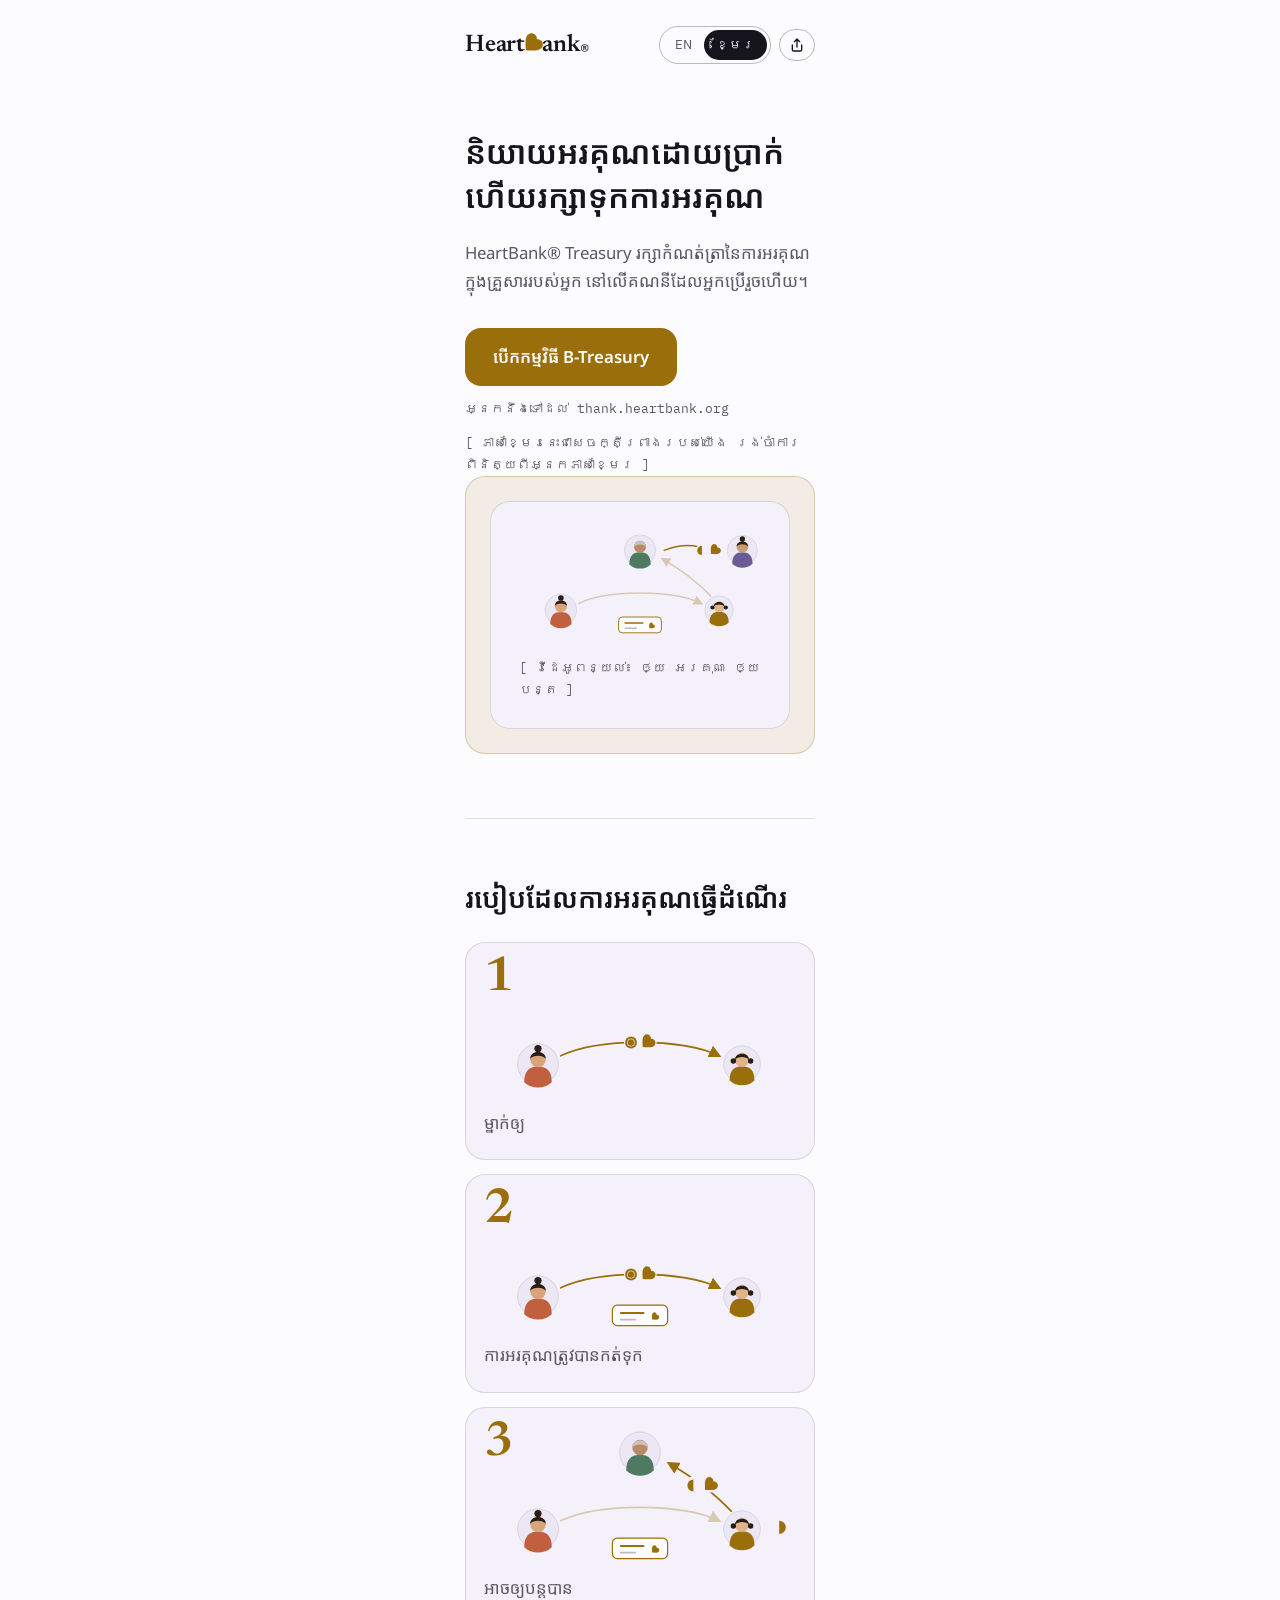
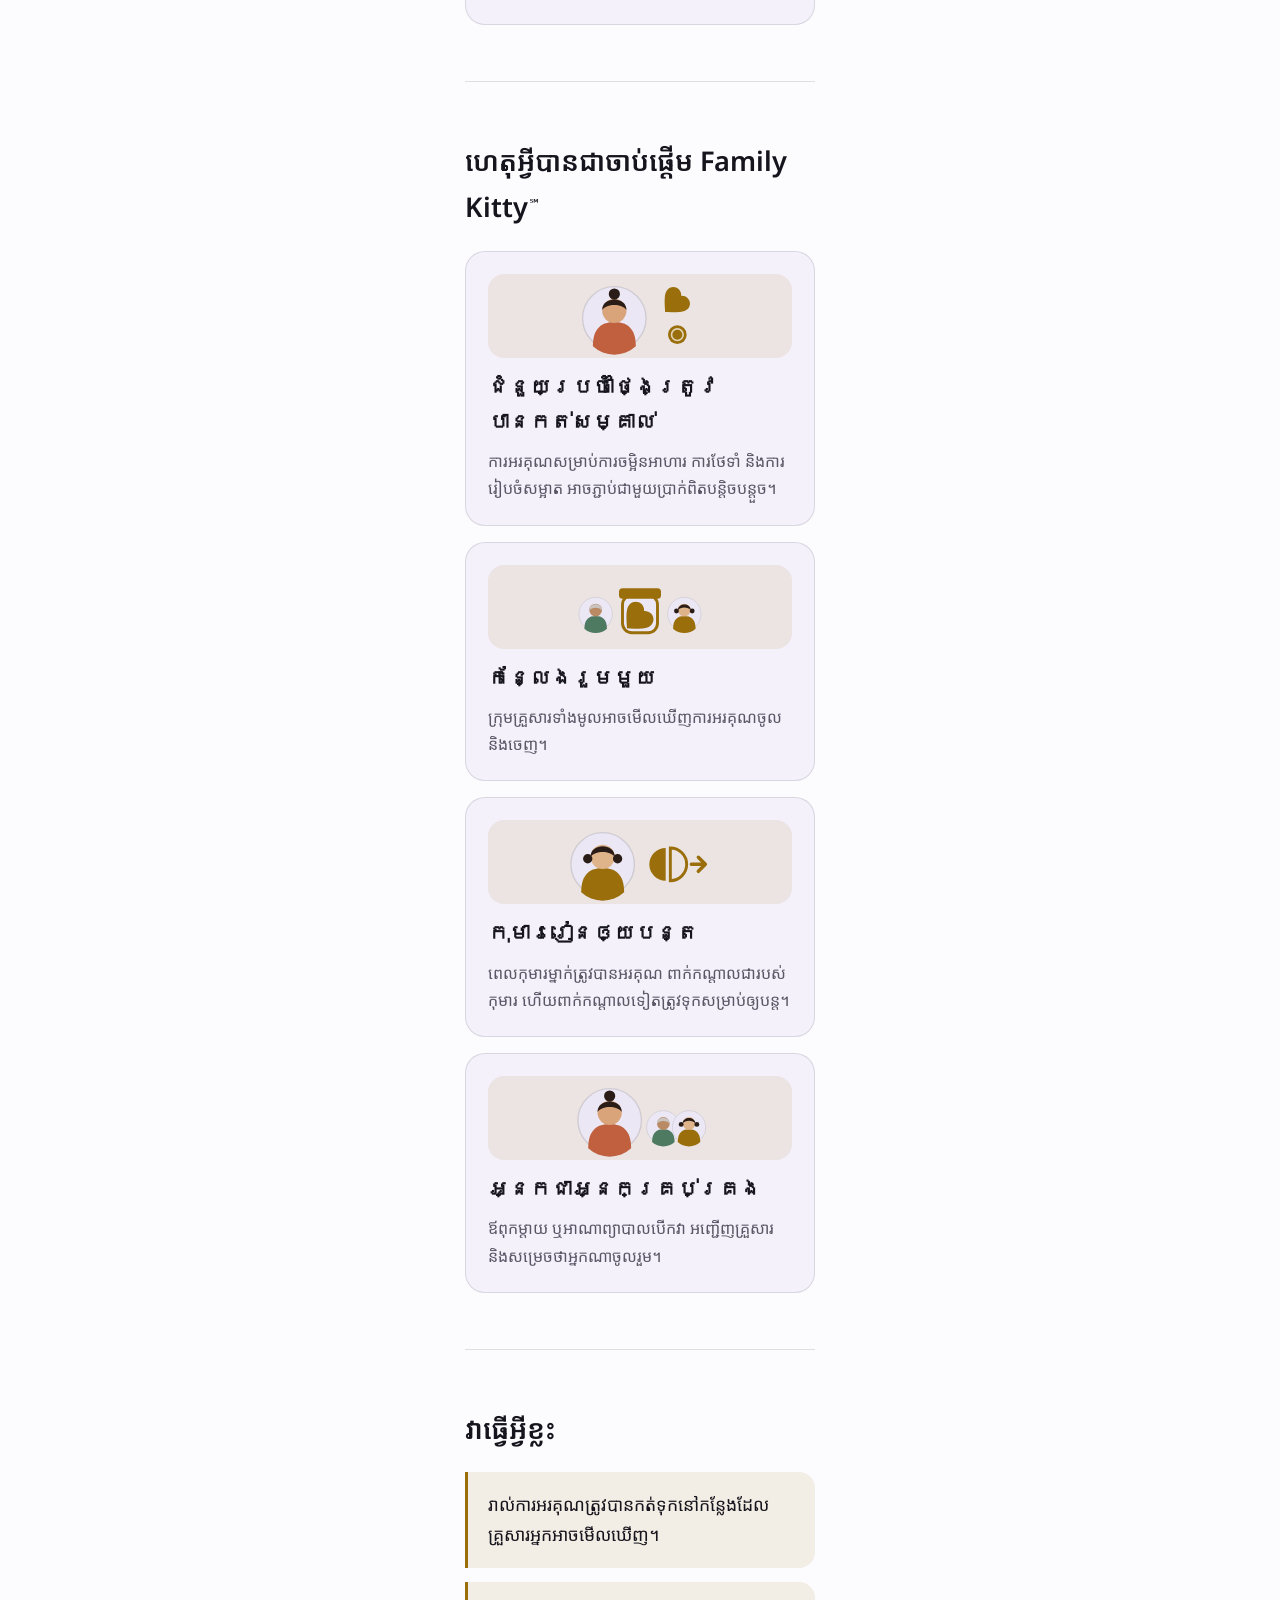
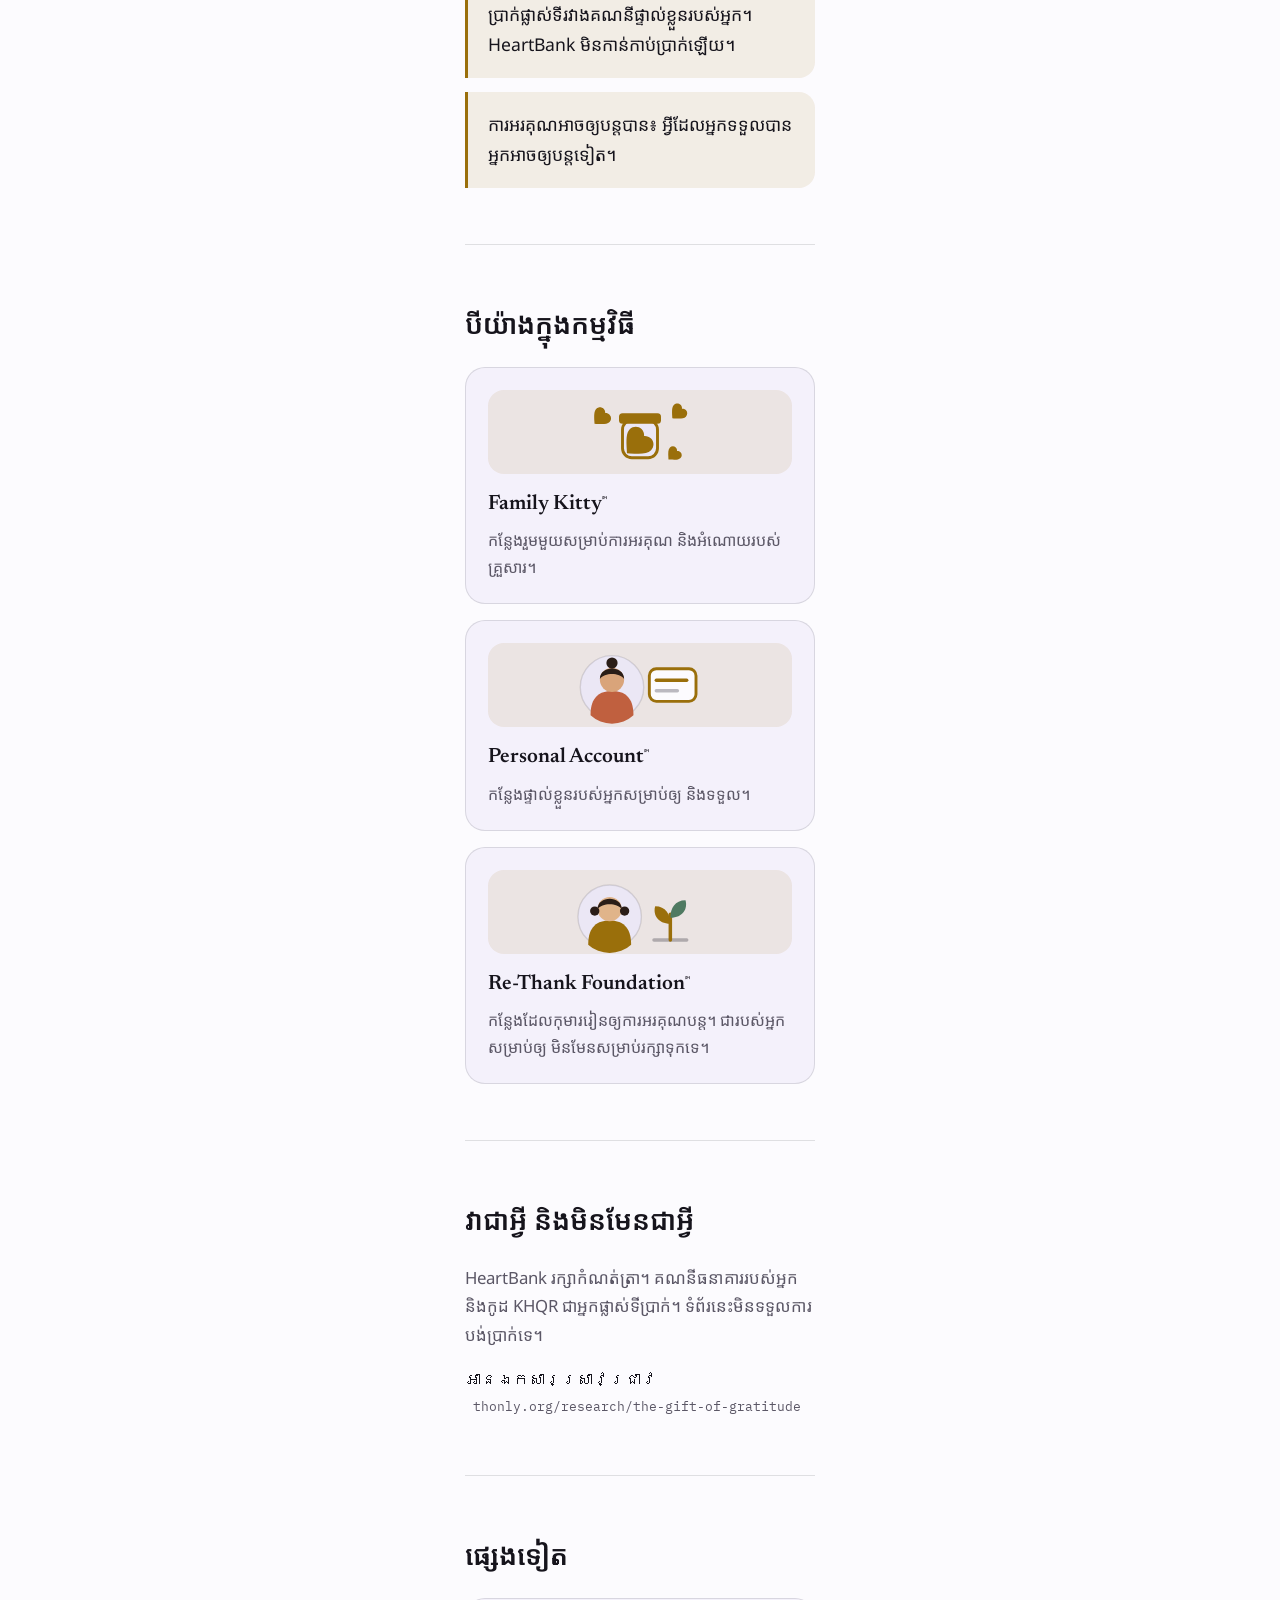
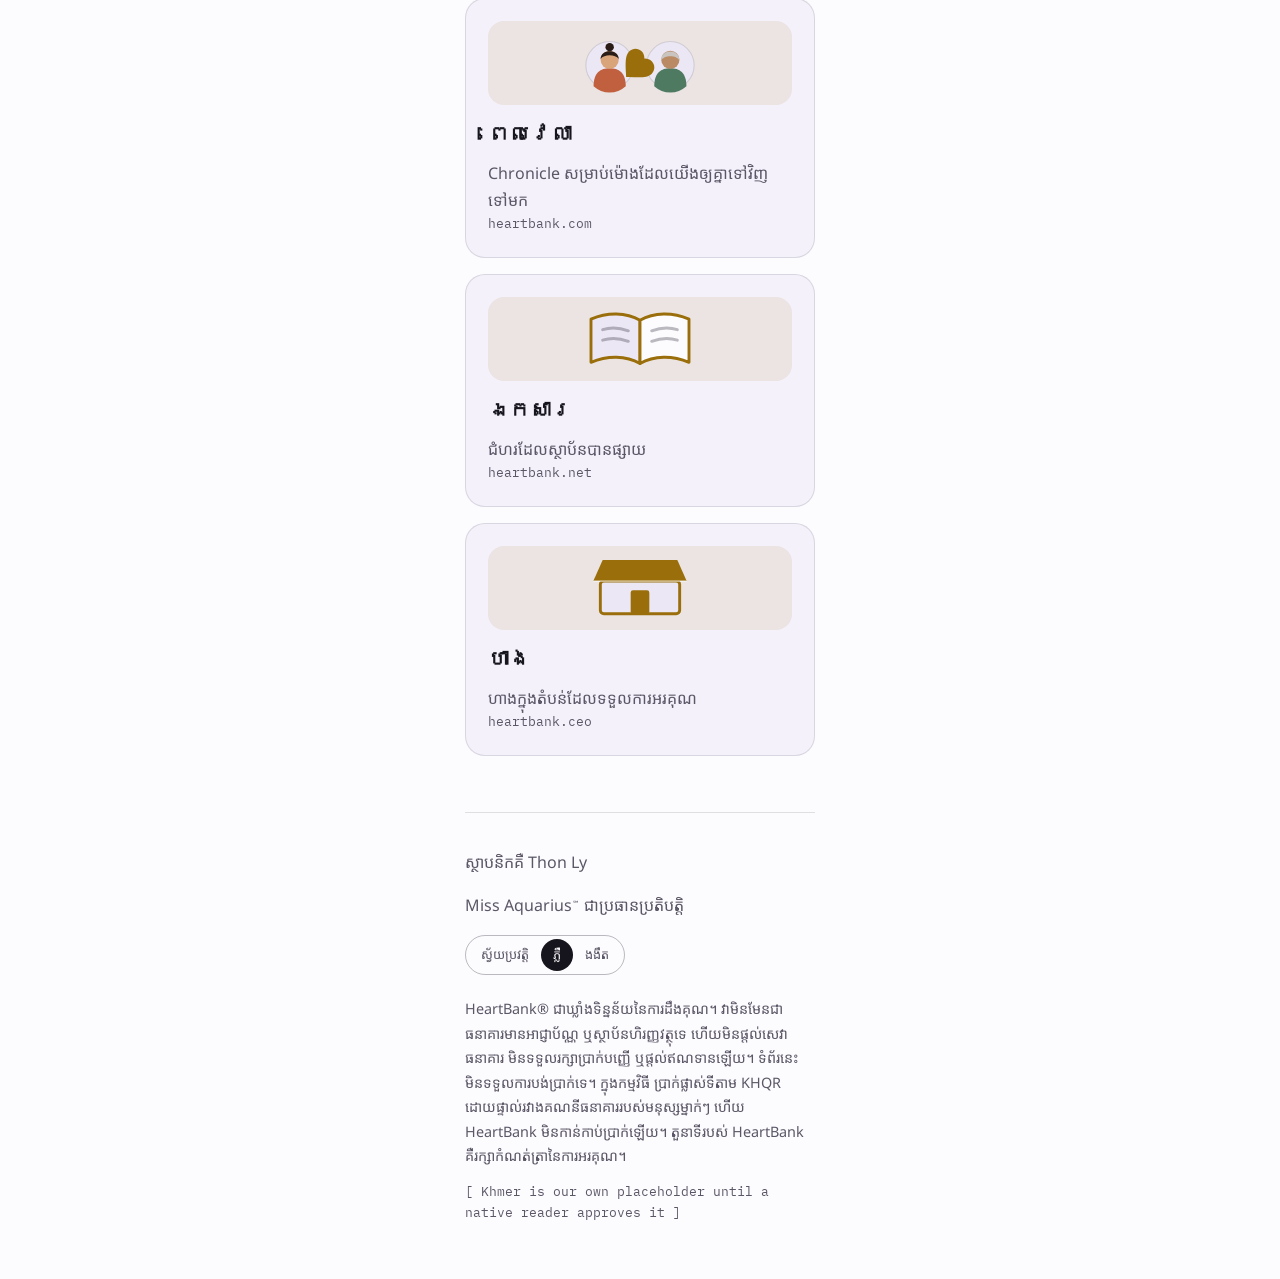
<file: LandingKmPhone.html>
<!doctype html>
<html lang="km" data-theme="light">
<head>
<meta charset="utf-8">
<meta name="viewport" content="width=390">
<meta name="googlebot" content="noindex,nofollow"><meta name="bingbot" content="noindex,nofollow">
<link rel="stylesheet" href="https://fonts.googleapis.com/css2?family=Newsreader:opsz,wght@6..72,500;6..72,600&family=IBM+Plex+Sans:wght@400;500;600&family=IBM+Plex+Mono:wght@400;500&family=Noto+Sans+Khmer:wght@400;500;600&display=swap">
<link rel="stylesheet" href="board.css?v=a6d19623">
<style>[hidden]{display:none!important}</style>
<title>heartbank.org landing (km, light, phone)</title>
</head>
<body>
<div class="board phone"><header><div class="wordmark">Heart<svg viewBox="0 0 24 24" aria-hidden="true"><path fill="currentColor" d="M3.9743 20.0257L3.8824 18.0670C3.5430 11.1232 3.3167 6.5411 5.9896 3.8683C8.1675 1.6904 11.5899 1.6904 13.7678 3.8683C14.9981 5.0986 15.6062 6.8523 15.4719 8.5281C17.1477 8.3938 18.9014 9.0019 20.1317 10.2322C22.3096 12.4101 22.3096 15.8325 20.1317 18.0104C17.4589 20.6833 12.8768 20.4570 5.9260 20.1247L3.9743 20.0257Z"/></svg>ank<sup>®</sup></div><div class="tools"><div class="seg"><span>EN</span><span class="on" class="km">ខ្មែរ</span></div><span class="share"><svg viewBox="0 0 24 24" aria-hidden="true"><path d="M12 3v12M12 3l-4 4M12 3l4 4M5 12v7a2 2 0 0 0 2 2h10a2 2 0 0 0 2-2v-7" fill="none" stroke="currentColor" stroke-width="2" stroke-linecap="round" stroke-linejoin="round"/></svg><span class="lbl km">ចែករំលែក</span></span></div></header><section class="intro"><div><h1 class="km">និយាយអរគុណដោយប្រាក់ ហើយរក្សាទុកការអរគុណ</h1><p class="lede km">HeartBank® Treasury រក្សាកំណត់ត្រានៃការអរគុណក្នុងគ្រួសាររបស់អ្នក នៅលើគណនីដែលអ្នកប្រើរួចហើយ។</p><p style="margin:32px 0 0"><span class="btn km">បើកកម្មវិធី B-Treasury</span></p><p class="note km">អ្នកនឹងទៅដល់ thank.heartbank.org</p><p class="note km">[ ភាសាខ្មែរនេះជាសេចក្តីព្រាងរបស់យើង រង់ចាំការពិនិត្យពីអ្នកភាសាខ្មែរ ]</p></div><div class="art"><div class="poster"><svg viewBox="0 0 520 230" role="img" aria-hidden="true"><defs><marker id="ar4" viewBox="0 0 10 10" refX="8" refY="5" markerWidth="7" markerHeight="7" orient="auto"><path d="M0 0L10 5L0 10Z" fill="var(--accent)"/></marker></defs><g transform="translate(90 172) scale(1.0)"><circle cx="0" cy="0" r="34" fill="var(--surface-2)" stroke="var(--line)" stroke-width="1.5"/><path d="M-23 30 C-23 10 -13 4 0 4 C13 4 23 10 23 30 A34 34 0 0 1 -23 30 Z" fill="#c0603f"/><circle cx="0" cy="-8" r="13" fill="#d9a47a"/><path d="M-13 -9 C-13 -24 13 -24 13 -9 C8 -16 -8 -16 -13 -9 Z" fill="#2a1d17"/><circle cx="0" cy="-26" r="6" fill="#2a1d17"/></g><g transform="translate(430 172) scale(0.9)"><circle cx="0" cy="0" r="34" fill="var(--surface-2)" stroke="var(--line)" stroke-width="1.5"/><path d="M-23 30 C-23 10 -13 4 0 4 C13 4 23 10 23 30 A34 34 0 0 1 -23 30 Z" fill="var(--accent)"/><circle cx="0" cy="-8" r="13" fill="#e0b48a"/><path d="M-13 -8 C-13 -23 13 -23 13 -8 C8 -15 -8 -15 -13 -8 Z" fill="#2a1d17"/><circle cx="-16" cy="-6" r="5" fill="#2a1d17"/><circle cx="16" cy="-6" r="5" fill="#2a1d17"/></g><g transform="translate(260 44) scale(1.0)"><circle cx="0" cy="0" r="34" fill="var(--surface-2)" stroke="var(--line)" stroke-width="1.5"/><path d="M-23 30 C-23 10 -13 4 0 4 C13 4 23 10 23 30 A34 34 0 0 1 -23 30 Z" fill="#4f7a62"/><circle cx="0" cy="-8" r="13" fill="#b98a63"/><path d="M-13 -7 C-14 -24 14 -24 13 -7 C9 -15 -9 -15 -13 -7 Z" fill="#c9c4c0"/></g><g transform="translate(480 44) scale(0.95)"><circle cx="0" cy="0" r="34" fill="var(--surface-2)" stroke="var(--line)" stroke-width="1.5"/><path d="M-23 30 C-23 10 -13 4 0 4 C13 4 23 10 23 30 A34 34 0 0 1 -23 30 Z" fill="#6b5b95"/><circle cx="0" cy="-8" r="13" fill="#c99a6e"/><path d="M-13 -9 C-13 -24 13 -24 13 -9 C8 -16 -8 -16 -13 -9 Z" fill="#2a1d17"/><circle cx="0" cy="-26" r="6" fill="#2a1d17"/></g><path d="M128 158 C190 128 330 128 392 158" fill="none" stroke="var(--accent)" stroke-width="3" stroke-linecap="round" opacity=".3" marker-end="url(#ar4)"/><g transform="translate(260 204)"><rect x="-46" y="-17" width="92" height="34" rx="8" fill="var(--bg)" stroke="var(--accent)" stroke-width="2"/><line x1="-32" y1="-4" x2="6" y2="-4" stroke="var(--accent)" stroke-width="3" stroke-linecap="round"/><line x1="-32" y1="7" x2="-8" y2="7" stroke="var(--line-strong)" stroke-width="3" stroke-linecap="round"/><path transform="translate(26 1) scale(0.68) translate(-12.7237 -11.2776)" d="M3.9743 20.0257L3.8824 18.0670C3.5430 11.1232 3.3167 6.5411 5.9896 3.8683C8.1675 1.6904 11.5899 1.6904 13.7678 3.8683C14.9981 5.0986 15.6062 6.8523 15.4719 8.5281C17.1477 8.3938 18.9014 9.0019 20.1317 10.2322C22.3096 12.4101 22.3096 15.8325 20.1317 18.0104C17.4589 20.6833 12.8768 20.4570 5.9260 20.1247L3.9743 20.0257Z" fill="var(--accent)"/></g><path d="M412 142 C384 112 346 84 308 62" fill="none" stroke="var(--accent)" stroke-width="3" stroke-linecap="round" opacity=".3" marker-end="url(#ar4)"/><path d="M312 44 C346 30 380 30 408 44" fill="none" stroke="var(--accent)" stroke-width="3" stroke-linecap="round" opacity="1" marker-end="url(#ar4)"/><rect x="381" y="28" width="55" height="28" rx="14" fill="var(--surface)"/><path d="M393 34 A10 10 0 0 0 393 54 Z" fill="var(--accent)"/><path transform="translate(423 41) scale(1.2) translate(-12.7237 -11.2776)" d="M3.9743 20.0257L3.8824 18.0670C3.5430 11.1232 3.3167 6.5411 5.9896 3.8683C8.1675 1.6904 11.5899 1.6904 13.7678 3.8683C14.9981 5.0986 15.6062 6.8523 15.4719 8.5281C17.1477 8.3938 18.9014 9.0019 20.1317 10.2322C22.3096 12.4101 22.3096 15.8325 20.1317 18.0104C17.4589 20.6833 12.8768 20.4570 5.9260 20.1247L3.9743 20.0257Z" fill="var(--accent)"/></svg><p class="note km" style="margin:0">[ វីដេអូពន្យល់៖ ឲ្យ អរគុណ ឲ្យបន្ត ]</p></div></div></section><section><h2 class="km">របៀបដែលការអរគុណធ្វើដំណើរ</h2><div class="steps"><div class="step km"><svg viewBox="0 0 520 230" role="img" aria-hidden="true"><defs><marker id="ar1" viewBox="0 0 10 10" refX="8" refY="5" markerWidth="7" markerHeight="7" orient="auto"><path d="M0 0L10 5L0 10Z" fill="var(--accent)"/></marker></defs><g transform="translate(90 172) scale(1.0)"><circle cx="0" cy="0" r="34" fill="var(--surface-2)" stroke="var(--line)" stroke-width="1.5"/><path d="M-23 30 C-23 10 -13 4 0 4 C13 4 23 10 23 30 A34 34 0 0 1 -23 30 Z" fill="#c0603f"/><circle cx="0" cy="-8" r="13" fill="#d9a47a"/><path d="M-13 -9 C-13 -24 13 -24 13 -9 C8 -16 -8 -16 -13 -9 Z" fill="#2a1d17"/><circle cx="0" cy="-26" r="6" fill="#2a1d17"/></g><g transform="translate(430 172) scale(0.9)"><circle cx="0" cy="0" r="34" fill="var(--surface-2)" stroke="var(--line)" stroke-width="1.5"/><path d="M-23 30 C-23 10 -13 4 0 4 C13 4 23 10 23 30 A34 34 0 0 1 -23 30 Z" fill="var(--accent)"/><circle cx="0" cy="-8" r="13" fill="#e0b48a"/><path d="M-13 -8 C-13 -23 13 -23 13 -8 C8 -15 -8 -15 -13 -8 Z" fill="#2a1d17"/><circle cx="-16" cy="-6" r="5" fill="#2a1d17"/><circle cx="16" cy="-6" r="5" fill="#2a1d17"/></g><path d="M128 158 C190 128 330 128 392 158" fill="none" stroke="var(--accent)" stroke-width="3" stroke-linecap="round" opacity="1" marker-end="url(#ar1)"/><rect x="233" y="120" width="55" height="28" rx="14" fill="var(--surface)"/><circle cx="245" cy="136" r="10" fill="var(--accent)"/><circle cx="245" cy="136" r="6.2" fill="none" stroke="var(--accent-ink)" stroke-width="1.4" opacity=".7"/><path transform="translate(275 133) scale(1.2) translate(-12.7237 -11.2776)" d="M3.9743 20.0257L3.8824 18.0670C3.5430 11.1232 3.3167 6.5411 5.9896 3.8683C8.1675 1.6904 11.5899 1.6904 13.7678 3.8683C14.9981 5.0986 15.6062 6.8523 15.4719 8.5281C17.1477 8.3938 18.9014 9.0019 20.1317 10.2322C22.3096 12.4101 22.3096 15.8325 20.1317 18.0104C17.4589 20.6833 12.8768 20.4570 5.9260 20.1247L3.9743 20.0257Z" fill="var(--accent)"/></svg><b>1</b>ម្នាក់ឲ្យ</div><div class="step km"><svg viewBox="0 0 520 230" role="img" aria-hidden="true"><defs><marker id="ar2" viewBox="0 0 10 10" refX="8" refY="5" markerWidth="7" markerHeight="7" orient="auto"><path d="M0 0L10 5L0 10Z" fill="var(--accent)"/></marker></defs><g transform="translate(90 172) scale(1.0)"><circle cx="0" cy="0" r="34" fill="var(--surface-2)" stroke="var(--line)" stroke-width="1.5"/><path d="M-23 30 C-23 10 -13 4 0 4 C13 4 23 10 23 30 A34 34 0 0 1 -23 30 Z" fill="#c0603f"/><circle cx="0" cy="-8" r="13" fill="#d9a47a"/><path d="M-13 -9 C-13 -24 13 -24 13 -9 C8 -16 -8 -16 -13 -9 Z" fill="#2a1d17"/><circle cx="0" cy="-26" r="6" fill="#2a1d17"/></g><g transform="translate(430 172) scale(0.9)"><circle cx="0" cy="0" r="34" fill="var(--surface-2)" stroke="var(--line)" stroke-width="1.5"/><path d="M-23 30 C-23 10 -13 4 0 4 C13 4 23 10 23 30 A34 34 0 0 1 -23 30 Z" fill="var(--accent)"/><circle cx="0" cy="-8" r="13" fill="#e0b48a"/><path d="M-13 -8 C-13 -23 13 -23 13 -8 C8 -15 -8 -15 -13 -8 Z" fill="#2a1d17"/><circle cx="-16" cy="-6" r="5" fill="#2a1d17"/><circle cx="16" cy="-6" r="5" fill="#2a1d17"/></g><path d="M128 158 C190 128 330 128 392 158" fill="none" stroke="var(--accent)" stroke-width="3" stroke-linecap="round" opacity="1" marker-end="url(#ar2)"/><rect x="233" y="120" width="55" height="28" rx="14" fill="var(--surface)"/><circle cx="245" cy="136" r="10" fill="var(--accent)"/><circle cx="245" cy="136" r="6.2" fill="none" stroke="var(--accent-ink)" stroke-width="1.4" opacity=".7"/><path transform="translate(275 133) scale(1.2) translate(-12.7237 -11.2776)" d="M3.9743 20.0257L3.8824 18.0670C3.5430 11.1232 3.3167 6.5411 5.9896 3.8683C8.1675 1.6904 11.5899 1.6904 13.7678 3.8683C14.9981 5.0986 15.6062 6.8523 15.4719 8.5281C17.1477 8.3938 18.9014 9.0019 20.1317 10.2322C22.3096 12.4101 22.3096 15.8325 20.1317 18.0104C17.4589 20.6833 12.8768 20.4570 5.9260 20.1247L3.9743 20.0257Z" fill="var(--accent)"/><g transform="translate(260 204)"><rect x="-46" y="-17" width="92" height="34" rx="8" fill="var(--bg)" stroke="var(--accent)" stroke-width="2"/><line x1="-32" y1="-4" x2="6" y2="-4" stroke="var(--accent)" stroke-width="3" stroke-linecap="round"/><line x1="-32" y1="7" x2="-8" y2="7" stroke="var(--line-strong)" stroke-width="3" stroke-linecap="round"/><path transform="translate(26 1) scale(0.68) translate(-12.7237 -11.2776)" d="M3.9743 20.0257L3.8824 18.0670C3.5430 11.1232 3.3167 6.5411 5.9896 3.8683C8.1675 1.6904 11.5899 1.6904 13.7678 3.8683C14.9981 5.0986 15.6062 6.8523 15.4719 8.5281C17.1477 8.3938 18.9014 9.0019 20.1317 10.2322C22.3096 12.4101 22.3096 15.8325 20.1317 18.0104C17.4589 20.6833 12.8768 20.4570 5.9260 20.1247L3.9743 20.0257Z" fill="var(--accent)"/></g></svg><b>2</b>ការអរគុណត្រូវបានកត់ទុក</div><div class="step km"><svg viewBox="0 0 520 230" role="img" aria-hidden="true"><defs><marker id="ar3" viewBox="0 0 10 10" refX="8" refY="5" markerWidth="7" markerHeight="7" orient="auto"><path d="M0 0L10 5L0 10Z" fill="var(--accent)"/></marker></defs><g transform="translate(90 172) scale(1.0)"><circle cx="0" cy="0" r="34" fill="var(--surface-2)" stroke="var(--line)" stroke-width="1.5"/><path d="M-23 30 C-23 10 -13 4 0 4 C13 4 23 10 23 30 A34 34 0 0 1 -23 30 Z" fill="#c0603f"/><circle cx="0" cy="-8" r="13" fill="#d9a47a"/><path d="M-13 -9 C-13 -24 13 -24 13 -9 C8 -16 -8 -16 -13 -9 Z" fill="#2a1d17"/><circle cx="0" cy="-26" r="6" fill="#2a1d17"/></g><g transform="translate(430 172) scale(0.9)"><circle cx="0" cy="0" r="34" fill="var(--surface-2)" stroke="var(--line)" stroke-width="1.5"/><path d="M-23 30 C-23 10 -13 4 0 4 C13 4 23 10 23 30 A34 34 0 0 1 -23 30 Z" fill="var(--accent)"/><circle cx="0" cy="-8" r="13" fill="#e0b48a"/><path d="M-13 -8 C-13 -23 13 -23 13 -8 C8 -15 -8 -15 -13 -8 Z" fill="#2a1d17"/><circle cx="-16" cy="-6" r="5" fill="#2a1d17"/><circle cx="16" cy="-6" r="5" fill="#2a1d17"/></g><g transform="translate(260 44) scale(1.0)"><circle cx="0" cy="0" r="34" fill="var(--surface-2)" stroke="var(--line)" stroke-width="1.5"/><path d="M-23 30 C-23 10 -13 4 0 4 C13 4 23 10 23 30 A34 34 0 0 1 -23 30 Z" fill="#4f7a62"/><circle cx="0" cy="-8" r="13" fill="#b98a63"/><path d="M-13 -7 C-14 -24 14 -24 13 -7 C9 -15 -9 -15 -13 -7 Z" fill="#c9c4c0"/></g><path d="M128 158 C190 128 330 128 392 158" fill="none" stroke="var(--accent)" stroke-width="3" stroke-linecap="round" opacity=".3" marker-end="url(#ar3)"/><g transform="translate(260 204)"><rect x="-46" y="-17" width="92" height="34" rx="8" fill="var(--bg)" stroke="var(--accent)" stroke-width="2"/><line x1="-32" y1="-4" x2="6" y2="-4" stroke="var(--accent)" stroke-width="3" stroke-linecap="round"/><line x1="-32" y1="7" x2="-8" y2="7" stroke="var(--line-strong)" stroke-width="3" stroke-linecap="round"/><path transform="translate(26 1) scale(0.68) translate(-12.7237 -11.2776)" d="M3.9743 20.0257L3.8824 18.0670C3.5430 11.1232 3.3167 6.5411 5.9896 3.8683C8.1675 1.6904 11.5899 1.6904 13.7678 3.8683C14.9981 5.0986 15.6062 6.8523 15.4719 8.5281C17.1477 8.3938 18.9014 9.0019 20.1317 10.2322C22.3096 12.4101 22.3096 15.8325 20.1317 18.0104C17.4589 20.6833 12.8768 20.4570 5.9260 20.1247L3.9743 20.0257Z" fill="var(--accent)"/></g><path d="M412 142 C384 112 346 84 308 62" fill="none" stroke="var(--accent)" stroke-width="3" stroke-linecap="round" opacity="1" marker-end="url(#ar3)"/><rect x="337" y="83" width="55" height="28" rx="14" fill="var(--surface)"/><path d="M349 89 A10 10 0 0 0 349 109 Z" fill="var(--accent)"/><path transform="translate(379 96) scale(1.2) translate(-12.7237 -11.2776)" d="M3.9743 20.0257L3.8824 18.0670C3.5430 11.1232 3.3167 6.5411 5.9896 3.8683C8.1675 1.6904 11.5899 1.6904 13.7678 3.8683C14.9981 5.0986 15.6062 6.8523 15.4719 8.5281C17.1477 8.3938 18.9014 9.0019 20.1317 10.2322C22.3096 12.4101 22.3096 15.8325 20.1317 18.0104C17.4589 20.6833 12.8768 20.4570 5.9260 20.1247L3.9743 20.0257Z" fill="var(--accent)"/><path d="M492 158 A11 11 0 0 1 492 180 Z" fill="var(--accent)"/></svg><b>3</b>អាចឲ្យបន្តបាន</div></div></section><section><h2 class="km">ហេតុអ្វីបានជាចាប់ផ្តើម Family Kitty<span class="sm">℠</span></h2><div class="cols cols4"><div class="card"><svg class="spot" viewBox="0 0 120 72" role="img" aria-hidden="true"><g transform="translate(38 38) scale(0.8)"><circle cx="0" cy="0" r="34" fill="var(--surface-2)" stroke="var(--line)" stroke-width="1.5"/><path d="M-23 30 C-23 10 -13 4 0 4 C13 4 23 10 23 30 A34 34 0 0 1 -23 30 Z" fill="#c0603f"/><circle cx="0" cy="-8" r="13" fill="#d9a47a"/><path d="M-13 -9 C-13 -24 13 -24 13 -9 C8 -16 -8 -16 -13 -9 Z" fill="#2a1d17"/><circle cx="0" cy="-26" r="6" fill="#2a1d17"/></g><path transform="translate(92 22) scale(1.2) translate(-12.7237 -11.2776)" d="M3.9743 20.0257L3.8824 18.0670C3.5430 11.1232 3.3167 6.5411 5.9896 3.8683C8.1675 1.6904 11.5899 1.6904 13.7678 3.8683C14.9981 5.0986 15.6062 6.8523 15.4719 8.5281C17.1477 8.3938 18.9014 9.0019 20.1317 10.2322C22.3096 12.4101 22.3096 15.8325 20.1317 18.0104C17.4589 20.6833 12.8768 20.4570 5.9260 20.1247L3.9743 20.0257Z" fill="var(--accent)"/><circle cx="92" cy="52" r="8" fill="var(--accent)"/><circle cx="92" cy="52" r="4.96" fill="none" stroke="var(--accent-ink)" stroke-width="1.4" opacity=".7"/></svg><h3 class="km">ជំនួយប្រចាំថ្ងៃត្រូវបានកត់សម្គាល់</h3><p class="km">ការអរគុណសម្រាប់ការចម្អិនអាហារ ការថែទាំ និងការរៀបចំសម្អាត អាចភ្ជាប់ជាមួយប្រាក់ពិតបន្តិចបន្តួច។</p></div><div class="card"><svg class="spot" viewBox="0 0 120 72" role="img" aria-hidden="true"><rect x="45" y="26" width="30" height="32" rx="8" fill="var(--surface-2)" stroke="var(--accent)" stroke-width="2.5"/><rect x="42" y="20" width="36" height="9" rx="3" fill="var(--accent)"/><path transform="translate(60 43) scale(1.28) translate(-12.7237 -11.2776)" d="M3.9743 20.0257L3.8824 18.0670C3.5430 11.1232 3.3167 6.5411 5.9896 3.8683C8.1675 1.6904 11.5899 1.6904 13.7678 3.8683C14.9981 5.0986 15.6062 6.8523 15.4719 8.5281C17.1477 8.3938 18.9014 9.0019 20.1317 10.2322C22.3096 12.4101 22.3096 15.8325 20.1317 18.0104C17.4589 20.6833 12.8768 20.4570 5.9260 20.1247L3.9743 20.0257Z" fill="var(--accent)"/><g transform="translate(22 42) scale(0.42)"><circle cx="0" cy="0" r="34" fill="var(--surface-2)" stroke="var(--line)" stroke-width="1.5"/><path d="M-23 30 C-23 10 -13 4 0 4 C13 4 23 10 23 30 A34 34 0 0 1 -23 30 Z" fill="#4f7a62"/><circle cx="0" cy="-8" r="13" fill="#b98a63"/><path d="M-13 -7 C-14 -24 14 -24 13 -7 C9 -15 -9 -15 -13 -7 Z" fill="#c9c4c0"/></g><g transform="translate(98 42) scale(0.42)"><circle cx="0" cy="0" r="34" fill="var(--surface-2)" stroke="var(--line)" stroke-width="1.5"/><path d="M-23 30 C-23 10 -13 4 0 4 C13 4 23 10 23 30 A34 34 0 0 1 -23 30 Z" fill="var(--accent)"/><circle cx="0" cy="-8" r="13" fill="#e0b48a"/><path d="M-13 -8 C-13 -23 13 -23 13 -8 C8 -15 -8 -15 -13 -8 Z" fill="#2a1d17"/><circle cx="-16" cy="-6" r="5" fill="#2a1d17"/><circle cx="16" cy="-6" r="5" fill="#2a1d17"/></g></svg><h3 class="km">កន្លែងរួមមួយ</h3><p class="km">ក្រុមគ្រួសារទាំងមូលអាចមើលឃើញការអរគុណចូល និងចេញ។</p></div><div class="card"><svg class="spot" viewBox="0 0 120 72" role="img" aria-hidden="true"><g transform="translate(28 38) scale(0.8)"><circle cx="0" cy="0" r="34" fill="var(--surface-2)" stroke="var(--line)" stroke-width="1.5"/><path d="M-23 30 C-23 10 -13 4 0 4 C13 4 23 10 23 30 A34 34 0 0 1 -23 30 Z" fill="var(--accent)"/><circle cx="0" cy="-8" r="13" fill="#e0b48a"/><path d="M-13 -8 C-13 -23 13 -23 13 -8 C8 -15 -8 -15 -13 -8 Z" fill="#2a1d17"/><circle cx="-16" cy="-6" r="5" fill="#2a1d17"/><circle cx="16" cy="-6" r="5" fill="#2a1d17"/></g><path d="M82 24 A14 14 0 0 0 82 52 Z" fill="var(--accent)"/><path d="M86 24 A14 14 0 0 1 86 52 Z" fill="none" stroke="var(--accent)" stroke-width="2.5"/><path d="M104 38 H116 M110 32 L116 38 L110 44" fill="none" stroke="var(--accent)" stroke-width="3" stroke-linecap="round" stroke-linejoin="round"/></svg><h3 class="km">កុមាររៀនឲ្យបន្ត</h3><p class="km">ពេលកុមារម្នាក់ត្រូវបានអរគុណ ពាក់កណ្តាលជារបស់កុមារ ហើយពាក់កណ្តាលទៀតត្រូវទុកសម្រាប់ឲ្យបន្ត។</p></div><div class="card"><svg class="spot" viewBox="0 0 120 72" role="img" aria-hidden="true"><g transform="translate(34 38) scale(0.8)"><circle cx="0" cy="0" r="34" fill="var(--surface-2)" stroke="var(--line)" stroke-width="1.5"/><path d="M-23 30 C-23 10 -13 4 0 4 C13 4 23 10 23 30 A34 34 0 0 1 -23 30 Z" fill="#c0603f"/><circle cx="0" cy="-8" r="13" fill="#d9a47a"/><path d="M-13 -9 C-13 -24 13 -24 13 -9 C8 -16 -8 -16 -13 -9 Z" fill="#2a1d17"/><circle cx="0" cy="-26" r="6" fill="#2a1d17"/></g><g transform="translate(80 44) scale(0.42)"><circle cx="0" cy="0" r="34" fill="var(--surface-2)" stroke="var(--line)" stroke-width="1.5"/><path d="M-23 30 C-23 10 -13 4 0 4 C13 4 23 10 23 30 A34 34 0 0 1 -23 30 Z" fill="#4f7a62"/><circle cx="0" cy="-8" r="13" fill="#b98a63"/><path d="M-13 -7 C-14 -24 14 -24 13 -7 C9 -15 -9 -15 -13 -7 Z" fill="#c9c4c0"/></g><g transform="translate(102 44) scale(0.42)"><circle cx="0" cy="0" r="34" fill="var(--surface-2)" stroke="var(--line)" stroke-width="1.5"/><path d="M-23 30 C-23 10 -13 4 0 4 C13 4 23 10 23 30 A34 34 0 0 1 -23 30 Z" fill="var(--accent)"/><circle cx="0" cy="-8" r="13" fill="#e0b48a"/><path d="M-13 -8 C-13 -23 13 -23 13 -8 C8 -15 -8 -15 -13 -8 Z" fill="#2a1d17"/><circle cx="-16" cy="-6" r="5" fill="#2a1d17"/><circle cx="16" cy="-6" r="5" fill="#2a1d17"/></g></svg><h3 class="km">អ្នកជាអ្នកគ្រប់គ្រង</h3><p class="km">ឪពុកម្តាយ ឬអាណាព្យាបាលបើកវា អញ្ជើញគ្រួសារ និងសម្រេចថាអ្នកណាចូលរួម។</p></div></div></section><section><h2 class="km">វាធ្វើអ្វីខ្លះ</h2><ul class="ben"><li class="km">រាល់ការអរគុណត្រូវបានកត់ទុកនៅកន្លែងដែលគ្រួសារអ្នកអាចមើលឃើញ។</li><li class="km">ប្រាក់ផ្លាស់ទីរវាងគណនីផ្ទាល់ខ្លួនរបស់អ្នក។ HeartBank មិនកាន់កាប់ប្រាក់ឡើយ។</li><li class="km">ការអរគុណអាចឲ្យបន្តបាន៖ អ្វីដែលអ្នកទទួលបាន អ្នកអាចឲ្យបន្តទៀត។</li></ul></section><section><h2 class="km">បីយ៉ាងក្នុងកម្មវិធី</h2><div class="cols"><div class="card"><svg class="spot" viewBox="0 0 120 72" role="img" aria-hidden="true"><rect x="45" y="26" width="30" height="32" rx="8" fill="var(--surface-2)" stroke="var(--accent)" stroke-width="2.5"/><rect x="42" y="20" width="36" height="9" rx="3" fill="var(--accent)"/><path transform="translate(60 43) scale(1.28) translate(-12.7237 -11.2776)" d="M3.9743 20.0257L3.8824 18.0670C3.5430 11.1232 3.3167 6.5411 5.9896 3.8683C8.1675 1.6904 11.5899 1.6904 13.7678 3.8683C14.9981 5.0986 15.6062 6.8523 15.4719 8.5281C17.1477 8.3938 18.9014 9.0019 20.1317 10.2322C22.3096 12.4101 22.3096 15.8325 20.1317 18.0104C17.4589 20.6833 12.8768 20.4570 5.9260 20.1247L3.9743 20.0257Z" fill="var(--accent)"/><path transform="translate(28 22) scale(0.8) translate(-12.7237 -11.2776)" d="M3.9743 20.0257L3.8824 18.0670C3.5430 11.1232 3.3167 6.5411 5.9896 3.8683C8.1675 1.6904 11.5899 1.6904 13.7678 3.8683C14.9981 5.0986 15.6062 6.8523 15.4719 8.5281C17.1477 8.3938 18.9014 9.0019 20.1317 10.2322C22.3096 12.4101 22.3096 15.8325 20.1317 18.0104C17.4589 20.6833 12.8768 20.4570 5.9260 20.1247L3.9743 20.0257Z" fill="var(--accent)"/><path transform="translate(94 18) scale(0.72) translate(-12.7237 -11.2776)" d="M3.9743 20.0257L3.8824 18.0670C3.5430 11.1232 3.3167 6.5411 5.9896 3.8683C8.1675 1.6904 11.5899 1.6904 13.7678 3.8683C14.9981 5.0986 15.6062 6.8523 15.4719 8.5281C17.1477 8.3938 18.9014 9.0019 20.1317 10.2322C22.3096 12.4101 22.3096 15.8325 20.1317 18.0104C17.4589 20.6833 12.8768 20.4570 5.9260 20.1247L3.9743 20.0257Z" fill="var(--accent)"/><path transform="translate(90 54) scale(0.64) translate(-12.7237 -11.2776)" d="M3.9743 20.0257L3.8824 18.0670C3.5430 11.1232 3.3167 6.5411 5.9896 3.8683C8.1675 1.6904 11.5899 1.6904 13.7678 3.8683C14.9981 5.0986 15.6062 6.8523 15.4719 8.5281C17.1477 8.3938 18.9014 9.0019 20.1317 10.2322C22.3096 12.4101 22.3096 15.8325 20.1317 18.0104C17.4589 20.6833 12.8768 20.4570 5.9260 20.1247L3.9743 20.0257Z" fill="var(--accent)"/></svg><h3>Family Kitty<span class="sm">℠</span></h3><p class="km">កន្លែងរួមមួយសម្រាប់ការអរគុណ និងអំណោយរបស់គ្រួសារ។</p></div><div class="card"><svg class="spot" viewBox="0 0 120 72" role="img" aria-hidden="true"><g transform="translate(36 38) scale(0.8)"><circle cx="0" cy="0" r="34" fill="var(--surface-2)" stroke="var(--line)" stroke-width="1.5"/><path d="M-23 30 C-23 10 -13 4 0 4 C13 4 23 10 23 30 A34 34 0 0 1 -23 30 Z" fill="#c0603f"/><circle cx="0" cy="-8" r="13" fill="#d9a47a"/><path d="M-13 -9 C-13 -24 13 -24 13 -9 C8 -16 -8 -16 -13 -9 Z" fill="#2a1d17"/><circle cx="0" cy="-26" r="6" fill="#2a1d17"/></g><rect x="68" y="22" width="40" height="28" rx="6" fill="var(--bg)" stroke="var(--accent)" stroke-width="2.5"/><line x1="74" y1="32" x2="100" y2="32" stroke="var(--accent)" stroke-width="3" stroke-linecap="round"/><line x1="74" y1="41" x2="92" y2="41" stroke="var(--line-strong)" stroke-width="3" stroke-linecap="round"/></svg><h3>Personal Account<span class="sm">℠</span></h3><p class="km">កន្លែងផ្ទាល់ខ្លួនរបស់អ្នកសម្រាប់ឲ្យ និងទទួល។</p></div><div class="card"><svg class="spot" viewBox="0 0 120 72" role="img" aria-hidden="true"><g transform="translate(34 40) scale(0.8)"><circle cx="0" cy="0" r="34" fill="var(--surface-2)" stroke="var(--line)" stroke-width="1.5"/><path d="M-23 30 C-23 10 -13 4 0 4 C13 4 23 10 23 30 A34 34 0 0 1 -23 30 Z" fill="var(--accent)"/><circle cx="0" cy="-8" r="13" fill="#e0b48a"/><path d="M-13 -8 C-13 -23 13 -23 13 -8 C8 -15 -8 -15 -13 -8 Z" fill="#2a1d17"/><circle cx="-16" cy="-6" r="5" fill="#2a1d17"/><circle cx="16" cy="-6" r="5" fill="#2a1d17"/></g><path d="M72 60 H100" stroke="var(--line-strong)" stroke-width="3" stroke-linecap="round"/><path d="M86 60 V38" stroke="var(--accent)" stroke-width="3" stroke-linecap="round" fill="none"/><path d="M86 46 C75 46 71 38 73 31 C82 31 86 38 86 46Z" fill="var(--accent)"/><path d="M86 41 C97 41 101 33 99 26 C90 26 86 33 86 41Z" fill="#4f7a62"/></svg><h3>Re-Thank Foundation<span class="sm">℠</span></h3><p class="km">កន្លែងដែលកុមាររៀនឲ្យការអរគុណបន្ត។ ជារបស់អ្នកសម្រាប់ឲ្យ មិនមែនសម្រាប់រក្សាទុកទេ។</p></div></div></section><section><h2 class="km">វាជាអ្វី និងមិនមែនជាអ្វី</h2><p class="lede km" style="margin-top:0">HeartBank រក្សាកំណត់ត្រា។ គណនីធនាគាររបស់អ្នក និងកូដ KHQR ជាអ្នកផ្លាស់ទីប្រាក់។ ទំព័រនេះមិនទទួលការបង់ប្រាក់ទេ។</p><p style="margin:18px 0 0"><span class="link a">អានឯកសារស្រាវជ្រាវ</span> <span class="note" style="margin-left:8px">thonly.org/research/the-gift-of-gratitude</span></p></section><section><h2 class="km">ផ្សេងទៀត</h2><div class="cols"><div class="card"><svg class="spot" viewBox="0 0 120 72" role="img" aria-hidden="true"><g transform="translate(34 38) scale(0.6)"><circle cx="0" cy="0" r="34" fill="var(--surface-2)" stroke="var(--line)" stroke-width="1.5"/><path d="M-23 30 C-23 10 -13 4 0 4 C13 4 23 10 23 30 A34 34 0 0 1 -23 30 Z" fill="#c0603f"/><circle cx="0" cy="-8" r="13" fill="#d9a47a"/><path d="M-13 -9 C-13 -24 13 -24 13 -9 C8 -16 -8 -16 -13 -9 Z" fill="#2a1d17"/><circle cx="0" cy="-26" r="6" fill="#2a1d17"/></g><g transform="translate(86 38) scale(0.6)"><circle cx="0" cy="0" r="34" fill="var(--surface-2)" stroke="var(--line)" stroke-width="1.5"/><path d="M-23 30 C-23 10 -13 4 0 4 C13 4 23 10 23 30 A34 34 0 0 1 -23 30 Z" fill="#4f7a62"/><circle cx="0" cy="-8" r="13" fill="#b98a63"/><path d="M-13 -7 C-14 -24 14 -24 13 -7 C9 -15 -9 -15 -13 -7 Z" fill="#c9c4c0"/></g><path transform="translate(60 36) scale(1.36) translate(-12.7237 -11.2776)" d="M3.9743 20.0257L3.8824 18.0670C3.5430 11.1232 3.3167 6.5411 5.9896 3.8683C8.1675 1.6904 11.5899 1.6904 13.7678 3.8683C14.9981 5.0986 15.6062 6.8523 15.4719 8.5281C17.1477 8.3938 18.9014 9.0019 20.1317 10.2322C22.3096 12.4101 22.3096 15.8325 20.1317 18.0104C17.4589 20.6833 12.8768 20.4570 5.9260 20.1247L3.9743 20.0257Z" fill="var(--accent)"/></svg><h3 class="km">ពេលវេលា</h3><p class="km">Chronicle សម្រាប់ម៉ោងដែលយើងឲ្យគ្នាទៅវិញទៅមក</p><p class="note">heartbank.com</p></div><div class="card"><svg class="spot" viewBox="0 0 120 72" role="img" aria-hidden="true"><path d="M60 20 C48 13 32 13 18 19 V56 C32 50 48 50 60 57 Z" fill="var(--surface-2)" stroke="var(--accent)" stroke-width="2.5" stroke-linejoin="round"/><path d="M60 20 C72 13 88 13 102 19 V56 C88 50 72 50 60 57 Z" fill="var(--bg)" stroke="var(--accent)" stroke-width="2.5" stroke-linejoin="round"/><path d="M28 28 C34 26 42 26 50 29 M28 37 C34 35 42 35 50 38 M70 29 C78 26 86 26 92 28 M70 38 C78 35 86 35 92 37" fill="none" stroke="var(--line-strong)" stroke-width="2.5" stroke-linecap="round"/></svg><h3 class="km">ឯកសារ</h3><p class="km">ជំហរដែលស្ថាប័នបានផ្សាយ</p><p class="note">heartbank.net</p></div><div class="card"><svg class="spot" viewBox="0 0 120 72" role="img" aria-hidden="true"><rect x="26" y="30" width="68" height="28" rx="3" fill="var(--surface-2)" stroke="var(--accent)" stroke-width="2.5"/><path d="M20 30 L28 12 H92 L100 30 Z" fill="var(--accent)"/><path d="M20 30 H100" stroke="var(--accent-ink)" stroke-width="1.5" opacity=".5"/><rect x="52" y="38" width="16" height="20" rx="2" fill="var(--accent)"/></svg><h3 class="km">ហាង</h3><p class="km">ហាងក្នុងតំបន់ដែលទទួលការអរគុណ</p><p class="note">heartbank.ceo</p></div></div></section><footer><div class="foot-row"><p class="who km">ស្ថាបនិកគឺ <span class="link a">Thon Ly</span></p><p class="who km"><span class="link a">Miss Aquarius</span><span class="sm">℠</span> ជាប្រធានប្រតិបត្តិ</p><div class="seg km"><span>ស្វ័យប្រវត្តិ</span><span class="on">ភ្លឺ</span><span>ងងឹត</span></div></div><p class="km"><span class="nw">HeartBank® ជាឃ្លាំងទិន្នន័យនៃការដឹងគុណ។</span> វាមិនមែនជាធនាគារមានអាជ្ញាប័ណ្ណ ឬស្ថាប័នហិរញ្ញវត្ថុទេ ហើយមិនផ្តល់សេវាធនាគារ មិនទទួលរក្សាប្រាក់បញ្ញើ ឬផ្តល់ឥណទានឡើយ។ ទំព័រនេះមិនទទួលការបង់ប្រាក់ទេ។ ក្នុងកម្មវិធី ប្រាក់ផ្លាស់ទីតាម KHQR ដោយផ្ទាល់រវាងគណនីធនាគាររបស់មនុស្សម្នាក់ៗ ហើយ HeartBank មិនកាន់កាប់ប្រាក់ឡើយ។ តួនាទីរបស់ HeartBank គឺរក្សាកំណត់ត្រានៃការអរគុណ។</p><p class="note">[ Khmer is our own placeholder until a native reader approves it ]</p></footer></div>
</body>
</html>
</file>
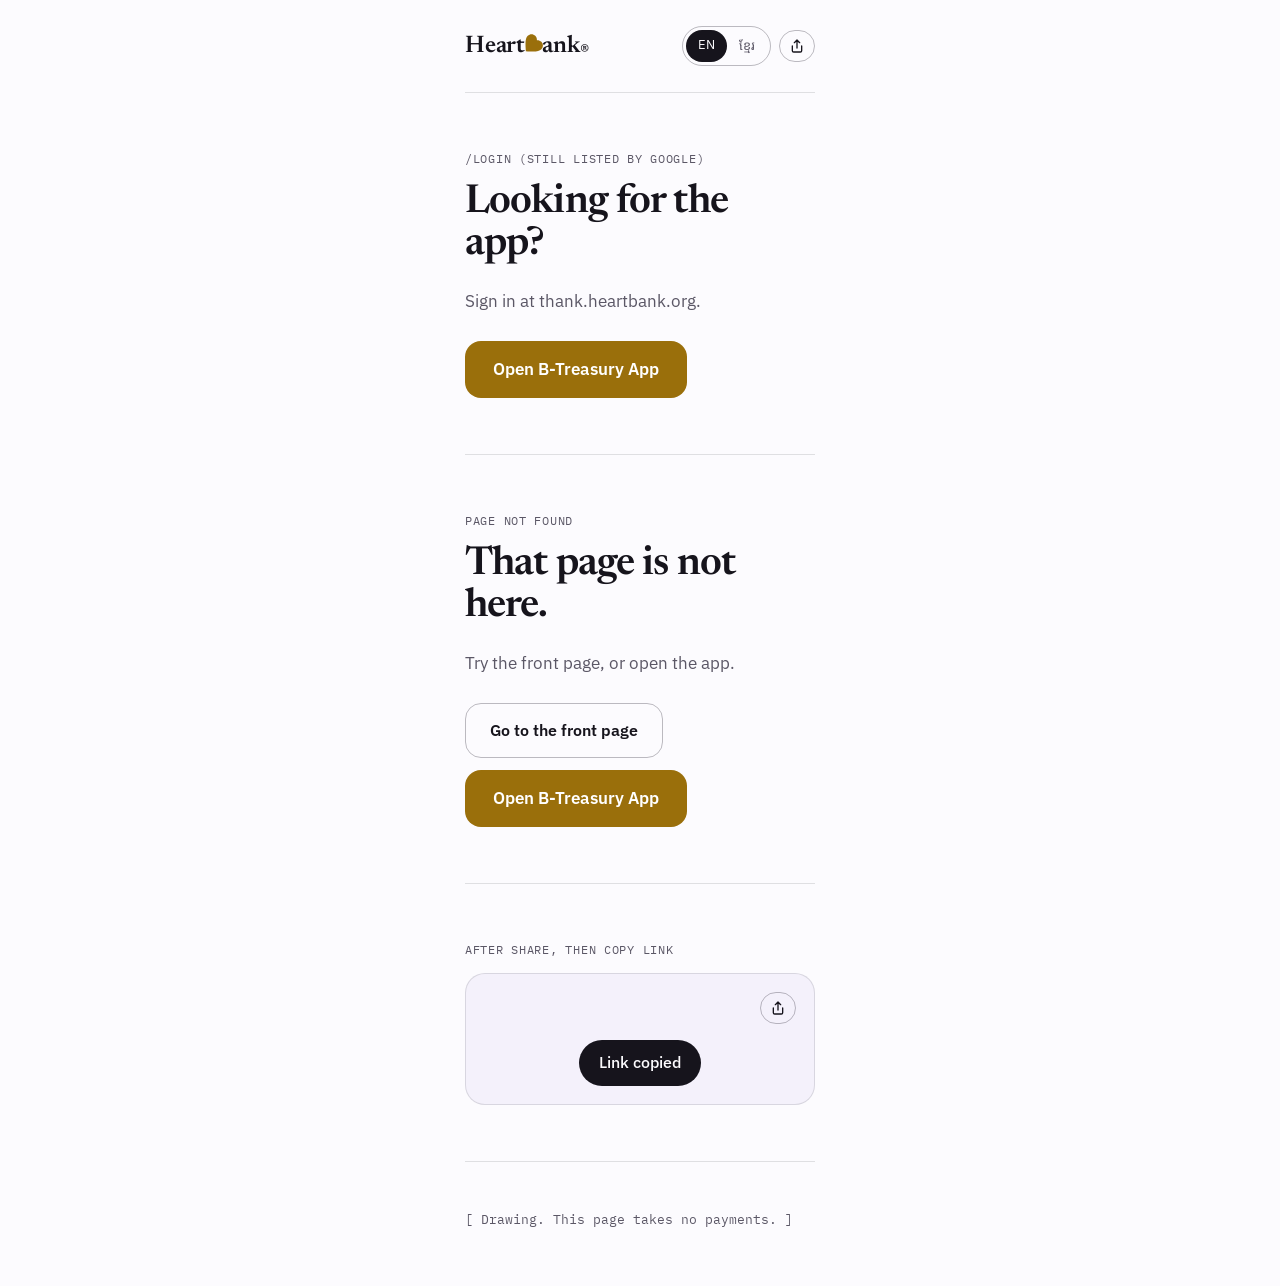
<file: StatesEn.html>
<!doctype html>
<html lang="en" data-theme="light">
<head>
<meta charset="utf-8">
<meta name="viewport" content="width=390">
<meta name="googlebot" content="noindex,nofollow"><meta name="bingbot" content="noindex,nofollow">
<link rel="stylesheet" href="https://fonts.googleapis.com/css2?family=Newsreader:opsz,wght@6..72,500;6..72,600&family=IBM+Plex+Sans:wght@400;500;600&family=IBM+Plex+Mono:wght@400;500&family=Noto+Sans+Khmer:wght@400;500;600&display=swap">
<link rel="stylesheet" href="board.css?v=a6d19623">
<style>[hidden]{display:none!important}</style>
<title>heartbank.org landing (en, light, phone)</title>
</head>
<body>
<div class="board phone"><header><div class="wordmark">Heart<svg viewBox="0 0 24 24" aria-hidden="true"><path fill="currentColor" d="M3.9743 20.0257L3.8824 18.0670C3.5430 11.1232 3.3167 6.5411 5.9896 3.8683C8.1675 1.6904 11.5899 1.6904 13.7678 3.8683C14.9981 5.0986 15.6062 6.8523 15.4719 8.5281C17.1477 8.3938 18.9014 9.0019 20.1317 10.2322C22.3096 12.4101 22.3096 15.8325 20.1317 18.0104C17.4589 20.6833 12.8768 20.4570 5.9260 20.1247L3.9743 20.0257Z"/></svg>ank<sup>®</sup></div><div class="tools"><div class="seg"><span class="on">EN</span><span class="km">ខ្មែរ</span></div><span class="share"><svg viewBox="0 0 24 24" aria-hidden="true"><path d="M12 3v12M12 3l-4 4M12 3l4 4M5 12v7a2 2 0 0 0 2 2h10a2 2 0 0 0 2-2v-7" fill="none" stroke="currentColor" stroke-width="2" stroke-linecap="round" stroke-linejoin="round"/></svg><span class="lbl">Share</span></span></div></header><section><p class="stl">/login (still listed by Google)</p><h1 class="">Looking for the app?</h1><p class="lede">Sign in at thank.heartbank.org.</p><p style="margin:26px 0 0"><span class="btn">Open B-Treasury App</span></p></section><section><p class="stl">Page not found</p><h1 class="">That page is not here.</h1><p class="lede">Try the front page, or open the app.</p><p style="margin:26px 0 0;display:flex;gap:12px;flex-wrap:wrap"><span class="btn2">Go to the front page</span><span class="btn">Open B-Treasury App</span></p></section><section><p class="stl">After Share, then Copy link</p><div style="border:1px solid var(--line);border-radius:var(--r-card);padding:18px;background:var(--surface)"><div style="display:flex;justify-content:flex-end;margin-bottom:16px"><span class="share"><svg viewBox="0 0 24 24" aria-hidden="true"><path d="M12 3v12M12 3l-4 4M12 3l4 4M5 12v7a2 2 0 0 0 2 2h10a2 2 0 0 0 2-2v-7" fill="none" stroke="currentColor" stroke-width="2" stroke-linecap="round" stroke-linejoin="round"/></svg><span class="lbl">Share</span></span></div><p style="margin:0;text-align:center"><span class="toast">Link copied</span></p></div></section><footer><p class="note">[ Drawing. This page takes no payments. ]</p></footer></div>
</body>
</html>
</file>
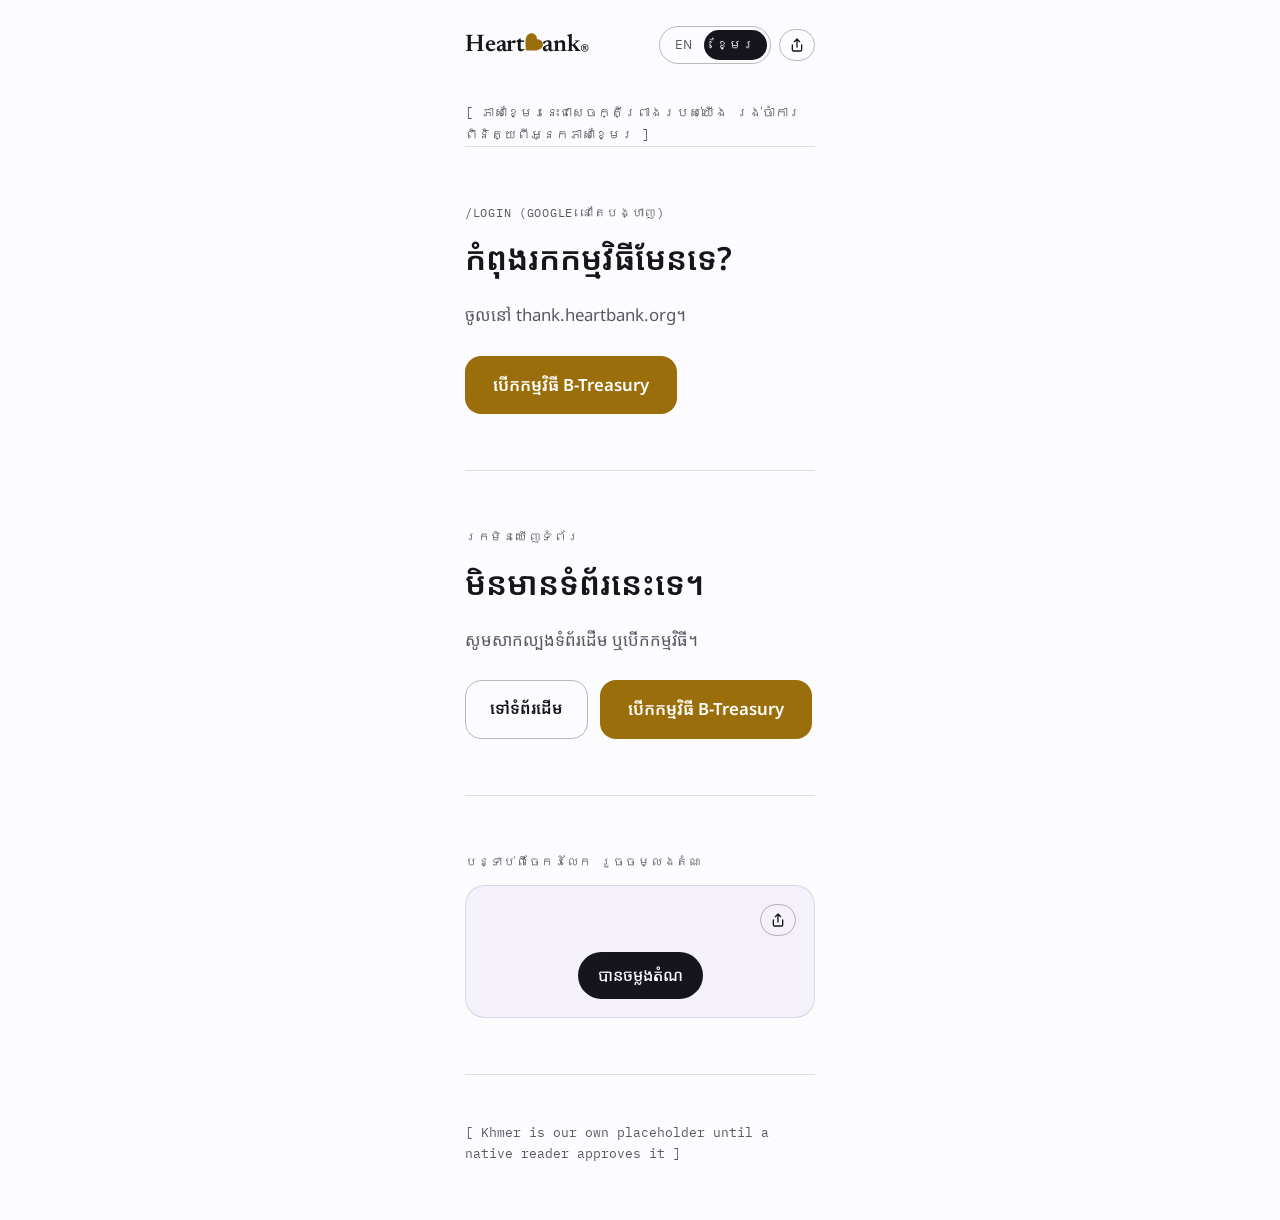
<file: StatesKm.html>
<!doctype html>
<html lang="km" data-theme="light">
<head>
<meta charset="utf-8">
<meta name="viewport" content="width=390">
<meta name="googlebot" content="noindex,nofollow"><meta name="bingbot" content="noindex,nofollow">
<link rel="stylesheet" href="https://fonts.googleapis.com/css2?family=Newsreader:opsz,wght@6..72,500;6..72,600&family=IBM+Plex+Sans:wght@400;500;600&family=IBM+Plex+Mono:wght@400;500&family=Noto+Sans+Khmer:wght@400;500;600&display=swap">
<link rel="stylesheet" href="board.css?v=a6d19623">
<style>[hidden]{display:none!important}</style>
<title>heartbank.org landing (km, light, phone)</title>
</head>
<body>
<div class="board phone"><header><div class="wordmark">Heart<svg viewBox="0 0 24 24" aria-hidden="true"><path fill="currentColor" d="M3.9743 20.0257L3.8824 18.0670C3.5430 11.1232 3.3167 6.5411 5.9896 3.8683C8.1675 1.6904 11.5899 1.6904 13.7678 3.8683C14.9981 5.0986 15.6062 6.8523 15.4719 8.5281C17.1477 8.3938 18.9014 9.0019 20.1317 10.2322C22.3096 12.4101 22.3096 15.8325 20.1317 18.0104C17.4589 20.6833 12.8768 20.4570 5.9260 20.1247L3.9743 20.0257Z"/></svg>ank<sup>®</sup></div><div class="tools"><div class="seg"><span>EN</span><span class="on" class="km">ខ្មែរ</span></div><span class="share"><svg viewBox="0 0 24 24" aria-hidden="true"><path d="M12 3v12M12 3l-4 4M12 3l4 4M5 12v7a2 2 0 0 0 2 2h10a2 2 0 0 0 2-2v-7" fill="none" stroke="currentColor" stroke-width="2" stroke-linecap="round" stroke-linejoin="round"/></svg><span class="lbl km">ចែករំលែក</span></span></div></header><p class="note km">[ ភាសាខ្មែរនេះជាសេចក្តីព្រាងរបស់យើង រង់ចាំការពិនិត្យពីអ្នកភាសាខ្មែរ ]</p><section><p class="stl">/login (Google នៅតែបង្ហាញ)</p><h1 class="km">កំពុងរកកម្មវិធីមែនទេ?</h1><p class="lede km">ចូលនៅ thank.heartbank.org។</p><p style="margin:26px 0 0"><span class="btn km">បើកកម្មវិធី B-Treasury</span></p></section><section><p class="stl">រកមិនឃើញទំព័រ</p><h1 class="km">មិនមានទំព័រនេះទេ។</h1><p class="lede km">សូមសាកល្បងទំព័រដើម ឬបើកកម្មវិធី។</p><p style="margin:26px 0 0;display:flex;gap:12px;flex-wrap:wrap"><span class="btn2 km">ទៅទំព័រដើម</span><span class="btn km">បើកកម្មវិធី B-Treasury</span></p></section><section><p class="stl">បន្ទាប់ពីចែករំលែក រួចចម្លងតំណ</p><div style="border:1px solid var(--line);border-radius:var(--r-card);padding:18px;background:var(--surface)"><div style="display:flex;justify-content:flex-end;margin-bottom:16px"><span class="share"><svg viewBox="0 0 24 24" aria-hidden="true"><path d="M12 3v12M12 3l-4 4M12 3l4 4M5 12v7a2 2 0 0 0 2 2h10a2 2 0 0 0 2-2v-7" fill="none" stroke="currentColor" stroke-width="2" stroke-linecap="round" stroke-linejoin="round"/></svg><span class="lbl km">ចែករំលែក</span></span></div><p style="margin:0;text-align:center"><span class="toast km">បានចម្លងតំណ</span></p></div></section><footer><p class="note">[ Khmer is our own placeholder until a native reader approves it ]</p></footer></div>
</body>
</html>
</file>
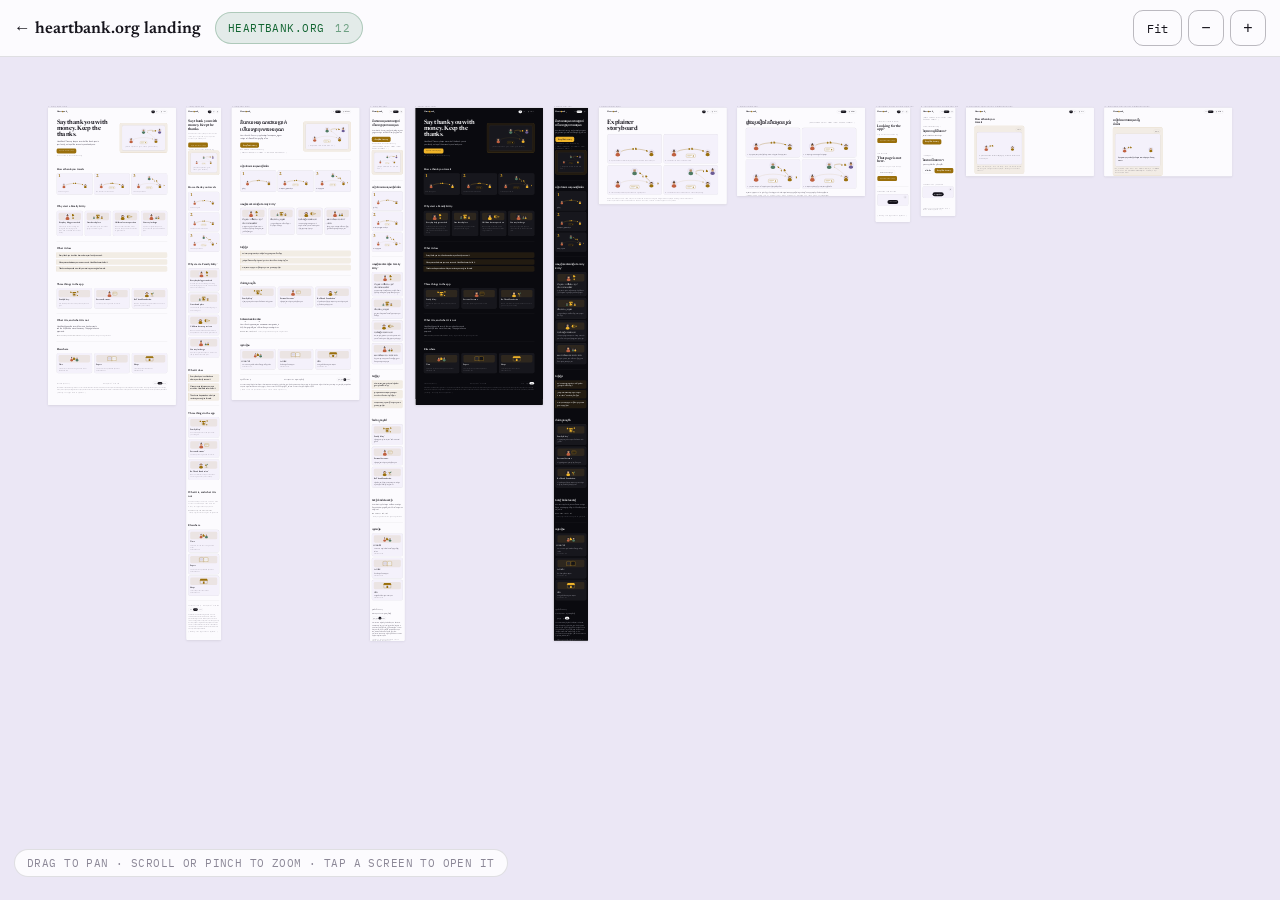
<file: wall.html>
<!doctype html>
<html lang="en">
<head>
<meta charset="utf-8">
<meta name="viewport" content="width=device-width,initial-scale=1">
<meta name="googlebot" content="noindex,nofollow">
<meta name="bingbot" content="noindex,nofollow">
<meta name="slurp" content="noindex,nofollow">
<meta name="yandex" content="noindex,nofollow">
<title>heartbank.org landing — the wall</title>
<meta name="theme-color" content="#15803d">
<link rel="stylesheet" href="https://fonts.googleapis.com/css2?family=Newsreader:opsz,wght@6..72,500;6..72,600&family=IBM+Plex+Sans:wght@400;500;600&family=IBM+Plex+Mono:wght@400;500&display=swap">
<style>
  :root{
    --bg:#fcfbfe; --surface:#f4f1fb; --surface-2:#ebe7f5;
    --line:rgba(20,16,30,0.12); --line-strong:rgba(20,16,30,0.28);
    --ink:#16141c; --ink-dim:#5b5766; --ink-faint:#8b8796;
    --accent:#15803d; --accent-soft:#106430; --accent-ink:#fff;
    --accent-wash:rgba(16,100,48,.10); --accent-edge:rgba(16,100,48,.25);
    --font-display:"Newsreader",Georgia,serif;
    --font-text:"IBM Plex Sans",ui-sans-serif,system-ui,sans-serif;
    --font-mono:"IBM Plex Mono",ui-monospace,Menlo,monospace;
  }
  @media (prefers-color-scheme:dark){:root:not([data-theme="light"]){
    --bg:#0a0a0f; --surface:#17171d; --surface-2:#1f1f27;
    --line:rgba(255,255,255,0.08); --line-strong:rgba(255,255,255,0.18);
    --ink:#f5f5f7; --ink-dim:#9b9ba5; --ink-faint:#6b6b76;
    --accent:#3fa564; --accent-soft:#96c6a8; --accent-ink:#08130c;
    --accent-wash:rgba(63,165,100,.14); --accent-edge:rgba(63,165,100,.32);
  }}
  *{box-sizing:border-box}
  [hidden]{display:none!important}
  html,body{margin:0;height:100%;overflow:hidden;background:var(--surface-2);
       color:var(--ink);font-family:var(--font-text)}
  header{position:fixed;inset:0 0 auto 0;z-index:5;display:flex;align-items:center;gap:14px;
       flex-wrap:wrap;padding:10px 14px;background:var(--bg);border-bottom:1px solid var(--line)}
  .home{font-family:var(--font-display);font-size:1.05rem;font-weight:600;color:inherit;text-decoration:none}
  .tabs{display:flex;gap:6px;flex-wrap:wrap}
  .tab{font-family:var(--font-mono);font-size:.7rem;letter-spacing:.04em;text-transform:uppercase;
       border:1px solid var(--line-strong);background:transparent;color:var(--ink-dim);
       border-radius:999px;padding:6px 12px;cursor:pointer;min-height:32px}
  .tab[aria-pressed="true"]{background:var(--accent-wash);border-color:var(--accent-edge);color:var(--accent-soft)}
  .tab .n{opacity:.55;margin-left:3px}
  .zoom{margin-left:auto;display:flex;gap:6px;align-items:center}
  .zoom button{width:36px;height:36px;border-radius:10px;border:1px solid var(--line-strong);
       background:transparent;color:var(--ink);font-size:1rem;cursor:pointer}
  .zoom .fit{width:auto;padding:0 13px;font-family:var(--font-mono);font-size:.72rem}
  #stage{position:fixed;inset:0;top:0;overflow:hidden;cursor:grab;touch-action:none}
  #stage.drag{cursor:grabbing}
  #world{position:absolute;left:0;top:0;transform-origin:0 0;will-change:transform}
  /* NO overflow:hidden here — it clips the caption, which sits above the frame.
     The iframe does its own corner clipping instead. */
  .frame{position:absolute;display:block;text-decoration:none;color:inherit;
       background:var(--bg);border:1px solid var(--line);border-radius:10px;
       box-shadow:0 8px 28px rgba(20,16,30,.10)}
  .frame .cap{position:absolute;left:0;top:-26px;font-family:var(--font-mono);font-size:12px;
       letter-spacing:.03em;color:var(--ink-dim);white-space:nowrap}
  .frame iframe{border:0;display:block;pointer-events:none;background:var(--bg);border-radius:9px}
  .note{position:absolute;background:#fdf3c7;color:#3b3320;border-radius:8px;padding:12px 14px;
       font-size:13px;line-height:1.5;box-shadow:0 6px 18px rgba(20,16,30,.14);white-space:pre-wrap}
  .hint{position:fixed;left:14px;bottom:12px;z-index:5;font-family:var(--font-mono);font-size:.66rem;
       letter-spacing:.04em;text-transform:uppercase;color:var(--ink-faint);
       background:var(--bg);border:1px solid var(--line);border-radius:999px;padding:6px 12px}
</style>
<script src="./analytics.js?v=28036868"></script>
</head>
<body>
<header>
  <a class="home" href="./">&#8592; heartbank.org landing</a>
  <div class="tabs"><button class="tab" data-page="page-1">heartbank.org <span class="n">12</span></button></div>
  <div class="zoom">
    <button class="fit" id="fit">Fit</button>
    <button id="out" aria-label="Zoom out">&#8722;</button>
    <button id="in" aria-label="Zoom in">+</button>
  </div>
</header>
<div id="stage"><div id="world"><div class="page" data-page="page-1" hidden><a class="frame" href="LandingEnDesktop.html?v=6be7d524" target="_blank" style="left:0px;top:0px;width:1440px;height:3352px"><span class="cap">1 · Landing, English, desktop</span><iframe data-src="LandingEnDesktop.html?v=6be7d524" width="1440" height="3352" loading="lazy" title="1 · Landing, English, desktop" scrolling="no"></iframe></a><a class="frame" href="LandingEnPhone.html?v=ba71ead0" target="_blank" style="left:1560px;top:0px;width:390px;height:6002px"><span class="cap">2 · Landing, English, phone</span><iframe data-src="LandingEnPhone.html?v=ba71ead0" width="390" height="6002" loading="lazy" title="2 · Landing, English, phone" scrolling="no"></iframe></a><a class="frame" href="LandingKmDesktop.html?v=3205dc69" target="_blank" style="left:2070px;top:0px;width:1440px;height:3296px"><span class="cap">3 · Landing, Khmer, desktop</span><iframe data-src="LandingKmDesktop.html?v=3205dc69" width="1440" height="3296" loading="lazy" title="3 · Landing, Khmer, desktop" scrolling="no"></iframe></a><a class="frame" href="LandingKmPhone.html?v=940340db" target="_blank" style="left:3630px;top:0px;width:390px;height:6009px"><span class="cap">4 · Landing, Khmer, phone</span><iframe data-src="LandingKmPhone.html?v=940340db" width="390" height="6009" loading="lazy" title="4 · Landing, Khmer, phone" scrolling="no"></iframe></a><a class="frame" href="LandingEnDark.html?v=9dada7a8" target="_blank" style="left:4140px;top:0px;width:1440px;height:3352px"><span class="cap">5 · Dark pass, English, desktop</span><iframe data-src="LandingEnDark.html?v=9dada7a8" width="1440" height="3352" loading="lazy" title="5 · Dark pass, English, desktop" scrolling="no"></iframe></a><a class="frame" href="LandingKmDarkPhone.html?v=b06753ea" target="_blank" style="left:5700px;top:0px;width:390px;height:6009px"><span class="cap">6 · Dark pass, Khmer, phone</span><iframe data-src="LandingKmDarkPhone.html?v=b06753ea" width="390" height="6009" loading="lazy" title="6 · Dark pass, Khmer, phone" scrolling="no"></iframe></a><a class="frame" href="ExplainerStoryboard.html?v=6aac579e" target="_blank" style="left:6210px;top:0px;width:1440px;height:1088px"><span class="cap">7 · Explainer storyboard, English</span><iframe data-src="ExplainerStoryboard.html?v=6aac579e" width="1440" height="1088" loading="lazy" title="7 · Explainer storyboard, English" scrolling="no"></iframe></a><a class="frame" href="ExplainerStoryboardKm.html?v=0a5765d0" target="_blank" style="left:7770px;top:0px;width:1440px;height:996px"><span class="cap">8 · Explainer storyboard, Khmer</span><iframe data-src="ExplainerStoryboardKm.html?v=0a5765d0" width="1440" height="996" loading="lazy" title="8 · Explainer storyboard, Khmer" scrolling="no"></iframe></a><a class="frame" href="StatesEn.html?v=c3200e54" target="_blank" style="left:9330px;top:0px;width:390px;height:1286px"><span class="cap">9 · Login signpost, not found, link copied, English, phone</span><iframe data-src="StatesEn.html?v=c3200e54" width="390" height="1286" loading="lazy" title="9 · Login signpost, not found, link copied, English, phone" scrolling="no"></iframe></a><a class="frame" href="StatesKm.html?v=06a9e818" target="_blank" style="left:9840px;top:0px;width:390px;height:1220px"><span class="cap">10 · Login signpost, not found, link copied, Khmer, phone</span><iframe data-src="StatesKm.html?v=06a9e818" width="390" height="1220" loading="lazy" title="10 · Login signpost, not found, link copied, Khmer, phone" scrolling="no"></iframe></a><a class="frame" href="Explainer.html?v=9411993f" target="_blank" style="left:10350px;top:0px;width:1440px;height:772px"><span class="cap">11 · Motion explainer, English (plays once; ?t=SECONDS shows any frame)</span><iframe data-src="Explainer.html?v=9411993f" width="1440" height="772" loading="lazy" title="11 · Motion explainer, English (plays once; ?t=SECONDS shows any frame)" scrolling="no"></iframe></a><a class="frame" href="ExplainerKm.html?v=1f380c17" target="_blank" style="left:11910px;top:0px;width:1440px;height:773px"><span class="cap">12 · Motion explainer, Khmer (plays once; ?t=SECONDS shows any frame)</span><iframe data-src="ExplainerKm.html?v=1f380c17" width="1440" height="773" loading="lazy" title="12 · Motion explainer, Khmer (plays once; ?t=SECONDS shows any frame)" scrolling="no"></iframe></a></div></div></div>
<p class="hint">Drag to pan &#183; scroll or pinch to zoom &#183; tap a screen to open it</p>
<script>
(function(){
  var stage=document.getElementById('stage'), world=document.getElementById('world');
  var tabs=[].slice.call(document.querySelectorAll('.tab'));
  var s=1, tx=0, ty=0, active=null;
  function apply(){ world.style.transform='translate('+tx+'px,'+ty+'px) scale('+s+')'; }
  function head(){ return document.querySelector('header').offsetHeight; }
  function boxOf(page){
    var els=[].slice.call(page.children), b={x1:1e9,y1:1e9,x2:-1e9,y2:-1e9};
    els.forEach(function(el){
      var x=parseFloat(el.style.left)||0, y=parseFloat(el.style.top)||0;
      var w=parseFloat(el.style.width)||240, h=parseFloat(el.style.height)||el.offsetHeight||120;
      b.x1=Math.min(b.x1,x); b.y1=Math.min(b.y1,y-30); b.x2=Math.max(b.x2,x+w); b.y2=Math.max(b.y2,y+h);
    });
    return b;
  }
  function fit(){
    if(!active) return;
    var b=boxOf(active), pad=48, top=head();
    var vw=window.innerWidth-pad*2, vh=window.innerHeight-top-pad*2;
    s=Math.min(vw/Math.max(1,b.x2-b.x1), vh/Math.max(1,b.y2-b.y1), 1);
    tx=pad-b.x1*s + Math.max(0,(vw-(b.x2-b.x1)*s))/2;
    ty=top+pad-b.y1*s;
    apply();
  }
  function show(id){
    [].slice.call(document.querySelectorAll('.page')).forEach(function(p){
      var on=p.getAttribute('data-page')===id; p.hidden=!on; if(on) active=p;
    });
    tabs.forEach(function(t){ t.setAttribute('aria-pressed', String(t.getAttribute('data-page')===id)); });
    // load this page's frames once it is shown
    [].slice.call(active.querySelectorAll('iframe[data-src]')).forEach(function(f){
      f.src=f.getAttribute('data-src'); f.removeAttribute('data-src');
    });
    fit();
  }
  tabs.forEach(function(t){ t.addEventListener('click', function(){ show(t.getAttribute('data-page')); }); });
  document.getElementById('fit').addEventListener('click', fit);
  function zoomAt(f, cx, cy){
    var ns=Math.min(3, Math.max(0.06, s*f));
    tx=cx-(cx-tx)*(ns/s); ty=cy-(cy-ty)*(ns/s); s=ns; apply();
  }
  document.getElementById('in').addEventListener('click', function(){ zoomAt(1.25, innerWidth/2, innerHeight/2); });
  document.getElementById('out').addEventListener('click', function(){ zoomAt(0.8, innerWidth/2, innerHeight/2); });
  stage.addEventListener('wheel', function(e){
    e.preventDefault();
    if(e.ctrlKey||e.metaKey) zoomAt(Math.pow(0.995,e.deltaY), e.clientX, e.clientY);
    else { tx-=e.deltaX; ty-=e.deltaY; apply(); }
  }, {passive:false});
  var pts={}, last=null, moved=false;
  stage.addEventListener('pointerdown', function(e){
    pts[e.pointerId]={x:e.clientX,y:e.clientY}; moved=false;
    stage.setPointerCapture(e.pointerId); stage.classList.add('drag');
  });
  stage.addEventListener('pointermove', function(e){
    if(!pts[e.pointerId]) return;
    var ids=Object.keys(pts);
    var prev=pts[e.pointerId]; pts[e.pointerId]={x:e.clientX,y:e.clientY};
    if(ids.length===1){
      tx+=e.clientX-prev.x; ty+=e.clientY-prev.y;
      if(Math.abs(e.clientX-prev.x)+Math.abs(e.clientY-prev.y)>2) moved=true;
      apply();
    } else if(ids.length===2){
      var a=pts[ids[0]], b=pts[ids[1]];
      var dist=Math.hypot(a.x-b.x,a.y-b.y);
      if(last) zoomAt(dist/last, (a.x+b.x)/2, (a.y+b.y)/2);
      last=dist; moved=true;
    }
  });
  function up(e){ delete pts[e.pointerId]; if(!Object.keys(pts).length){ last=null; stage.classList.remove('drag'); } }
  stage.addEventListener('pointerup', up); stage.addEventListener('pointercancel', up);
  // a pan must not count as a tap on a frame
  stage.addEventListener('click', function(e){ if(moved){ e.preventDefault(); e.stopPropagation(); } }, true);
  window.addEventListener('resize', fit);
  show(tabs[0].getAttribute('data-page'));
})();
</script>
</body>
</html>
</file>
<file: board.css>
:root{
  --bg:#fcfbfe; --surface:#f4f1fb; --surface-2:#ebe7f5; --line:rgba(20,16,30,0.12); --line-strong:rgba(20,16,30,0.28);
  --ink:#16141c; --ink-dim:#5b5766; --beat-duration:1.5s; --beat-delay:0s;
  /* this surface's own: the domain's accent (the layer declares it per site) */
  --accent:#9a6f0b; --accent-ink:#ffffff; --wash:rgba(154,111,11,.10); --edge:rgba(154,111,11,.28);
  --font-display:"Newsreader",Georgia,serif; --font-text:"IBM Plex Sans",ui-sans-serif,system-ui,sans-serif;
  --font-mono:"IBM Plex Mono",ui-monospace,Menlo,monospace; --font-khmer:"Noto Sans Khmer",sans-serif;
  --r-card:1.25rem; --r-control:1rem; --r-pill:999px;
}
[data-theme="dark"]{
  --bg:#0a0a0f; --surface:#17171d; --surface-2:#1f1f27; --line:rgba(255,255,255,0.08); --line-strong:rgba(255,255,255,0.18);
  --ink:#f5f5f7; --ink-dim:#9b9ba5;
  --accent:#f0b429; --accent-ink:#16141c; --wash:rgba(240,180,41,.10); --edge:rgba(240,180,41,.32);
}
*{box-sizing:border-box}
html,body{margin:0}
body{background:var(--bg);color:var(--ink);font-family:var(--font-text);font-size:16px;line-height:1.6;-webkit-font-smoothing:antialiased}
.km{font-family:var(--font-khmer),var(--font-text);line-height:1.7}
.board{width:var(--w);margin:0 auto;padding:0 var(--pad);background:var(--bg)}
.desk{--w:1440px;--pad:96px} .phone{--w:390px;--pad:20px}
header{display:flex;align-items:center;justify-content:space-between;padding:26px 0;gap:12px}
.wordmark{font-family:var(--font-display);font-weight:600;font-size:1.5rem;white-space:nowrap;letter-spacing:-.01em;
  --emblem-cap:.66em;--emblem-size:calc(var(--emblem-cap)*1.1);--emblem-box:calc(var(--emblem-size)/.7534)}
.wordmark svg{width:var(--emblem-box);height:var(--emblem-box);color:var(--accent);vertical-align:baseline;
  margin-top:calc(var(--emblem-box)*-.09312);margin-bottom:calc(var(--emblem-box)*-.15333);
  margin-left:calc(var(--emblem-box)*-.15343 + 1px);margin-right:calc(var(--emblem-box)*-.09312 - 1px)}
.wordmark sup{font-size:.72em;font-weight:500;vertical-align:-.27em;margin-left:.05em;line-height:0}
.tools{display:flex;gap:8px;align-items:center}
.seg{display:inline-flex;border:1px solid var(--line-strong);border-radius:var(--r-pill);padding:3px;font-size:.8rem}
.seg span{padding:5px 12px;border-radius:var(--r-pill);color:var(--ink-dim)}
.seg span.on{background:var(--ink);color:var(--bg)}
h1{font-family:var(--font-display);font-weight:600;letter-spacing:-.022em;line-height:1.05;margin:0}
.desk h1{font-size:4.2rem;max-width:15ch} .phone h1{font-size:2.5rem}
.km h1,h1.km{letter-spacing:0;line-height:1.35} .desk h1.km{font-size:3.3rem;max-width:18ch} .phone h1.km{font-size:2rem}
h2{font-family:var(--font-display);font-weight:600;font-size:1.9rem;letter-spacing:-.01em;margin:0 0 20px}
h2.km{font-size:1.7rem;letter-spacing:0}
.lede{color:var(--ink-dim);font-size:1.2rem;max-width:44ch;margin:22px 0 0}
.phone .lede{font-size:1.05rem}
.btn{display:inline-block;background:var(--accent);color:var(--accent-ink);border-radius:var(--r-control);padding:15px 28px;font-weight:600;font-size:1.05rem}
.note{color:var(--ink-dim);font-family:var(--font-mono);font-size:.8rem;margin:12px 0 0}
section{padding:56px 0;border-top:1px solid var(--line)}
.intro{padding:40px 0 64px;border:0}
.desk .intro{display:grid;grid-template-columns:1.1fr .9fr;gap:56px;align-items:center}
.intro .art{border:1px solid var(--edge);background:var(--wash);border-radius:var(--r-card);padding:24px}
.poster{border:1px solid var(--line);background:var(--surface);border-radius:var(--r-card);padding:28px;display:flex;flex-direction:column;gap:20px}
.poster svg{width:100%;height:auto;display:block}
.steps{display:grid;gap:14px}.desk .steps{grid-template-columns:repeat(3,1fr)}
.step{position:relative;font-size:1.05rem;color:var(--ink-dim);border:1px solid var(--line);border-radius:var(--r-card);background:var(--surface);padding:18px 18px 22px}
.step svg{width:100%;height:auto;display:block;margin-bottom:10px}
.step b{position:absolute;top:12px;left:18px;color:var(--accent);font-family:var(--font-display);font-weight:600;font-size:3rem;line-height:1}
.foot-row{display:flex;justify-content:space-between;align-items:center;gap:16px;flex-wrap:wrap;margin:0 0 22px}
.foot-row p{margin:0}
.who{font-size:1rem}
.cols{display:grid;gap:16px}.desk .cols{grid-template-columns:repeat(3,1fr);gap:24px}.desk .cols4{grid-template-columns:repeat(4,1fr);gap:20px}
.nw{white-space:nowrap}
.sm{font-size:.45em;font-weight:500;vertical-align:.75em;margin-left:.05em;line-height:0}
.spot{width:100%;height:84px;display:block;margin:0 0 14px;background:var(--wash);border-radius:var(--r-control)}
.stl{font-family:var(--font-mono);font-size:.75rem;letter-spacing:.06em;text-transform:uppercase;color:var(--ink-dim);margin:0 0 14px}
.btn2{display:inline-block;border:1px solid var(--line-strong);border-radius:var(--r-control);padding:14px 24px;font-weight:600}
.toast{display:inline-block;background:var(--ink);color:var(--bg);border-radius:var(--r-pill);padding:10px 20px;font-weight:500}
.share{display:inline-flex;align-items:center;gap:7px;border:1px solid var(--line-strong);border-radius:var(--r-pill);padding:6px 13px;font-size:.85rem;color:var(--ink)}
.share svg{width:16px;height:16px;flex:none}
.phone .share{padding:7px 9px}.phone .share .lbl{display:none}
.card{border:1px solid var(--line);border-radius:var(--r-card);padding:22px;background:var(--surface)}
.card h3{font-family:var(--font-display);font-size:1.3rem;margin:0 0 6px;font-weight:600}
.card p{margin:0;color:var(--ink-dim)}
.ben{display:grid;gap:14px;margin:0;padding:0;list-style:none}
.ben li{padding:18px 20px;border-left:3px solid var(--accent);background:var(--wash);border-radius:0 var(--r-control) var(--r-control) 0;font-size:1.1rem}
.mono{font-family:var(--font-mono)}
.tag{display:inline-block;font-family:var(--font-mono);font-size:.72rem;letter-spacing:.06em;text-transform:uppercase;border:1px dashed var(--line-strong);border-radius:var(--r-pill);padding:3px 10px;color:var(--ink-dim)}
a.link{color:var(--accent);text-decoration:underline;text-underline-offset:3px}
footer{border-top:1px solid var(--line);padding:36px 0 56px;color:var(--ink-dim);font-size:.9rem}
footer p{margin:0 0 14px}
.sb{display:grid;gap:20px}.desk .sb{grid-template-columns:repeat(2,1fr)}
.sb figure{margin:0;border:1px solid var(--line);border-radius:var(--r-card);padding:16px;background:var(--surface)}
.sb figcaption{margin-top:10px;color:var(--ink-dim);font-size:.95rem}
</file>
